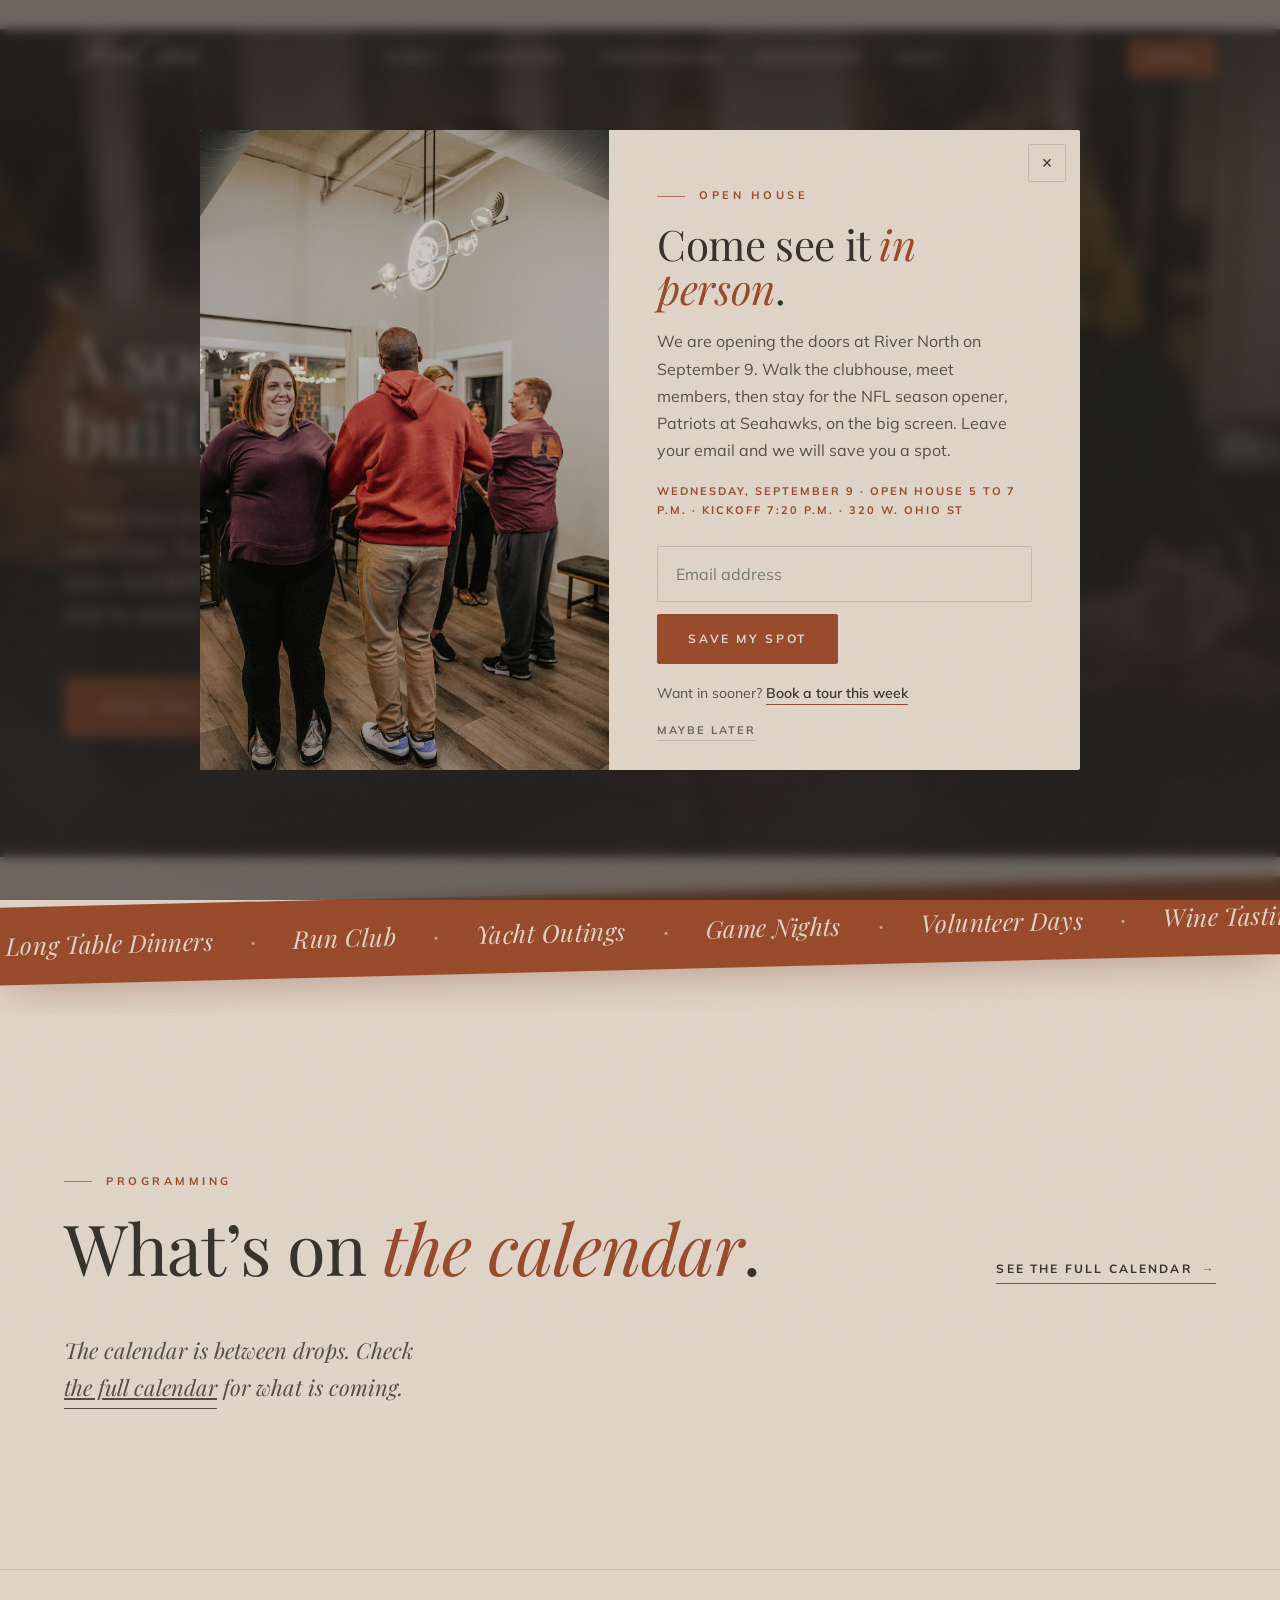
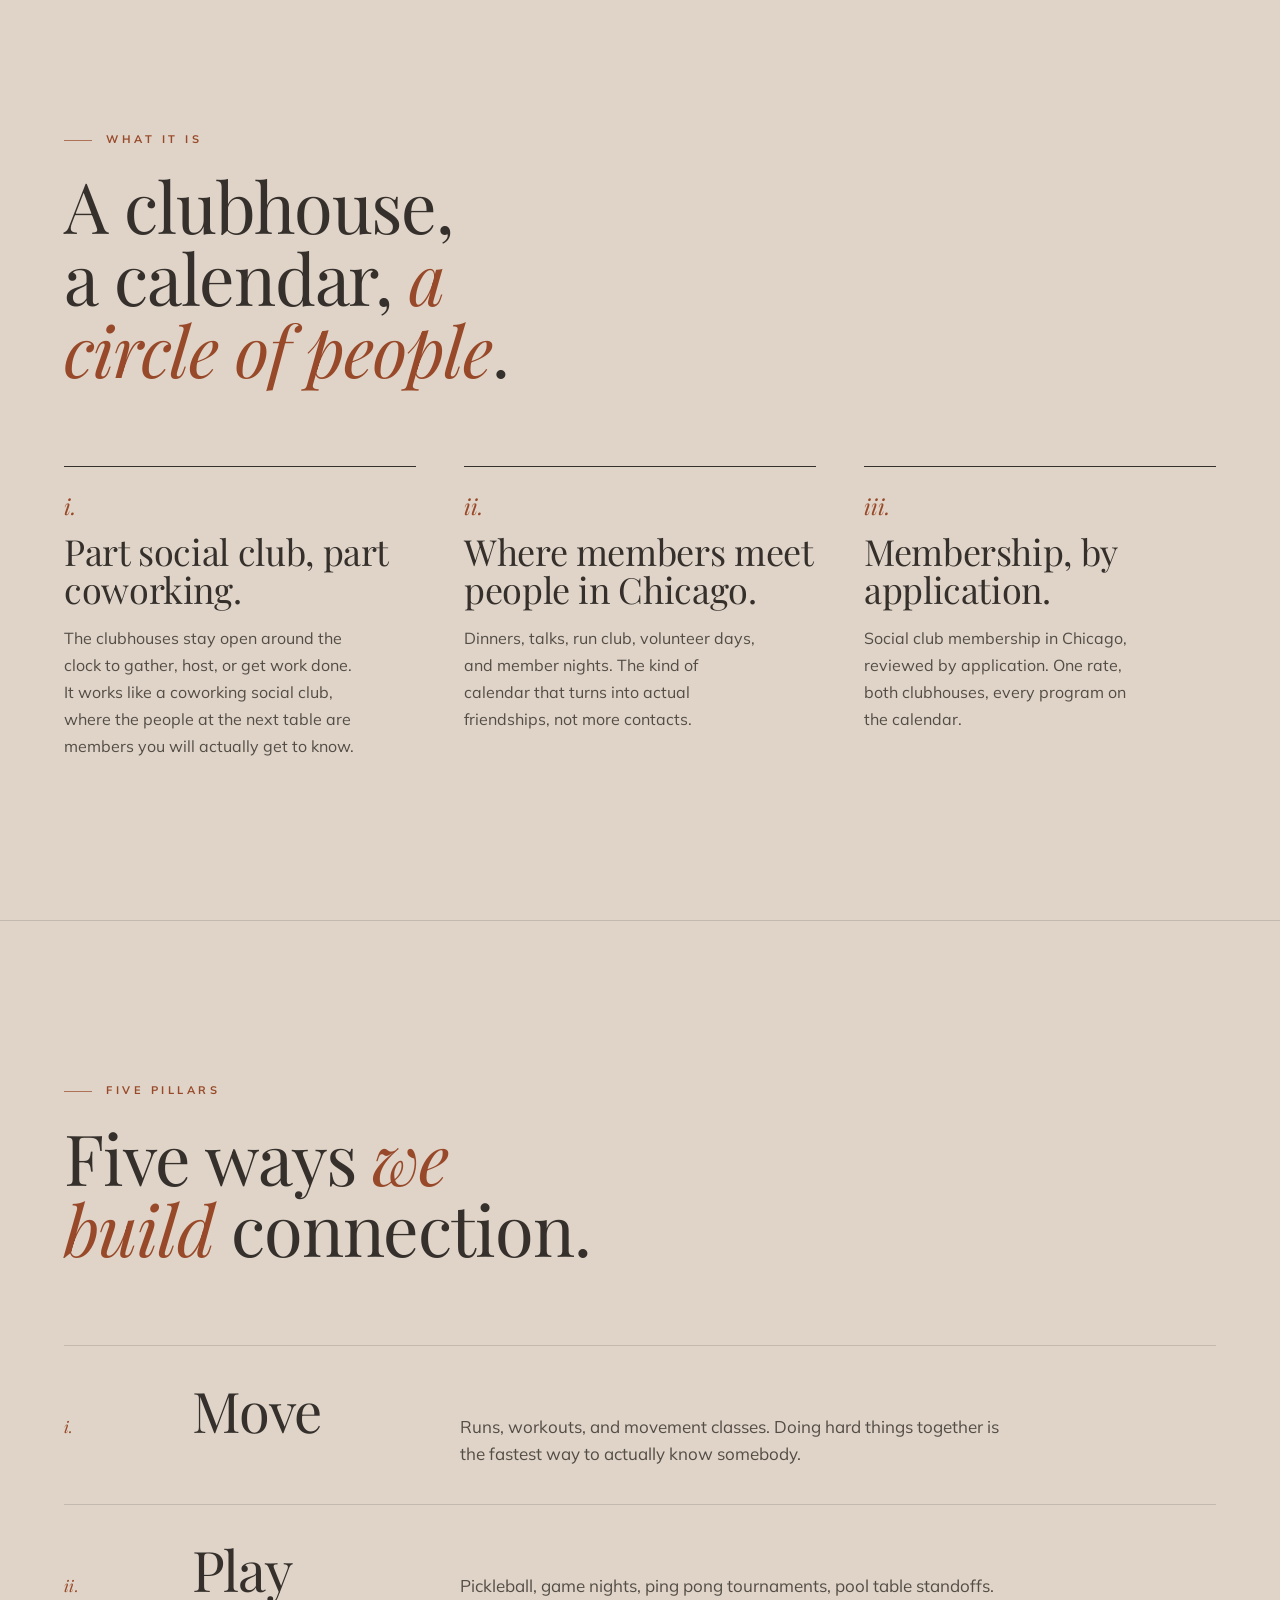
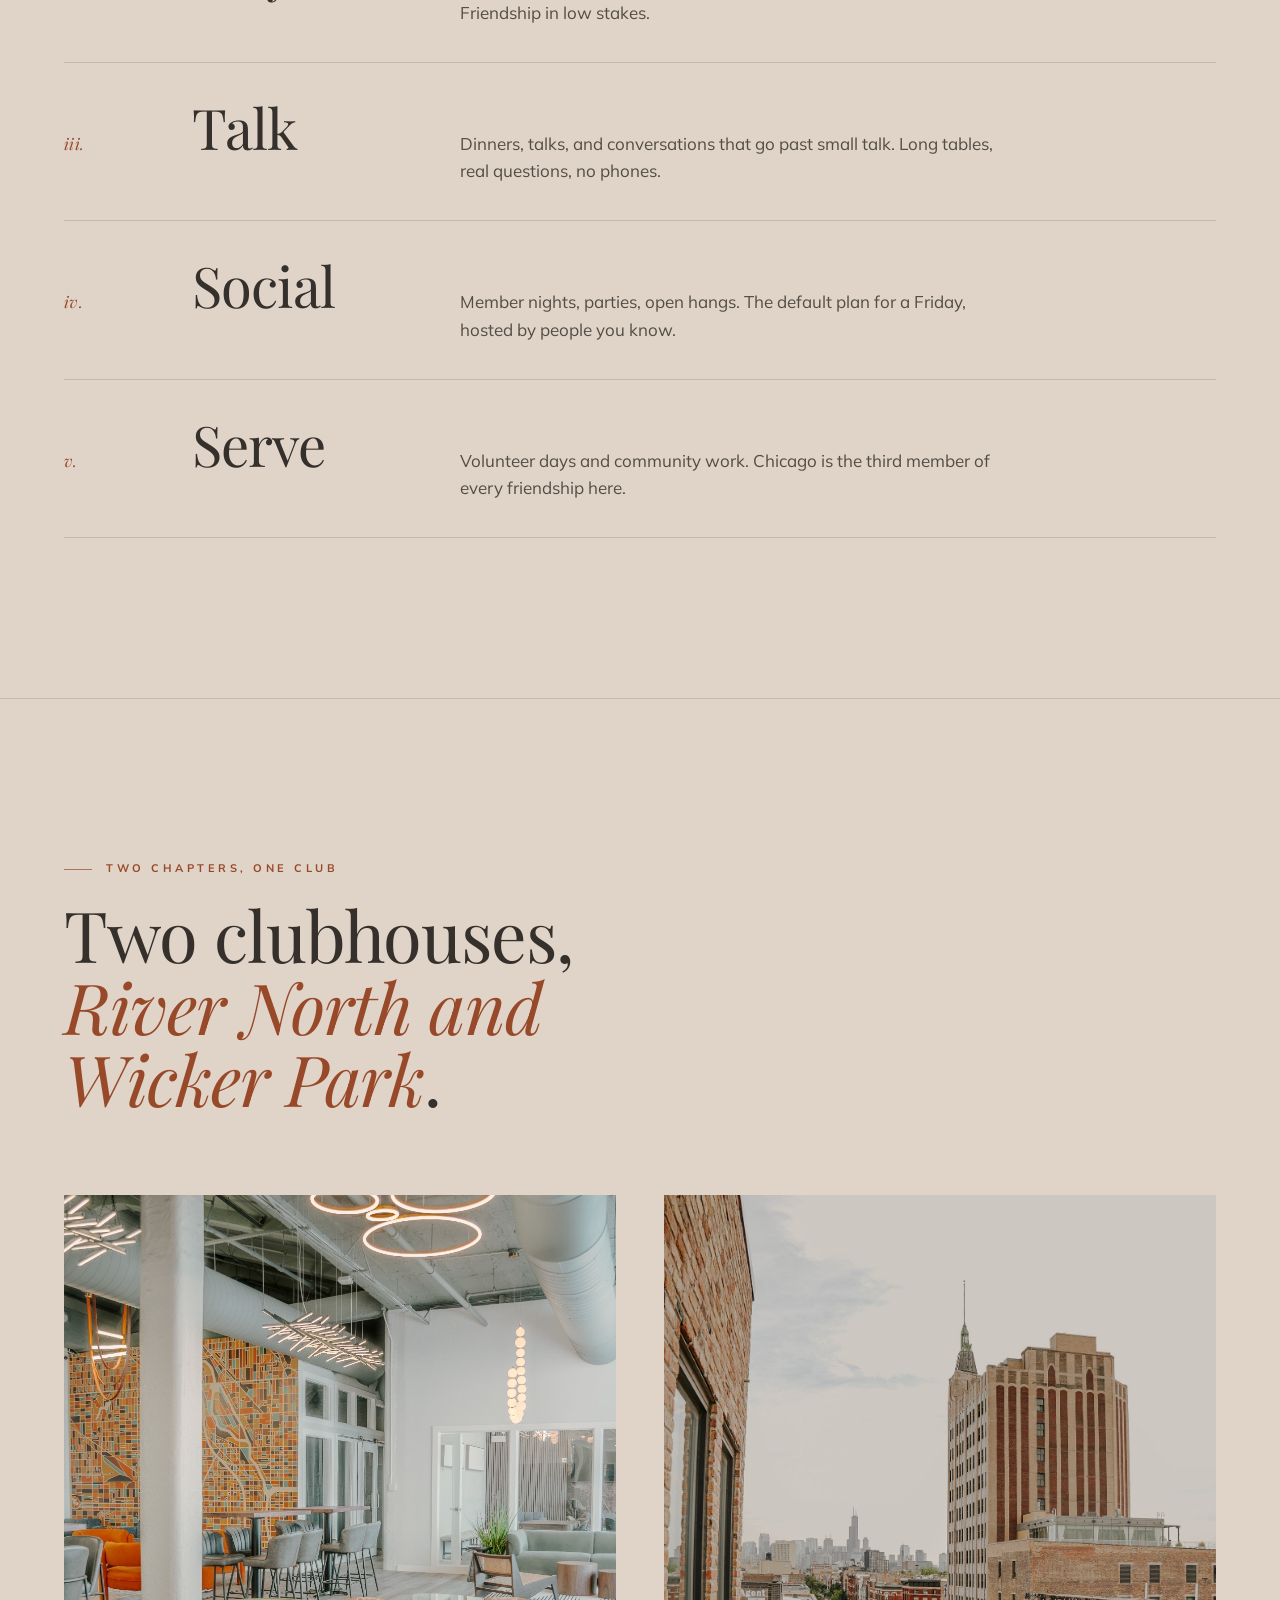
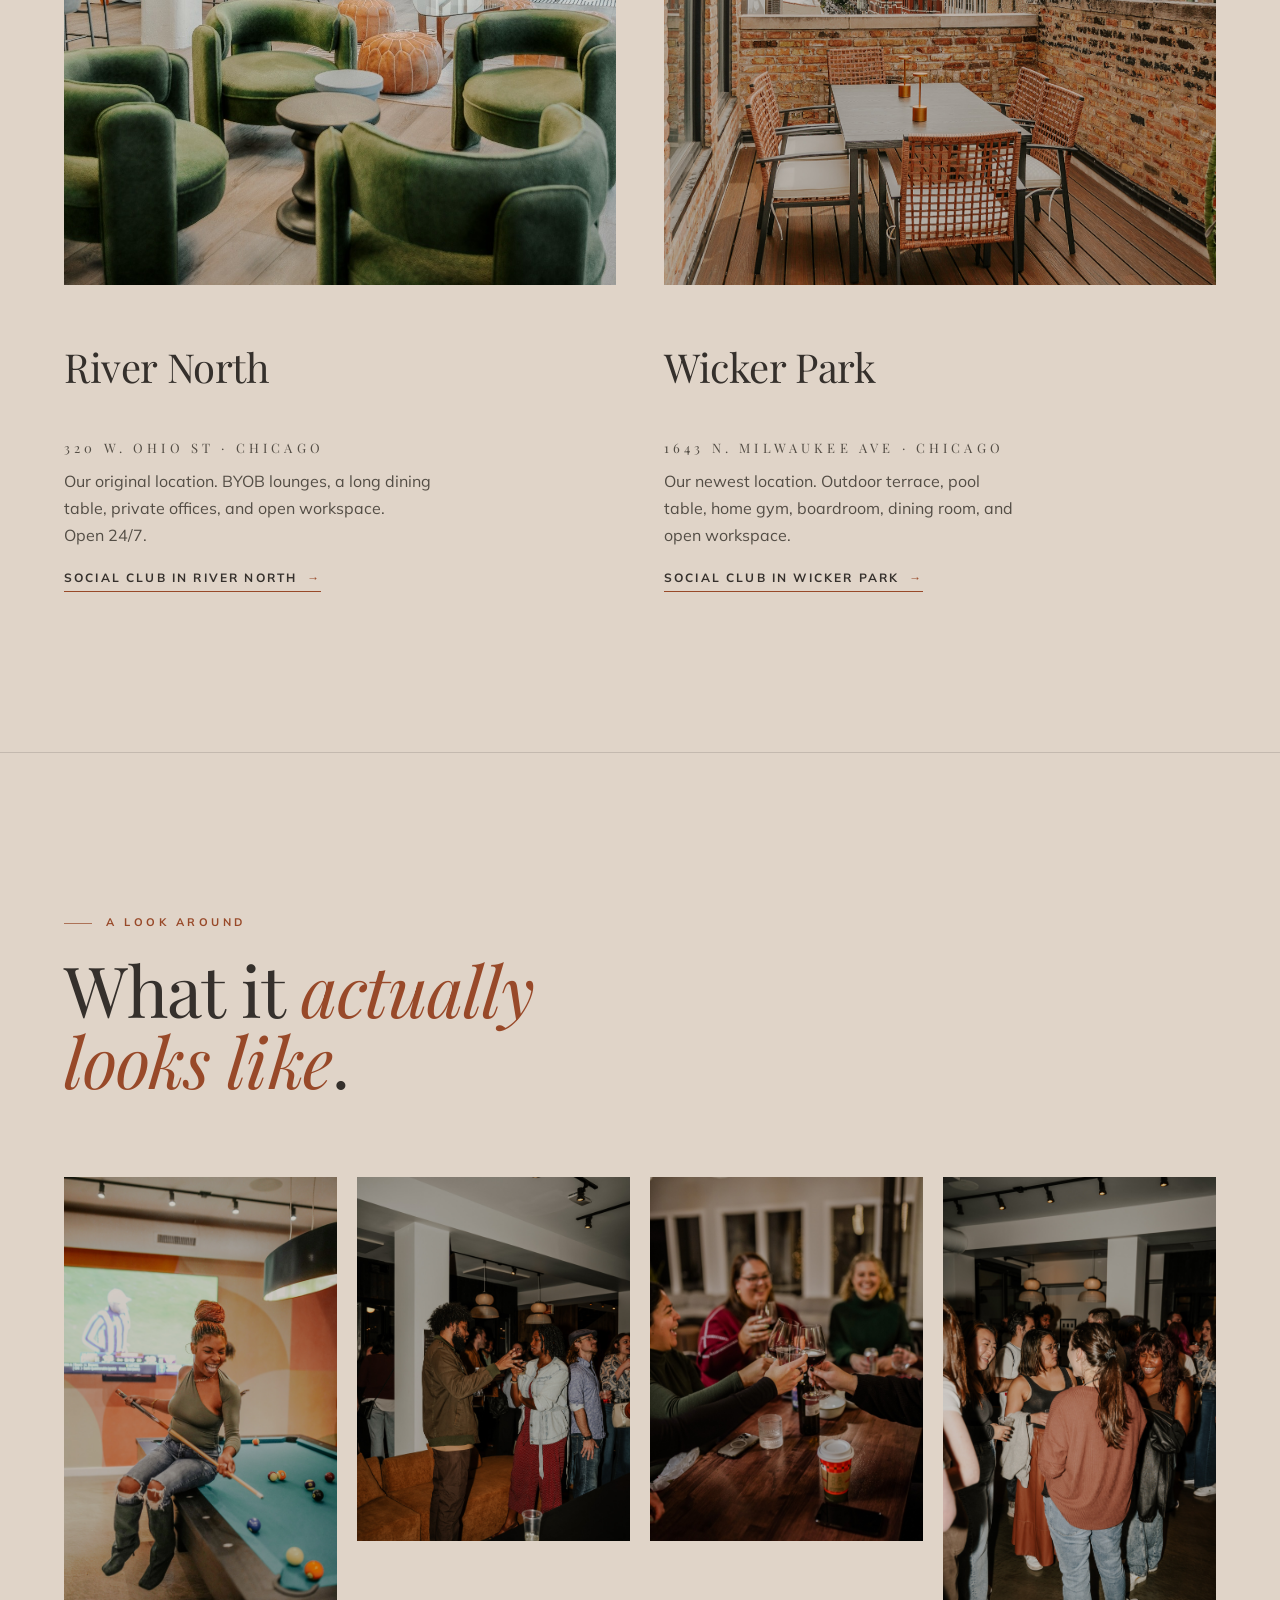
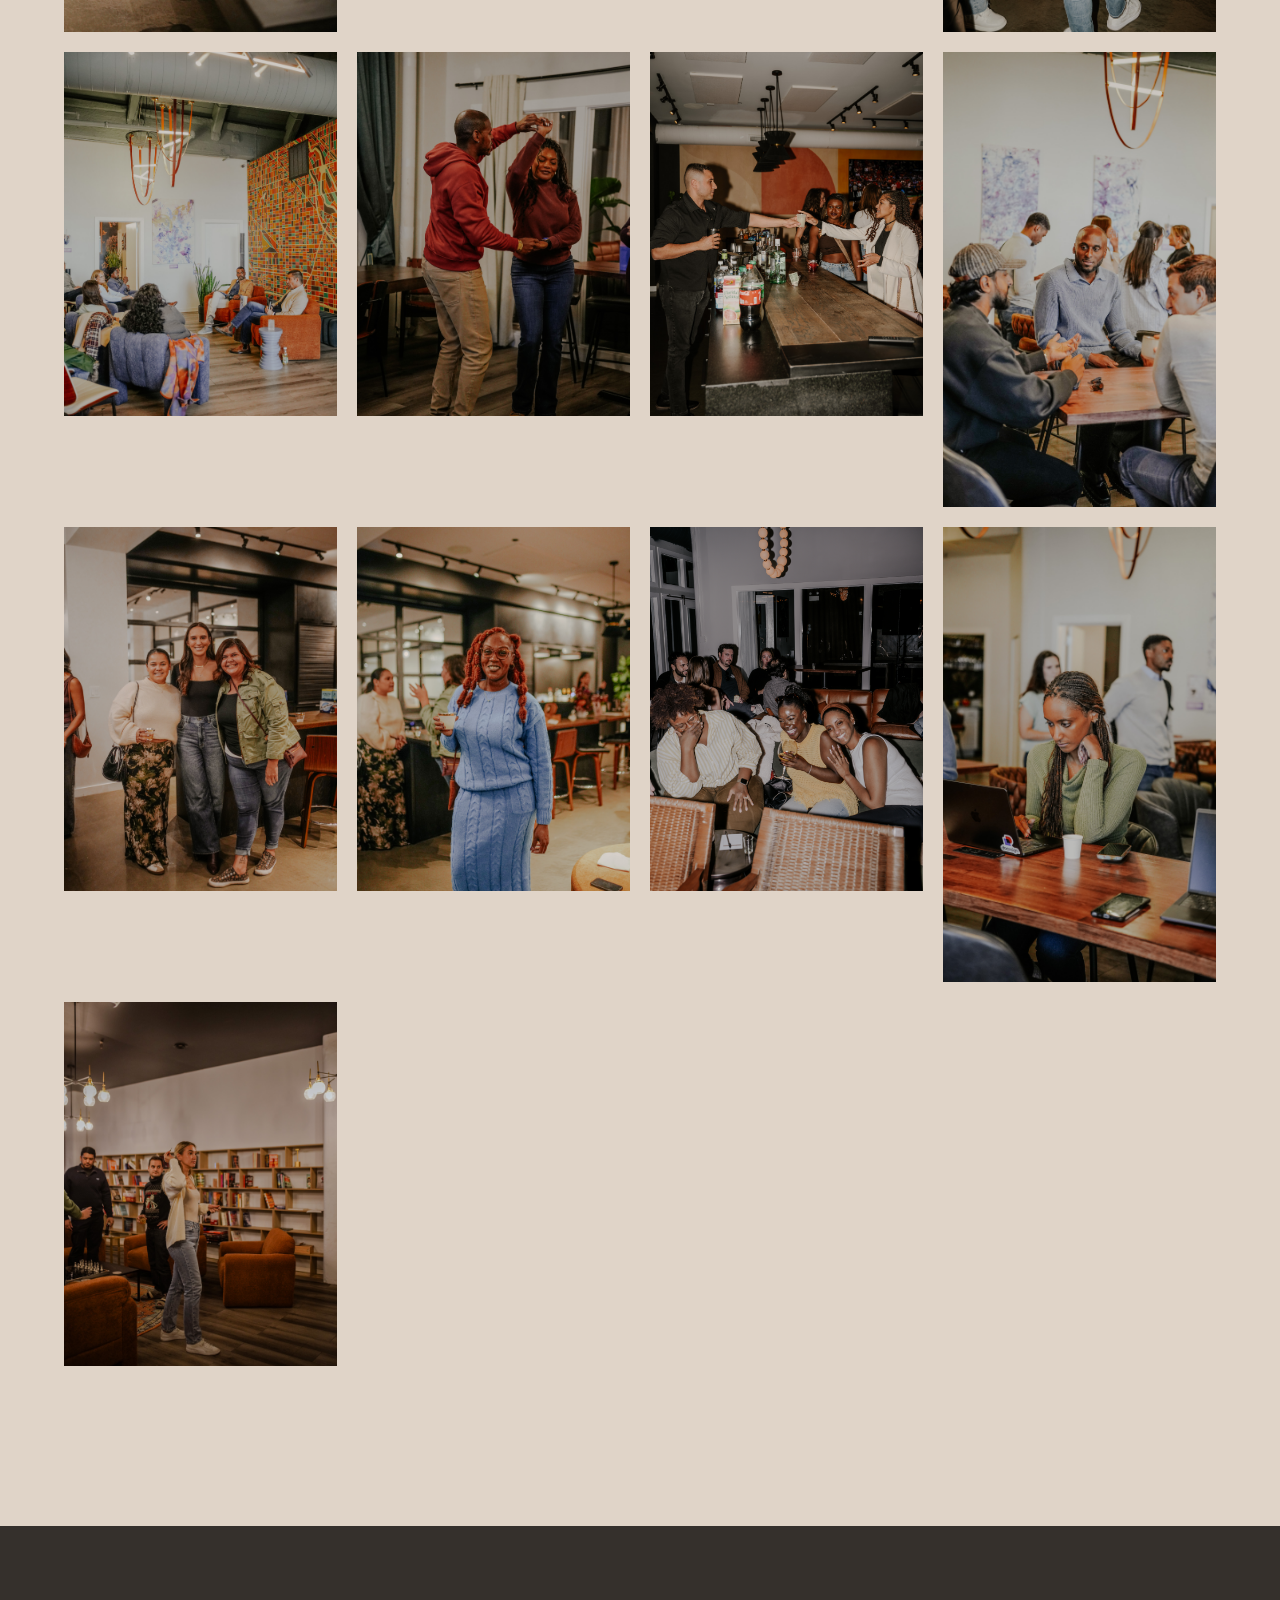
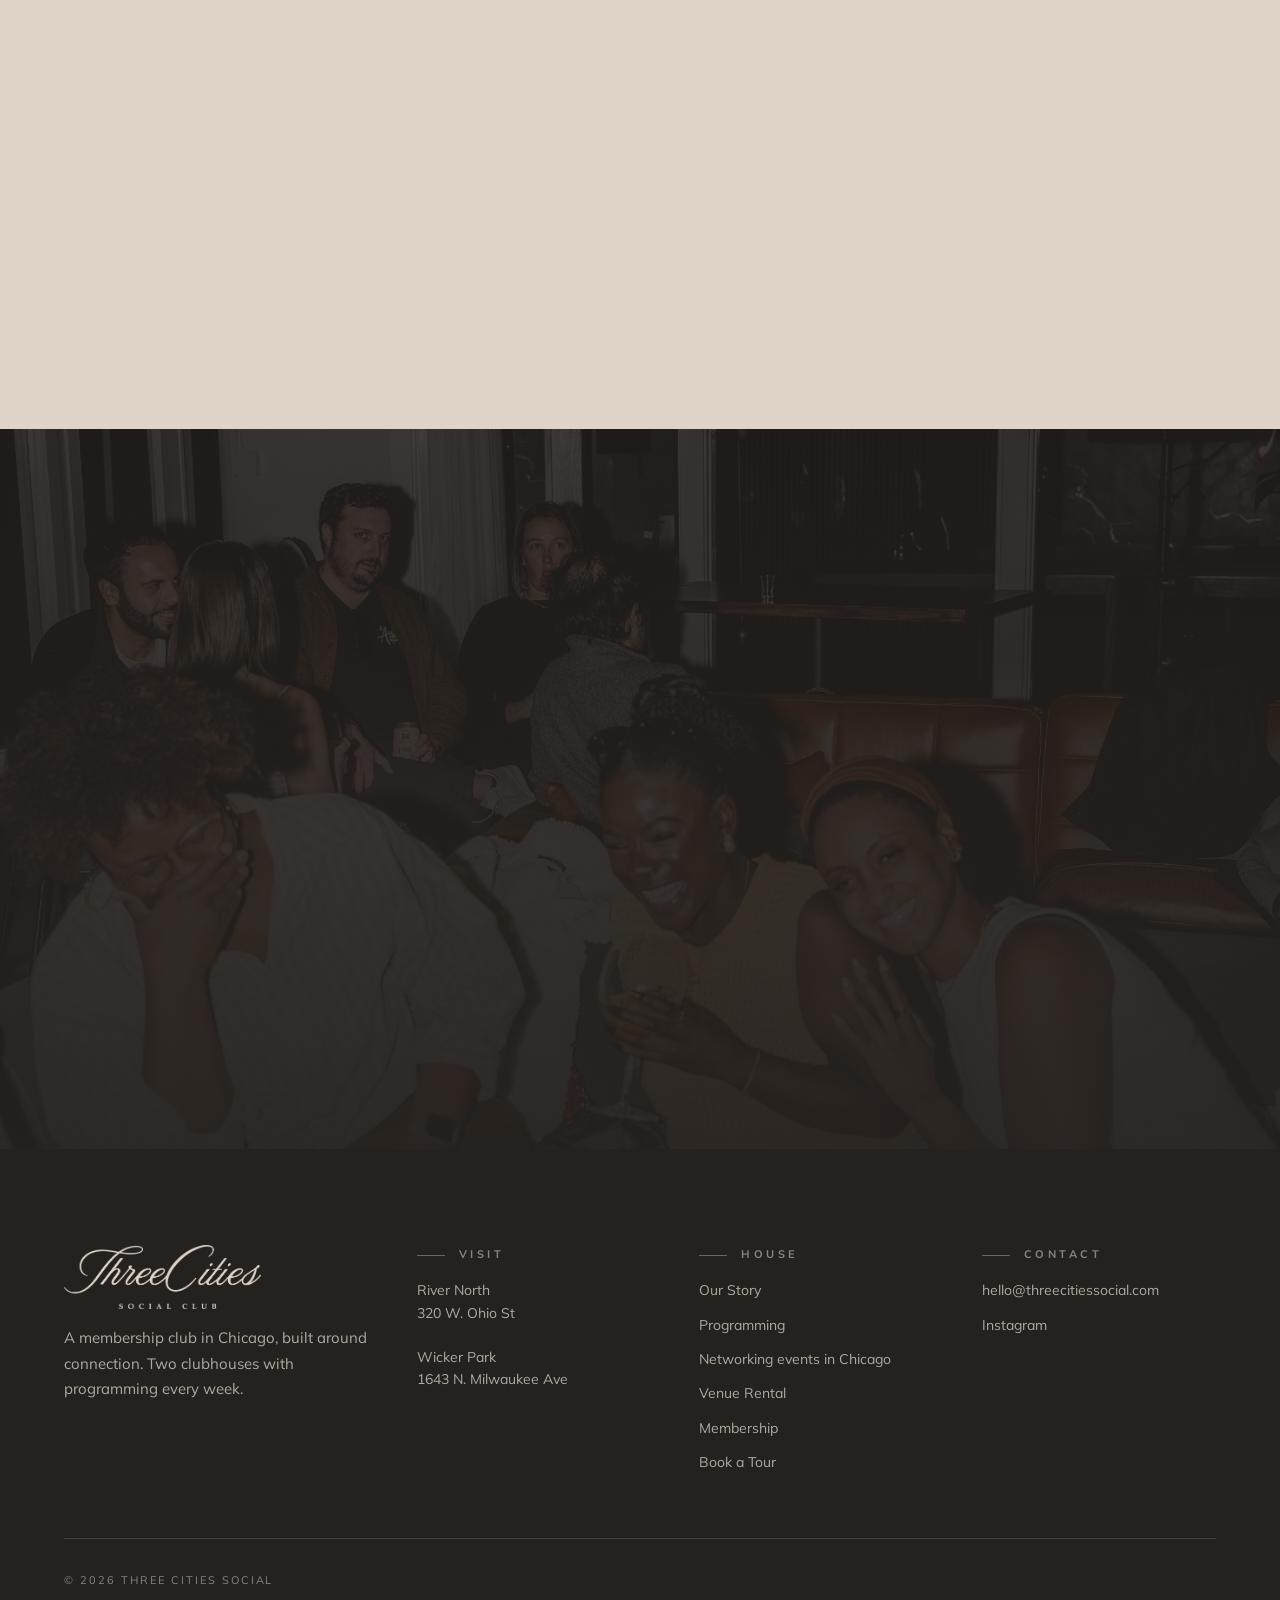
<file: site/index.html>
<!doctype html>
<html lang="en">
<head>
<meta charset="utf-8" />
<meta name="viewport" content="width=device-width, initial-scale=1, viewport-fit=cover" />
<title>Three Cities Social | A Social Club in Chicago for Real Friends</title>
<meta name="description" content="Three Cities Social is a social club in Chicago built around connection. Two clubhouses in River North and Wicker Park, programming every week. Apply to join." />
<!-- SEO -->
<link rel="canonical" href="https://threecitiessocial.com/" />
<meta property="og:type" content="website" />
<meta property="og:site_name" content="Three Cities Social" />
<meta property="og:url" content="https://threecitiessocial.com/" />
<meta property="og:title" content="Three Cities Social | A Social Club in Chicago for Real Friends" />
<meta property="og:description" content="Three Cities Social is a social club in Chicago built around connection. Two clubhouses in River North and Wicker Park, programming every week. Apply to join." />
<meta property="og:image" content="https://threecitiessocial.com/uploads/TC%20Nov%20Event-43.jpg" />
<meta name="twitter:card" content="summary_large_image" />
<meta name="twitter:title" content="Three Cities Social. A Membership Club in Chicago." />
<meta name="twitter:description" content="A community for adults who want real friends in Chicago. Two clubhouses, programming every week. Apply for membership." />
<meta name="twitter:image" content="https://threecitiessocial.com/uploads/TC%20Nov%20Event-43.jpg" />


<link rel="icon" type="image/png" href="../assets/icons/mark-black.png" />
<link rel="apple-touch-icon" href="../assets/icons/mark-black.png" />
<link rel="preconnect" href="https://fonts.googleapis.com" />
<link rel="preconnect" href="https://fonts.gstatic.com" crossorigin />
<link href="https://fonts.googleapis.com/css2?family=Playfair+Display:ital,wght@0,400;0,500;0,600;0,700;0,800;1,400;1,500&family=Mulish:wght@300;400;500;600;700;800&display=swap" rel="stylesheet" />
<link rel="stylesheet" href="styles.css" />

<style>
/* ====== Page-specific styles ====== */

/* Hero */
.hero {
  position: relative;
  min-height: 92svh;
  display: flex;
  isolation: isolate;
  overflow: hidden;
  background: var(--matte-black-deep);
  margin-top: -88px; /* slide hero up under the transparent nav */
}
.hero::before {
  content: "";
  position: absolute; top: 0; left: 0; right: 0;
  height: 140px;
  z-index: 3;
  pointer-events: none;
  background: linear-gradient(180deg, rgba(37,33,30,0.55) 0%, rgba(37,33,30,0) 100%);
}
.hero__media { position: absolute; inset: 0; z-index: 0; }
.hero__media img {
  position: absolute; inset: 0;
  width: 100%; height: 100%;
  object-fit: cover;
  object-position: center 35%;
  opacity: 0.85;
}
.hero__media::after {
  content: "";
  position: absolute; inset: 0;
  background:
    linear-gradient(180deg, rgba(37,33,30,0.30) 0%, rgba(37,33,30,0.20) 30%, rgba(37,33,30,0.78) 80%, rgba(37,33,30,0.96) 100%);
}
.hero__inner {
  position: relative;
  z-index: 2;
  width: 100%;
  display: flex; flex-direction: column; justify-content: flex-end;
  padding: 140px 22px 64px;
  max-width: var(--container);
  margin: 0 auto;
  color: var(--off-white);
}
@media (min-width: 720px)  { .hero__inner { padding: 180px 40px 96px; } }
@media (min-width: 1100px) { .hero__inner { padding: 200px 64px 120px; } }
.hero__eyebrow {
  font-family: var(--font-sans);
  font-weight: 700;
  font-size: 11px;
  letter-spacing: var(--tracking-widest);
  text-transform: uppercase;
  color: var(--off-white);
  display: inline-flex; align-items: center; gap: 14px;
  margin-bottom: 36px;
}
.hero__eyebrow::before {
  content: ""; width: 32px; height: 1px; background: var(--autumn-soft);
}
.hero__headline {
  color: var(--off-white);
  max-width: 22ch;
  font-size: clamp(40px, 5.5vw, 76px);
  line-height: 1.04;
}
.hero__headline em { color: var(--autumn-soft); font-style: italic; }
.hero__sub {
  margin-top: 36px;
  color: var(--fg-inverse-muted);
  max-width: 52ch;
  font-style: normal;
  font-family: var(--font-sans);
  font-weight: 400;
  font-size: clamp(17px, 1.7vw, 20px);
  line-height: 1.6;
}
.hero__actions {
  margin-top: 48px;
  display: flex; flex-wrap: wrap; gap: 14px;
  align-items: center;
}
.hero__caption {
  position: absolute;
  left: 22px; bottom: 24px;
  z-index: 3;
  font-size: 10px;
  letter-spacing: var(--tracking-wider);
  text-transform: uppercase;
  color: rgba(224,212,200,0.55);
  font-family: var(--font-sans);
  font-weight: 600;
  display: flex; align-items: center; gap: 12px;
}
@media (min-width: 720px) { .hero__caption { left: 40px; bottom: 32px; } }
.hero__caption::before {
  content: ""; width: 20px; height: 1px; background: rgba(224,212,200,0.4);
}

/* Story snippet */
.story-snippet {
  display: grid;
  grid-template-columns: 1fr;
  gap: 48px;
}
@media (min-width: 900px) {
  .story-snippet {
    grid-template-columns: 1fr 1.3fr;
    gap: 96px;
    align-items: start;
  }
}
.story-snippet__left { display: flex; flex-direction: column; gap: 24px; }
.story-snippet__right { display: flex; flex-direction: column; gap: 32px; }
.story-snippet__right p { font-size: 19px; line-height: 1.7; }
.story-snippet__right p + p { margin-top: 6px; }
.story-snippet .h-sub em { font-style: normal; color: var(--accent); font-weight: 400; }

/* What it is — three column */
.threecol {
  display: grid;
  gap: 32px;
  grid-template-columns: 1fr;
}
@media (min-width: 760px) { .threecol { grid-template-columns: repeat(3, 1fr); gap: 48px; } }
.facet {
  display: flex; flex-direction: column; gap: 16px;
  padding-top: 28px;
  border-top: 1px solid var(--line-strong);
}
.facet__num {
  font-family: var(--font-display);
  font-weight: 400;
  font-style: italic;
  font-size: 22px;
  color: var(--accent);
  line-height: 1;
}
.facet__title {
  font-family: var(--font-display);
  font-weight: 400;
  font-size: clamp(28px, 3vw, 36px);
  line-height: 1.05;
  letter-spacing: -0.01em;
  color: var(--fg);
  margin: 0;
}
.facet__copy { color: var(--fg-muted); font-size: 16px; max-width: 30ch; }

/* Five pillars */
.pillars { border-top: 1px solid var(--line); }
.pillar {
  display: grid;
  grid-template-columns: 1fr;
  gap: 10px;
  padding: 28px 0;
  border-bottom: 1px solid var(--line);
  align-items: start;
}
.pillar__index {
  font-family: var(--font-display);
  font-style: italic;
  font-weight: 400;
  font-size: 16px;
  color: var(--accent);
  letter-spacing: 0.02em;
}
.pillar__name {
  font-family: var(--font-display);
  font-weight: 400;
  font-size: clamp(34px, 7vw, 44px);
  line-height: 1;
  letter-spacing: -0.015em;
  color: var(--fg);
  margin: 0;
}
.pillar__copy {
  font-size: 16px;
  color: var(--fg-muted);
  max-width: 56ch;
  line-height: 1.6;
}
@media (min-width: 760px) {
  .pillar {
    grid-template-columns: 80px 220px 1fr;
    gap: 48px;
    align-items: baseline;
    padding: 36px 0;
  }
  .pillar__name { font-size: clamp(40px, 4.6vw, 56px); }
  .pillar__copy { font-size: 17px; }
}

/* Clubhouses preview */
.clubhouses {
  display: grid;
  grid-template-columns: 1fr;
  gap: 32px;
}
@media (min-width: 900px) {
  .clubhouses { grid-template-columns: 1fr 1fr; gap: 48px; }
}
.clubhouse { display: flex; flex-direction: column; gap: 22px; }
.clubhouse__photo {
  aspect-ratio: 4/5;
  position: relative;
  overflow: hidden;
  background: var(--ink-700);
  display: block;
  text-decoration: none;
  border: 0;
}
.clubhouse__photo img {
  position: absolute; inset: 0;
  width: 100%; height: 100%;
  object-fit: cover;
  transition: transform 720ms var(--ease-out);
}
.clubhouse:hover .clubhouse__photo img { transform: scale(1.025); }
.clubhouse__body { display: flex; flex-direction: column; gap: 10px; }
.clubhouse__name {
  font-family: var(--font-display);
  font-weight: 400;
  font-size: 40px;
  line-height: 1;
  letter-spacing: -0.01em;
  color: var(--fg);
}
.clubhouse__addr {
  font-family: var(--font-display);
  font-weight: 400;
  font-size: 13px;
  letter-spacing: var(--tracking-widest);
  text-transform: uppercase;
  color: var(--fg-muted);
}
.clubhouse__copy {
  font-size: 16px;
  color: var(--fg-muted);
  max-width: 38ch;
}

/* Testimonials */
.quotes {
  display: grid;
  grid-template-columns: 1fr;
  gap: 32px;
}
@media (min-width: 820px) { .quotes { grid-template-columns: repeat(3, 1fr); gap: 32px; } }
.quote {
  display: flex; flex-direction: column; gap: 28px;
  padding-top: 28px;
  border-top: 1px solid var(--line-inverse-strong);
}
.quote__text {
  font-family: var(--font-display);
  font-weight: 400;
  font-size: 24px;
  line-height: 1.35;
  color: var(--off-white);
  margin: 0;
  text-wrap: pretty;
  font-style: italic;
}
.quote__attr {
  display: flex; flex-direction: column; gap: 4px;
  font-size: 11px;
  letter-spacing: var(--tracking-wider);
  text-transform: uppercase;
  color: var(--fg-inverse-subtle);
  font-weight: 700;
  margin-top: auto;
}
.quote__name { color: var(--off-white); font-size: 12px; letter-spacing: var(--tracking-wider); }

/* This week ticker */
.ticker__head {
  display: flex; align-items: end; justify-content: space-between;
  gap: 24px; flex-wrap: wrap;
  margin-bottom: 48px;
}

/* Typographic event card (no photo, no meta line). Date + title only.
   Cards stretch to equal height so the three sit on a clean grid. */
.event-card--text {
  padding-top: 12px;
  min-height: 220px;
}
.event-card--text .event-card__body {
  padding: 40px 32px 44px;
  gap: 14px;
  justify-content: flex-start;
}
.event-card--text .event-card__day {
  font-size: 16px;
}
.event-card--text .event-card__title {
  font-size: clamp(30px, 3.2vw, 38px);
  line-height: 1.05;
}
.event-card__title a {
  color: inherit;
  text-decoration: none;
  border-bottom: 1px solid var(--accent);
  padding-bottom: 2px;
  transition: color 220ms;
}
.event-card__title a:hover { color: var(--accent); }
.event-card__rsvp {
  display: inline-flex;
  align-items: center;
  gap: 8px;
  font-family: var(--font-sans);
  font-weight: 700;
  font-size: 11px;
  letter-spacing: 0.18em;
  text-transform: uppercase;
  color: var(--accent);
  text-decoration: none;
  border: 0;
  margin-top: 14px;
  align-self: flex-start;
  transition: opacity 220ms;
}
.event-card__rsvp:hover { opacity: 0.7; }
.event-card__rsvp .arrow { transition: transform 280ms var(--ease-out); }
.event-card__rsvp:hover .arrow { transform: translateX(4px); }
@media (min-width: 760px) {
  .event-card--text { min-height: 260px; }
}

/* Programming cards — 3-column grid with photo at top.
   Mobile: 1 column. Tablet+: 3 columns. */
.event-grid {
  display: grid;
  grid-template-columns: 1fr;
  gap: 24px;
}
@media (min-width: 760px) {
  .event-grid { grid-template-columns: repeat(3, 1fr); gap: 32px; }
}
.event-card {
  display: flex; flex-direction: column;
  border: 1px solid var(--line);
  background: var(--bg-raised);
  transition: transform 320ms var(--ease-out), background 220ms;
}
.event-card:hover { transform: translateY(-2px); background: var(--paper-50); }
.event-card__photo {
  position: relative;
  aspect-ratio: 4/3;
  background: var(--ink-700);
  overflow: hidden;
}
.event-card__photo img {
  position: absolute; inset: 0;
  width: 100%; height: 100%;
  object-fit: cover;
  transition: transform 720ms var(--ease-out);
}
.event-card:hover .event-card__photo img { transform: scale(1.03); }
.event-card__photo--placeholder {
  display: flex; align-items: center; justify-content: center;
  background:
    radial-gradient(ellipse at 35% 35%, rgba(183,153,122,0.35) 0%, transparent 55%),
    linear-gradient(160deg, var(--matte-gold), var(--matte-black));
  color: var(--off-white);
  font-family: var(--font-display);
  font-style: italic;
  font-size: 14px;
  letter-spacing: 0.04em;
  text-align: center;
  padding: 16px;
  opacity: 0.85;
}
.event-card__body {
  padding: 24px 26px 28px;
  display: flex; flex-direction: column; gap: 12px;
  flex: 1;
}
.event-card__day {
  font-family: var(--font-display);
  font-style: italic;
  font-size: 18px;
  color: var(--accent);
}
.event-card__title {
  font-family: var(--font-display);
  font-weight: 400;
  font-size: 28px;
  line-height: 1.1;
  letter-spacing: -0.01em;
  color: var(--fg);
  margin: 0;
}
.event-card__copy {
  font-size: 14px;
  color: var(--fg-muted);
  line-height: 1.6;
}
.event-card__meta {
  display: flex; flex-wrap: wrap; gap: 6px 14px;
  font-family: var(--font-sans);
  font-weight: 700;
  font-size: 11px;
  letter-spacing: var(--tracking-wider);
  text-transform: uppercase;
  color: var(--fg-subtle);
  margin-top: auto;
  padding-top: 8px;
}
.event-card__meta span + span::before {
  content: "·"; margin-right: 12px; color: var(--fg-faint);
}

/* Gallery — vertical only. */
.gallery {
  display: grid;
  grid-template-columns: repeat(2, 1fr);
  gap: 12px;
  grid-auto-flow: dense;
}
@media (min-width: 760px)  { .gallery { grid-template-columns: repeat(4, 1fr); gap: 16px; } }
@media (min-width: 1100px) { .gallery { gap: 20px; } }
.gallery figure {
  margin: 0;
  overflow: hidden;
  position: relative;
  background: var(--ink-700);
  aspect-ratio: 3/4;
}
.gallery img {
  display: block;
  width: 100%; height: 100%;
  object-fit: cover;
  transition: transform 720ms var(--ease-out);
}
.gallery figure:hover img { transform: scale(1.03); }
/* Occasional taller portrait variant for rhythm. */
.gallery .g-tall { aspect-ratio: 3/5; }
@media (max-width: 759px) {
  .gallery .g-tall { aspect-ratio: 3/4; }
}

/* Membership */
.membership {
  display: grid;
  grid-template-columns: 1fr;
  gap: 56px;
  align-items: start;
}
@media (min-width: 880px) {
  .membership {
    grid-template-columns: 1.15fr 1fr;
    gap: 96px;
  }
}
.membership__left { display: flex; flex-direction: column; gap: 32px; }
.price {
  display: flex; align-items: baseline; gap: 8px;
  font-family: var(--font-display);
  font-weight: 300;
  color: var(--fg);
  letter-spacing: -0.02em;
}
.price__amount { font-size: clamp(80px, 12vw, 144px); line-height: 0.9; }
.price__unit {
  font-size: 18px; color: var(--fg-muted); letter-spacing: 0;
  font-family: var(--font-sans); font-weight: 400;
}
.price-couple {
  font-family: var(--font-sans);
  font-weight: 500;
  font-size: 12px;
  letter-spacing: var(--tracking-wider);
  text-transform: uppercase;
  color: var(--accent);
  margin-top: -8px;
}
.benefits {
  list-style: none;
  padding: 0; margin: 0;
  display: flex; flex-direction: column;
  border-top: 1px solid var(--line);
}
.benefits li {
  padding: 18px 0;
  border-bottom: 1px solid var(--line);
  font-size: 16px;
  color: var(--fg);
  display: flex; gap: 18px;
  align-items: baseline;
}
.benefits li .benefit-num {
  font-family: var(--font-display);
  font-style: italic;
  font-size: 14px;
  color: var(--accent);
  flex-shrink: 0;
  width: 22px;
}

/* Closing CTA */
.closer {
  position: relative;
  min-height: 80svh;
  display: flex;
  align-items: center; justify-content: center;
  isolation: isolate;
  overflow: hidden;
  background: var(--matte-black-deep);
  color: var(--off-white);
  text-align: center;
}
.closer__media { position: absolute; inset: 0; z-index: 0; }
.closer__media img {
  width: 100%; height: 100%; object-fit: cover; opacity: 0.45;
}
.closer__media::after {
  content: ""; position: absolute; inset: 0;
  background: linear-gradient(180deg, rgba(37,33,30,0.55), rgba(37,33,30,0.88));
}
.closer__inner {
  position: relative; z-index: 1;
  max-width: 760px;
  padding: 0 22px;
  display: flex; flex-direction: column; gap: 32px;
  align-items: center;
}
.closer .h-section { color: var(--off-white); }
.closer .h-section em { color: var(--autumn-soft); }
</style>
<script type="application/ld+json">{"@context":"https://schema.org","@type":"Organization","name":"Three Cities Social","alternateName":"Three Cities Social Club","url":"https://threecitiessocial.com","logo":"https://threecitiessocial.com/assets/logos/wordmark-wide-black.png","description":"A membership club in Chicago, built around real connection. Two clubhouses, programming every week.","sameAs":["https://instagram.com/threecitiessocial"],"location":[{"@type":"Place","name":"Three Cities Social - River North","address":{"@type":"PostalAddress","streetAddress":"320 W. Ohio St","addressLocality":"Chicago","addressRegion":"IL","postalCode":"60654","addressCountry":"US"}},{"@type":"Place","name":"Three Cities Social - Wicker Park","address":{"@type":"PostalAddress","streetAddress":"1643 N. Milwaukee Ave","addressLocality":"Chicago","addressRegion":"IL","postalCode":"60647","addressCountry":"US"}}],"contactPoint":{"@type":"ContactPoint","email":"hello@threecitiessocial.com","contactType":"Customer Service"}}</script>
<script type="application/ld+json">{"@context":"https://schema.org","@type":"Event","name":"Open House and NFL Kickoff Night","description":"Open house at the Three Cities Social River North clubhouse. Walk the space, meet members, then stay for the NFL season opener on the big screen. Open to the public.","startDate":"2026-09-09T17:00:00-05:00","endDate":"2026-09-09T22:00:00-05:00","eventAttendanceMode":"https://schema.org/OfflineEventAttendanceMode","eventStatus":"https://schema.org/EventScheduled","isAccessibleForFree":true,"image":"https://threecitiessocial.com/uploads/TC%20Nov%20Event-43.jpg","location":{"@type":"Place","name":"Three Cities Social - River North","address":{"@type":"PostalAddress","streetAddress":"320 W. Ohio St","addressLocality":"Chicago","addressRegion":"IL","postalCode":"60654","addressCountry":"US"}},"organizer":{"@type":"Organization","name":"Three Cities Social","url":"https://threecitiessocial.com"}}</script>
</head>
<body>

<!-- ============================== NAV ============================== -->
<header class="nav nav--over-hero" id="site-nav" data-screen-label="01 Nav">
  <div class="nav__inner">
    <a class="nav__brand wordmark wordmark--nav" href="index.html" aria-label="Three Cities Social home">
      <img class="nav__logo--dark"  src="../assets/logos/wordmark-wide-black.png" alt="Three Cities Social" />
      <img class="nav__logo--cream" src="../assets/logos/wordmark-wide-cream.png" alt="" aria-hidden="true" />
    </a>
    <nav class="nav__menu" aria-label="Primary">
      <a href="story.html">Story</a>
      <span class="nav__has-dropdown">
        <a href="locations.html">Locations</a>
        <span class="nav__dropdown">
          <a href="river-north.html">River North</a>
          <a href="wicker-park.html">Wicker Park</a>
        </span>
      </span>
      <span class="nav__has-dropdown">
        <a href="events.html">Programming</a>
        <span class="nav__dropdown">
          <a href="events.html">Calendar</a>
          <a href="networking-events-chicago.html">Networking Events</a>
        </span>
      </span>
      <a href="membership.html">Membership</a>
      <span class="nav__has-dropdown">
        <a href="host.html">Host</a>
        <span class="nav__dropdown">
          <a href="host.html">Venue Rental</a>
          <a href="host-a-dinner.html">Host a Dinner</a>
        </span>
      </span>
    </nav>
    <div class="nav__right">
      <a href="membership.html#apply" class="btn btn--accent nav__cta">Apply</a>
      <button class="nav__toggle" aria-label="Open menu" aria-expanded="false" data-toggle-drawer>
        <span></span>
      </button>
    </div>
  </div>
</header>

<!-- Mobile drawer -->
<aside class="nav__drawer" id="nav-drawer" aria-hidden="true">
  <button class="nav__drawer-close" aria-label="Close menu" data-close-drawer>&times;</button>
  <a href="story.html">Story</a>
  <a href="locations.html">Locations</a>
  <a href="river-north.html" class="nav__drawer-sub">River North</a>
  <a href="wicker-park.html" class="nav__drawer-sub">Wicker Park</a>
  <a href="events.html">Programming</a>
  <a href="networking-events-chicago.html" class="nav__drawer-sub">Networking Events</a>
  <a href="membership.html">Membership</a>
  <a href="host.html">Venue Rental</a>
  <a href="host-a-dinner.html" class="nav__drawer-sub">Host a Dinner</a>
  <a href="membership.html#apply" class="btn btn--accent">Apply for Membership</a>
</aside>

<!-- ============================== HERO ============================== -->
<section class="hero" id="top" data-screen-label="02 Hero">
  <div class="hero__media" aria-hidden="true">
    <img class="kenburns" src="../uploads/TC%20Nov%20Event-43.jpg" alt="Members raising glasses around a long table" />
  </div>

  <div class="hero__inner">
    <h1 class="h-display hero__headline js-split">
      A social club in Chicago, built for <em>real friendship</em>.
    </h1>
    <p class="hero__sub reveal" style="--delay: 160ms">
      Three Cities Social is a social club in Chicago built around connection. Two clubhouses, in River North and Wicker Park, open every day, with programming every week. It runs as an adult social club for people who want real friends, not more contacts.
    </p>
    <div class="hero__actions reveal" style="--delay: 240ms">
      <a href="membership.html#apply" class="btn btn--accent btn--lg">Apply for Membership <span class="arrow">→</span></a>
      <a href="story.html" class="btn btn--ghost-inverse btn--lg">Read Our Story</a>
    </div>
  </div>

  <!-- Hero caption removed per content cleanup. -->
</section>

<!-- ============================== RIBBON ============================== -->
<div class="ribbon-wrap" data-screen-label="02b Ribbon" aria-hidden="true">
  <div class="ribbon">
    <div class="ribbon__track">
      <div class="ribbon__set">
        <span>Long Table Dinners</span><span>Run Club</span><span>Yacht Outings</span><span>Game Nights</span><span>Volunteer Days</span><span>Wine Tastings</span><span>Poker Nights</span><span>Happy Hours</span><span>Mahjong Mornings</span><span>Member Parties</span>
      </div>
      <div class="ribbon__set">
        <span>Long Table Dinners</span><span>Run Club</span><span>Yacht Outings</span><span>Game Nights</span><span>Volunteer Days</span><span>Wine Tastings</span><span>Poker Nights</span><span>Happy Hours</span><span>Mahjong Mornings</span><span>Member Parties</span>
      </div>
    </div>
  </div>
</div>

<!-- ============================== STORY SNIPPET ============================== -->
<!-- Removed: the story now lives on /story.html so the homepage can earn its way to the CTA faster. -->

<!-- ============================== PROGRAMMING (dynamic) ============================== -->
<section class="section" id="programming" data-screen-label="08 Programming">
  <div class="shell">
    <div class="ticker__head reveal">
      <div class="lockup">
        <span class="eyebrow eyebrow--accent">Programming</span>
        <h2 class="h-section" style="margin-top: 14px;">What&rsquo;s on <em>the calendar</em>.</h2>
      </div>
      <a href="events.html" class="link-arrow">See the full calendar <span class="arrow">→</span></a>
    </div>

    <!-- Populated from events.js. Three upcoming events, one per pillar where possible. -->
    <div class="event-grid" id="home-programming"></div>
  </div>
</section>


<!-- ============================== WHAT IT IS ============================== -->
<section class="section section--rule" data-screen-label="04 What it is">
  <div class="shell">
    <div class="section__head reveal">
      <span class="eyebrow eyebrow--accent">What it is</span>
      <h2 class="h-section">A clubhouse, a calendar, <em>a circle of people</em>.</h2>
    </div>

    <div class="threecol">
      <article class="facet reveal">
        <span class="facet__num">i.</span>
        <h3 class="facet__title">Part social club, part coworking.</h3>
        <p class="facet__copy">The clubhouses stay open around the clock to gather, host, or get work done. It works like a coworking social club, where the people at the next table are members you will actually get to know.</p>
      </article>
      <article class="facet reveal" style="--delay: 100ms">
        <span class="facet__num">ii.</span>
        <h3 class="facet__title">Where members meet people in Chicago.</h3>
        <p class="facet__copy">Dinners, talks, run club, volunteer days, and member nights. The kind of calendar that turns into actual friendships, not more contacts.</p>
      </article>
      <article class="facet reveal" style="--delay: 200ms">
        <span class="facet__num">iii.</span>
        <h3 class="facet__title">Membership, by application.</h3>
        <p class="facet__copy">Social club membership in Chicago, reviewed by application. One rate, both clubhouses, every program on the calendar.</p>
      </article>
    </div>
  </div>
</section>

<!-- ============================== FIVE PILLARS ============================== -->
<section class="section section--rule" data-screen-label="05 Pillars">
  <div class="shell">
    <div class="section__head reveal">
      <span class="eyebrow eyebrow--accent">Five Pillars</span>
      <h2 class="h-section">Five ways <em>we build</em> connection.</h2>
    </div>

    <div class="pillars">
      <article class="pillar reveal">
        <div class="pillar__index">i.</div>
        <div class="pillar__name">Move</div>
        <p class="pillar__copy">Runs, workouts, and movement classes. Doing hard things together is the fastest way to actually know somebody.</p>
      </article>
      <article class="pillar reveal" style="--delay: 80ms">
        <div class="pillar__index">ii.</div>
        <div class="pillar__name">Play</div>
        <p class="pillar__copy">Pickleball, game nights, ping pong tournaments, pool table standoffs. Friendship in low stakes.</p>
      </article>
      <article class="pillar reveal" style="--delay: 160ms">
        <div class="pillar__index">iii.</div>
        <div class="pillar__name">Talk</div>
        <p class="pillar__copy">Dinners, talks, and conversations that go past small talk. Long tables, real questions, no phones.</p>
      </article>
      <article class="pillar reveal" style="--delay: 240ms">
        <div class="pillar__index">iv.</div>
        <div class="pillar__name">Social</div>
        <p class="pillar__copy">Member nights, parties, open hangs. The default plan for a Friday, hosted by people you know.</p>
      </article>
      <article class="pillar reveal" style="--delay: 320ms">
        <div class="pillar__index">v.</div>
        <div class="pillar__name">Serve</div>
        <p class="pillar__copy">Volunteer days and community work. Chicago is the third member of every friendship here.</p>
      </article>
    </div>
  </div>
</section>

<!-- ============================== CLUBHOUSES ============================== -->
<section class="section section--rule" id="clubhouses" data-screen-label="06 Clubhouses">
  <div class="shell">
    <div class="section__head reveal">
      <span class="eyebrow eyebrow--accent">Two Chapters, One Club</span>
      <h2 class="h-section">Two clubhouses, <em>River North and Wicker Park</em>.</h2>
    </div>

    <div class="clubhouses">
      <article class="clubhouse reveal">
        <a href="river-north.html" class="clubhouse__photo" aria-label="River North">
          <img src="../uploads/compressed_A7400003-HDR.jpg" alt="Inside the River North clubhouse, with the lounge and Chicago map mural" loading="lazy" />
        </a>
        <div class="clubhouse__body">
          <h3 class="clubhouse__name">River North</h3>
          <span class="clubhouse__addr">320 W. Ohio St &middot; Chicago</span>
          <p class="clubhouse__copy">Our original location. BYOB lounges, a long dining table, private offices, and open workspace. Open 24/7.</p>
          <a href="river-north.html" class="link-arrow" style="align-self:flex-start; margin-top:8px;">Social club in River North <span class="arrow">→</span></a>
        </div>
      </article>

      <article class="clubhouse reveal" style="--delay: 100ms">
        <a href="wicker-park.html" class="clubhouse__photo" aria-label="Wicker Park">
          <img src="../uploads/3%20Cities-077.jpg" alt="The outdoor terrace at the Wicker Park clubhouse with the Chicago skyline behind" loading="lazy" />
        </a>
        <div class="clubhouse__body">
          <h3 class="clubhouse__name">Wicker Park</h3>
          <span class="clubhouse__addr">1643 N. Milwaukee Ave &middot; Chicago</span>
          <p class="clubhouse__copy">Our newest location. Outdoor terrace, pool table, home gym, boardroom, dining room, and open workspace.</p>
          <a href="wicker-park.html" class="link-arrow" style="align-self:flex-start; margin-top:8px;">Social club in Wicker Park <span class="arrow">→</span></a>
        </div>
      </article>
    </div>
  </div>
</section>

<!-- ============================== GALLERY ============================== -->
<section class="section section--rule" data-screen-label="08b Gallery">
  <div class="shell">
    <div class="section__head reveal">
      <span class="eyebrow eyebrow--accent">A Look Around</span>
      <h2 class="h-section">What it <em>actually looks like</em>.</h2>
    </div>

    <!-- Curated, people-only. Vertical orientation only. No duplicates. -->
    <div class="gallery reveal">
      <figure class="g-tall"><img src="../uploads/3Cities%20Grand%20Opening-33.jpg" alt="Member laughing at the pool table" loading="lazy" /></figure>
      <figure><img src="../uploads/TC%20Happy%20Hour-17%20%281%29.jpg" alt="Two members in conversation" loading="lazy" /></figure>
      <figure><img src="../uploads/TC%20Nov%20Event-43.jpg" alt="Members raising glasses at a dinner" loading="lazy" /></figure>
      <figure class="g-tall"><img src="../uploads/TC%20Happy%20Hour-28%20%281%29.jpg" alt="Members mid-laugh at happy hour" loading="lazy" /></figure>

      <figure><img src="../uploads/TC-052.jpg" alt="A panel conversation with the Chicago mural behind" loading="lazy" /></figure>
      <figure><img src="../uploads/3Cities%202-11-85.jpg" alt="Two members dancing" loading="lazy" /></figure>
      <figure><img src="../uploads/TC%20Happy%20Hour-07.jpg" alt="A member ordering a drink at the bar" loading="lazy" /></figure>
      <figure class="g-tall"><img src="../uploads/TC-086.jpg" alt="Three members talking around a table" loading="lazy" /></figure>

      <figure><img src="../uploads/3Cities%20Grand%20Opening-45.jpg" alt="Three members together at the bar" loading="lazy" /></figure>
      <figure><img src="../uploads/3Cities%20Grand%20Opening-50.jpg" alt="A member in conversation" loading="lazy" /></figure>
      <figure><img src="../uploads/3cities_trivia-32.jpg" alt="Members laughing on the couch" loading="lazy" /></figure>
      <figure class="g-tall"><img src="../uploads/TC-095.jpg" alt="A member working on a laptop in the lounge" loading="lazy" /></figure>

      <figure><img src="../uploads/TC%20Nov%20Event-61%20%281%29.jpg" alt="A member throwing darts in the library" loading="lazy" /></figure>
    </div>
  </div>
</section>

<!-- ============================== TESTIMONIALS ============================== -->
<section class="section section--dark" data-screen-label="07 Testimonials">
  <div class="shell">
    <div class="section__head reveal">
      <span class="eyebrow eyebrow--inverse">Members</span>
      <h2 class="h-section" style="color: var(--off-white);">From people who <em>actually use it</em>.</h2>
    </div>

    <div class="quotes">
      <figure class="quote reveal">
        <blockquote class="quote__text">This is the only social club in Chicago that understands what it takes to build meaningful friendships. Perfect entry point for anyone curious. Perfect reset button for anyone needing a new second or third place.</blockquote>
        <figcaption class="quote__attr">
          <span class="quote__name">Umama K.</span>
          <span>Member &middot; December 2024</span>
        </figcaption>
      </figure>
      <figure class="quote reveal" style="--delay: 120ms">
        <blockquote class="quote__text">Joining Three Cities Social has been one of the best decisions I&rsquo;ve made. It&rsquo;s expanded my social circle, introduced me to new interests, and brought so much joy into my life. The events are fun, welcoming, and full of amazing people.</blockquote>
        <figcaption class="quote__attr">
          <span class="quote__name">Jacqui P.</span>
          <span>Member &middot; June 2025</span>
        </figcaption>
      </figure>
      <figure class="quote reveal" style="--delay: 240ms">
        <blockquote class="quote__text">I&rsquo;m in my 30s and recently moved from Atlanta. I tried a few other social clubs. This is the only one that delivers on the people, the experiences, and the spaces. The members share the same values, wanting to connect on a deeper level and enjoy everything Chicago has to offer.</blockquote>
        <figcaption class="quote__attr">
          <span class="quote__name">A recent member</span>
          <span>Atlanta to Chicago</span>
        </figcaption>
      </figure>
    </div>
  </div>
</section>


<!-- ============================== MEMBERSHIP ============================== -->
<section class="section section--rule" id="membership" data-screen-label="09 Membership">
  <div class="shell">
    <div class="section__head reveal">
      <span class="eyebrow eyebrow--accent">Membership</span>
      <h2 class="h-section">One membership. <em>Full access.</em></h2>
    </div>

    <div class="membership">
      <div class="membership__left reveal">
        <div class="price">
          <span class="price__amount">$249</span>
          <span class="price__unit">/ month</span>
        </div>
        <span class="price-couple">Couples &middot; $299 / month</span>
        <p class="p-large p-muted" style="max-width: 38ch;">
          One rate. Both clubhouses. Most programs on the calendar. No initiation fee. Month to month.
        </p>
        <div style="display:flex; gap:14px; flex-wrap:wrap; margin-top: 8px;">
          <a href="membership.html#apply" class="btn btn--accent btn--lg">Apply for Membership <span class="arrow">→</span></a>
          <a href="membership.html" class="btn btn--ghost btn--lg">See What is Included</a>
        </div>
      </div>

      <ul class="benefits reveal" style="--delay: 100ms">
        <li><span class="benefit-num">i.</span> Daily access to both clubhouses.</li>
        <li><span class="benefit-num">ii.</span> Most weekly programming included.</li>
        <li><span class="benefit-num">iii.</span> Bring two guests at any time, at no extra cost.</li>
        <li><span class="benefit-num">iv.</span> Member directory and intros.</li>
        <li><span class="benefit-num">v.</span> Host your own gatherings at the clubhouses.</li>
        <li><span class="benefit-num">vi.</span> Reciprocal access as we open in more cities.</li>
      </ul>
    </div>
  </div>
</section>

<!-- ============================== CLOSER ============================== -->
<section class="closer" data-screen-label="10 Closer">
  <div class="closer__media" aria-hidden="true">
    <img src="../uploads/3cities_trivia-32.jpg" alt="" data-parallax="0.35" />
  </div>
  <div class="closer__inner reveal">
    <span class="eyebrow eyebrow--inverse" style="color: rgba(246,240,226,0.8);">Come See It</span>
    <h2 class="h-section">Words can only do <em>so much</em>.</h2>
    <p class="lede lede--inverse" style="text-align: center; margin: 0 auto;">Apply for membership, or book a tour and meet the team in person.</p>
    <div style="display:flex; flex-wrap:wrap; gap:14px; justify-content:center; margin-top: 8px;">
      <a href="membership.html#apply" class="btn btn--accent btn--lg">Apply for Membership <span class="arrow">→</span></a>
      <a href="../join.html" class="btn btn--ghost-inverse btn--lg">Book a Tour</a>
    </div>
  </div>
</section>

<!-- ============================== FOOTER ============================== -->
<footer class="footer" data-screen-label="11 Footer">
  <div class="shell">
    <div class="footer__top">
      <div class="footer__brand">
        <a class="wordmark wordmark--footer" href="index.html" aria-label="Three Cities Social home">
          <img src="../assets/logos/wordmark-wide-cream.png" alt="Three Cities Social" />
        </a>
        <p>A membership club in Chicago, built around connection. Two clubhouses with programming every week.</p>
      </div>
      <div class="footer__col">
        <span class="eyebrow">Visit</span>
        <a href="locations.html#river-north">River North<br/>320 W. Ohio St</a>
        <a href="locations.html#wicker-park" style="margin-top: 10px;">Wicker Park<br/>1643 N. Milwaukee Ave</a>
      </div>
      <div class="footer__col">
        <span class="eyebrow">House</span>
        <a href="story.html">Our Story</a>
        <a href="events.html">Programming</a>
        <a href="networking-events-chicago.html">Networking events in Chicago</a>
        <a href="host.html">Venue Rental</a>
        <a href="membership.html">Membership</a>
        <a href="../join.html">Book a Tour</a>
      </div>
      <div class="footer__col">
        <span class="eyebrow">Contact</span>
        <a href="mailto:hello@threecitiessocial.com">hello@threecitiessocial.com</a>
        <a href="https://instagram.com/threecities.social" target="_blank" rel="noopener">Instagram</a>
      </div>
    </div>
    <div class="footer__bot">
      <span>&copy; 2026 Three Cities Social</span>
    </div>
  </div>
</footer>

<!-- ============================== CAPTURE MODAL ============================== -->
<div class="capture" id="capture-modal" role="dialog" aria-modal="true" aria-labelledby="capture-title" aria-hidden="true">
  <div class="capture__overlay" data-capture-close></div>
  <div class="capture__panel">
    <button class="capture__close" aria-label="Close" data-capture-close>&times;</button>
    <div class="capture__photo" aria-hidden="true">
      <img src="../uploads/3Cities%202-11-76.jpg" alt="" loading="lazy" />
    </div>
    <div class="capture__body">
      <span class="eyebrow eyebrow--accent">Open House</span>
      <h3 class="capture__title" id="capture-title">Come see it <em>in person</em>.</h3>
      <p class="capture__copy">We are opening the doors at River North on September 9. Walk the clubhouse, meet members, then stay for the NFL season opener, Patriots at Seahawks, on the big screen. Leave your email and we will save you a spot.</p>
      <p class="capture__detail">Wednesday, September 9 &middot; Open house 5 to 7 p.m. &middot; Kickoff 7:20 p.m. &middot; 320 W. Ohio St</p>
      <form class="signup" data-signup data-signup-name="Open House RSVP" data-signup-page="Homepage popup" novalidate>
        <div class="signup__row">
          <input type="email" name="email" placeholder="Email address" autocomplete="email" required aria-label="Email address" />
          <button class="btn btn--accent" type="submit">Save My Spot</button>
        </div>
        <p class="signup__done">You are on the list. See you September 9.</p>
      </form>
      <p class="capture__alt">Want in sooner? <a href="../join.html">Book a tour this week</a></p>
      <button class="capture__dismiss" data-capture-close>Maybe later</button>
    </div>
  </div>
</div>

<script>
(function () {
  'use strict';
  // Toggle the transparent-over-hero header state based on scroll position.
  // Solidifies once the user scrolls past ~80% of the hero height so the
  // transition completes before the nav lands on lighter content.
  var nav = document.getElementById('site-nav');
  var hero = document.querySelector('.hero');
  if (!nav || !hero) return;
  function update() {
    var threshold = hero.offsetHeight - 80;
    if (window.scrollY < threshold) nav.classList.add('nav--over-hero');
    else nav.classList.remove('nav--over-hero');
  }
  update();
  window.addEventListener('scroll', update, { passive: true });
  window.addEventListener('resize', update);
})();
</script>

<script src="events.js"></script>
<script>
(function () {
  'use strict';
  var root = document.getElementById('home-programming');
  var H = window.TCS_EVENT_HELPERS;
  if (!root || !H || !window.TCS_EVENTS) return;
  var picked = H.pickHomepage(new Date(), 3);

  function esc(s) {
    return String(s).replace(/[&<>"']/g, function (c) {
      return { '&':'&amp;','<':'&lt;','>':'&gt;','"':'&quot;',"'":'&#39;' }[c];
    });
  }
  var html = '';
  picked.forEach(function (e) {
    var d = H.parseDate(e);
    html += '<article class="event-card event-card--text">';
    html +=   '<div class="event-card__body">';
    html +=     '<span class="event-card__day">' + esc(H.dayName(d)) + ', ' + esc(H.monthName(d)) + ' ' + d.getDate() + '</span>';
    var titleHtml = e.rsvp
      ? '<a href="' + esc(e.rsvp) + '" target="_blank" rel="noopener">' + esc(e.title) + '.</a>'
      : esc(e.title) + '.';
    html +=     '<h3 class="event-card__title">' + titleHtml + '</h3>';
    if (e.rsvp) {
      html +=   '<a class="event-card__rsvp" href="' + esc(e.rsvp) + '" target="_blank" rel="noopener">RSVP via Luma <span class="arrow">→</span></a>';
    }
    html +=   '</div>';
    html += '</article>';
  });
  if (!html) html = '<p style="font-family: var(--font-display); font-style: italic; font-size: 22px; color: var(--fg-muted);">The calendar is between drops. Check <a href="events.html" class="link">the full calendar</a> for what is coming.</p>';
  root.innerHTML = html;
})();
</script>

<script>
(function () {
  'use strict';
  // Mobile drawer
  var drawer = document.getElementById('nav-drawer');
  var toggleBtn = document.querySelector('[data-toggle-drawer]');
  var closeBtn  = document.querySelector('[data-close-drawer]');
  function openDrawer()  { drawer.classList.add('is-open'); drawer.setAttribute('aria-hidden','false'); toggleBtn.setAttribute('aria-expanded','true'); document.body.style.overflow='hidden'; }
  function closeDrawer() { drawer.classList.remove('is-open'); drawer.setAttribute('aria-hidden','true'); toggleBtn.setAttribute('aria-expanded','false'); document.body.style.overflow=''; }
  if (toggleBtn) toggleBtn.addEventListener('click', openDrawer);
  if (closeBtn)  closeBtn.addEventListener('click', closeDrawer);
  drawer.querySelectorAll('a').forEach(function (a) { a.addEventListener('click', closeDrawer); });
  document.addEventListener('keydown', function (e) {
    if (e.key === 'Escape' && drawer.classList.contains('is-open')) closeDrawer();
  });

  // Reveal on scroll
  if ('IntersectionObserver' in window) {
    var io = new IntersectionObserver(function (entries) {
      entries.forEach(function (entry) {
        if (entry.isIntersecting) {
          entry.target.classList.add('is-in');
          io.unobserve(entry.target);
        }
      });
    }, { threshold: 0.12, rootMargin: '0px 0px -40px 0px' });
    document.querySelectorAll('.reveal').forEach(function (el) { io.observe(el); });
  } else {
    document.querySelectorAll('.reveal').forEach(function (el) { el.classList.add('is-in'); });
  }
})();
</script>
<script src="site.js"></script>

</body>
</html>
</file>
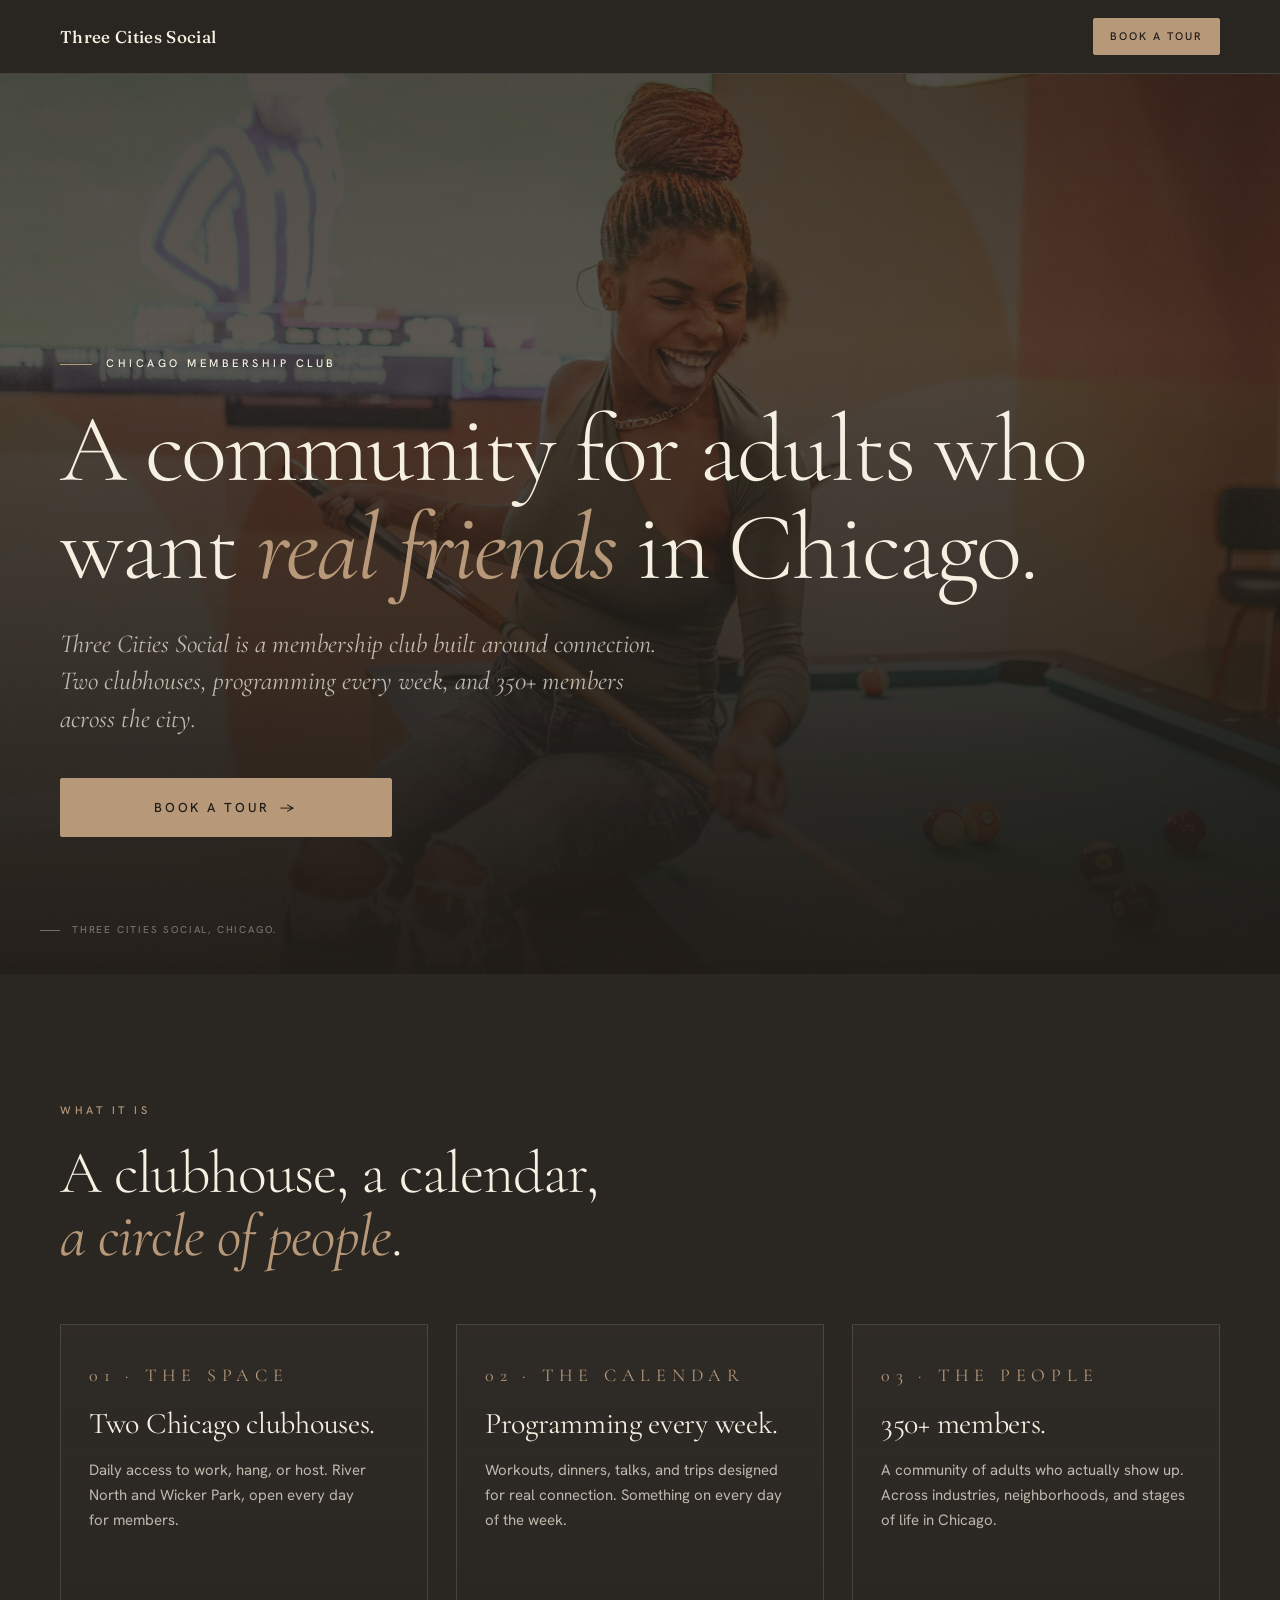
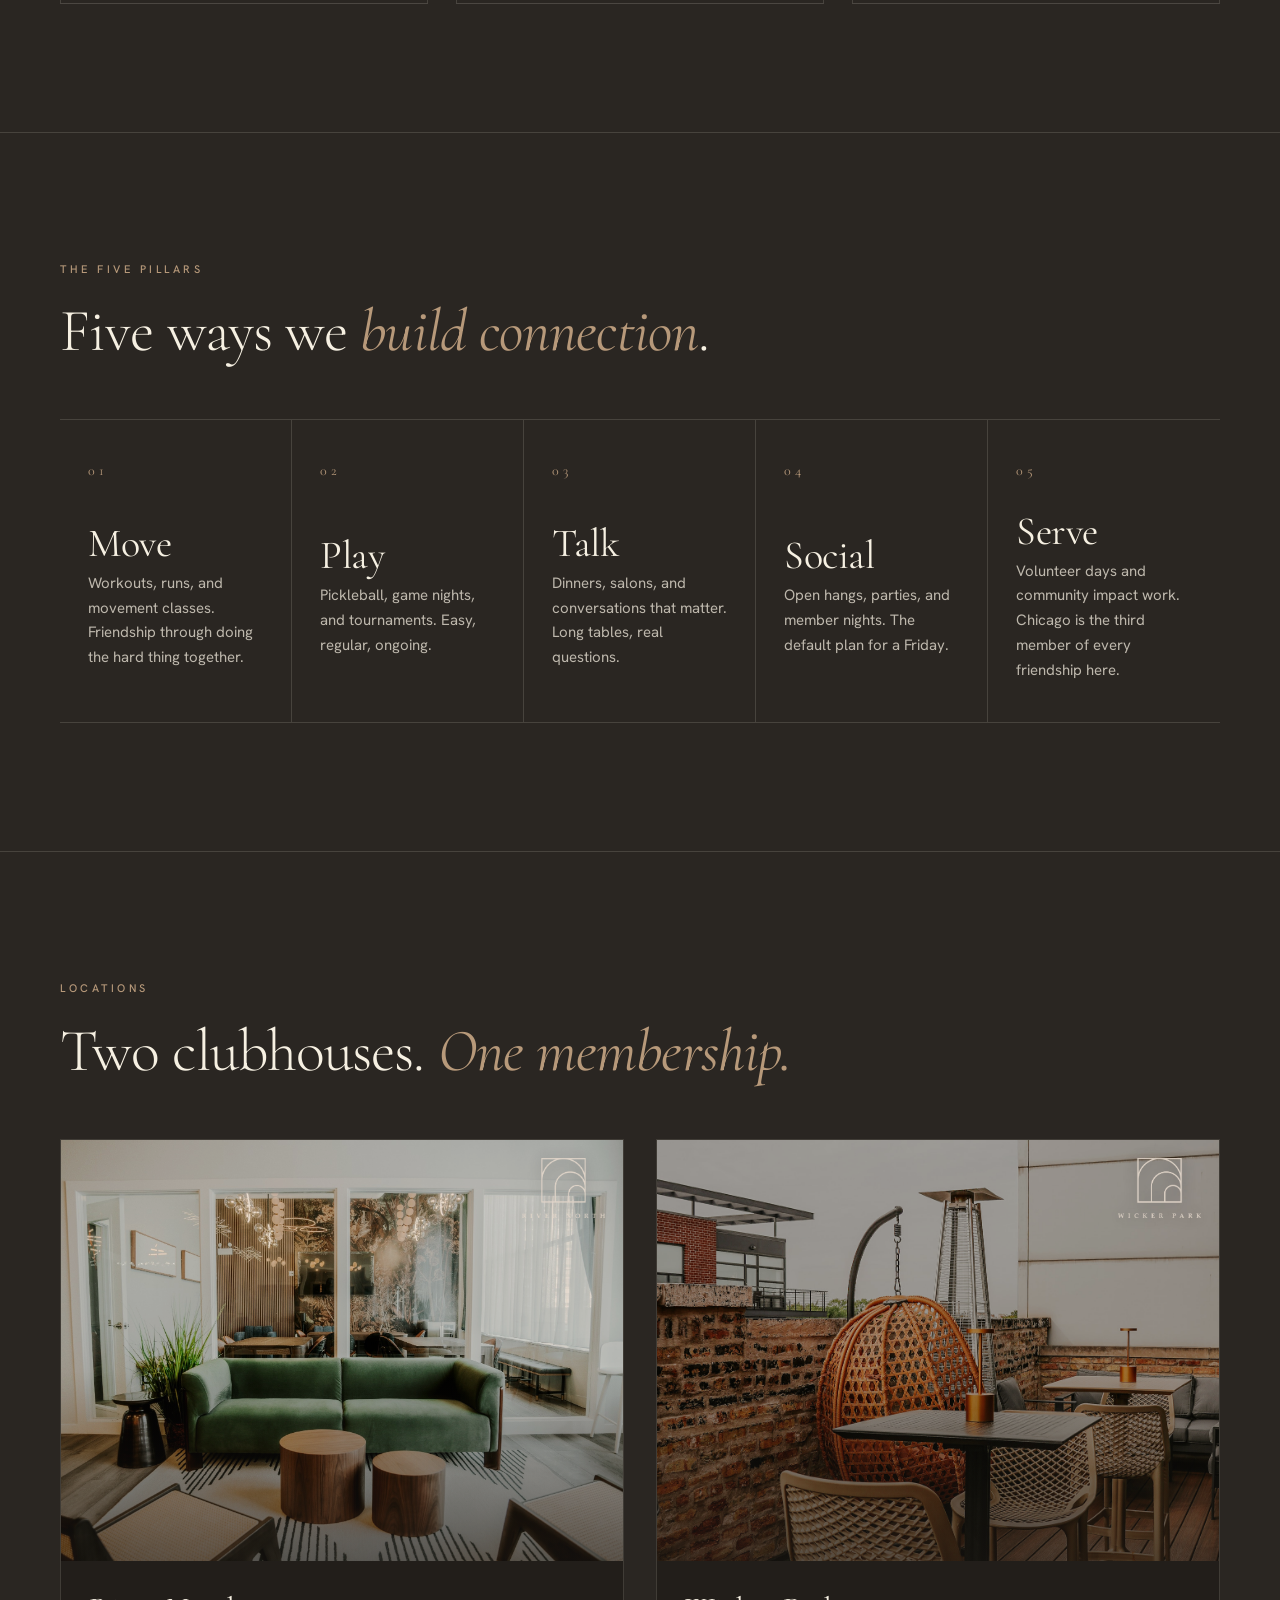
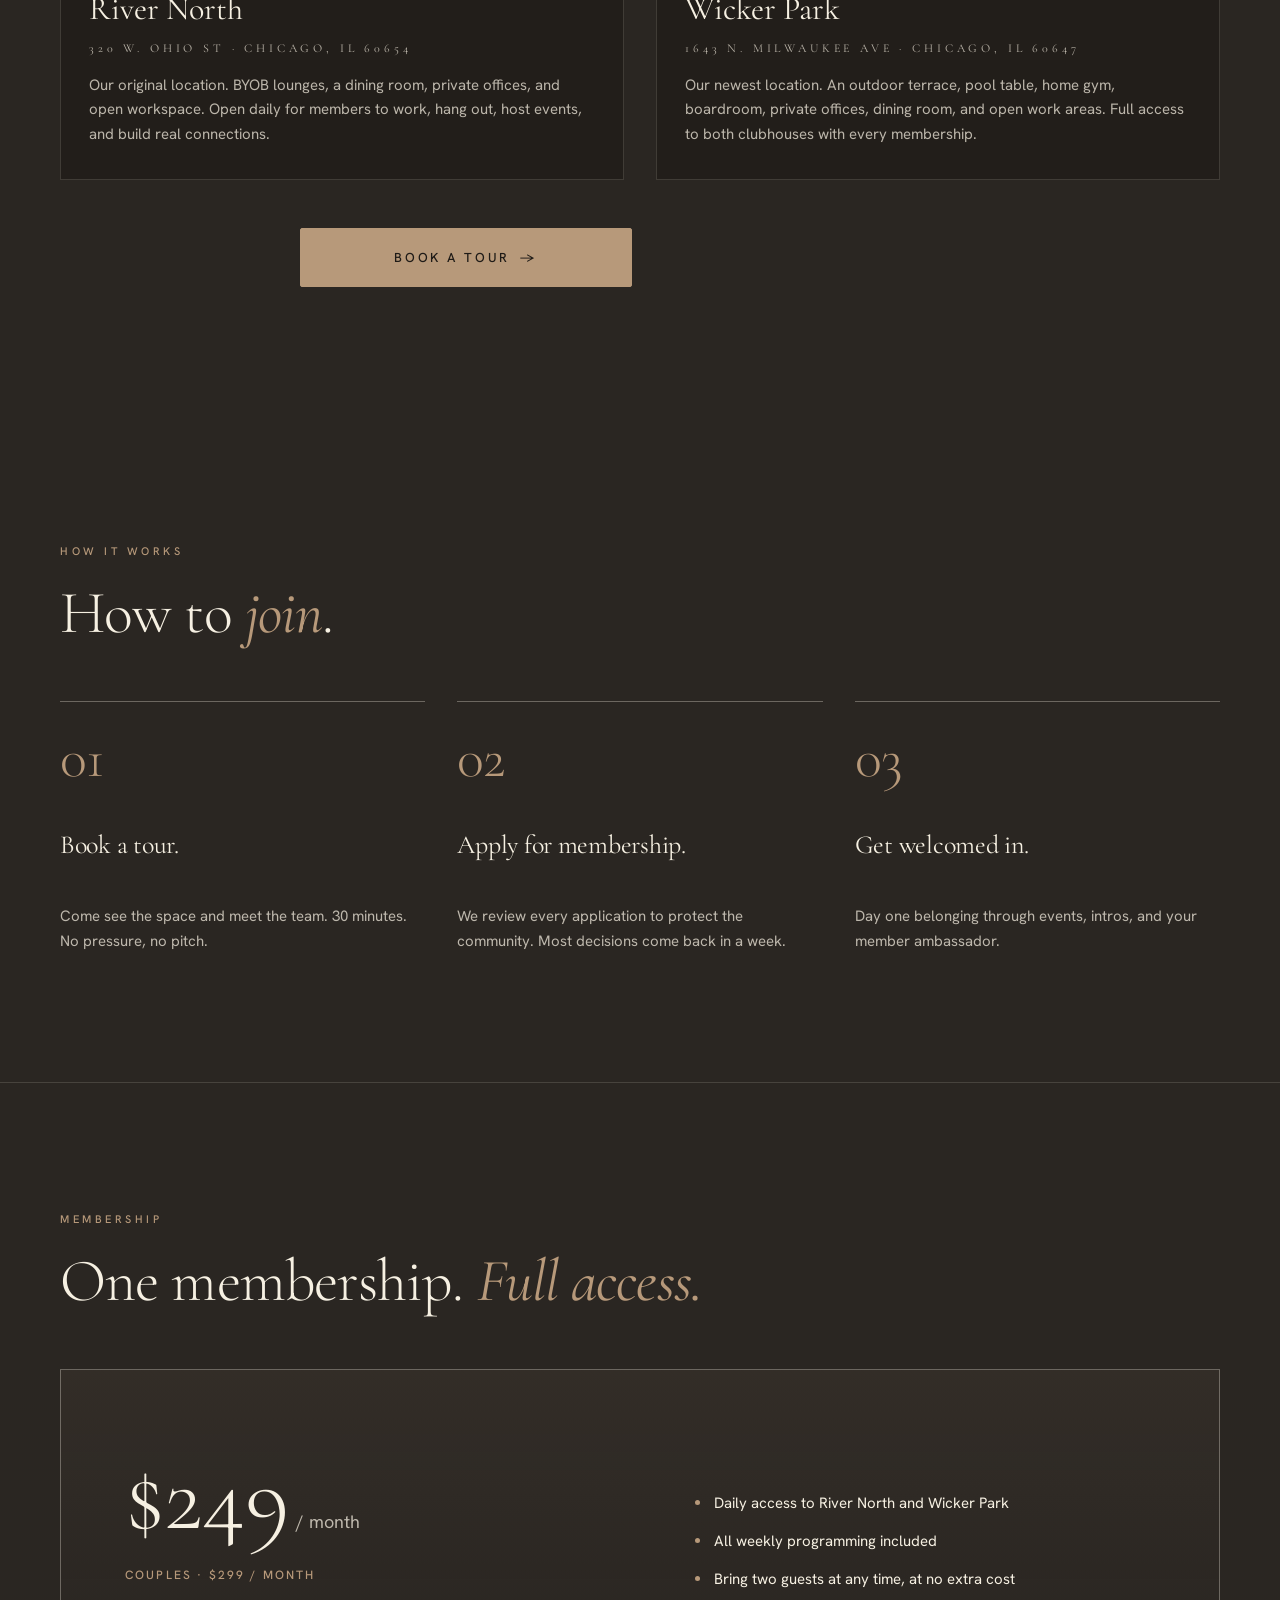
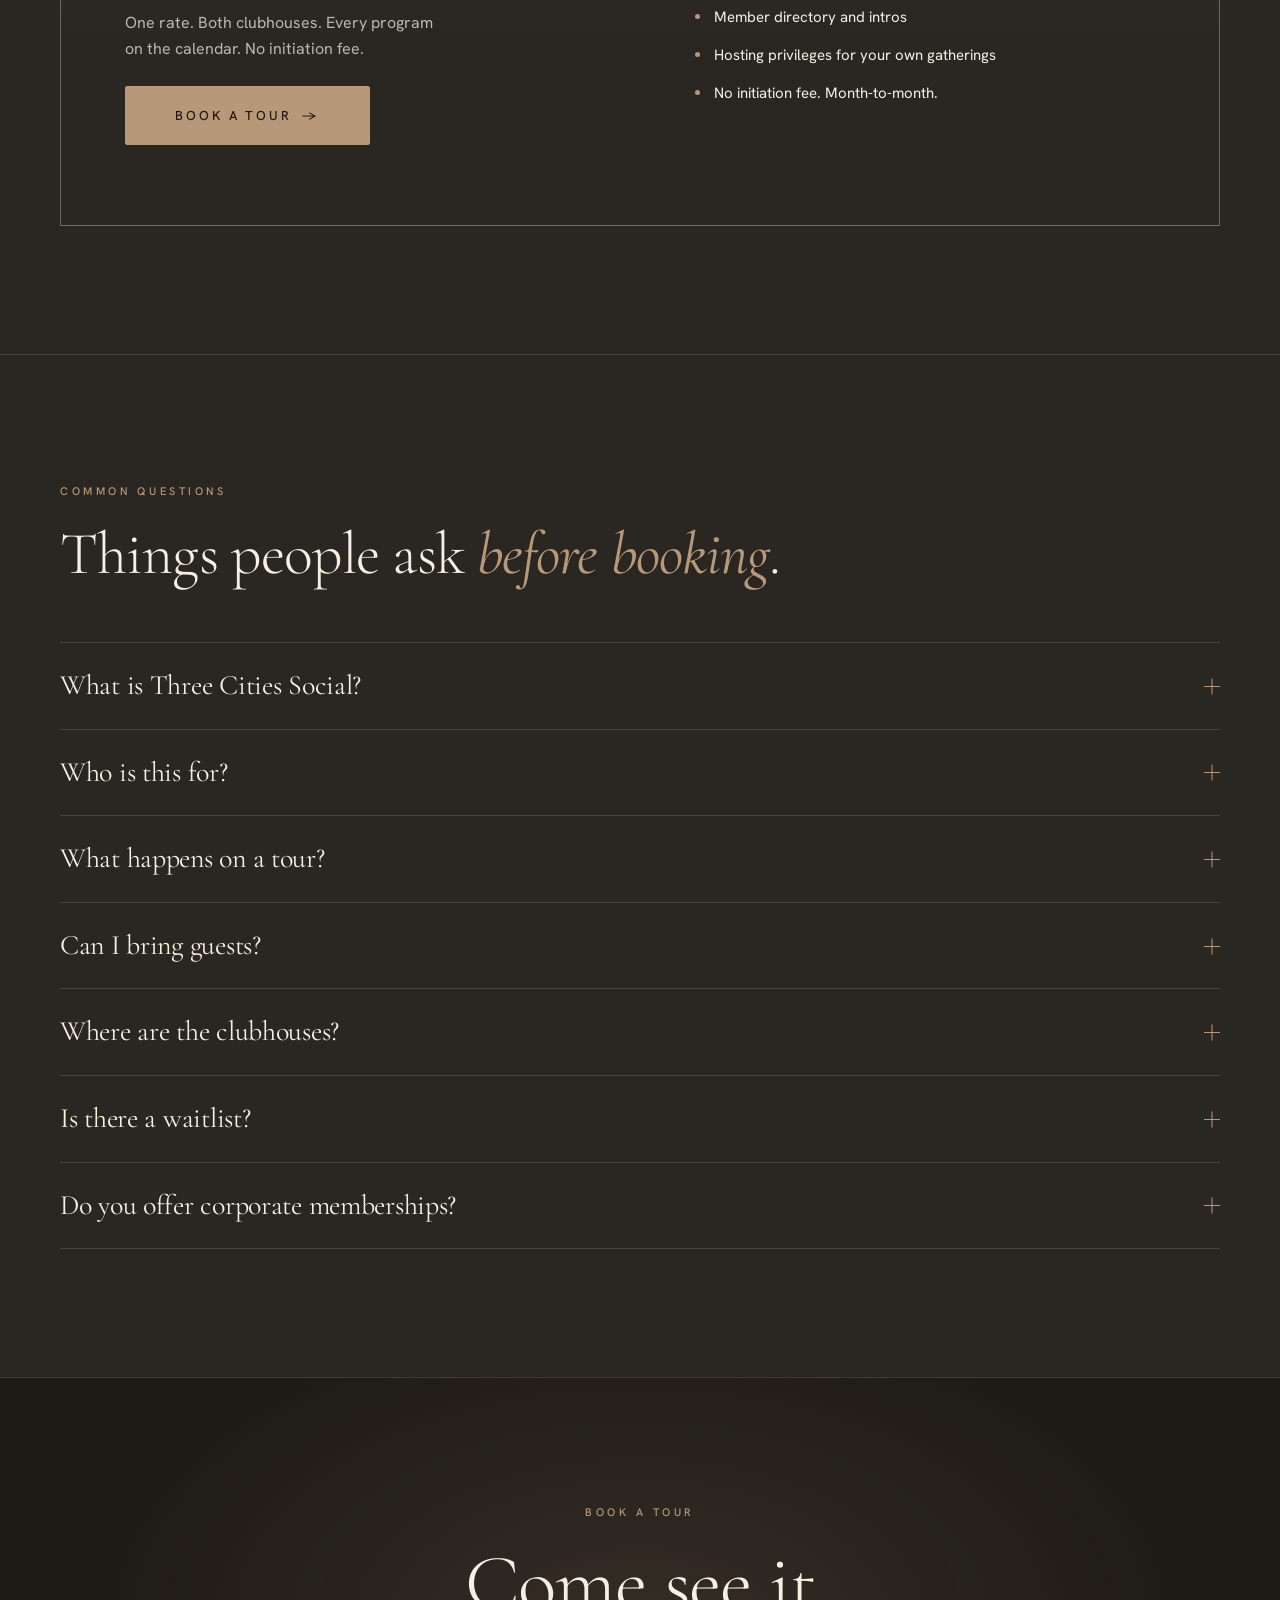
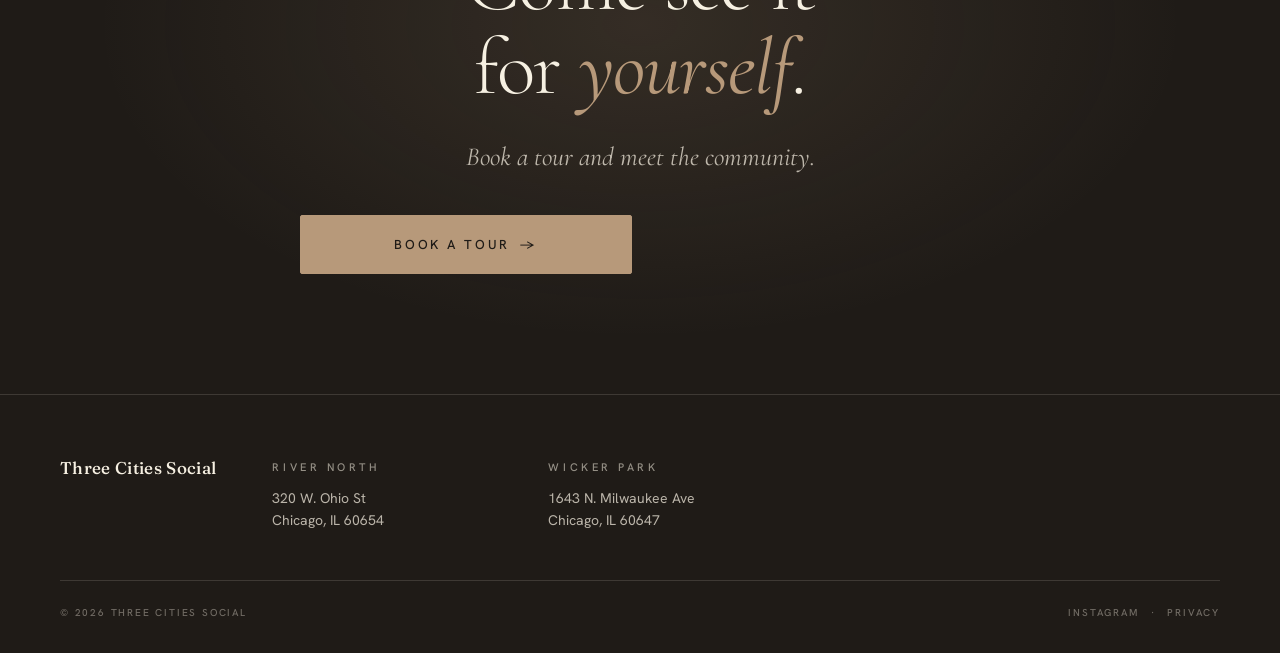
<file: join.html>
<!doctype html>
<html lang="en">
<head>
<meta charset="utf-8" />
<meta name="viewport" content="width=device-width, initial-scale=1, viewport-fit=cover" />
<title>Book a Tour. Three Cities Social, Chicago.</title>
<meta name="description" content="A membership club in Chicago built around real connection. Two clubhouses, weekly programming, 350+ members. Book a tour." />
<meta name="robots" content="noindex, nofollow" />

<!-- Open Graph -->
<meta property="og:title" content="Three Cities Social. Book a Tour." />
<meta property="og:description" content="A community for adults who want real friends in Chicago." />
<meta property="og:type" content="website" />

<!-- =========================================================
     ANALYTICS. This page is the ad-conversion landing page.
     Tracking is installed inline so it runs before any user
     interaction. Replace the IDs marked REPLACE_ME and the
     code will start firing.
     ========================================================= -->

<!-- Meta Pixel -->
<script>
  !function(f,b,e,v,n,t,s)
  {if(f.fbq)return;n=f.fbq=function(){n.callMethod?
  n.callMethod.apply(n,arguments):n.queue.push(arguments)};
  if(!f._fbq)f._fbq=n;n.push=n;n.loaded=!0;n.version='2.0';
  n.queue=[];t=b.createElement(e);t.async=!0;
  t.src=v;s=b.getElementsByTagName(e)[0];
  s.parentNode.insertBefore(t,s)}(window,document,'script',
  'https://connect.facebook.net/en_US/fbevents.js');
  // REPLACE_ME with your Meta Pixel ID.
  window.__META_PIXEL_ID = 'REPLACE_ME';
  if (window.__META_PIXEL_ID && window.__META_PIXEL_ID !== 'REPLACE_ME') {
    fbq('init', window.__META_PIXEL_ID);
    fbq('track', 'PageView');
  }
</script>
<noscript>
  <img height="1" width="1" style="display:none"
       src="https://www.facebook.com/tr?id=REPLACE_ME&ev=PageView&noscript=1" alt="" />
</noscript>

<!-- GA4 -->
<script>
  // REPLACE_ME with your GA4 measurement ID, e.g. G-XXXXXXX.
  window.__GA4_ID = 'REPLACE_ME';
</script>
<script>
  (function () {
    var id = window.__GA4_ID;
    if (!id || id === 'REPLACE_ME') return;
    var s = document.createElement('script');
    s.async = true;
    s.src = 'https://www.googletagmanager.com/gtag/js?id=' + id;
    document.head.appendChild(s);
    window.dataLayer = window.dataLayer || [];
    window.gtag = function () { window.dataLayer.push(arguments); };
    window.gtag('js', new Date());
    window.gtag('config', id, { send_page_view: true });
  })();
</script>

<link rel="icon" type="image/png" href="assets/icons/mark-black.png" />
<link rel="apple-touch-icon" href="assets/icons/mark-black.png" />
<link rel="preconnect" href="https://fonts.googleapis.com">
<link rel="preconnect" href="https://fonts.gstatic.com" crossorigin>
<link rel="stylesheet" href="https://fonts.googleapis.com/css2?family=Cormorant+Garamond:ital,wght@0,300;0,400;0,500;0,600;1,400&family=Fraunces:opsz,wght@9..144,300;9..144,400;9..144,500;9..144,600&family=Hanken+Grotesk:wght@300;400;500;600;700&display=swap">

<style>
/* =========================================================
   Three Cities Social. Landing page.
   Tokens lifted from the TCS design system.
   ========================================================= */
:root {
  /* Brand palette */
  --ink-900: #1F1B17;
  --ink-800: #2A2622;
  --ink-700: #3A342E;
  --ink-600: #5C544B;
  --ink-500: #7A7268;
  --ink-400: #9A9085;
  --ink-300: #BBB1A4;
  --ink-200: #D6CDC0;
  --cream-100: #F6F0E2;
  --cream-50:  #FBF7EE;

  /* Accents */
  --clay: #B7997A;     /* warm tan, the "gold" of the brand */
  --clay-bright: #C9A982;
  --oxblood: #6B2E2A;

  /* Semantic for this dark page */
  --bg: var(--ink-800);
  --bg-deep: var(--ink-900);
  --bg-raised: var(--ink-700);
  --fg: var(--cream-100);
  --fg-muted: rgba(246,240,226,0.72);
  --fg-subtle: rgba(246,240,226,0.55);
  --fg-faint: rgba(246,240,226,0.38);
  --line: rgba(246,240,226,0.14);
  --line-strong: rgba(246,240,226,0.32);
  --accent: var(--clay);

  /* Type */
  --font-display: 'Cormorant Garamond', 'EB Garamond', Garamond, serif;
  --font-sans: 'Hanken Grotesk', 'Söhne', 'Helvetica Neue', Helvetica, Arial, sans-serif;

  /* Tracking */
  --tracking-wider: 0.18em;
  --tracking-widest: 0.32em;

  /* Motion */
  --ease-out: cubic-bezier(0.16, 1, 0.3, 1);
  --ease-standard: cubic-bezier(0.4, 0, 0.2, 1);
}

* { box-sizing: border-box; }
html { scroll-behavior: smooth; -webkit-text-size-adjust: 100%; }
body {
  margin: 0;
  background: var(--bg);
  color: var(--fg);
  font-family: var(--font-sans);
  font-size: 16px;
  line-height: 1.6;
  -webkit-font-smoothing: antialiased;
  -moz-osx-font-smoothing: grayscale;
  text-rendering: optimizeLegibility;
  overflow-x: hidden;
}

img { display: block; max-width: 100%; }

/* =========================================================
   Reusable bits
   ========================================================= */
.shell { width: 100%; max-width: 1240px; margin: 0 auto; padding: 0 22px; }
@media (min-width: 720px) { .shell { padding: 0 40px; } }

.eyebrow {
  display: inline-block;
  font-family: var(--font-sans);
  font-weight: 500;
  font-size: 11px;
  letter-spacing: var(--tracking-widest);
  text-transform: uppercase;
  color: var(--accent);
  margin: 0;
}
.eyebrow--muted { color: var(--fg-subtle); }

.tracked {
  font-family: var(--font-display);
  font-weight: 400;
  text-transform: uppercase;
  letter-spacing: var(--tracking-widest);
}

.h-display {
  font-family: var(--font-display);
  font-weight: 300;
  letter-spacing: -0.02em;
  line-height: 1.02;
  margin: 0;
  color: var(--fg);
}
.h-display em { font-style: italic; font-weight: 400; color: var(--accent); }

.h-section {
  font-family: var(--font-display);
  font-weight: 300;
  font-size: clamp(36px, 6vw, 60px);
  line-height: 1.05;
  letter-spacing: -0.015em;
  margin: 0;
  color: var(--fg);
  text-wrap: balance;
}
.h-section em { font-style: italic; color: var(--accent); font-weight: 400; }

.lede {
  font-family: var(--font-display);
  font-style: italic;
  font-weight: 400;
  font-size: clamp(20px, 2.4vw, 26px);
  line-height: 1.45;
  color: var(--fg-muted);
  margin: 0;
  text-wrap: pretty;
}

p { margin: 0; color: var(--fg-muted); line-height: 1.65; text-wrap: pretty; }

a { color: inherit; text-decoration: none; }

/* Buttons */
.btn {
  display: inline-flex; align-items: center; justify-content: center; gap: 10px;
  font-family: var(--font-sans);
  font-weight: 500;
  font-size: 12px;
  letter-spacing: 0.22em;
  text-transform: uppercase;
  padding: 18px 28px;
  border-radius: 2px;
  cursor: pointer;
  border: 1px solid transparent;
  background: transparent;
  color: var(--fg);
  transition: background 220ms var(--ease-standard), color 220ms var(--ease-standard), opacity 220ms var(--ease-standard), transform 120ms var(--ease-standard);
  text-align: center;
  white-space: nowrap;
  line-height: 1;
}
.btn:active { transform: translateY(1px); }
.btn:focus-visible { outline: 2px solid var(--accent); outline-offset: 3px; }

.btn--primary {
  background: var(--cream-100);
  color: var(--ink-800);
  border-color: var(--cream-100);
}
.btn--primary:hover { opacity: 0.85; }

.btn--accent {
  background: var(--clay);
  color: var(--ink-900);
  border-color: var(--clay);
}
.btn--accent:hover { background: var(--clay-bright); border-color: var(--clay-bright); }

.btn--ghost {
  border-color: var(--line-strong);
  color: var(--fg);
}
.btn--ghost:hover { border-color: var(--cream-100); }

.btn--lg { padding: 22px 36px; font-size: 13px; }

.btn .arrow { display: inline-block; transition: transform 220ms var(--ease-standard); }
.btn:hover .arrow { transform: translateX(3px); }

/* Hairline */
.hairline { border: 0; border-top: 1px solid var(--line); margin: 0; }

/* =========================================================
   Top nav
   ========================================================= */
.nav {
  position: sticky; top: 0; z-index: 50;
  background: rgba(42,38,34,0.92);
  backdrop-filter: saturate(1.2) blur(8px);
  -webkit-backdrop-filter: saturate(1.2) blur(8px);
  border-bottom: 1px solid var(--line);
}
.nav__inner {
  max-width: 1240px; margin: 0 auto;
  display: flex; align-items: center; justify-content: space-between;
  padding: 14px 22px;
}
@media (min-width: 720px) { .nav__inner { padding: 18px 40px; } }
.nav__brand img { height: 26px; }
@media (min-width: 720px) { .nav__brand img { height: 30px; } }

.wordmark {
  font-family: 'Fraunces', 'Cormorant Garamond', Garamond, serif;
  font-weight: 500;
  font-size: 17px;
  letter-spacing: 0.02em;
  color: var(--cream-100);
  line-height: 1;
  white-space: nowrap;
  text-decoration: none;
  border: 0;
  display: inline-flex;
  align-items: center;
  transition: opacity 220ms var(--ease-standard);
}
.wordmark:hover { opacity: 0.7; }
.footer__wordmark {
  /* The footer wordmark inherits all .wordmark styles. Kept as a hook for spacing tweaks. */
  align-self: flex-start;
}
.nav__mid { display: none; gap: 32px; }
@media (min-width: 980px) { .nav__mid { display: flex; } }
.nav__mid a {
  font-family: var(--font-sans); font-weight: 500;
  font-size: 12px; letter-spacing: 0.22em; text-transform: uppercase;
  color: var(--fg);
  transition: opacity 220ms;
}
.nav__mid a:hover { opacity: 0.6; }
.nav__cta { padding: 12px 18px; font-size: 11px; letter-spacing: 0.20em; }

/* =========================================================
   Hero
   ========================================================= */
.hero {
  position: relative;
  min-height: 100svh;
  display: flex; flex-direction: column;
  isolation: isolate;
  overflow: hidden;
}
.hero__media {
  position: absolute; inset: 0; z-index: -1;
}
.hero__media .photo {
  width: 100%; height: 100%;
  object-fit: cover;
  object-position: center;
  display: block;
  opacity: 0.55;
  background:
    radial-gradient(ellipse at 25% 30%, rgba(201,170,130,0.55) 0%, transparent 55%),
    radial-gradient(ellipse at 75% 70%, rgba(107,46,42,0.40) 0%, transparent 60%),
    linear-gradient(180deg, #4a3a2a 0%, #2a2622 60%, #1f1b17 100%);
}
.hero__media::after {
  content: "";
  position: absolute; inset: 0;
  background:
    linear-gradient(180deg, rgba(31,27,23,0.55) 0%, rgba(31,27,23,0.45) 30%, rgba(31,27,23,0.80) 75%, rgba(31,27,23,0.96) 100%);
}
.hero__grain {
  position: absolute; inset: 0; z-index: -1;
  opacity: 0.18; mix-blend-mode: overlay; pointer-events: none;
  background-image: url("data:image/svg+xml;utf8,<svg xmlns='http://www.w3.org/2000/svg' width='160' height='160'><filter id='n'><feTurbulence type='fractalNoise' baseFrequency='0.9' numOctaves='2' stitchTiles='stitch'/><feColorMatrix values='0 0 0 0 0.5 0 0 0 0 0.45 0 0 0 0 0.4 0 0 0 0.6 0'/></filter><rect width='100%' height='100%' filter='url(%23n)'/></svg>");
}

.hero__body {
  flex: 1;
  display: flex; flex-direction: column; justify-content: flex-end;
  padding: 120px 22px 56px;
  max-width: 1240px;
  margin: 0 auto;
  width: 100%;
}
@media (min-width: 720px) { .hero__body { padding: 160px 40px 96px; } }

.hero__eyebrow {
  display: inline-flex; align-items: center; gap: 14px;
  color: var(--cream-100);
  font-size: 11px; letter-spacing: var(--tracking-widest); text-transform: uppercase;
  font-weight: 500;
  margin-bottom: 28px;
}
.hero__eyebrow::before {
  content: ""; width: 32px; height: 1px; background: var(--accent);
}

.hero__headline {
  font-size: clamp(40px, 7.5vw, 96px);
}
.hero__sub {
  margin-top: 28px;
  max-width: 56ch;
}
.hero__actions {
  display: flex; flex-wrap: wrap; gap: 14px;
  margin-top: 40px;
  align-items: center;
}
.hero__trust {
  margin-top: 22px;
  display: flex; align-items: center; gap: 10px;
  font-size: 12px; letter-spacing: 0.14em; text-transform: uppercase;
  color: var(--fg-subtle);
  font-weight: 500;
}
.hero__trust .dot {
  width: 6px; height: 6px; border-radius: 50%; background: var(--accent);
}

.hero__caption {
  position: absolute; left: 22px; bottom: 28px;
  font-size: 10px; letter-spacing: var(--tracking-wider); text-transform: uppercase;
  color: var(--fg-faint);
  font-family: var(--font-sans); font-weight: 500;
  display: flex; align-items: center; gap: 12px;
}
@media (min-width: 720px) {
  .hero__caption { left: 40px; bottom: 36px; }
}
.hero__caption::before {
  content: ""; width: 20px; height: 1px; background: var(--fg-faint);
}

/* =========================================================
   Sections
   ========================================================= */
.section {
  padding: 88px 0;
  position: relative;
}
@media (min-width: 720px) { .section { padding: 128px 0; } }

.section--rule { border-top: 1px solid var(--line); }
.section--deep { background: var(--bg-deep); }
.section--raised { background: #211d19; }

.section__head {
  display: flex; flex-direction: column; gap: 18px;
  margin-bottom: 56px;
  max-width: 880px;
}
.section__head .eyebrow { margin-bottom: 4px; }

/* What it is. Three columns. */
.threecol {
  display: grid; gap: 20px;
  grid-template-columns: 1fr;
}
@media (min-width: 760px) {
  .threecol { grid-template-columns: repeat(3, 1fr); gap: 28px; }
}
.tile {
  border: 1px solid var(--line);
  padding: 36px 28px;
  display: flex; flex-direction: column; gap: 18px;
  background: linear-gradient(180deg, rgba(246,240,226,0.025), transparent);
  min-height: 280px;
}
.tile__index {
  font-family: var(--font-display);
  font-size: 18px; letter-spacing: var(--tracking-widest);
  color: var(--accent);
  text-transform: uppercase;
  font-weight: 400;
}
.tile__title {
  font-family: var(--font-display);
  font-size: 30px; line-height: 1.1; letter-spacing: -0.01em;
  font-weight: 400;
  margin: 0;
  color: var(--fg);
}
.tile__copy { font-size: 15px; line-height: 1.65; color: var(--fg-muted); margin: 0; }

/* Pillars. Five columns. */
.pillars {
  display: grid;
  grid-template-columns: 1fr;
  gap: 0;
  border-top: 1px solid var(--line);
}
.pillar {
  padding: 32px 0;
  display: grid;
  grid-template-columns: 64px 1fr;
  gap: 24px;
  align-items: start;
  border-bottom: 1px solid var(--line);
}
.pillar__num {
  font-family: var(--font-display);
  font-size: 14px; letter-spacing: var(--tracking-widest);
  text-transform: uppercase;
  color: var(--accent);
  padding-top: 4px;
}
.pillar__body { display: flex; flex-direction: column; gap: 8px; }
.pillar__name {
  font-family: var(--font-display); font-weight: 400;
  font-size: 36px; line-height: 1; letter-spacing: -0.01em;
  color: var(--fg);
}
.pillar__copy { font-size: 15px; color: var(--fg-muted); }

@media (min-width: 900px) {
  .pillars {
    grid-template-columns: repeat(5, 1fr);
    border-top: 1px solid var(--line);
    border-bottom: 1px solid var(--line);
  }
  .pillar {
    grid-template-columns: 1fr;
    padding: 40px 28px;
    border-bottom: 0;
    border-right: 1px solid var(--line);
    gap: 28px;
    min-height: 280px;
  }
  .pillar:last-child { border-right: 0; }
  .pillar__num { padding-top: 0; }
  .pillar__name { font-size: 40px; }
}

/* Testimonials */
.quotes {
  display: grid; gap: 20px;
  grid-template-columns: 1fr;
}
@media (min-width: 760px) {
  .quotes { grid-template-columns: repeat(3, 1fr); gap: 28px; }
}
.quote {
  border: 1px solid var(--line);
  padding: 36px 32px;
  display: flex; flex-direction: column; gap: 28px;
  background: linear-gradient(180deg, rgba(246,240,226,0.025), transparent);
}
.quote__mark {
  font-family: var(--font-display);
  font-size: 56px; line-height: 0.5; color: var(--accent);
  height: 28px;
}
.quote__text {
  font-family: var(--font-display);
  font-style: italic; font-weight: 400;
  font-size: 22px; line-height: 1.4;
  color: var(--fg);
  text-wrap: pretty;
}
.quote__attr {
  display: flex; flex-direction: column; gap: 4px;
  font-size: 11px; letter-spacing: var(--tracking-wider); text-transform: uppercase;
  color: var(--fg-subtle); font-weight: 500;
  margin-top: auto;
}
.quote__name { color: var(--fg); font-size: 12px; letter-spacing: var(--tracking-wider); }

/* Locations */
.locations {
  display: grid; gap: 24px;
  grid-template-columns: 1fr;
}
@media (min-width: 820px) {
  .locations { grid-template-columns: 1fr 1fr; gap: 32px; }
}
.loc {
  display: flex; flex-direction: column;
  border: 1px solid var(--line);
  background: #221e1a;
  overflow: hidden;
}
.loc__photo {
  aspect-ratio: 4/3;
  position: relative;
  overflow: hidden;
  background:
    radial-gradient(ellipse at 30% 30%, rgba(201,170,130,0.20) 0%, transparent 55%),
    linear-gradient(160deg, #4a3a2a 0%, #2a2622 70%, #1f1b17 100%);
}
.loc__bg {
  position: absolute; inset: 0;
  width: 100%; height: 100%;
  object-fit: cover;
  object-position: center;
  display: block;
  filter: saturate(0.95) brightness(0.92);
  transition: transform 720ms var(--ease-out), filter 720ms var(--ease-out);
}
.loc:hover .loc__bg { transform: scale(1.02); filter: saturate(1) brightness(0.98); }
.loc__photo::after {
  /* Subtle ink scrim at the bottom so the chapter mark stays readable on any photo. */
  content: "";
  position: absolute; inset: 0;
  background: linear-gradient(180deg, rgba(31,27,23,0) 55%, rgba(31,27,23,0.55) 100%);
  pointer-events: none;
}
.loc__chapter-icon {
  position: absolute; top: 18px; right: 18px;
  height: 60px; width: auto;
  opacity: 0.95;
  z-index: 2;
  filter: drop-shadow(0 1px 8px rgba(0,0,0,0.45));
}
.loc__body { padding: 32px 28px; display: flex; flex-direction: column; gap: 14px; }
.loc__name {
  font-family: var(--font-display); font-weight: 400;
  font-size: 32px; line-height: 1; margin: 0;
  color: var(--fg);
}
.loc__addr {
  font-family: var(--font-display); font-weight: 400;
  font-size: 12px; letter-spacing: var(--tracking-widest); text-transform: uppercase;
  color: var(--fg-muted);
}
.loc__copy { font-size: 15px; color: var(--fg-muted); }

/* Steps */
.steps {
  display: grid; gap: 28px;
  grid-template-columns: 1fr;
  counter-reset: step;
}
@media (min-width: 820px) {
  .steps { grid-template-columns: repeat(3, 1fr); gap: 32px; }
}
.step {
  display: flex; flex-direction: column; gap: 18px;
  border-top: 1px solid var(--line-strong);
  padding-top: 28px;
}
.step__num {
  font-family: var(--font-display);
  font-size: 56px; line-height: 1; font-weight: 300;
  color: var(--accent);
  letter-spacing: -0.02em;
}
.step__title {
  font-family: var(--font-display);
  font-size: 26px; line-height: 1.15; font-weight: 400; letter-spacing: -0.01em;
  color: var(--fg);
}
.step__copy { font-size: 15px; color: var(--fg-muted); }

/* Membership */
.membership {
  display: grid;
  grid-template-columns: 1fr;
  gap: 40px;
  align-items: center;
  padding: 64px 28px;
  border: 1px solid var(--line-strong);
  background: linear-gradient(180deg, rgba(183,153,122,0.06), transparent 60%);
}
@media (min-width: 820px) {
  .membership {
    grid-template-columns: 1.1fr 1fr;
    padding: 80px 64px;
    gap: 64px;
  }
}
.membership__left { display: flex; flex-direction: column; gap: 24px; }
.membership__right {
  display: flex; flex-direction: column; gap: 14px;
  padding-left: 0;
}
@media (min-width: 820px) {
  .membership__right { padding-left: 56px; border-left: 1px solid var(--line); }
}
.membership__price {
  display: flex; align-items: baseline; gap: 6px;
  font-family: var(--font-display); font-weight: 300;
  color: var(--fg);
  letter-spacing: -0.02em;
}
.membership__price .amount { font-size: clamp(64px, 9vw, 96px); line-height: 1; }
.membership__price .unit { font-size: 18px; color: var(--fg-muted); letter-spacing: 0; font-family: var(--font-sans); font-weight: 400; }
.membership__tier-note {
  display: inline-block;
  font-family: var(--font-sans);
  font-weight: 500;
  font-size: 12px;
  letter-spacing: var(--tracking-wider);
  text-transform: uppercase;
  color: var(--accent);
  margin-top: -4px;
}
.membership__list {
  list-style: none; padding: 0; margin: 0;
  display: flex; flex-direction: column; gap: 14px;
}
.membership__list li {
  display: flex; gap: 14px; align-items: baseline;
  font-size: 15px; color: var(--fg);
}
.membership__list li::before {
  content: ""; width: 5px; height: 5px; border-radius: 50%; background: var(--accent);
  flex-shrink: 0; transform: translateY(-3px);
}

/* FAQ */
.faq { display: flex; flex-direction: column; }
.faq__item {
  border-top: 1px solid var(--line);
}
.faq__item:last-child { border-bottom: 1px solid var(--line); }
.faq__btn {
  appearance: none; -webkit-appearance: none;
  background: transparent; border: 0; color: var(--fg);
  width: 100%; text-align: left;
  padding: 26px 0;
  display: flex; align-items: center; justify-content: space-between; gap: 24px;
  cursor: pointer;
  font-family: var(--font-display);
  font-weight: 400;
  font-size: clamp(20px, 2.4vw, 28px);
  line-height: 1.2;
  letter-spacing: -0.01em;
}
.faq__btn:hover { opacity: 0.7; }
.faq__btn .icon {
  width: 16px; height: 16px;
  position: relative; flex-shrink: 0;
  transition: transform 280ms var(--ease-out);
}
.faq__btn .icon::before, .faq__btn .icon::after {
  content: ""; position: absolute; background: var(--accent);
  left: 0; right: 0; top: 50%; height: 1px;
}
.faq__btn .icon::after { transform: rotate(90deg); transition: transform 280ms var(--ease-out); }
.faq__item.is-open .faq__btn .icon::after { transform: rotate(0); }

.faq__panel {
  display: grid;
  grid-template-rows: 0fr;
  transition: grid-template-rows 280ms var(--ease-out);
}
.faq__item.is-open .faq__panel { grid-template-rows: 1fr; }
.faq__panel-inner {
  overflow: hidden;
  min-height: 0;
}
.faq__copy {
  padding: 0 0 28px;
  font-size: 16px;
  color: var(--fg-muted);
  max-width: 64ch;
  line-height: 1.7;
}

/* Final CTA */
.final {
  padding: 120px 0;
  text-align: center;
  background:
    radial-gradient(ellipse at 50% 40%, rgba(183,153,122,0.14) 0%, transparent 60%),
    var(--bg-deep);
  border-top: 1px solid var(--line);
}
.final .h-section {
  font-size: clamp(44px, 7vw, 80px);
  margin: 0 auto;
  max-width: 16ch;
}
.final .lede {
  margin: 28px auto 40px;
  max-width: 48ch;
}

/* Footer */
.footer {
  padding: 64px 0 32px;
  border-top: 1px solid var(--line);
  background: var(--bg-deep);
}
.footer__top {
  display: grid; gap: 40px;
  grid-template-columns: 1fr;
  padding-bottom: 48px;
  border-bottom: 1px solid var(--line);
}
@media (min-width: 820px) {
  .footer__top {
    grid-template-columns: auto 1fr;
    gap: 56px;
  }
}
.footer__mark { width: 64px; height: 64px; opacity: 0.9; }
.footer__cols {
  display: grid; gap: 32px;
  grid-template-columns: 1fr 1fr;
}
@media (min-width: 720px) {
  .footer__cols { grid-template-columns: repeat(4, 1fr); }
}
.footer__cols--minimal { grid-template-columns: 1fr 1fr; }
@media (min-width: 720px) {
  .footer__cols--minimal { grid-template-columns: 1fr 1fr; max-width: 520px; }
}
.footer__col { display: flex; flex-direction: column; gap: 10px; }
.footer__col p {
  font-size: 14px; line-height: 1.6; color: var(--fg-muted);
  margin: 0;
}
.footer__bot {
  padding-top: 24px;
  display: flex; flex-wrap: wrap; gap: 14px;
  justify-content: space-between;
  font-size: 10px; letter-spacing: var(--tracking-wider); text-transform: uppercase;
  color: var(--fg-faint); font-weight: 500;
}
.footer__bot-links { display: inline-flex; align-items: center; gap: 12px; }
.footer__link {
  color: var(--fg-faint);
  font-size: 10px; letter-spacing: var(--tracking-wider); text-transform: uppercase; font-weight: 500;
  transition: color 220ms var(--ease-standard);
}
.footer__link:hover { color: var(--cream-100); }
.footer__dot { color: var(--fg-faint); }

/* =========================================================
   Tour CTA pairs (Book a River North / Wicker Park Tour)
   ========================================================= */
.tour-cta-pair {
  display: grid;
  grid-template-columns: 1fr;
  gap: 12px;
  width: 100%;
}
@media (min-width: 640px) {
  .tour-cta-pair {
    grid-template-columns: 1fr 1fr;
    gap: 16px;
    max-width: 680px;
  }
}
.tour-cta-pair--centered {
  margin-left: auto;
  margin-right: auto;
}
.tour-cta-pair .btn,
.tour-cta-pair .tour-cta {
  width: 100%;
}
.tour-cta {
  /* <a> defaults to inline; flatten any border-bottom from generic link styles. */
  border: 1px solid transparent;
  text-decoration: none;
}
.tour-cta.btn--accent {
  border-color: var(--clay);
}

/* Cream-dim helper line above each CTA pair. */
.cta-note,
.hero__cta-note {
  display: block;
  font-family: var(--font-sans);
  font-size: 12px;
  letter-spacing: var(--tracking-wider);
  text-transform: uppercase;
  color: var(--fg-subtle);
  margin-bottom: 14px;
  font-weight: 500;
}
.cta-note--centered { text-align: center; }

/* Hero actions wrapper holds the note + pair stacked. */
.hero__actions {
  flex-direction: column;
  align-items: flex-start;
  gap: 14px;
}

/* Compact tour CTAs in the top nav. Hidden on mobile to defer to sticky bar. */
.nav__cta-pair {
  display: none;
  gap: 10px;
  align-items: center;
}
@media (min-width: 720px) {
  .nav__cta-pair { display: flex; }
}
.nav__cta-pair .btn { padding: 12px 16px; font-size: 11px; letter-spacing: 0.18em; }

/* =========================================================
   Sticky mobile CTA. Two stacked tour links on phone.
   ========================================================= */
.sticky-cta {
  position: fixed;
  bottom: 0; left: 0; right: 0;
  padding: 10px 14px calc(10px + env(safe-area-inset-bottom));
  background: rgba(31,27,23,0.96);
  backdrop-filter: blur(10px);
  -webkit-backdrop-filter: blur(10px);
  border-top: 1px solid var(--line);
  z-index: 40;
  display: none;
  flex-direction: column;
  gap: 8px;
}
.sticky-cta .btn,
.sticky-cta .tour-cta {
  width: 100%;
  padding: 14px 18px;
  font-size: 12px;
  letter-spacing: 0.18em;
}
@media (max-width: 819px) {
  .sticky-cta { display: flex; }
  /* Reserve room for the stacked sticky bar so it never covers content. */
  body { padding-bottom: 144px; }
}

/* =========================================================
   Modal
   ========================================================= */
.modal {
  position: fixed; inset: 0;
  z-index: 100;
  display: none;
  align-items: stretch; justify-content: center;
  padding: 0;
  background: rgba(15,12,10,0.78);
  backdrop-filter: blur(6px);
  -webkit-backdrop-filter: blur(6px);
}
.modal.is-open { display: flex; }
.modal__card {
  position: relative;
  width: 100%;
  max-width: 560px;
  margin: auto;
  background: var(--ink-800);
  border: 1px solid var(--line-strong);
  display: flex;
  flex-direction: column;
  max-height: 90vh;
  overflow: hidden;
  color-scheme: dark;
}
@media (min-width: 720px) {
  .modal__card { margin: 40px auto; }
}

/* Each view (form or success) fills the card and lays out body + footer. */
.modal__view {
  display: flex;
  flex-direction: column;
  min-height: 0;
  flex: 1;
  margin: 0;
}

/* Scrollable body. Holds title + fields, or success content + embed. */
.modal__body {
  flex: 1;
  min-height: 0;
  overflow-y: auto;
  -webkit-overflow-scrolling: touch;
  padding: 56px 24px 24px;
  display: flex; flex-direction: column; gap: 24px;
}
@media (min-width: 720px) {
  .modal__body { padding: 56px 56px 28px; }
}
.form__fields { display: flex; flex-direction: column; gap: 20px; }

/* Sticky footer holds the submit + legal. Stays visible while body scrolls. */
.modal__footer {
  flex-shrink: 0;
  padding: 18px 24px 22px;
  background: var(--ink-800);
  border-top: 1px solid rgba(201,169,130,0.28);
  display: flex; flex-direction: column; gap: 10px;
}
@media (min-width: 720px) {
  .modal__footer { padding: 20px 56px 28px; }
}
.modal__footer .form__submit { margin: 0; }
.modal__footer .form__legal  { margin: 0; }

/* Full-screen on mobile (< 720px). Submit button flush to bottom. */
@media (max-width: 719px) {
  .modal { padding: 0; }
  .modal__card {
    margin: 0;
    width: 100vw;
    max-width: none;
    height: 100vh; height: 100svh;
    max-height: 100vh; max-height: 100svh;
    border: 0;
    border-radius: 0;
  }
  .modal__body { padding: 56px 20px 20px; }
  .modal__footer {
    padding: 14px 20px calc(16px + env(safe-area-inset-bottom));
  }
}
.modal__close {
  position: absolute; top: 14px; right: 14px;
  width: 36px; height: 36px;
  border: 1px solid var(--line);
  background: transparent;
  color: var(--fg);
  cursor: pointer;
  font-size: 18px;
  border-radius: 999px;
  transition: opacity 220ms;
}
.modal__close:hover { opacity: 0.6; }
.modal__eyebrow { margin-bottom: 10px; }
.modal__title {
  font-family: var(--font-display); font-weight: 400;
  font-size: clamp(28px, 4vw, 36px); line-height: 1.05;
  letter-spacing: -0.015em; margin: 0 0 12px;
  color: var(--fg);
}
.modal__sub { font-size: 14px; color: var(--fg-muted); margin: 0 0 28px; max-width: 44ch; }

.form { display: flex; flex-direction: column; gap: 20px; margin-top: 8px; }
.form__row { display: grid; gap: 20px; grid-template-columns: 1fr 1fr; }
@media (max-width: 480px) { .form__row { grid-template-columns: 1fr; gap: 20px; } }
.field { display: flex; flex-direction: column; gap: 8px; }
.field label {
  font-family: var(--font-sans); font-weight: 500;
  font-size: 10px; letter-spacing: 0.22em; text-transform: uppercase;
  color: var(--fg-subtle);
}
.field input, .field textarea, .field select {
  font-family: var(--font-sans);
  font-size: 15px; color: var(--fg);
  background: rgba(0,0,0,0.18);
  background-color: rgba(0,0,0,0.18);
  border: 1px solid var(--line);
  border-radius: 2px;
  padding: 14px 14px;
  outline: none;
  width: 100%;
  color-scheme: dark;
}
.field textarea { resize: vertical; min-height: 96px; }
.field input::placeholder, .field textarea::placeholder { color: var(--fg-faint); }
.field input:focus, .field textarea:focus, .field select:focus {
  border-color: var(--accent);
  background: rgba(0,0,0,0.30);
}
.field select {
  appearance: none; -webkit-appearance: none;
  background-color: rgba(0,0,0,0.18);
  background-image: url("data:image/svg+xml;utf8,<svg xmlns='http://www.w3.org/2000/svg' width='12' height='8' fill='none'><path d='M1 1l5 5 5-5' stroke='%23B7997A' stroke-width='1.5' stroke-linecap='round'/></svg>");
  background-repeat: no-repeat;
  background-position: right 14px center;
  padding-right: 38px;
}
.field select option {
  background: var(--ink-800);
  color: var(--fg);
}

.segments {
  display: grid; grid-template-columns: 1fr 1fr 1fr;
  gap: 0;
  border: 1px solid var(--line);
  border-radius: 2px;
  overflow: hidden;
}
.segment {
  appearance: none; -webkit-appearance: none;
  background: transparent; border: 0;
  color: var(--fg-muted);
  padding: 12px 8px;
  font-family: var(--font-sans); font-weight: 500;
  font-size: 11px; letter-spacing: 0.16em; text-transform: uppercase;
  cursor: pointer;
  border-right: 1px solid var(--line);
  transition: background 220ms, color 220ms;
}
.segment:last-child { border-right: 0; }
.segment.is-on { background: var(--cream-100); color: var(--ink-800); }

.form__submit { margin-top: 12px; }
.label-opt { color: var(--fg-faint); font-weight: 400; text-transform: none; letter-spacing: 0.04em; }

/* Subtle gold glow + lift on hover for the submit + Instagram CTAs. */
.btn--glow {
  position: relative;
  transition: background 220ms var(--ease-standard),
              color 220ms var(--ease-standard),
              transform 220ms var(--ease-standard),
              box-shadow 320ms var(--ease-standard),
              border-color 220ms var(--ease-standard);
}
.btn--glow:hover {
  transform: translateY(-1px);
  box-shadow: 0 0 0 1px rgba(201,169,130,0.45),
              0 10px 28px -8px rgba(201,169,130,0.45),
              0 0 32px -4px rgba(201,169,130,0.35);
}
.btn--glow:focus-visible {
  box-shadow: 0 0 0 2px var(--clay-bright),
              0 0 0 4px rgba(201,169,130,0.25);
  outline: none;
}
.form__legal {
  margin-top: 12px;
  font-size: 11px; color: var(--fg-faint); line-height: 1.5;
}

.success__handle {
  color: var(--accent);
  border-bottom: 1px solid currentColor;
  padding-bottom: 1px;
  transition: opacity 220ms;
}
.success__handle:hover { opacity: 0.7; }

/* Success view defaults to hidden; activated by JS adding .is-on. */
.modal__view--success { display: none; }
.modal__view--success.is-on { display: flex; }
.modal__view--success h3 {
  font-family: var(--font-display); font-weight: 400;
  font-size: clamp(26px, 3.6vw, 34px); line-height: 1.1; letter-spacing: -0.01em;
  color: var(--fg); margin: 0;
}
.modal__view--success p { font-size: 15px; color: var(--fg-muted); margin: 0; }

/* Scheduler note + embed + fallback */
.scheduler__note {
  display: block;
  font-size: 13px;
  color: var(--accent);
  letter-spacing: 0.04em;
  padding: 10px 14px;
  border: 1px solid rgba(201,169,130,0.35);
  background: rgba(201,169,130,0.06);
  border-radius: 2px;
}
.scheduler__note[hidden] { display: none; }
.scheduler__note a {
  color: var(--accent);
  border-bottom: 1px solid currentColor;
  padding-bottom: 1px;
  font-weight: 500;
  transition: opacity 220ms;
}
.scheduler__note a:hover { opacity: 0.7; }

.meetings-iframe-container {
  width: 100%;
  min-height: 640px;
  background: rgba(0,0,0,0.20);
  border: 1px solid var(--line);
  border-radius: 2px;
  overflow: hidden;
  position: relative;
}
.meetings-iframe-container::before {
  content: "Loading scheduler...";
  position: absolute; inset: 0;
  display: flex; align-items: center; justify-content: center;
  font-size: 12px; letter-spacing: var(--tracking-wider); text-transform: uppercase;
  color: var(--fg-faint); font-weight: 500;
  pointer-events: none;
}
.meetings-iframe-container iframe {
  position: relative; z-index: 1;
  width: 100% !important; height: 100% !important;
  min-height: 640px;
  border: 0;
  background: var(--cream-100);
}

.scheduler__fallback {
  font-size: 12px;
  color: var(--fg-faint);
  margin: 0;
}
.scheduler__fallback a {
  color: var(--fg-muted);
  border-bottom: 1px solid currentColor;
  padding-bottom: 1px;
  transition: color 220ms, opacity 220ms;
}
.scheduler__fallback a:hover { color: var(--accent); }

/* Widen modal when the scheduler is showing so the embed has room. */
.modal--wide .modal__card { max-width: 920px; }
@media (min-width: 720px) {
  .modal--wide .modal__card { padding: 48px 48px 56px; }
}

/* Reveal on scroll */
.reveal {
  opacity: 0; transform: translateY(14px);
  transition: opacity 600ms var(--ease-out), transform 600ms var(--ease-out);
  transition-delay: var(--delay, 0ms);
}
.reveal.is-in { opacity: 1; transform: none; }

@media (prefers-reduced-motion: reduce) {
  .reveal { opacity: 1; transform: none; transition: none; }
  html { scroll-behavior: auto; }
}

/* Small utility */
.text-accent { color: var(--accent); }
.mono { font-family: var(--font-sans); }

</style>
</head>
<body>

<!-- ============================== NAV. LOGO ONLY. ============================== -->
<header class="nav" data-screen-label="01 Nav">
  <div class="nav__inner">
    <a class="nav__brand wordmark" href="https://threecitiessocial.com" target="_blank" rel="noopener" aria-label="Three Cities Social">
      Three Cities Social
    </a>
    <div class="nav__cta-pair">
      <a href="https://meetings-na2.hubspot.com/draymond?uuid=0f6ed97e-5852-459c-9c39-32b3e2f93b04" target="_blank" rel="noopener" class="btn btn--accent btn--sm tour-cta" data-tour-location="River North" data-tour-source="nav" aria-label="Book a tour at the River North clubhouse">Book a Tour</a>
    </div>
  </div>
</header>

<!-- ============================== HERO ============================== -->
<section class="hero" id="top" data-screen-label="02 Hero">
  <div class="hero__media" aria-hidden="true">
    <img class="photo" src="uploads/3Cities%20Grand%20Opening-33.jpg" alt="Members mingling at the Three Cities Social clubhouse" />
  </div>
  <div class="hero__grain" aria-hidden="true"></div>

  <div class="hero__body">
    <span class="hero__eyebrow reveal">Chicago Membership Club</span>
    <h1 class="h-display hero__headline reveal" style="--delay: 80ms">
      A community for adults who want <em>real friends</em> in Chicago.
    </h1>
    <p class="lede hero__sub reveal" style="--delay: 160ms">
      Three Cities Social is a membership club built around connection. Two clubhouses, programming every week, and 350+ members across the city.
    </p>
    <div class="hero__actions reveal" style="--delay: 240ms">
      <div class="tour-cta-pair">
        <a href="https://meetings-na2.hubspot.com/draymond?uuid=0f6ed97e-5852-459c-9c39-32b3e2f93b04" target="_blank" rel="noopener" class="btn btn--accent btn--lg btn--glow tour-cta" data-tour-location="River North" data-tour-source="hero" aria-label="Book a tour at the River North clubhouse">
          Book a Tour <span class="arrow">→</span>
        </a>
      </div>
    </div>
    <div class="hero__trust reveal" style="--delay: 320ms">
      <span class="dot" aria-hidden="true"></span>
      River North &amp; Wicker Park. Two clubhouses in Chicago.
    </div>
  </div>

  <div class="hero__caption" aria-hidden="true">
    <span>Three Cities Social, Chicago.</span>
  </div>
</section>

<!-- ============================== WHAT IT IS ============================== -->
<section class="section" id="what" data-screen-label="03 What it is">
  <div class="shell">
    <div class="section__head reveal">
      <span class="eyebrow">What it is</span>
      <h2 class="h-section">A clubhouse, a calendar, <em>a circle of people</em>.</h2>
    </div>

    <div class="threecol">
      <article class="tile reveal">
        <span class="tile__index">01 &middot; The Space</span>
        <h3 class="tile__title">Two Chicago clubhouses.</h3>
        <p class="tile__copy">Daily access to work, hang, or host. River North and Wicker Park, open every day for members.</p>
      </article>

      <article class="tile reveal" style="--delay: 100ms">
        <span class="tile__index">02 &middot; The Calendar</span>
        <h3 class="tile__title">Programming every week.</h3>
        <p class="tile__copy">Workouts, dinners, talks, and trips designed for real connection. Something on every day of the week.</p>
      </article>

      <article class="tile reveal" style="--delay: 200ms">
        <span class="tile__index">03 &middot; The People</span>
        <h3 class="tile__title">350+ members.</h3>
        <p class="tile__copy">A community of adults who actually show up. Across industries, neighborhoods, and stages of life in Chicago.</p>
      </article>
    </div>
  </div>
</section>

<!-- ============================== PILLARS ============================== -->
<section class="section section--rule" id="pillars" data-screen-label="04 Pillars">
  <div class="shell">
    <div class="section__head reveal">
      <span class="eyebrow">The Five Pillars</span>
      <h2 class="h-section">Five ways we <em>build connection</em>.</h2>
    </div>

    <div class="pillars">
      <article class="pillar reveal">
        <div class="pillar__num">01</div>
        <div class="pillar__body">
          <div class="pillar__name">Move</div>
          <p class="pillar__copy">Workouts, runs, and movement classes. Friendship through doing the hard thing together.</p>
        </div>
      </article>

      <article class="pillar reveal" style="--delay: 80ms">
        <div class="pillar__num">02</div>
        <div class="pillar__body">
          <div class="pillar__name">Play</div>
          <p class="pillar__copy">Pickleball, game nights, and tournaments. Easy, regular, ongoing.</p>
        </div>
      </article>

      <article class="pillar reveal" style="--delay: 160ms">
        <div class="pillar__num">03</div>
        <div class="pillar__body">
          <div class="pillar__name">Talk</div>
          <p class="pillar__copy">Dinners, salons, and conversations that matter. Long tables, real questions.</p>
        </div>
      </article>

      <article class="pillar reveal" style="--delay: 240ms">
        <div class="pillar__num">04</div>
        <div class="pillar__body">
          <div class="pillar__name">Social</div>
          <p class="pillar__copy">Open hangs, parties, and member nights. The default plan for a Friday.</p>
        </div>
      </article>

      <article class="pillar reveal" style="--delay: 320ms">
        <div class="pillar__num">05</div>
        <div class="pillar__body">
          <div class="pillar__name">Serve</div>
          <p class="pillar__copy">Volunteer days and community impact work. Chicago is the third member of every friendship here.</p>
        </div>
      </article>
    </div>
  </div>
</section>

<!-- ============================== LOCATIONS ============================== -->
<section class="section section--rule" id="locations" data-screen-label="06 Locations">
  <div class="shell">
    <div class="section__head reveal">
      <span class="eyebrow">Locations</span>
      <h2 class="h-section">Two clubhouses. <em>One membership.</em></h2>
    </div>

    <div class="locations">
      <article class="loc reveal">
        <div class="loc__photo">
          <img class="loc__bg" src="uploads/compressed_A7400018-HDR.jpg" alt="Inside the River North clubhouse" loading="lazy" />
          <img class="loc__chapter-icon" src="assets/icons/chapter-river-north-cream.png" alt="" />
        </div>
        <div class="loc__body">
          <h3 class="loc__name">River North</h3>
          <span class="loc__addr">320 W. Ohio St &middot; Chicago, IL 60654</span>
          <p class="loc__copy">Our original location. BYOB lounges, a dining room, private offices, and open workspace. Open daily for members to work, hang out, host events, and build real connections.</p>
        </div>
      </article>

      <article class="loc reveal" style="--delay: 120ms">
        <div class="loc__photo">
          <img class="loc__bg" src="uploads/3%20Cities-081.jpg" alt="The outdoor terrace at Wicker Park with the Chicago skyline" loading="lazy" />
          <img class="loc__chapter-icon" src="assets/icons/chapter-wicker-park-cream.png" alt="" />
        </div>
        <div class="loc__body">
          <h3 class="loc__name">Wicker Park</h3>
          <span class="loc__addr">1643 N. Milwaukee Ave &middot; Chicago, IL 60647</span>
          <p class="loc__copy">Our newest location. An outdoor terrace, pool table, home gym, boardroom, private offices, dining room, and open work areas. Full access to both clubhouses with every membership.</p>
        </div>
      </article>
    </div>

    <div class="reveal" style="--delay: 240ms; margin-top: 48px;">
      <div class="tour-cta-pair tour-cta-pair--centered">
        <a href="https://meetings-na2.hubspot.com/draymond?uuid=0f6ed97e-5852-459c-9c39-32b3e2f93b04" target="_blank" rel="noopener" class="btn btn--accent btn--lg btn--glow tour-cta" data-tour-location="River North" data-tour-source="locations" aria-label="Book a tour at the River North clubhouse">Book a Tour <span class="arrow">→</span></a>
      </div>
    </div>
  </div>
</section>

<!-- ============================== HOW IT WORKS ============================== -->
<section class="section" id="how" data-screen-label="07 How it works">
  <div class="shell">
    <div class="section__head reveal">
      <span class="eyebrow">How it works</span>
      <h2 class="h-section">How to <em>join</em>.</h2>
    </div>

    <div class="steps">
      <article class="step reveal">
        <div class="step__num">01</div>
        <h3 class="step__title">Book a tour.</h3>
        <p class="step__copy">Come see the space and meet the team. 30 minutes. No pressure, no pitch.</p>
      </article>

      <article class="step reveal" style="--delay: 120ms">
        <div class="step__num">02</div>
        <h3 class="step__title">Apply for membership.</h3>
        <p class="step__copy">We review every application to protect the community. Most decisions come back in a week.</p>
      </article>

      <article class="step reveal" style="--delay: 240ms">
        <div class="step__num">03</div>
        <h3 class="step__title">Get welcomed in.</h3>
        <p class="step__copy">Day one belonging through events, intros, and your member ambassador.</p>
      </article>
    </div>
  </div>
</section>

<!-- ============================== MEMBERSHIP ============================== -->
<section class="section section--rule" id="membership" data-screen-label="08 Membership">
  <div class="shell">
    <div class="section__head reveal">
      <span class="eyebrow">Membership</span>
      <h2 class="h-section">One membership. <em>Full access.</em></h2>
    </div>

    <div class="membership reveal">
      <div class="membership__left">
        <div class="membership__price">
          <span class="amount">$249</span>
          <span class="unit">/ month</span>
        </div>
        <span class="membership__tier-note">Couples &middot; $299 / month</span>
        <p style="color: var(--fg-muted); font-size:16px; max-width: 36ch;">
          One rate. Both clubhouses. Every program on the calendar. No initiation fee.
        </p>
        <div>
          <div class="tour-cta-pair">
            <a href="https://meetings-na2.hubspot.com/draymond?uuid=0f6ed97e-5852-459c-9c39-32b3e2f93b04" target="_blank" rel="noopener" class="btn btn--accent btn--lg btn--glow tour-cta" data-tour-location="River North" data-tour-source="membership" aria-label="Book a tour at the River North clubhouse">Book a Tour <span class="arrow">→</span></a>
          </div>
        </div>
      </div>

      <ul class="membership__list">
        <li>Daily access to River North and Wicker Park</li>
        <li>All weekly programming included</li>
        <li>Bring two guests at any time, at no extra cost</li>
        <li>Member directory and intros</li>
        <li>Hosting privileges for your own gatherings</li>
        <li>No initiation fee. Month-to-month.</li>
      </ul>
    </div>
  </div>
</section>

<!-- ============================== FAQ ============================== -->
<section class="section section--rule" id="faq" data-screen-label="09 FAQ">
  <div class="shell">
    <div class="section__head reveal">
      <span class="eyebrow">Common Questions</span>
      <h2 class="h-section">Things people ask <em>before booking</em>.</h2>
    </div>

    <div class="faq reveal">
      <div class="faq__item">
        <button class="faq__btn" aria-expanded="false">
          <span>What is Three Cities Social?</span>
          <span class="icon" aria-hidden="true"></span>
        </button>
        <div class="faq__panel"><div class="faq__panel-inner">
          <p class="faq__copy">A membership club in Chicago built for adults who want real friendship and community. We run two clubhouses (River North and Wicker Park) and a weekly calendar across five pillars: Move, Play, Talk, Social, and Serve.</p>
        </div></div>
      </div>

      <div class="faq__item">
        <button class="faq__btn" aria-expanded="false">
          <span>Who is this for?</span>
          <span class="icon" aria-hidden="true"></span>
        </button>
        <div class="faq__panel"><div class="faq__panel-inner">
          <p class="faq__copy">Adults, mostly 30 to 45, living in or close to Chicago. People who want a calendar of real things to do and a group of people to do them with. We are intentionally varied across industries, neighborhoods, and life stages.</p>
        </div></div>
      </div>

      <div class="faq__item">
        <button class="faq__btn" aria-expanded="false">
          <span>What happens on a tour?</span>
          <span class="icon" aria-hidden="true"></span>
        </button>
        <div class="faq__panel"><div class="faq__panel-inner">
          <p class="faq__copy">About 30 minutes. You walk the space, meet a member of the team, ask anything you want, and leave with a clear picture of whether it is for you. We do not run hard sells.</p>
        </div></div>
      </div>

      <div class="faq__item">
        <button class="faq__btn" aria-expanded="false">
          <span>Can I bring guests?</span>
          <span class="icon" aria-hidden="true"></span>
        </button>
        <div class="faq__panel"><div class="faq__panel-inner">
          <p class="faq__copy">Yes. Members can bring two guests at any time, at no extra cost. Valid at either clubhouse and across most programming.</p>
        </div></div>
      </div>

      <div class="faq__item">
        <button class="faq__btn" aria-expanded="false">
          <span>Where are the clubhouses?</span>
          <span class="icon" aria-hidden="true"></span>
        </button>
        <div class="faq__panel"><div class="faq__panel-inner">
          <p class="faq__copy">River North at 320 W. Ohio St, Chicago, IL 60654. Wicker Park at 1643 N. Milwaukee Ave, Chicago, IL 60647. Every membership includes full access to both.</p>
        </div></div>
      </div>

      <div class="faq__item">
        <button class="faq__btn" aria-expanded="false">
          <span>Is there a waitlist?</span>
          <span class="icon" aria-hidden="true"></span>
        </button>
        <div class="faq__panel"><div class="faq__panel-inner">
          <p class="faq__copy">Right now, no. We review every application to protect the community, so timing depends on capacity. We will tell you where you stand on your tour.</p>
        </div></div>
      </div>

      <div class="faq__item">
        <button class="faq__btn" aria-expanded="false">
          <span>Do you offer corporate memberships?</span>
          <span class="icon" aria-hidden="true"></span>
        </button>
        <div class="faq__panel"><div class="faq__panel-inner">
          <p class="faq__copy">Yes. We work with small teams that want shared access to both clubhouses and programming. Mention it on your tour and we will walk you through options.</p>
        </div></div>
      </div>
    </div>
  </div>
</section>

<!-- ============================== FINAL CTA ============================== -->
<section class="final" data-screen-label="10 Final CTA">
  <div class="shell">
    <span class="eyebrow reveal">Book a Tour</span>
    <h2 class="h-section reveal" style="--delay: 80ms; margin-top: 18px;">Come see it for <em>yourself</em>.</h2>
    <p class="lede reveal" style="--delay: 160ms">Book a tour and meet the community.</p>
    <div class="reveal" style="--delay: 240ms">
      <div class="tour-cta-pair tour-cta-pair--centered">
        <a href="https://meetings-na2.hubspot.com/draymond?uuid=0f6ed97e-5852-459c-9c39-32b3e2f93b04" target="_blank" rel="noopener" class="btn btn--accent btn--lg btn--glow tour-cta" data-tour-location="River North" data-tour-source="final" aria-label="Book a tour at the River North clubhouse">Book a Tour <span class="arrow">→</span></a>
      </div>
    </div>
  </div>
</section>

<!-- ============================== FOOTER. MINIMAL. ============================== -->
<footer class="footer" data-screen-label="11 Footer">
  <div class="shell">
    <div class="footer__top footer__top--minimal">
      <a class="wordmark footer__wordmark" href="https://threecitiessocial.com" target="_blank" rel="noopener" aria-label="Three Cities Social">Three Cities Social</a>
      <div class="footer__cols footer__cols--minimal">
        <div class="footer__col">
          <span class="eyebrow eyebrow--muted">River North</span>
          <p>320 W. Ohio St<br/>Chicago, IL 60654</p>
        </div>
        <div class="footer__col">
          <span class="eyebrow eyebrow--muted">Wicker Park</span>
          <p>1643 N. Milwaukee Ave<br/>Chicago, IL 60647</p>
        </div>
      </div>
    </div>
    <div class="footer__bot">
      <span>&copy; 2026 Three Cities Social</span>
      <span class="footer__bot-links">
        <a href="https://instagram.com/threecitiessocial" target="_blank" rel="noopener" class="footer__link">Instagram</a>
        <span class="footer__dot" aria-hidden="true">&middot;</span>
        <a href="/privacy" class="footer__link">Privacy</a>
      </span>
    </div>
  </div>
</footer>

<!-- ============================== STICKY MOBILE CTA ============================== -->
<div class="sticky-cta" aria-hidden="false">
  <a href="https://meetings-na2.hubspot.com/draymond?uuid=0f6ed97e-5852-459c-9c39-32b3e2f93b04" target="_blank" rel="noopener" class="btn btn--accent tour-cta" data-tour-location="River North" data-tour-source="sticky" aria-label="Book a tour at the River North clubhouse">Book a Tour</a>
</div>

<!-- ============================== SCRIPTS ============================== -->
<script>
(function () {
  'use strict';

  // ---------- Tracking helpers ----------
  function track(eventName, params) {
    params = params || {};
    try {
      if (typeof window.fbq === 'function') {
        var standard = { Lead: 1, Schedule: 1, CompleteRegistration: 1, Contact: 1, ViewContent: 1, PageView: 1 };
        if (standard[eventName]) window.fbq('track', eventName, params);
        else window.fbq('trackCustom', eventName, params);
      }
    } catch (e) { /* noop */ }
    try {
      if (typeof window.gtag === 'function') {
        window.gtag('event', eventName, params);
      }
    } catch (e) { /* noop */ }
    try { console.info('[track]', eventName, params); } catch (e) {}
  }

  // ---------- Tour CTA click tracking ----------
  // Every Book a Tour link carries data-tour-location and data-tour-source.
  // On click we fire a Meta Pixel Lead event with content_category set to the
  // location so you can compare River North vs Wicker Park conversion in ads.
  document.querySelectorAll('a.tour-cta').forEach(function (link) {
    link.addEventListener('click', function () {
      var location = link.getAttribute('data-tour-location') || 'Unknown';
      var source   = link.getAttribute('data-tour-source')   || 'unknown';
      track('Lead', {
        content_name: 'Book a Tour',
        content_category: location,
        source: source
      });
      // Also fire a GA4-flavored event with the same payload.
      track('book_tour_click', {
        content_name: 'Book a Tour',
        content_category: location,
        location: location,
        source: source
      });
    });
  });

  // ---------- FAQ accordion ----------
  document.querySelectorAll('.faq__item').forEach(function (item) {
    var btn = item.querySelector('.faq__btn');
    if (!btn) return;
    btn.addEventListener('click', function () {
      var open = item.classList.toggle('is-open');
      btn.setAttribute('aria-expanded', String(open));
    });
  });

  // ---------- Reveal on scroll ----------
  if ('IntersectionObserver' in window) {
    var io = new IntersectionObserver(function (entries) {
      entries.forEach(function (entry) {
        if (entry.isIntersecting) {
          entry.target.classList.add('is-in');
          io.unobserve(entry.target);
        }
      });
    }, { threshold: 0.12, rootMargin: '0px 0px -40px 0px' });
    document.querySelectorAll('.reveal').forEach(function (el) { io.observe(el); });
  } else {
    document.querySelectorAll('.reveal').forEach(function (el) { el.classList.add('is-in'); });
  }

  // ---------- Smooth scroll (offset for sticky nav) ----------
  document.querySelectorAll('a[href^="#"]').forEach(function (a) {
    a.addEventListener('click', function (e) {
      var id = a.getAttribute('href');
      if (id.length < 2) return;
      var target = document.querySelector(id);
      if (!target) return;
      e.preventDefault();
      var navH = document.querySelector('.nav') ? document.querySelector('.nav').offsetHeight : 0;
      var y = target.getBoundingClientRect().top + window.pageYOffset - navH + 1;
      window.scrollTo({ top: y, behavior: 'smooth' });
    });
  });
})();
</script>

</body>
</html>
</file>
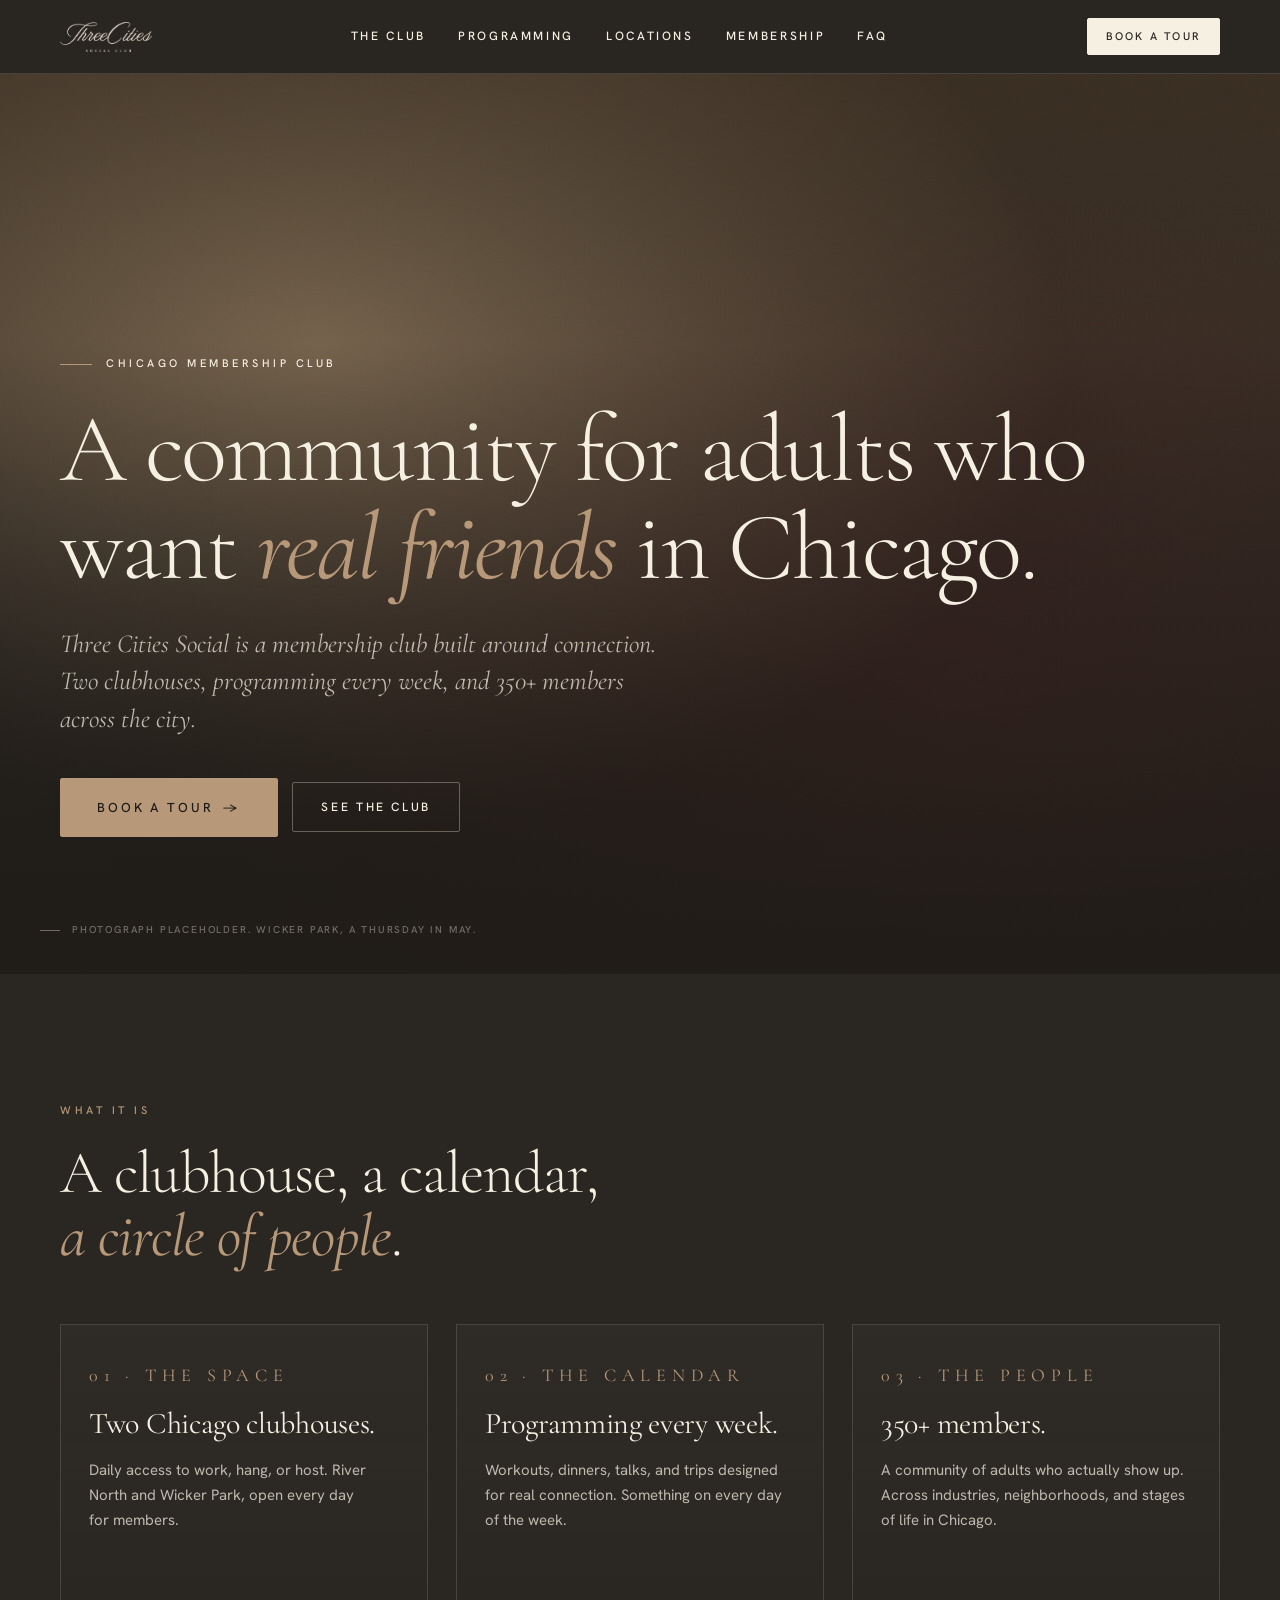
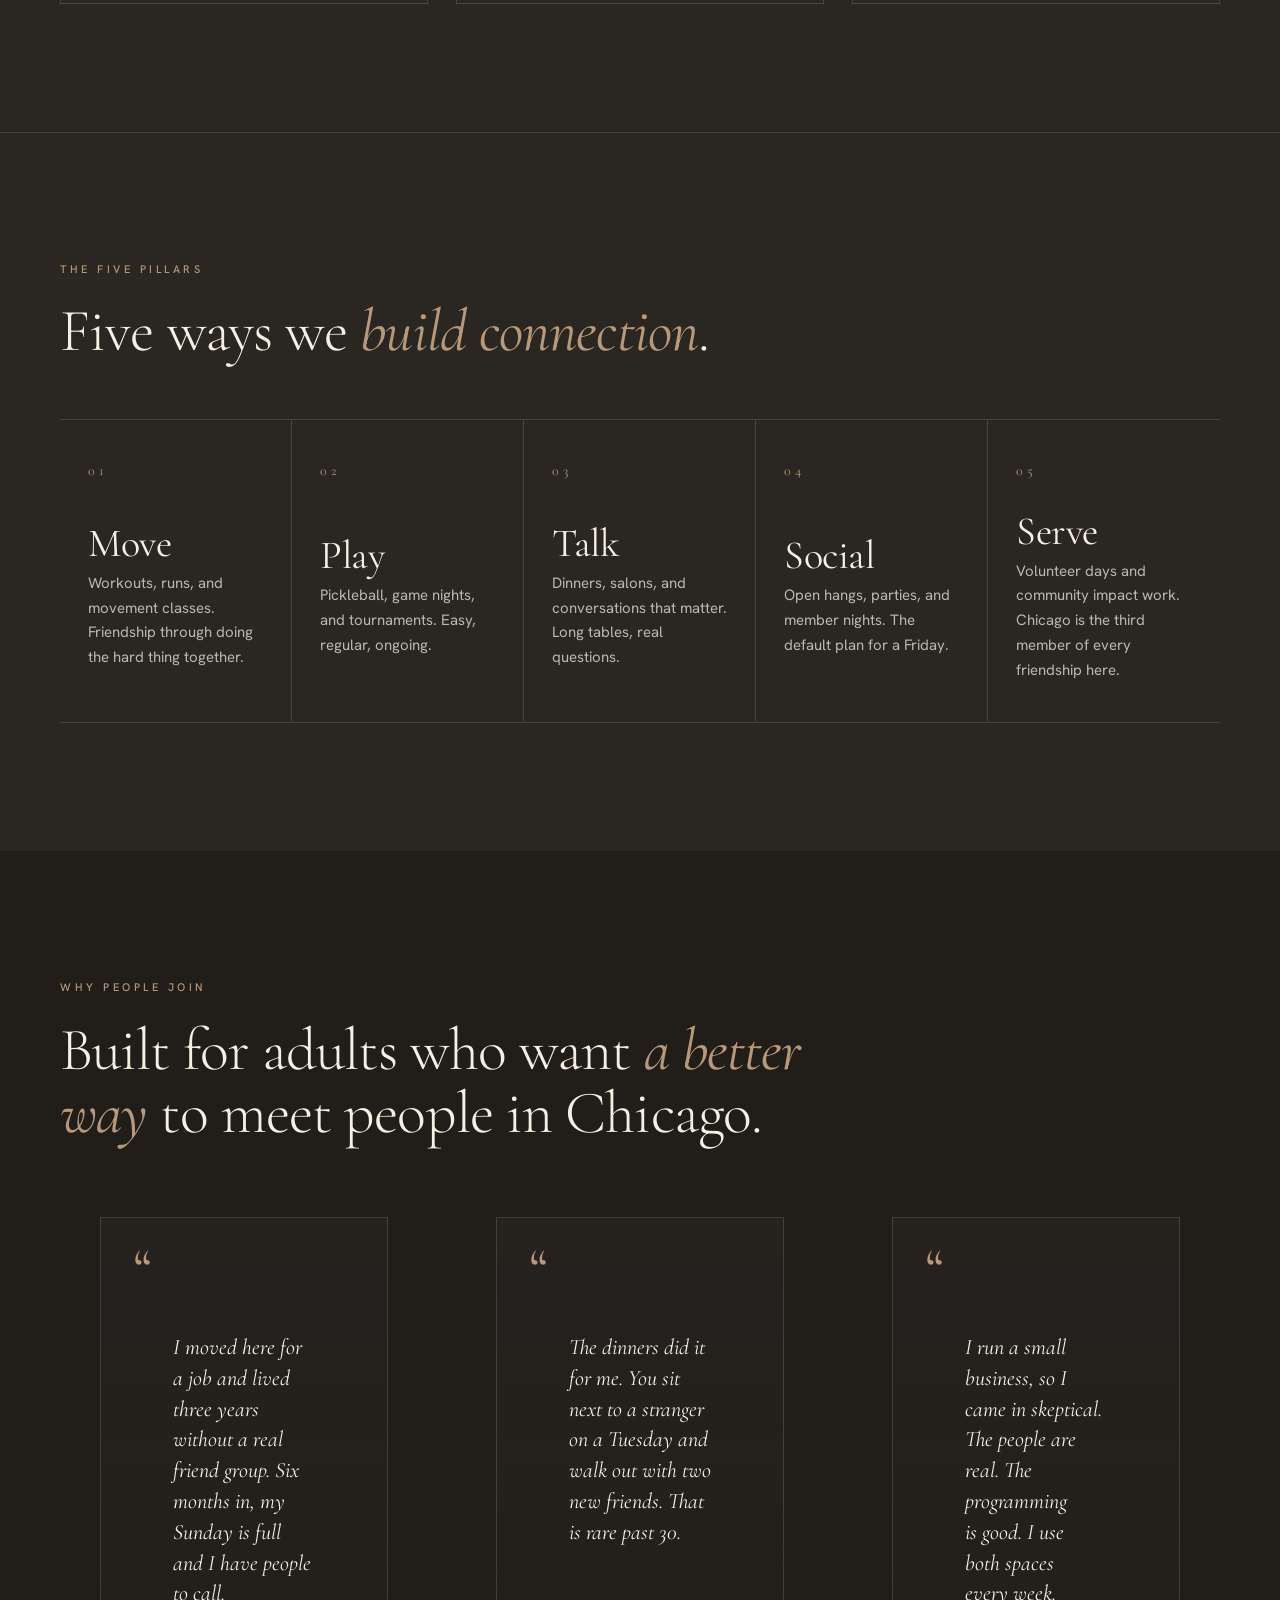
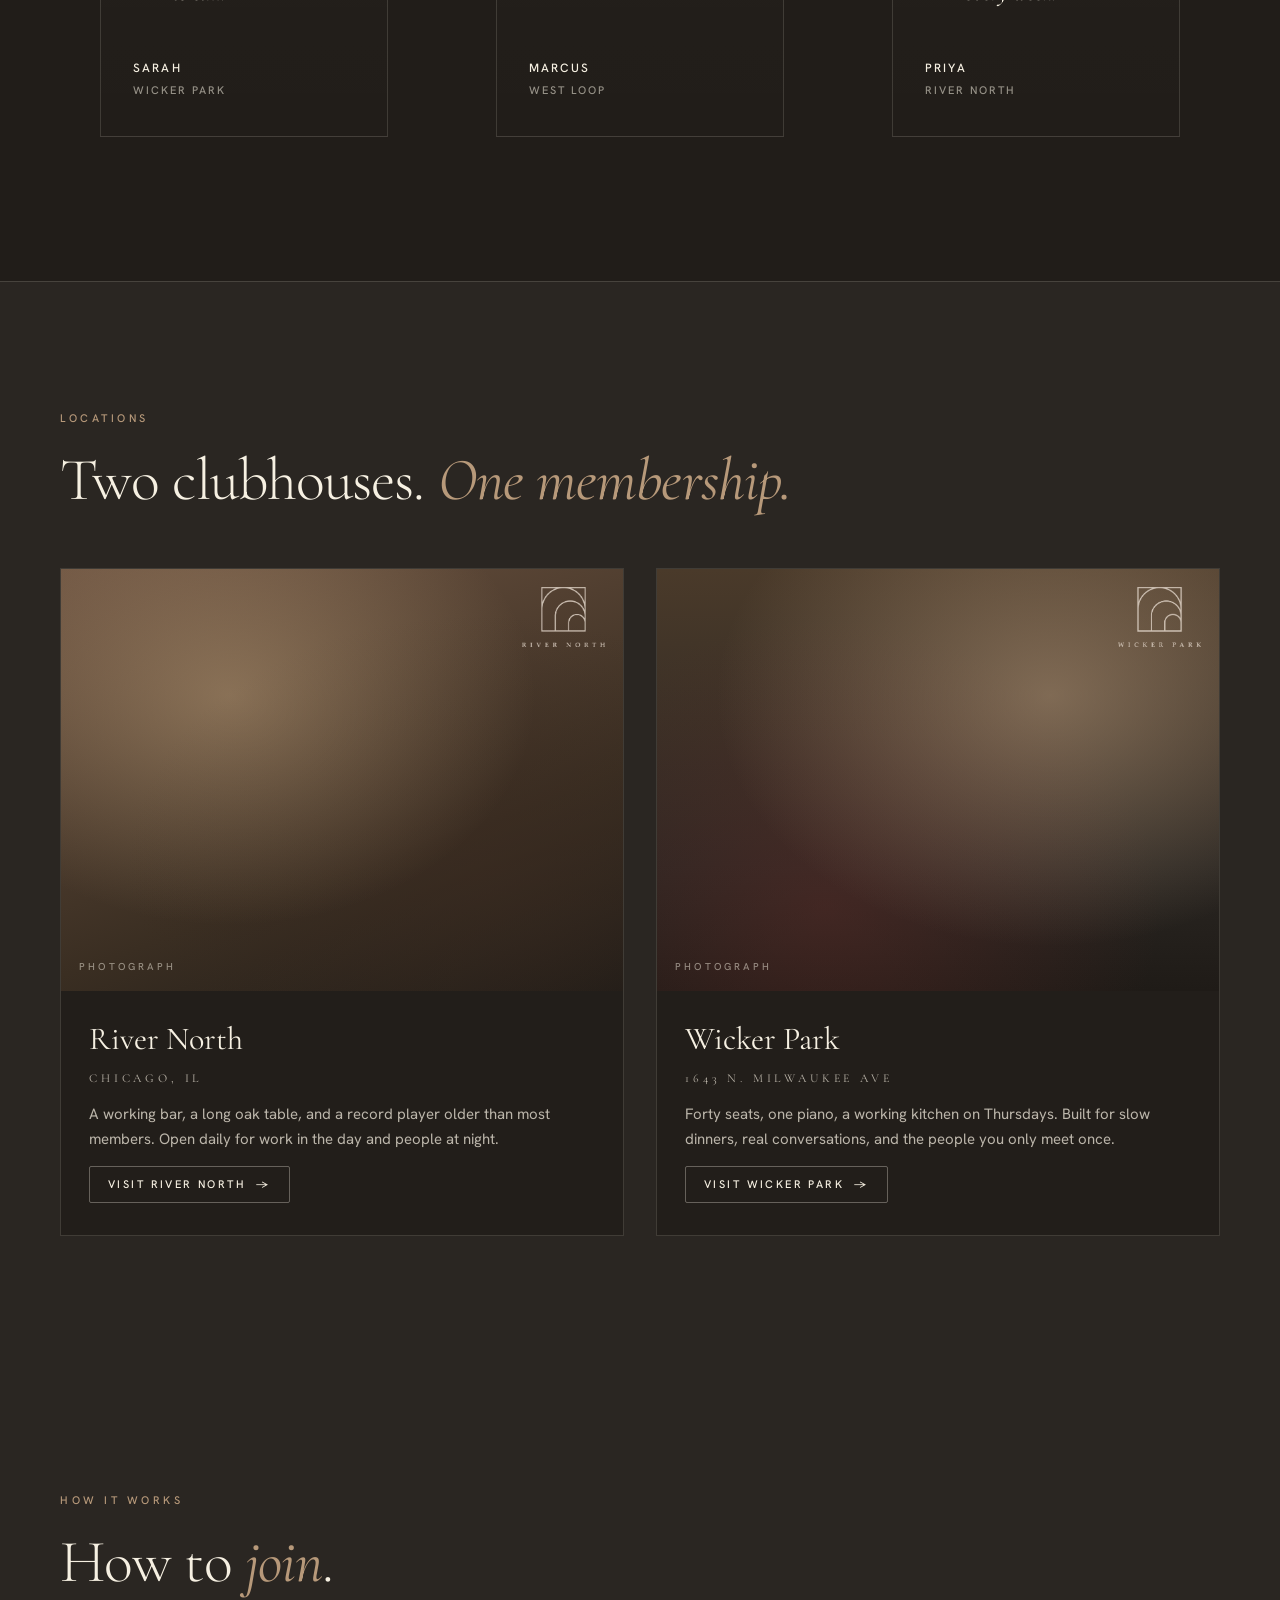
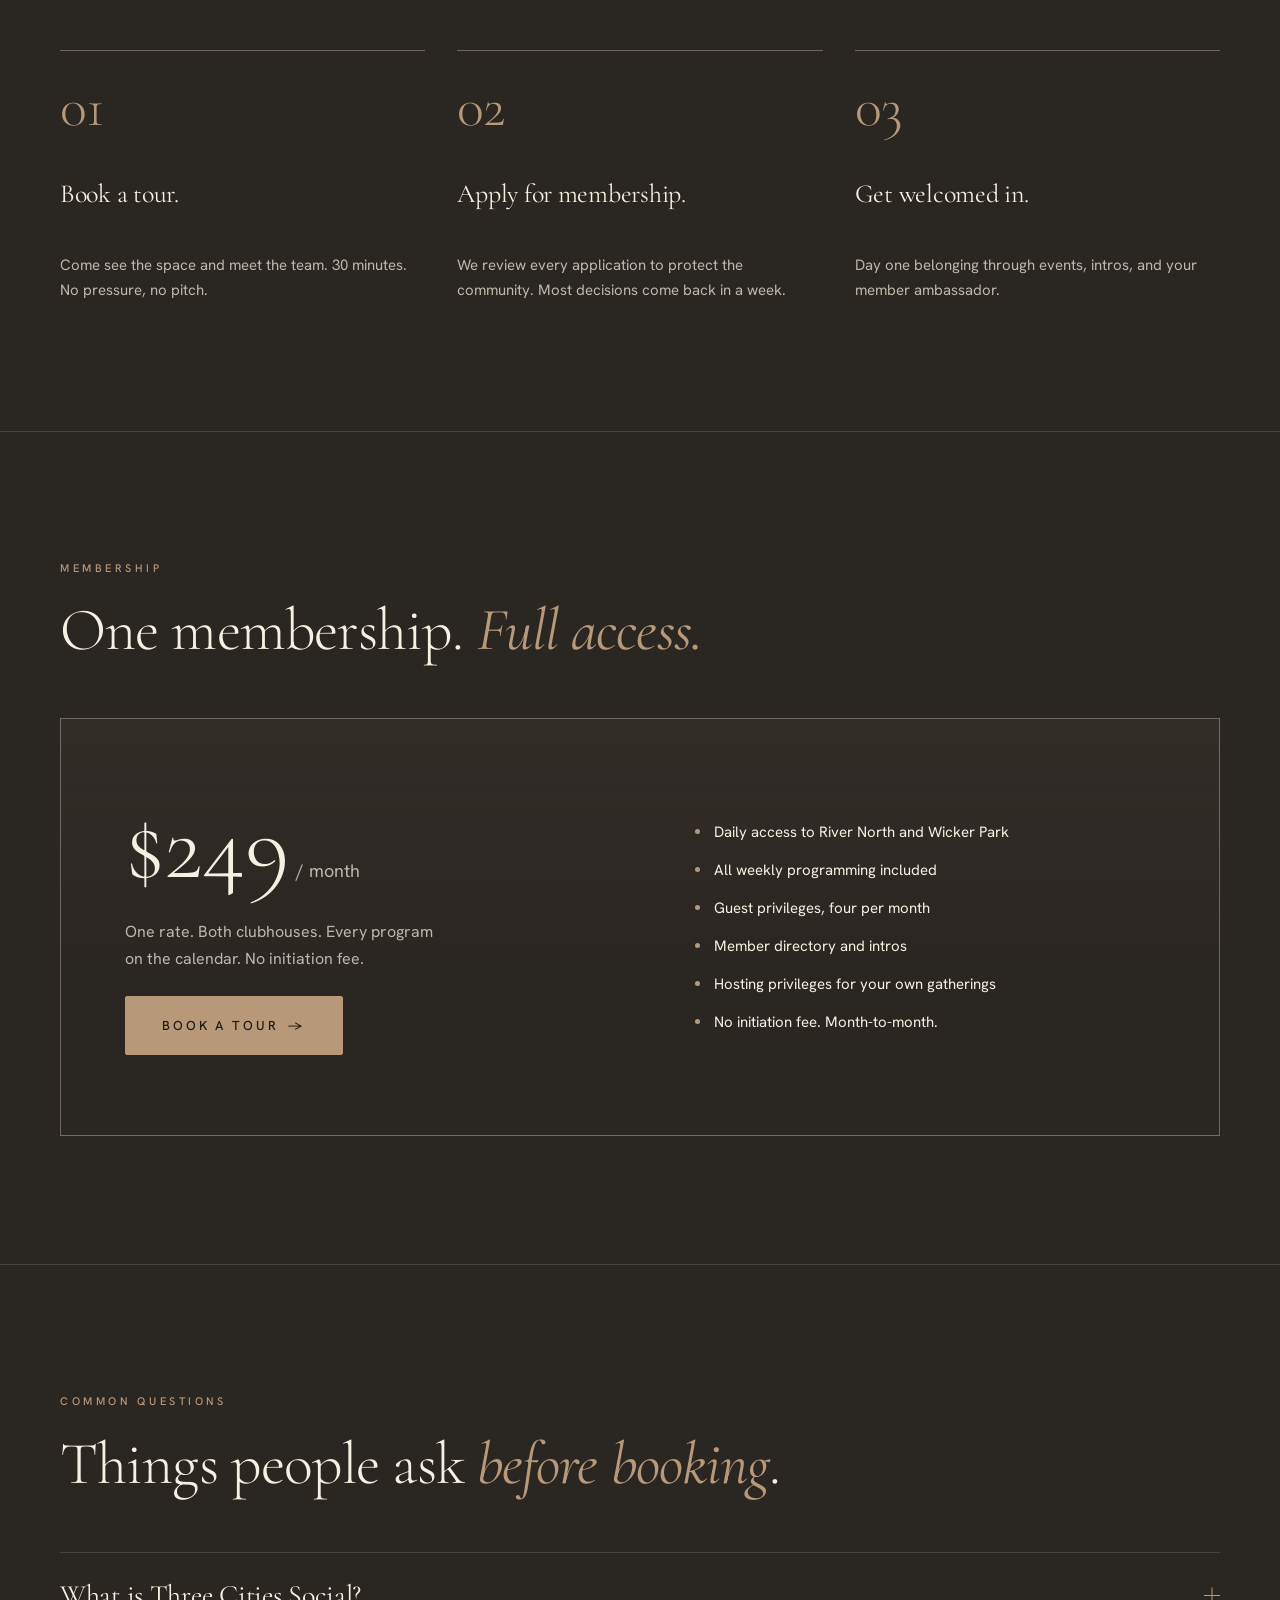
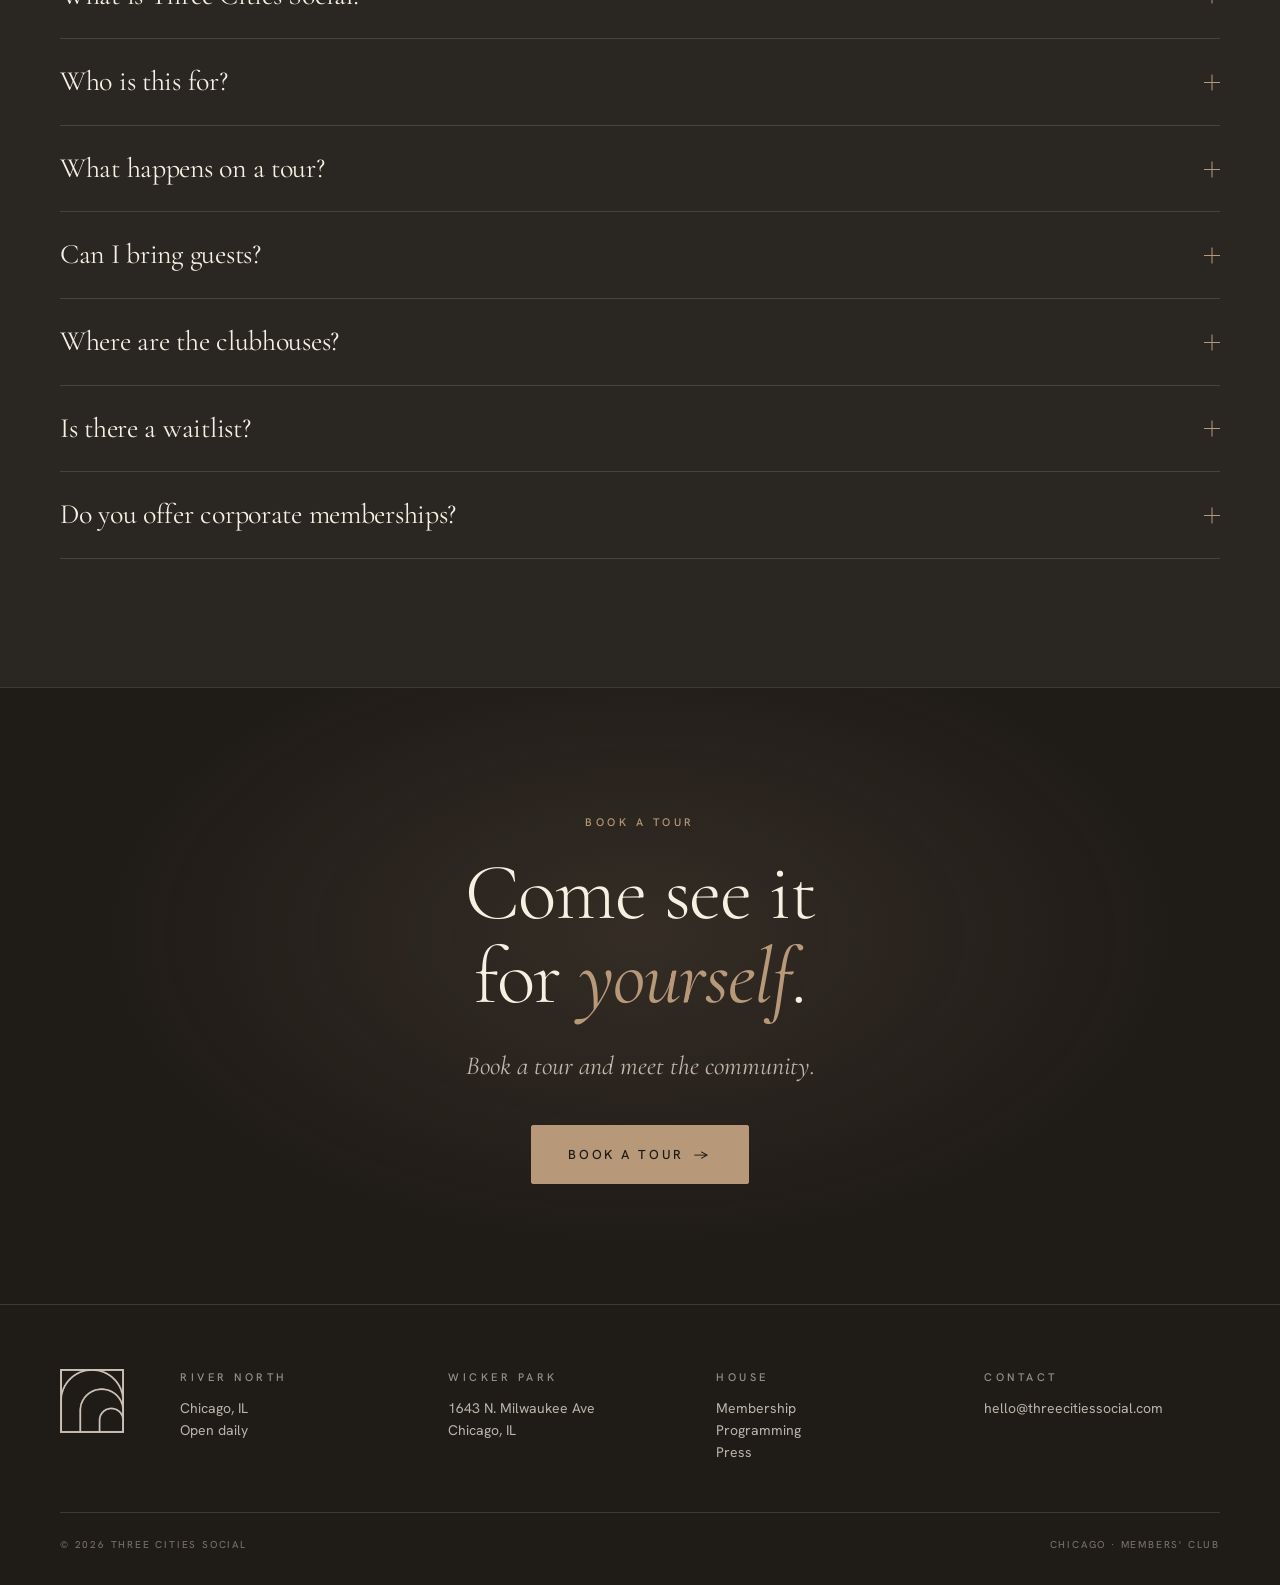
<file: Three Cities Social.html>
<!doctype html>
<html lang="en">
<head>
<meta charset="utf-8" />
<meta name="viewport" content="width=device-width, initial-scale=1, viewport-fit=cover" />
<title>Three Cities Social. A community for adults who want real friends in Chicago.</title>
<meta name="description" content="A membership club in Chicago built around connection. Two clubhouses, programming every week, 350+ members. Book a tour." />

<!-- Open Graph -->
<meta property="og:title" content="Three Cities Social" />
<meta property="og:description" content="A community for adults who want real friends in Chicago. Book a tour." />
<meta property="og:type" content="website" />

<!-- ANALYTICS PLACEHOLDERS -->
<!-- Meta Pixel: paste your snippet here -->
<!--
<script>
!function(f,b,e,v,n,t,s)
{if(f.fbq)return;n=f.fbq=function(){n.callMethod?
n.callMethod.apply(n,arguments):n.queue.push(arguments)};
if(!f._fbq)f._fbq=n;n.push=n;n.loaded=!0;n.version='2.0';
n.queue=[];t=b.createElement(e);t.async=!0;
t.src=v;s=b.getElementsByTagName(e)[0];
s.parentNode.insertBefore(t,s)}(window,document,'script',
'https://connect.facebook.net/en_US/fbevents.js');
fbq('init', 'YOUR_PIXEL_ID');
fbq('track', 'PageView');
</script>
-->

<!-- GA4: paste your snippet here -->
<!--
<script async src="https://www.googletagmanager.com/gtag/js?id=G-XXXXXXX"></script>
<script>
  window.dataLayer = window.dataLayer || [];
  function gtag(){dataLayer.push(arguments);}
  gtag('js', new Date());
  gtag('config', 'G-XXXXXXX');
</script>
-->

<link rel="preconnect" href="https://fonts.googleapis.com">
<link rel="preconnect" href="https://fonts.gstatic.com" crossorigin>
<link rel="stylesheet" href="https://fonts.googleapis.com/css2?family=Cormorant+Garamond:ital,wght@0,300;0,400;0,500;0,600;1,400&family=Hanken+Grotesk:wght@300;400;500;600;700&display=swap">

<style>
/* =========================================================
   Three Cities Social. Landing page.
   Tokens lifted from the TCS design system.
   ========================================================= */
:root {
  /* Brand palette */
  --ink-900: #1F1B17;
  --ink-800: #2A2622;
  --ink-700: #3A342E;
  --ink-600: #5C544B;
  --ink-500: #7A7268;
  --ink-400: #9A9085;
  --ink-300: #BBB1A4;
  --ink-200: #D6CDC0;
  --cream-100: #F6F0E2;
  --cream-50:  #FBF7EE;

  /* Accents */
  --clay: #B7997A;     /* warm tan, the "gold" of the brand */
  --clay-bright: #C9A982;
  --oxblood: #6B2E2A;

  /* Semantic for this dark page */
  --bg: var(--ink-800);
  --bg-deep: var(--ink-900);
  --bg-raised: var(--ink-700);
  --fg: var(--cream-100);
  --fg-muted: rgba(246,240,226,0.72);
  --fg-subtle: rgba(246,240,226,0.55);
  --fg-faint: rgba(246,240,226,0.38);
  --line: rgba(246,240,226,0.14);
  --line-strong: rgba(246,240,226,0.32);
  --accent: var(--clay);

  /* Type */
  --font-display: 'Cormorant Garamond', 'EB Garamond', Garamond, serif;
  --font-sans: 'Hanken Grotesk', 'Söhne', 'Helvetica Neue', Helvetica, Arial, sans-serif;

  /* Tracking */
  --tracking-wider: 0.18em;
  --tracking-widest: 0.32em;

  /* Motion */
  --ease-out: cubic-bezier(0.16, 1, 0.3, 1);
  --ease-standard: cubic-bezier(0.4, 0, 0.2, 1);
}

* { box-sizing: border-box; }
html { scroll-behavior: smooth; -webkit-text-size-adjust: 100%; }
body {
  margin: 0;
  background: var(--bg);
  color: var(--fg);
  font-family: var(--font-sans);
  font-size: 16px;
  line-height: 1.6;
  -webkit-font-smoothing: antialiased;
  -moz-osx-font-smoothing: grayscale;
  text-rendering: optimizeLegibility;
  overflow-x: hidden;
}

img { display: block; max-width: 100%; }

/* =========================================================
   Reusable bits
   ========================================================= */
.shell { width: 100%; max-width: 1240px; margin: 0 auto; padding: 0 22px; }
@media (min-width: 720px) { .shell { padding: 0 40px; } }

.eyebrow {
  display: inline-block;
  font-family: var(--font-sans);
  font-weight: 500;
  font-size: 11px;
  letter-spacing: var(--tracking-widest);
  text-transform: uppercase;
  color: var(--accent);
  margin: 0;
}
.eyebrow--muted { color: var(--fg-subtle); }

.tracked {
  font-family: var(--font-display);
  font-weight: 400;
  text-transform: uppercase;
  letter-spacing: var(--tracking-widest);
}

.h-display {
  font-family: var(--font-display);
  font-weight: 300;
  letter-spacing: -0.02em;
  line-height: 1.02;
  margin: 0;
  color: var(--fg);
}
.h-display em { font-style: italic; font-weight: 400; color: var(--accent); }

.h-section {
  font-family: var(--font-display);
  font-weight: 300;
  font-size: clamp(36px, 6vw, 60px);
  line-height: 1.05;
  letter-spacing: -0.015em;
  margin: 0;
  color: var(--fg);
  text-wrap: balance;
}
.h-section em { font-style: italic; color: var(--accent); font-weight: 400; }

.lede {
  font-family: var(--font-display);
  font-style: italic;
  font-weight: 400;
  font-size: clamp(20px, 2.4vw, 26px);
  line-height: 1.45;
  color: var(--fg-muted);
  margin: 0;
  text-wrap: pretty;
}

p { margin: 0; color: var(--fg-muted); line-height: 1.65; text-wrap: pretty; }

a { color: inherit; text-decoration: none; }

/* Buttons */
.btn {
  display: inline-flex; align-items: center; justify-content: center; gap: 10px;
  font-family: var(--font-sans);
  font-weight: 500;
  font-size: 12px;
  letter-spacing: 0.22em;
  text-transform: uppercase;
  padding: 18px 28px;
  border-radius: 2px;
  cursor: pointer;
  border: 1px solid transparent;
  background: transparent;
  color: var(--fg);
  transition: background 220ms var(--ease-standard), color 220ms var(--ease-standard), opacity 220ms var(--ease-standard), transform 120ms var(--ease-standard);
  text-align: center;
  white-space: nowrap;
  line-height: 1;
}
.btn:active { transform: translateY(1px); }
.btn:focus-visible { outline: 2px solid var(--accent); outline-offset: 3px; }

.btn--primary {
  background: var(--cream-100);
  color: var(--ink-800);
  border-color: var(--cream-100);
}
.btn--primary:hover { opacity: 0.85; }

.btn--accent {
  background: var(--clay);
  color: var(--ink-900);
  border-color: var(--clay);
}
.btn--accent:hover { background: var(--clay-bright); border-color: var(--clay-bright); }

.btn--ghost {
  border-color: var(--line-strong);
  color: var(--fg);
}
.btn--ghost:hover { border-color: var(--cream-100); }

.btn--lg { padding: 22px 36px; font-size: 13px; }

.btn .arrow { display: inline-block; transition: transform 220ms var(--ease-standard); }
.btn:hover .arrow { transform: translateX(3px); }

/* Hairline */
.hairline { border: 0; border-top: 1px solid var(--line); margin: 0; }

/* =========================================================
   Top nav
   ========================================================= */
.nav {
  position: sticky; top: 0; z-index: 50;
  background: rgba(42,38,34,0.92);
  backdrop-filter: saturate(1.2) blur(8px);
  -webkit-backdrop-filter: saturate(1.2) blur(8px);
  border-bottom: 1px solid var(--line);
}
.nav__inner {
  max-width: 1240px; margin: 0 auto;
  display: flex; align-items: center; justify-content: space-between;
  padding: 14px 22px;
}
@media (min-width: 720px) { .nav__inner { padding: 18px 40px; } }
.nav__brand img { height: 26px; }
@media (min-width: 720px) { .nav__brand img { height: 30px; } }
.nav__mid { display: none; gap: 32px; }
@media (min-width: 980px) { .nav__mid { display: flex; } }
.nav__mid a {
  font-family: var(--font-sans); font-weight: 500;
  font-size: 12px; letter-spacing: 0.22em; text-transform: uppercase;
  color: var(--fg);
  transition: opacity 220ms;
}
.nav__mid a:hover { opacity: 0.6; }
.nav__cta { padding: 12px 18px; font-size: 11px; letter-spacing: 0.20em; }

/* =========================================================
   Hero
   ========================================================= */
.hero {
  position: relative;
  min-height: 100svh;
  display: flex; flex-direction: column;
  isolation: isolate;
  overflow: hidden;
}
.hero__media {
  position: absolute; inset: 0; z-index: -1;
}
.hero__media .photo {
  width: 100%; height: 100%;
  background:
    radial-gradient(ellipse at 25% 30%, rgba(201,170,130,0.55) 0%, transparent 55%),
    radial-gradient(ellipse at 75% 70%, rgba(107,46,42,0.40) 0%, transparent 60%),
    radial-gradient(ellipse at 50% 100%, rgba(31,27,23,0.95) 0%, transparent 70%),
    linear-gradient(180deg, #4a3a2a 0%, #2a2622 60%, #1f1b17 100%);
}
.hero__media::after {
  content: "";
  position: absolute; inset: 0;
  background:
    linear-gradient(180deg, rgba(31,27,23,0.40) 0%, rgba(31,27,23,0.20) 30%, rgba(31,27,23,0.65) 75%, rgba(31,27,23,0.95) 100%);
}
.hero__grain {
  position: absolute; inset: 0; z-index: -1;
  opacity: 0.18; mix-blend-mode: overlay; pointer-events: none;
  background-image: url("data:image/svg+xml;utf8,<svg xmlns='http://www.w3.org/2000/svg' width='160' height='160'><filter id='n'><feTurbulence type='fractalNoise' baseFrequency='0.9' numOctaves='2' stitchTiles='stitch'/><feColorMatrix values='0 0 0 0 0.5 0 0 0 0 0.45 0 0 0 0 0.4 0 0 0 0.6 0'/></filter><rect width='100%' height='100%' filter='url(%23n)'/></svg>");
}

.hero__body {
  flex: 1;
  display: flex; flex-direction: column; justify-content: flex-end;
  padding: 120px 22px 56px;
  max-width: 1240px;
  margin: 0 auto;
  width: 100%;
}
@media (min-width: 720px) { .hero__body { padding: 160px 40px 96px; } }

.hero__eyebrow {
  display: inline-flex; align-items: center; gap: 14px;
  color: var(--cream-100);
  font-size: 11px; letter-spacing: var(--tracking-widest); text-transform: uppercase;
  font-weight: 500;
  margin-bottom: 28px;
}
.hero__eyebrow::before {
  content: ""; width: 32px; height: 1px; background: var(--accent);
}

.hero__headline {
  font-size: clamp(40px, 7.5vw, 96px);
}
.hero__sub {
  margin-top: 28px;
  max-width: 56ch;
}
.hero__actions {
  display: flex; flex-wrap: wrap; gap: 14px;
  margin-top: 40px;
  align-items: center;
}
.hero__trust {
  margin-top: 22px;
  display: flex; align-items: center; gap: 10px;
  font-size: 12px; letter-spacing: 0.14em; text-transform: uppercase;
  color: var(--fg-subtle);
  font-weight: 500;
}
.hero__trust .dot {
  width: 6px; height: 6px; border-radius: 50%; background: var(--accent);
}

.hero__caption {
  position: absolute; left: 22px; bottom: 28px;
  font-size: 10px; letter-spacing: var(--tracking-wider); text-transform: uppercase;
  color: var(--fg-faint);
  font-family: var(--font-sans); font-weight: 500;
  display: flex; align-items: center; gap: 12px;
}
@media (min-width: 720px) {
  .hero__caption { left: 40px; bottom: 36px; }
}
.hero__caption::before {
  content: ""; width: 20px; height: 1px; background: var(--fg-faint);
}

/* =========================================================
   Sections
   ========================================================= */
.section {
  padding: 88px 0;
  position: relative;
}
@media (min-width: 720px) { .section { padding: 128px 0; } }

.section--rule { border-top: 1px solid var(--line); }
.section--deep { background: var(--bg-deep); }
.section--raised { background: #211d19; }

.section__head {
  display: flex; flex-direction: column; gap: 18px;
  margin-bottom: 56px;
  max-width: 880px;
}
.section__head .eyebrow { margin-bottom: 4px; }

/* What it is. Three columns. */
.threecol {
  display: grid; gap: 20px;
  grid-template-columns: 1fr;
}
@media (min-width: 760px) {
  .threecol { grid-template-columns: repeat(3, 1fr); gap: 28px; }
}
.tile {
  border: 1px solid var(--line);
  padding: 36px 28px;
  display: flex; flex-direction: column; gap: 18px;
  background: linear-gradient(180deg, rgba(246,240,226,0.025), transparent);
  min-height: 280px;
}
.tile__index {
  font-family: var(--font-display);
  font-size: 18px; letter-spacing: var(--tracking-widest);
  color: var(--accent);
  text-transform: uppercase;
  font-weight: 400;
}
.tile__title {
  font-family: var(--font-display);
  font-size: 30px; line-height: 1.1; letter-spacing: -0.01em;
  font-weight: 400;
  margin: 0;
  color: var(--fg);
}
.tile__copy { font-size: 15px; line-height: 1.65; color: var(--fg-muted); margin: 0; }

/* Pillars. Five columns. */
.pillars {
  display: grid;
  grid-template-columns: 1fr;
  gap: 0;
  border-top: 1px solid var(--line);
}
.pillar {
  padding: 32px 0;
  display: grid;
  grid-template-columns: 64px 1fr;
  gap: 24px;
  align-items: start;
  border-bottom: 1px solid var(--line);
}
.pillar__num {
  font-family: var(--font-display);
  font-size: 14px; letter-spacing: var(--tracking-widest);
  text-transform: uppercase;
  color: var(--accent);
  padding-top: 4px;
}
.pillar__body { display: flex; flex-direction: column; gap: 8px; }
.pillar__name {
  font-family: var(--font-display); font-weight: 400;
  font-size: 36px; line-height: 1; letter-spacing: -0.01em;
  color: var(--fg);
}
.pillar__copy { font-size: 15px; color: var(--fg-muted); }

@media (min-width: 900px) {
  .pillars {
    grid-template-columns: repeat(5, 1fr);
    border-top: 1px solid var(--line);
    border-bottom: 1px solid var(--line);
  }
  .pillar {
    grid-template-columns: 1fr;
    padding: 40px 28px;
    border-bottom: 0;
    border-right: 1px solid var(--line);
    gap: 28px;
    min-height: 280px;
  }
  .pillar:last-child { border-right: 0; }
  .pillar__num { padding-top: 0; }
  .pillar__name { font-size: 40px; }
}

/* Testimonials */
.quotes {
  display: grid; gap: 20px;
  grid-template-columns: 1fr;
}
@media (min-width: 760px) {
  .quotes { grid-template-columns: repeat(3, 1fr); gap: 28px; }
}
.quote {
  border: 1px solid var(--line);
  padding: 36px 32px;
  display: flex; flex-direction: column; gap: 28px;
  background: linear-gradient(180deg, rgba(246,240,226,0.025), transparent);
}
.quote__mark {
  font-family: var(--font-display);
  font-size: 56px; line-height: 0.5; color: var(--accent);
  height: 28px;
}
.quote__text {
  font-family: var(--font-display);
  font-style: italic; font-weight: 400;
  font-size: 22px; line-height: 1.4;
  color: var(--fg);
  text-wrap: pretty;
}
.quote__attr {
  display: flex; flex-direction: column; gap: 4px;
  font-size: 11px; letter-spacing: var(--tracking-wider); text-transform: uppercase;
  color: var(--fg-subtle); font-weight: 500;
  margin-top: auto;
}
.quote__name { color: var(--fg); font-size: 12px; letter-spacing: var(--tracking-wider); }

/* Locations */
.locations {
  display: grid; gap: 24px;
  grid-template-columns: 1fr;
}
@media (min-width: 820px) {
  .locations { grid-template-columns: 1fr 1fr; gap: 32px; }
}
.loc {
  display: flex; flex-direction: column;
  border: 1px solid var(--line);
  background: #221e1a;
  overflow: hidden;
}
.loc__photo {
  aspect-ratio: 4/3;
  position: relative;
  background:
    radial-gradient(ellipse at 30% 30%, rgba(201,170,130,0.45) 0%, transparent 55%),
    radial-gradient(ellipse at 75% 70%, rgba(58,42,32,0.6) 0%, transparent 60%),
    linear-gradient(160deg, #6b5240 0%, #3a2e22 65%, #1f1b17 100%);
}
.loc__photo.is-wp {
  background:
    radial-gradient(ellipse at 70% 30%, rgba(183,153,122,0.55) 0%, transparent 60%),
    radial-gradient(ellipse at 30% 80%, rgba(107,46,42,0.40) 0%, transparent 60%),
    linear-gradient(180deg, #4a3a2a 0%, #2a2622 70%, #1f1b17 100%);
}
.loc__photo::after {
  content: "Photograph";
  position: absolute; bottom: 16px; left: 18px;
  font-size: 10px; letter-spacing: var(--tracking-widest); text-transform: uppercase;
  color: rgba(246,240,226,0.5); font-weight: 500;
}
.loc__chapter-icon {
  position: absolute; top: 18px; right: 18px;
  height: 60px; width: auto;
  opacity: 0.85;
}
.loc__body { padding: 32px 28px; display: flex; flex-direction: column; gap: 14px; }
.loc__name {
  font-family: var(--font-display); font-weight: 400;
  font-size: 32px; line-height: 1; margin: 0;
  color: var(--fg);
}
.loc__addr {
  font-family: var(--font-display); font-weight: 400;
  font-size: 12px; letter-spacing: var(--tracking-widest); text-transform: uppercase;
  color: var(--fg-muted);
}
.loc__copy { font-size: 15px; color: var(--fg-muted); }

/* Steps */
.steps {
  display: grid; gap: 28px;
  grid-template-columns: 1fr;
  counter-reset: step;
}
@media (min-width: 820px) {
  .steps { grid-template-columns: repeat(3, 1fr); gap: 32px; }
}
.step {
  display: flex; flex-direction: column; gap: 18px;
  border-top: 1px solid var(--line-strong);
  padding-top: 28px;
}
.step__num {
  font-family: var(--font-display);
  font-size: 56px; line-height: 1; font-weight: 300;
  color: var(--accent);
  letter-spacing: -0.02em;
}
.step__title {
  font-family: var(--font-display);
  font-size: 26px; line-height: 1.15; font-weight: 400; letter-spacing: -0.01em;
  color: var(--fg);
}
.step__copy { font-size: 15px; color: var(--fg-muted); }

/* Membership */
.membership {
  display: grid;
  grid-template-columns: 1fr;
  gap: 40px;
  align-items: center;
  padding: 64px 28px;
  border: 1px solid var(--line-strong);
  background: linear-gradient(180deg, rgba(183,153,122,0.06), transparent 60%);
}
@media (min-width: 820px) {
  .membership {
    grid-template-columns: 1.1fr 1fr;
    padding: 80px 64px;
    gap: 64px;
  }
}
.membership__left { display: flex; flex-direction: column; gap: 24px; }
.membership__right {
  display: flex; flex-direction: column; gap: 14px;
  padding-left: 0;
}
@media (min-width: 820px) {
  .membership__right { padding-left: 56px; border-left: 1px solid var(--line); }
}
.membership__price {
  display: flex; align-items: baseline; gap: 6px;
  font-family: var(--font-display); font-weight: 300;
  color: var(--fg);
  letter-spacing: -0.02em;
}
.membership__price .amount { font-size: clamp(64px, 9vw, 96px); line-height: 1; }
.membership__price .unit { font-size: 18px; color: var(--fg-muted); letter-spacing: 0; font-family: var(--font-sans); font-weight: 400; }
.membership__list {
  list-style: none; padding: 0; margin: 0;
  display: flex; flex-direction: column; gap: 14px;
}
.membership__list li {
  display: flex; gap: 14px; align-items: baseline;
  font-size: 15px; color: var(--fg);
}
.membership__list li::before {
  content: ""; width: 5px; height: 5px; border-radius: 50%; background: var(--accent);
  flex-shrink: 0; transform: translateY(-3px);
}

/* FAQ */
.faq { display: flex; flex-direction: column; }
.faq__item {
  border-top: 1px solid var(--line);
}
.faq__item:last-child { border-bottom: 1px solid var(--line); }
.faq__btn {
  appearance: none; -webkit-appearance: none;
  background: transparent; border: 0; color: var(--fg);
  width: 100%; text-align: left;
  padding: 26px 0;
  display: flex; align-items: center; justify-content: space-between; gap: 24px;
  cursor: pointer;
  font-family: var(--font-display);
  font-weight: 400;
  font-size: clamp(20px, 2.4vw, 28px);
  line-height: 1.2;
  letter-spacing: -0.01em;
}
.faq__btn:hover { opacity: 0.7; }
.faq__btn .icon {
  width: 16px; height: 16px;
  position: relative; flex-shrink: 0;
  transition: transform 280ms var(--ease-out);
}
.faq__btn .icon::before, .faq__btn .icon::after {
  content: ""; position: absolute; background: var(--accent);
  left: 0; right: 0; top: 50%; height: 1px;
}
.faq__btn .icon::after { transform: rotate(90deg); transition: transform 280ms var(--ease-out); }
.faq__item.is-open .faq__btn .icon::after { transform: rotate(0); }

.faq__panel {
  display: grid;
  grid-template-rows: 0fr;
  transition: grid-template-rows 280ms var(--ease-out);
}
.faq__item.is-open .faq__panel { grid-template-rows: 1fr; }
.faq__panel-inner {
  overflow: hidden;
  min-height: 0;
}
.faq__copy {
  padding: 0 0 28px;
  font-size: 16px;
  color: var(--fg-muted);
  max-width: 64ch;
  line-height: 1.7;
}

/* Final CTA */
.final {
  padding: 120px 0;
  text-align: center;
  background:
    radial-gradient(ellipse at 50% 40%, rgba(183,153,122,0.14) 0%, transparent 60%),
    var(--bg-deep);
  border-top: 1px solid var(--line);
}
.final .h-section {
  font-size: clamp(44px, 7vw, 80px);
  margin: 0 auto;
  max-width: 16ch;
}
.final .lede {
  margin: 28px auto 40px;
  max-width: 48ch;
}

/* Footer */
.footer {
  padding: 64px 0 32px;
  border-top: 1px solid var(--line);
  background: var(--bg-deep);
}
.footer__top {
  display: grid; gap: 40px;
  grid-template-columns: 1fr;
  padding-bottom: 48px;
  border-bottom: 1px solid var(--line);
}
@media (min-width: 820px) {
  .footer__top {
    grid-template-columns: auto 1fr;
    gap: 56px;
  }
}
.footer__mark { width: 64px; height: 64px; opacity: 0.9; }
.footer__cols {
  display: grid; gap: 32px;
  grid-template-columns: 1fr 1fr;
}
@media (min-width: 720px) {
  .footer__cols { grid-template-columns: repeat(4, 1fr); }
}
.footer__col { display: flex; flex-direction: column; gap: 10px; }
.footer__col p {
  font-size: 14px; line-height: 1.6; color: var(--fg-muted);
  margin: 0;
}
.footer__bot {
  padding-top: 24px;
  display: flex; flex-wrap: wrap; gap: 14px;
  justify-content: space-between;
  font-size: 10px; letter-spacing: var(--tracking-wider); text-transform: uppercase;
  color: var(--fg-faint); font-weight: 500;
}

/* =========================================================
   Sticky mobile CTA
   ========================================================= */
.sticky-cta {
  position: fixed;
  bottom: 0; left: 0; right: 0;
  padding: 12px 16px calc(12px + env(safe-area-inset-bottom));
  background: rgba(31,27,23,0.94);
  backdrop-filter: blur(10px);
  -webkit-backdrop-filter: blur(10px);
  border-top: 1px solid var(--line);
  z-index: 40;
  display: none;
}
.sticky-cta .btn { width: 100%; padding: 18px 22px; }
@media (max-width: 819px) {
  .sticky-cta { display: block; }
  body { padding-bottom: 80px; }
  body.modal-open { padding-bottom: 0; }
}

/* =========================================================
   Modal
   ========================================================= */
.modal {
  position: fixed; inset: 0;
  z-index: 100;
  display: none;
  align-items: stretch; justify-content: center;
  padding: 0;
  background: rgba(15,12,10,0.78);
  backdrop-filter: blur(6px);
  -webkit-backdrop-filter: blur(6px);
  overflow-y: auto;
}
.modal.is-open { display: flex; }
.modal__card {
  position: relative;
  width: 100%;
  max-width: 560px;
  margin: auto;
  background: var(--ink-800);
  border: 1px solid var(--line-strong);
  padding: 32px 24px 40px;
}
@media (min-width: 720px) {
  .modal__card { padding: 48px 56px 56px; margin: 40px auto; }
}
.modal__close {
  position: absolute; top: 14px; right: 14px;
  width: 36px; height: 36px;
  border: 1px solid var(--line);
  background: transparent;
  color: var(--fg);
  cursor: pointer;
  font-size: 18px;
  border-radius: 999px;
  transition: opacity 220ms;
}
.modal__close:hover { opacity: 0.6; }
.modal__eyebrow { margin-bottom: 10px; }
.modal__title {
  font-family: var(--font-display); font-weight: 400;
  font-size: clamp(28px, 4vw, 36px); line-height: 1.05;
  letter-spacing: -0.015em; margin: 0 0 12px;
  color: var(--fg);
}
.modal__sub { font-size: 14px; color: var(--fg-muted); margin: 0 0 28px; max-width: 44ch; }

.form { display: flex; flex-direction: column; gap: 20px; margin-top: 8px; }
.form__row { display: grid; gap: 20px; grid-template-columns: 1fr 1fr; }
@media (max-width: 480px) { .form__row { grid-template-columns: 1fr; gap: 20px; } }
.field { display: flex; flex-direction: column; gap: 8px; }
.field label {
  font-family: var(--font-sans); font-weight: 500;
  font-size: 10px; letter-spacing: 0.22em; text-transform: uppercase;
  color: var(--fg-subtle);
}
.field input, .field textarea, .field select {
  font-family: var(--font-sans);
  font-size: 15px; color: var(--fg);
  background: rgba(0,0,0,0.18);
  border: 1px solid var(--line);
  border-radius: 2px;
  padding: 14px 14px;
  outline: none;
  width: 100%;
}
.field textarea { resize: vertical; min-height: 96px; }
.field input::placeholder, .field textarea::placeholder { color: var(--fg-faint); }
.field input:focus, .field textarea:focus, .field select:focus {
  border-color: var(--accent);
  background: rgba(0,0,0,0.30);
}
.field select {
  appearance: none; -webkit-appearance: none;
  background-image: url("data:image/svg+xml;utf8,<svg xmlns='http://www.w3.org/2000/svg' width='12' height='8' fill='none'><path d='M1 1l5 5 5-5' stroke='%23B7997A' stroke-width='1.5' stroke-linecap='round'/></svg>");
  background-repeat: no-repeat;
  background-position: right 14px center;
  padding-right: 38px;
}

.segments {
  display: grid; grid-template-columns: 1fr 1fr 1fr;
  gap: 0;
  border: 1px solid var(--line);
  border-radius: 2px;
  overflow: hidden;
}
.segment {
  appearance: none; -webkit-appearance: none;
  background: transparent; border: 0;
  color: var(--fg-muted);
  padding: 12px 8px;
  font-family: var(--font-sans); font-weight: 500;
  font-size: 11px; letter-spacing: 0.16em; text-transform: uppercase;
  cursor: pointer;
  border-right: 1px solid var(--line);
  transition: background 220ms, color 220ms;
}
.segment:last-child { border-right: 0; }
.segment.is-on { background: var(--cream-100); color: var(--ink-800); }

.form__submit { margin-top: 12px; }
.form__legal {
  margin-top: 12px;
  font-size: 11px; color: var(--fg-faint); line-height: 1.5;
}

.form__success { display: none; padding: 12px 0; }
.form__success.is-on { display: flex; flex-direction: column; gap: 18px; }
.form__success h3 {
  font-family: var(--font-display); font-weight: 400;
  font-size: clamp(26px, 3.6vw, 34px); line-height: 1.1; letter-spacing: -0.01em;
  color: var(--fg); margin: 0;
}
.form__success p { font-size: 15px; color: var(--fg-muted); margin: 0; }
.form__success .check {
  width: 54px; height: 54px;
  border-radius: 999px;
  border: 1px solid var(--accent);
  display: flex; align-items: center; justify-content: center;
  color: var(--accent);
  font-size: 22px;
  margin-bottom: 4px;
}

/* Reveal on scroll */
.reveal {
  opacity: 0; transform: translateY(14px);
  transition: opacity 600ms var(--ease-out), transform 600ms var(--ease-out);
  transition-delay: var(--delay, 0ms);
}
.reveal.is-in { opacity: 1; transform: none; }

@media (prefers-reduced-motion: reduce) {
  .reveal { opacity: 1; transform: none; transition: none; }
  html { scroll-behavior: auto; }
}

/* Small utility */
.text-accent { color: var(--accent); }
.mono { font-family: var(--font-sans); }

</style>
</head>
<body>

<!-- ============================== NAV ============================== -->
<header class="nav" data-screen-label="01 Nav">
  <div class="nav__inner">
    <a class="nav__brand" href="#top" aria-label="Three Cities Social home">
      <img src="assets/logos/wordmark-wide-cream.png" alt="Three Cities Social" />
    </a>
    <nav class="nav__mid" aria-label="Primary">
      <a href="#what">The Club</a>
      <a href="#pillars">Programming</a>
      <a href="#locations">Locations</a>
      <a href="#membership">Membership</a>
      <a href="#faq">FAQ</a>
    </nav>
    <button class="btn btn--primary nav__cta" data-open-modal>Book a Tour</button>
  </div>
</header>

<!-- ============================== HERO ============================== -->
<section class="hero" id="top" data-screen-label="02 Hero">
  <div class="hero__media" aria-hidden="true">
    <!-- PLACEHOLDER: replace with full-bleed candid event photo or short looping video -->
    <div class="photo"></div>
  </div>
  <div class="hero__grain" aria-hidden="true"></div>

  <div class="hero__body">
    <span class="hero__eyebrow reveal">Chicago Membership Club</span>
    <h1 class="h-display hero__headline reveal" style="--delay: 80ms">
      A community for adults who want <em>real friends</em> in Chicago.
    </h1>
    <p class="lede hero__sub reveal" style="--delay: 160ms">
      Three Cities Social is a membership club built around connection. Two clubhouses, programming every week, and 350+ members across the city.
    </p>
    <div class="hero__actions reveal" style="--delay: 240ms">
      <button class="btn btn--accent btn--lg" data-open-modal>
        Book a Tour <span class="arrow">→</span>
      </button>
      <a href="#what" class="btn btn--ghost">See the Club</a>
    </div>
    <div class="hero__trust reveal" style="--delay: 320ms">
      <span class="dot" aria-hidden="true"></span>
      River North &amp; Wicker Park. Founding member spots open.
    </div>
  </div>

  <div class="hero__caption" aria-hidden="true">
    <span>Photograph placeholder. Wicker Park, a Thursday in May.</span>
  </div>
</section>

<!-- ============================== WHAT IT IS ============================== -->
<section class="section" id="what" data-screen-label="03 What it is">
  <div class="shell">
    <div class="section__head reveal">
      <span class="eyebrow">What it is</span>
      <h2 class="h-section">A clubhouse, a calendar, <em>a circle of people</em>.</h2>
    </div>

    <div class="threecol">
      <article class="tile reveal">
        <span class="tile__index">01 &middot; The Space</span>
        <h3 class="tile__title">Two Chicago clubhouses.</h3>
        <p class="tile__copy">Daily access to work, hang, or host. River North and Wicker Park, open every day for members.</p>
      </article>

      <article class="tile reveal" style="--delay: 100ms">
        <span class="tile__index">02 &middot; The Calendar</span>
        <h3 class="tile__title">Programming every week.</h3>
        <p class="tile__copy">Workouts, dinners, talks, and trips designed for real connection. Something on every day of the week.</p>
      </article>

      <article class="tile reveal" style="--delay: 200ms">
        <span class="tile__index">03 &middot; The People</span>
        <h3 class="tile__title">350+ members.</h3>
        <p class="tile__copy">A community of adults who actually show up. Across industries, neighborhoods, and stages of life in Chicago.</p>
      </article>
    </div>
  </div>
</section>

<!-- ============================== PILLARS ============================== -->
<section class="section section--rule" id="pillars" data-screen-label="04 Pillars">
  <div class="shell">
    <div class="section__head reveal">
      <span class="eyebrow">The Five Pillars</span>
      <h2 class="h-section">Five ways we <em>build connection</em>.</h2>
    </div>

    <div class="pillars">
      <article class="pillar reveal">
        <div class="pillar__num">01</div>
        <div class="pillar__body">
          <div class="pillar__name">Move</div>
          <p class="pillar__copy">Workouts, runs, and movement classes. Friendship through doing the hard thing together.</p>
        </div>
      </article>

      <article class="pillar reveal" style="--delay: 80ms">
        <div class="pillar__num">02</div>
        <div class="pillar__body">
          <div class="pillar__name">Play</div>
          <p class="pillar__copy">Pickleball, game nights, and tournaments. Easy, regular, ongoing.</p>
        </div>
      </article>

      <article class="pillar reveal" style="--delay: 160ms">
        <div class="pillar__num">03</div>
        <div class="pillar__body">
          <div class="pillar__name">Talk</div>
          <p class="pillar__copy">Dinners, salons, and conversations that matter. Long tables, real questions.</p>
        </div>
      </article>

      <article class="pillar reveal" style="--delay: 240ms">
        <div class="pillar__num">04</div>
        <div class="pillar__body">
          <div class="pillar__name">Social</div>
          <p class="pillar__copy">Open hangs, parties, and member nights. The default plan for a Friday.</p>
        </div>
      </article>

      <article class="pillar reveal" style="--delay: 320ms">
        <div class="pillar__num">05</div>
        <div class="pillar__body">
          <div class="pillar__name">Serve</div>
          <p class="pillar__copy">Volunteer days and community impact work. Chicago is the third member of every friendship here.</p>
        </div>
      </article>
    </div>
  </div>
</section>

<!-- ============================== TESTIMONIALS ============================== -->
<section class="section section--raised" id="testimonials" data-screen-label="05 Why people join">
  <div class="shell">
    <div class="section__head reveal">
      <span class="eyebrow">Why people join</span>
      <h2 class="h-section">Built for adults who want <em>a better way</em> to meet people in Chicago.</h2>
    </div>

    <div class="quotes">
      <figure class="quote reveal">
        <div class="quote__mark" aria-hidden="true">&ldquo;</div>
        <blockquote class="quote__text">
          I moved here for a job and lived three years without a real friend group. Six months in, my Sunday is full and I have people to call.
        </blockquote>
        <figcaption class="quote__attr">
          <span class="quote__name">Sarah</span>
          <span>Wicker Park</span>
        </figcaption>
      </figure>

      <figure class="quote reveal" style="--delay: 120ms">
        <div class="quote__mark" aria-hidden="true">&ldquo;</div>
        <blockquote class="quote__text">
          The dinners did it for me. You sit next to a stranger on a Tuesday and walk out with two new friends. That is rare past 30.
        </blockquote>
        <figcaption class="quote__attr">
          <span class="quote__name">Marcus</span>
          <span>West Loop</span>
        </figcaption>
      </figure>

      <figure class="quote reveal" style="--delay: 240ms">
        <div class="quote__mark" aria-hidden="true">&ldquo;</div>
        <blockquote class="quote__text">
          I run a small business, so I came in skeptical. The people are real. The programming is good. I use both spaces every week.
        </blockquote>
        <figcaption class="quote__attr">
          <span class="quote__name">Priya</span>
          <span>River North</span>
        </figcaption>
      </figure>
    </div>
  </div>
</section>

<!-- ============================== LOCATIONS ============================== -->
<section class="section section--rule" id="locations" data-screen-label="06 Locations">
  <div class="shell">
    <div class="section__head reveal">
      <span class="eyebrow">Locations</span>
      <h2 class="h-section">Two clubhouses. <em>One membership.</em></h2>
    </div>

    <div class="locations">
      <article class="loc reveal">
        <div class="loc__photo">
          <img class="loc__chapter-icon" src="assets/icons/chapter-river-north-cream.png" alt="River North chapter mark" />
        </div>
        <div class="loc__body">
          <h3 class="loc__name">River North</h3>
          <span class="loc__addr">Chicago, IL</span>
          <p class="loc__copy">A working bar, a long oak table, and a record player older than most members. Open daily for work in the day and people at night.</p>
          <a href="#" class="btn btn--ghost btn--sm" style="align-self:flex-start; padding: 12px 18px; font-size:11px;">Visit River North <span class="arrow">→</span></a>
        </div>
      </article>

      <article class="loc reveal" style="--delay: 120ms">
        <div class="loc__photo is-wp">
          <img class="loc__chapter-icon" src="assets/icons/chapter-wicker-park-cream.png" alt="Wicker Park chapter mark" />
        </div>
        <div class="loc__body">
          <h3 class="loc__name">Wicker Park</h3>
          <span class="loc__addr">1643 N. Milwaukee Ave</span>
          <p class="loc__copy">Forty seats, one piano, a working kitchen on Thursdays. Built for slow dinners, real conversations, and the people you only meet once.</p>
          <a href="#" class="btn btn--ghost btn--sm" style="align-self:flex-start; padding: 12px 18px; font-size:11px;">Visit Wicker Park <span class="arrow">→</span></a>
        </div>
      </article>
    </div>
  </div>
</section>

<!-- ============================== HOW IT WORKS ============================== -->
<section class="section" id="how" data-screen-label="07 How it works">
  <div class="shell">
    <div class="section__head reveal">
      <span class="eyebrow">How it works</span>
      <h2 class="h-section">How to <em>join</em>.</h2>
    </div>

    <div class="steps">
      <article class="step reveal">
        <div class="step__num">01</div>
        <h3 class="step__title">Book a tour.</h3>
        <p class="step__copy">Come see the space and meet the team. 30 minutes. No pressure, no pitch.</p>
      </article>

      <article class="step reveal" style="--delay: 120ms">
        <div class="step__num">02</div>
        <h3 class="step__title">Apply for membership.</h3>
        <p class="step__copy">We review every application to protect the community. Most decisions come back in a week.</p>
      </article>

      <article class="step reveal" style="--delay: 240ms">
        <div class="step__num">03</div>
        <h3 class="step__title">Get welcomed in.</h3>
        <p class="step__copy">Day one belonging through events, intros, and your member ambassador.</p>
      </article>
    </div>
  </div>
</section>

<!-- ============================== MEMBERSHIP ============================== -->
<section class="section section--rule" id="membership" data-screen-label="08 Membership">
  <div class="shell">
    <div class="section__head reveal">
      <span class="eyebrow">Membership</span>
      <h2 class="h-section">One membership. <em>Full access.</em></h2>
    </div>

    <div class="membership reveal">
      <div class="membership__left">
        <div class="membership__price">
          <span class="amount">$249</span>
          <span class="unit">/ month</span>
        </div>
        <p style="color: var(--fg-muted); font-size:16px; max-width: 36ch;">
          One rate. Both clubhouses. Every program on the calendar. No initiation fee.
        </p>
        <div style="display:flex; gap:14px; flex-wrap:wrap;">
          <button class="btn btn--accent btn--lg" data-open-modal>Book a Tour <span class="arrow">→</span></button>
        </div>
      </div>

      <ul class="membership__list">
        <li>Daily access to River North and Wicker Park</li>
        <li>All weekly programming included</li>
        <li>Guest privileges, four per month</li>
        <li>Member directory and intros</li>
        <li>Hosting privileges for your own gatherings</li>
        <li>No initiation fee. Month-to-month.</li>
      </ul>
    </div>
  </div>
</section>

<!-- ============================== FAQ ============================== -->
<section class="section section--rule" id="faq" data-screen-label="09 FAQ">
  <div class="shell">
    <div class="section__head reveal">
      <span class="eyebrow">Common Questions</span>
      <h2 class="h-section">Things people ask <em>before booking</em>.</h2>
    </div>

    <div class="faq reveal">
      <div class="faq__item">
        <button class="faq__btn" aria-expanded="false">
          <span>What is Three Cities Social?</span>
          <span class="icon" aria-hidden="true"></span>
        </button>
        <div class="faq__panel"><div class="faq__panel-inner">
          <p class="faq__copy">A membership club in Chicago built for adults who want real friendship and community. We run two clubhouses (River North and Wicker Park) and a weekly calendar across five pillars: Move, Play, Talk, Social, and Serve.</p>
        </div></div>
      </div>

      <div class="faq__item">
        <button class="faq__btn" aria-expanded="false">
          <span>Who is this for?</span>
          <span class="icon" aria-hidden="true"></span>
        </button>
        <div class="faq__panel"><div class="faq__panel-inner">
          <p class="faq__copy">Adults, mostly 30 to 45, living in or close to Chicago. People who want a calendar of real things to do and a group of people to do them with. We are intentionally varied across industries, neighborhoods, and life stages.</p>
        </div></div>
      </div>

      <div class="faq__item">
        <button class="faq__btn" aria-expanded="false">
          <span>What happens on a tour?</span>
          <span class="icon" aria-hidden="true"></span>
        </button>
        <div class="faq__panel"><div class="faq__panel-inner">
          <p class="faq__copy">About 30 minutes. You walk the space, meet a member of the team, ask anything you want, and leave with a clear picture of whether it is for you. We do not run hard sells.</p>
        </div></div>
      </div>

      <div class="faq__item">
        <button class="faq__btn" aria-expanded="false">
          <span>Can I bring guests?</span>
          <span class="icon" aria-hidden="true"></span>
        </button>
        <div class="faq__panel"><div class="faq__panel-inner">
          <p class="faq__copy">Yes. Members get four guest passes per month, valid at either clubhouse and across most programming.</p>
        </div></div>
      </div>

      <div class="faq__item">
        <button class="faq__btn" aria-expanded="false">
          <span>Where are the clubhouses?</span>
          <span class="icon" aria-hidden="true"></span>
        </button>
        <div class="faq__panel"><div class="faq__panel-inner">
          <p class="faq__copy">River North and Wicker Park. The Wicker Park address is 1643 N. Milwaukee Ave. River North details are shared on your tour confirmation.</p>
        </div></div>
      </div>

      <div class="faq__item">
        <button class="faq__btn" aria-expanded="false">
          <span>Is there a waitlist?</span>
          <span class="icon" aria-hidden="true"></span>
        </button>
        <div class="faq__panel"><div class="faq__panel-inner">
          <p class="faq__copy">Right now, no. Founding member spots are still open. We review every application to protect the community, so timing depends on the round.</p>
        </div></div>
      </div>

      <div class="faq__item">
        <button class="faq__btn" aria-expanded="false">
          <span>Do you offer corporate memberships?</span>
          <span class="icon" aria-hidden="true"></span>
        </button>
        <div class="faq__panel"><div class="faq__panel-inner">
          <p class="faq__copy">Yes. We work with small teams that want shared access to both clubhouses and programming. Mention it on your tour and we will walk you through options.</p>
        </div></div>
      </div>
    </div>
  </div>
</section>

<!-- ============================== FINAL CTA ============================== -->
<section class="final" data-screen-label="10 Final CTA">
  <div class="shell">
    <span class="eyebrow reveal">Book a Tour</span>
    <h2 class="h-section reveal" style="--delay: 80ms; margin-top: 18px;">Come see it for <em>yourself</em>.</h2>
    <p class="lede reveal" style="--delay: 160ms">Book a tour and meet the community.</p>
    <div class="reveal" style="--delay: 240ms; display:flex; justify-content:center;">
      <button class="btn btn--accent btn--lg" data-open-modal>Book a Tour <span class="arrow">→</span></button>
    </div>
  </div>
</section>

<!-- ============================== FOOTER ============================== -->
<footer class="footer" data-screen-label="11 Footer">
  <div class="shell">
    <div class="footer__top">
      <img class="footer__mark" src="assets/icons/mark-cream.png" alt="Three Cities Social" />
      <div class="footer__cols">
        <div class="footer__col">
          <span class="eyebrow eyebrow--muted">River North</span>
          <p>Chicago, IL<br/>Open daily</p>
        </div>
        <div class="footer__col">
          <span class="eyebrow eyebrow--muted">Wicker Park</span>
          <p>1643 N. Milwaukee Ave<br/>Chicago, IL</p>
        </div>
        <div class="footer__col">
          <span class="eyebrow eyebrow--muted">House</span>
          <p>Membership<br/>Programming<br/>Press</p>
        </div>
        <div class="footer__col">
          <span class="eyebrow eyebrow--muted">Contact</span>
          <p>hello@threecitiessocial.com</p>
        </div>
      </div>
    </div>
    <div class="footer__bot">
      <span>&copy; 2026 Three Cities Social</span>
      <span>Chicago &middot; Members&apos; club</span>
    </div>
  </div>
</footer>

<!-- ============================== STICKY MOBILE CTA ============================== -->
<div class="sticky-cta" aria-hidden="false">
  <button class="btn btn--accent" data-open-modal>Book a Tour <span class="arrow">→</span></button>
</div>

<!-- ============================== MODAL ============================== -->
<div class="modal" id="tour-modal" role="dialog" aria-modal="true" aria-labelledby="modal-title" aria-hidden="true">
  <div class="modal__card">
    <button class="modal__close" aria-label="Close" data-close-modal>&times;</button>

    <div id="form-view">
      <span class="eyebrow modal__eyebrow">Book a Tour</span>
      <h2 class="modal__title" id="modal-title">Come see the club.</h2>
      <p class="modal__sub">30 minutes. Walk the space, meet a member of the team, ask anything.</p>

      <form class="form" id="tour-form" novalidate>
        <div class="form__row">
          <div class="field">
            <label for="f-first">First name</label>
            <input id="f-first" name="first_name" type="text" autocomplete="given-name" required />
          </div>
          <div class="field">
            <label for="f-last">Last name</label>
            <input id="f-last" name="last_name" type="text" autocomplete="family-name" required />
          </div>
        </div>

        <div class="field">
          <label for="f-email">Email</label>
          <input id="f-email" name="email" type="email" autocomplete="email" required />
        </div>

        <div class="field">
          <label for="f-phone">Phone</label>
          <input id="f-phone" name="phone" type="tel" autocomplete="tel" required />
        </div>

        <div class="field">
          <label>Preferred location</label>
          <div class="segments" role="radiogroup" aria-label="Preferred location">
            <button type="button" class="segment is-on" data-segment="location" data-value="River North">River North</button>
            <button type="button" class="segment" data-segment="location" data-value="Wicker Park">Wicker Park</button>
            <button type="button" class="segment" data-segment="location" data-value="Either">Either</button>
          </div>
          <input type="hidden" name="preferred_location" value="River North" />
        </div>

        <div class="field">
          <label>Preferred time</label>
          <div class="segments" role="radiogroup" aria-label="Preferred time">
            <button type="button" class="segment is-on" data-segment="time" data-value="Weekday morning">Weekday AM</button>
            <button type="button" class="segment" data-segment="time" data-value="Weekday evening">Weekday PM</button>
            <button type="button" class="segment" data-segment="time" data-value="Weekend">Weekend</button>
          </div>
          <input type="hidden" name="preferred_time" value="Weekday morning" />
        </div>

        <div class="field">
          <label for="f-note">What made you curious about Three Cities? (optional)</label>
          <textarea id="f-note" name="note" rows="3" placeholder="Anything you want us to know."></textarea>
        </div>

        <button type="submit" class="btn btn--accent btn--lg form__submit">
          Request my tour <span class="arrow">→</span>
        </button>

        <p class="form__legal">We will text you within one business day. We do not share your info, ever.</p>
      </form>
    </div>

    <div class="form__success" id="form-success">
      <div class="check" aria-hidden="true">&#10003;</div>
      <h3>Thanks. We have your request.</h3>
      <p>We will text you within one business day to confirm your tour time.</p>
      <button type="button" class="btn btn--ghost" data-close-modal style="align-self:flex-start; margin-top: 8px;">Close</button>
    </div>
  </div>
</div>

<!-- ============================== SCRIPTS ============================== -->
<script>
(function () {
  'use strict';

  // ---------- Modal ----------
  var modal = document.getElementById('tour-modal');
  var formView = document.getElementById('form-view');
  var successView = document.getElementById('form-success');

  function openModal() {
    modal.classList.add('is-open');
    modal.setAttribute('aria-hidden', 'false');
    document.body.classList.add('modal-open');
    document.body.style.overflow = 'hidden';
    // analytics hook
    if (window.fbq) window.fbq('track', 'Lead', { source: 'open_tour_modal' });
    if (window.gtag) window.gtag('event', 'open_tour_modal');
    // focus first input
    setTimeout(function () {
      var first = modal.querySelector('input');
      if (first) first.focus();
    }, 60);
  }
  function closeModal() {
    modal.classList.remove('is-open');
    modal.setAttribute('aria-hidden', 'true');
    document.body.classList.remove('modal-open');
    document.body.style.overflow = '';
  }
  document.querySelectorAll('[data-open-modal]').forEach(function (el) {
    el.addEventListener('click', function (e) { e.preventDefault(); openModal(); });
  });
  document.querySelectorAll('[data-close-modal]').forEach(function (el) {
    el.addEventListener('click', function (e) { e.preventDefault(); closeModal(); });
  });
  modal.addEventListener('click', function (e) {
    if (e.target === modal) closeModal();
  });
  document.addEventListener('keydown', function (e) {
    if (e.key === 'Escape' && modal.classList.contains('is-open')) closeModal();
  });

  // ---------- Segmented controls ----------
  document.querySelectorAll('.segments').forEach(function (group) {
    group.addEventListener('click', function (e) {
      var btn = e.target.closest('.segment');
      if (!btn) return;
      var name = btn.getAttribute('data-segment');
      group.querySelectorAll('.segment').forEach(function (b) { b.classList.remove('is-on'); });
      btn.classList.add('is-on');
      var hidden = group.parentElement.querySelector('input[type="hidden"]');
      if (hidden) hidden.value = btn.getAttribute('data-value');
    });
  });

  // ---------- Form submit ----------
  var form = document.getElementById('tour-form');
  // PLACEHOLDER: replace with your Zapier webhook URL
  var WEBHOOK_URL = 'https://hooks.zapier.com/hooks/catch/REPLACE_ME/REPLACE_ME/';

  form.addEventListener('submit', function (e) {
    e.preventDefault();
    var data = {};
    new FormData(form).forEach(function (v, k) { data[k] = v; });
    data.submitted_at = new Date().toISOString();
    data.page = location.href;
    data.referrer = document.referrer;

    // Optimistic success. UX wins over delivery confirmation here.
    formView.style.display = 'none';
    successView.classList.add('is-on');

    if (window.fbq) window.fbq('track', 'Schedule');
    if (window.gtag) window.gtag('event', 'book_tour_submit', { event_category: 'lead' });

    // Fire the webhook (no-cors so we do not block on response).
    // Skips automatically if the URL is still the placeholder.
    if (WEBHOOK_URL.indexOf('REPLACE_ME') === -1) {
      try {
        fetch(WEBHOOK_URL, {
          method: 'POST',
          mode: 'no-cors',
          headers: { 'Content-Type': 'application/json' },
          body: JSON.stringify(data)
        }).catch(function () { /* ignore */ });
      } catch (err) { /* ignore */ }
    } else {
      // eslint-disable-next-line no-console
      console.info('[tour] Replace WEBHOOK_URL in <script> with your Zapier endpoint.', data);
    }
  });

  // ---------- FAQ accordion ----------
  document.querySelectorAll('.faq__item').forEach(function (item) {
    var btn = item.querySelector('.faq__btn');
    btn.addEventListener('click', function () {
      var open = item.classList.toggle('is-open');
      btn.setAttribute('aria-expanded', String(open));
    });
  });

  // ---------- Reveal on scroll ----------
  if ('IntersectionObserver' in window) {
    var io = new IntersectionObserver(function (entries) {
      entries.forEach(function (entry) {
        if (entry.isIntersecting) {
          entry.target.classList.add('is-in');
          io.unobserve(entry.target);
        }
      });
    }, { threshold: 0.12, rootMargin: '0px 0px -40px 0px' });
    document.querySelectorAll('.reveal').forEach(function (el) { io.observe(el); });
  } else {
    document.querySelectorAll('.reveal').forEach(function (el) { el.classList.add('is-in'); });
  }

  // ---------- Smooth scroll for inline anchors (already via CSS, but offset for sticky nav) ----------
  document.querySelectorAll('a[href^="#"]').forEach(function (a) {
    a.addEventListener('click', function (e) {
      var id = a.getAttribute('href');
      if (id.length < 2) return;
      var target = document.querySelector(id);
      if (!target) return;
      e.preventDefault();
      var navH = document.querySelector('.nav').offsetHeight || 0;
      var y = target.getBoundingClientRect().top + window.pageYOffset - navH + 1;
      window.scrollTo({ top: y, behavior: 'smooth' });
    });
  });
})();
</script>

</body>
</html>
</file>
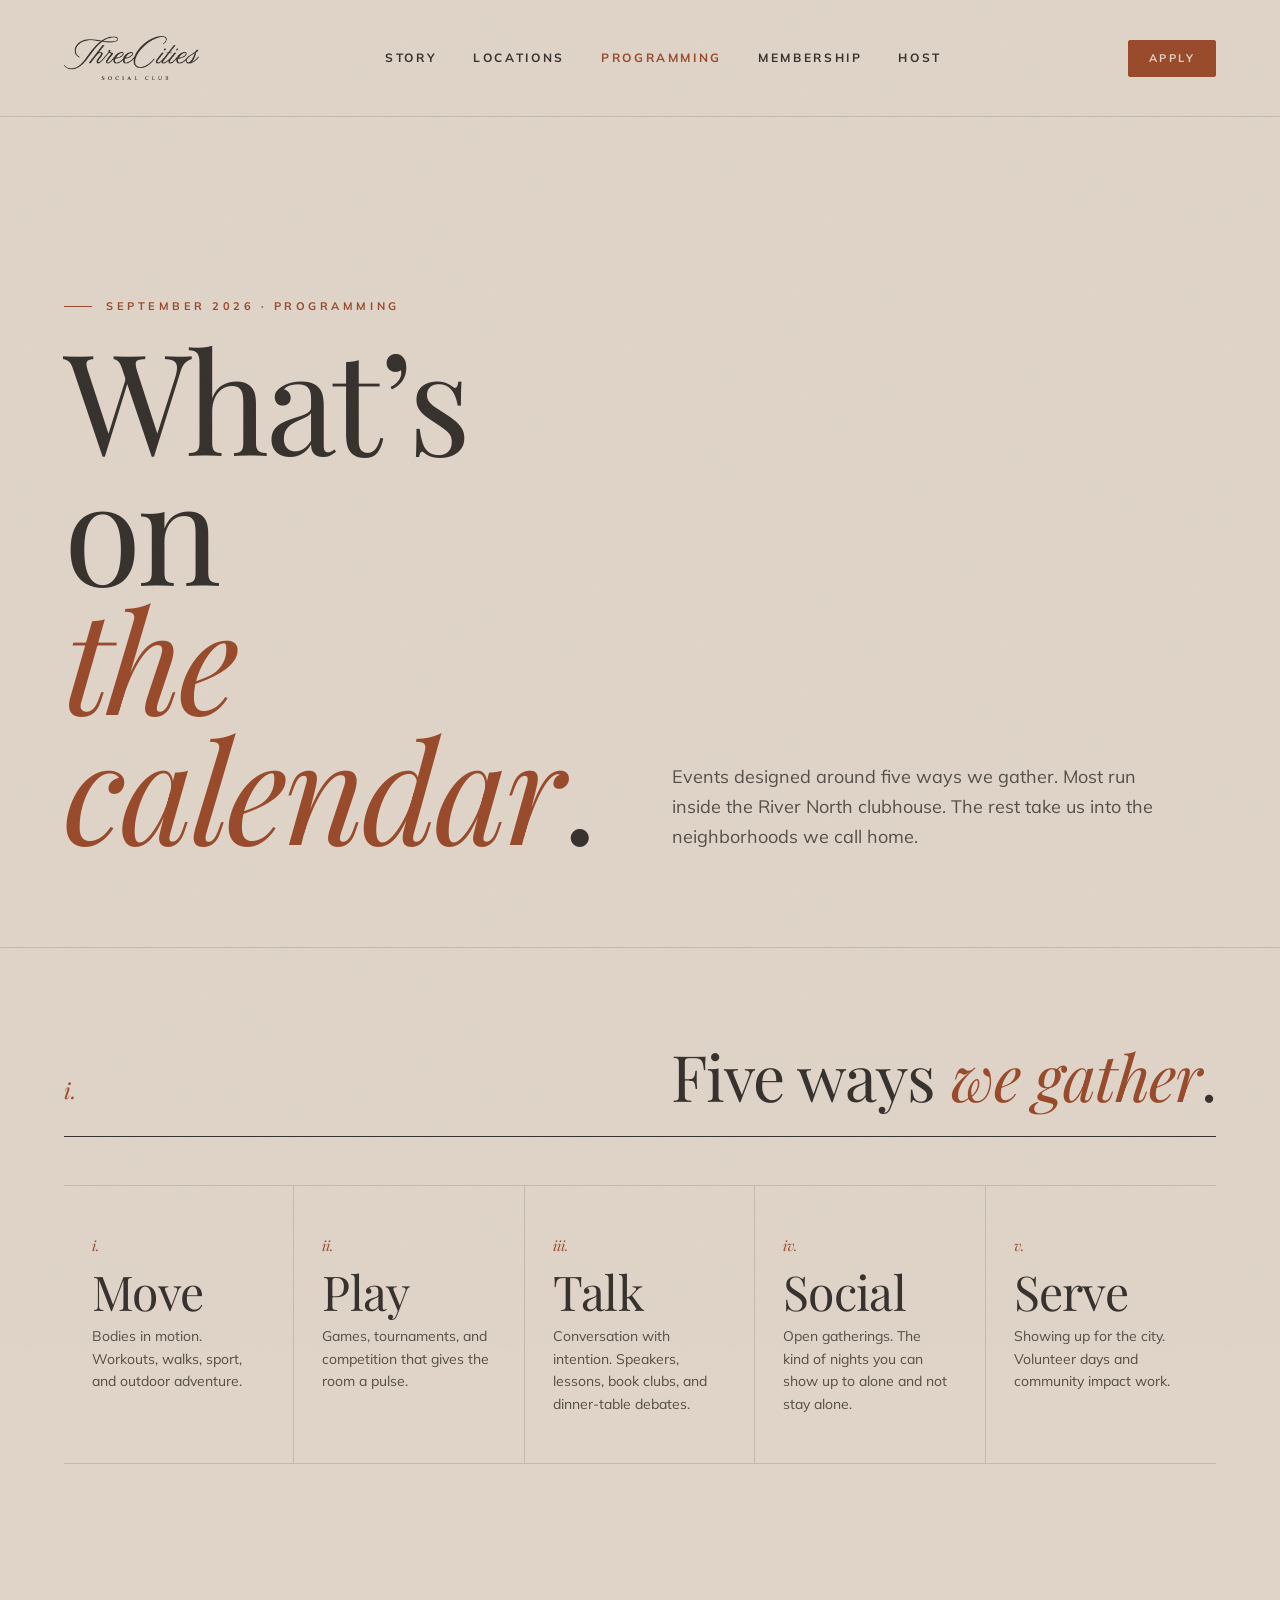
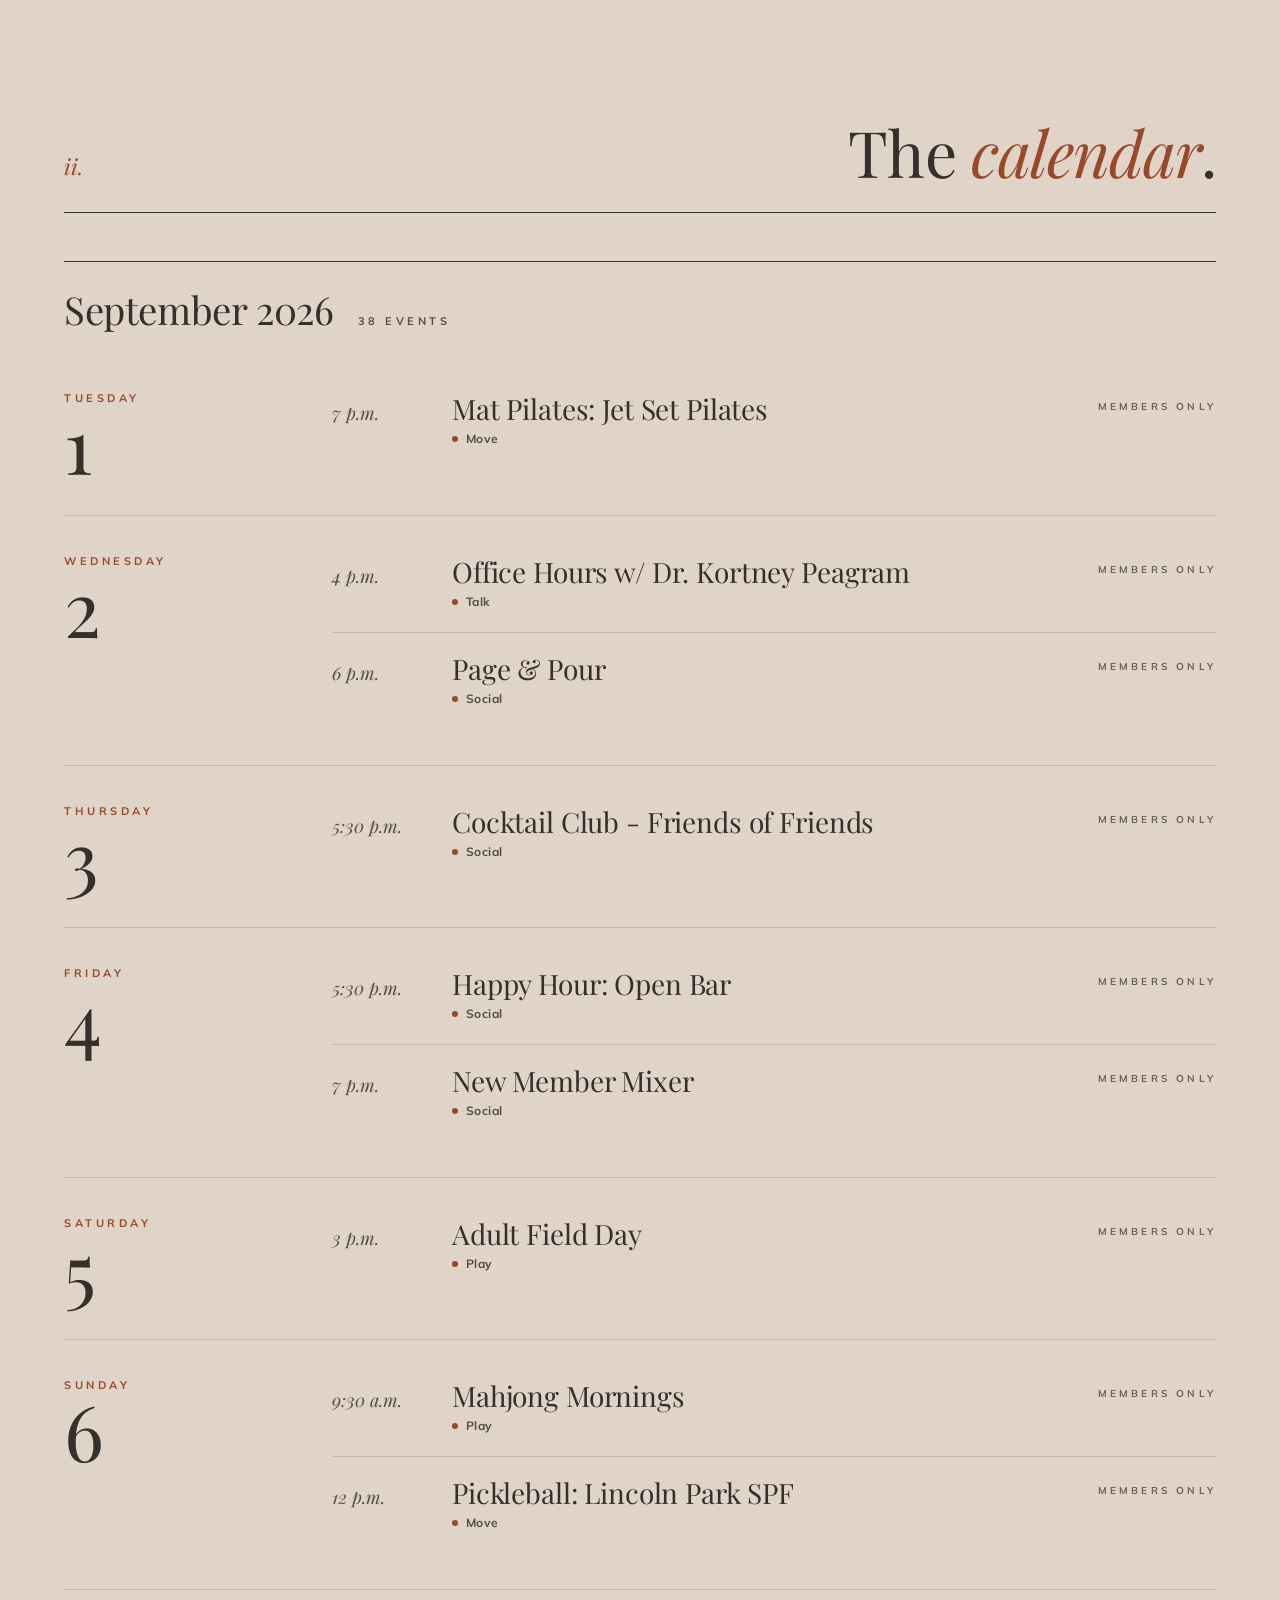
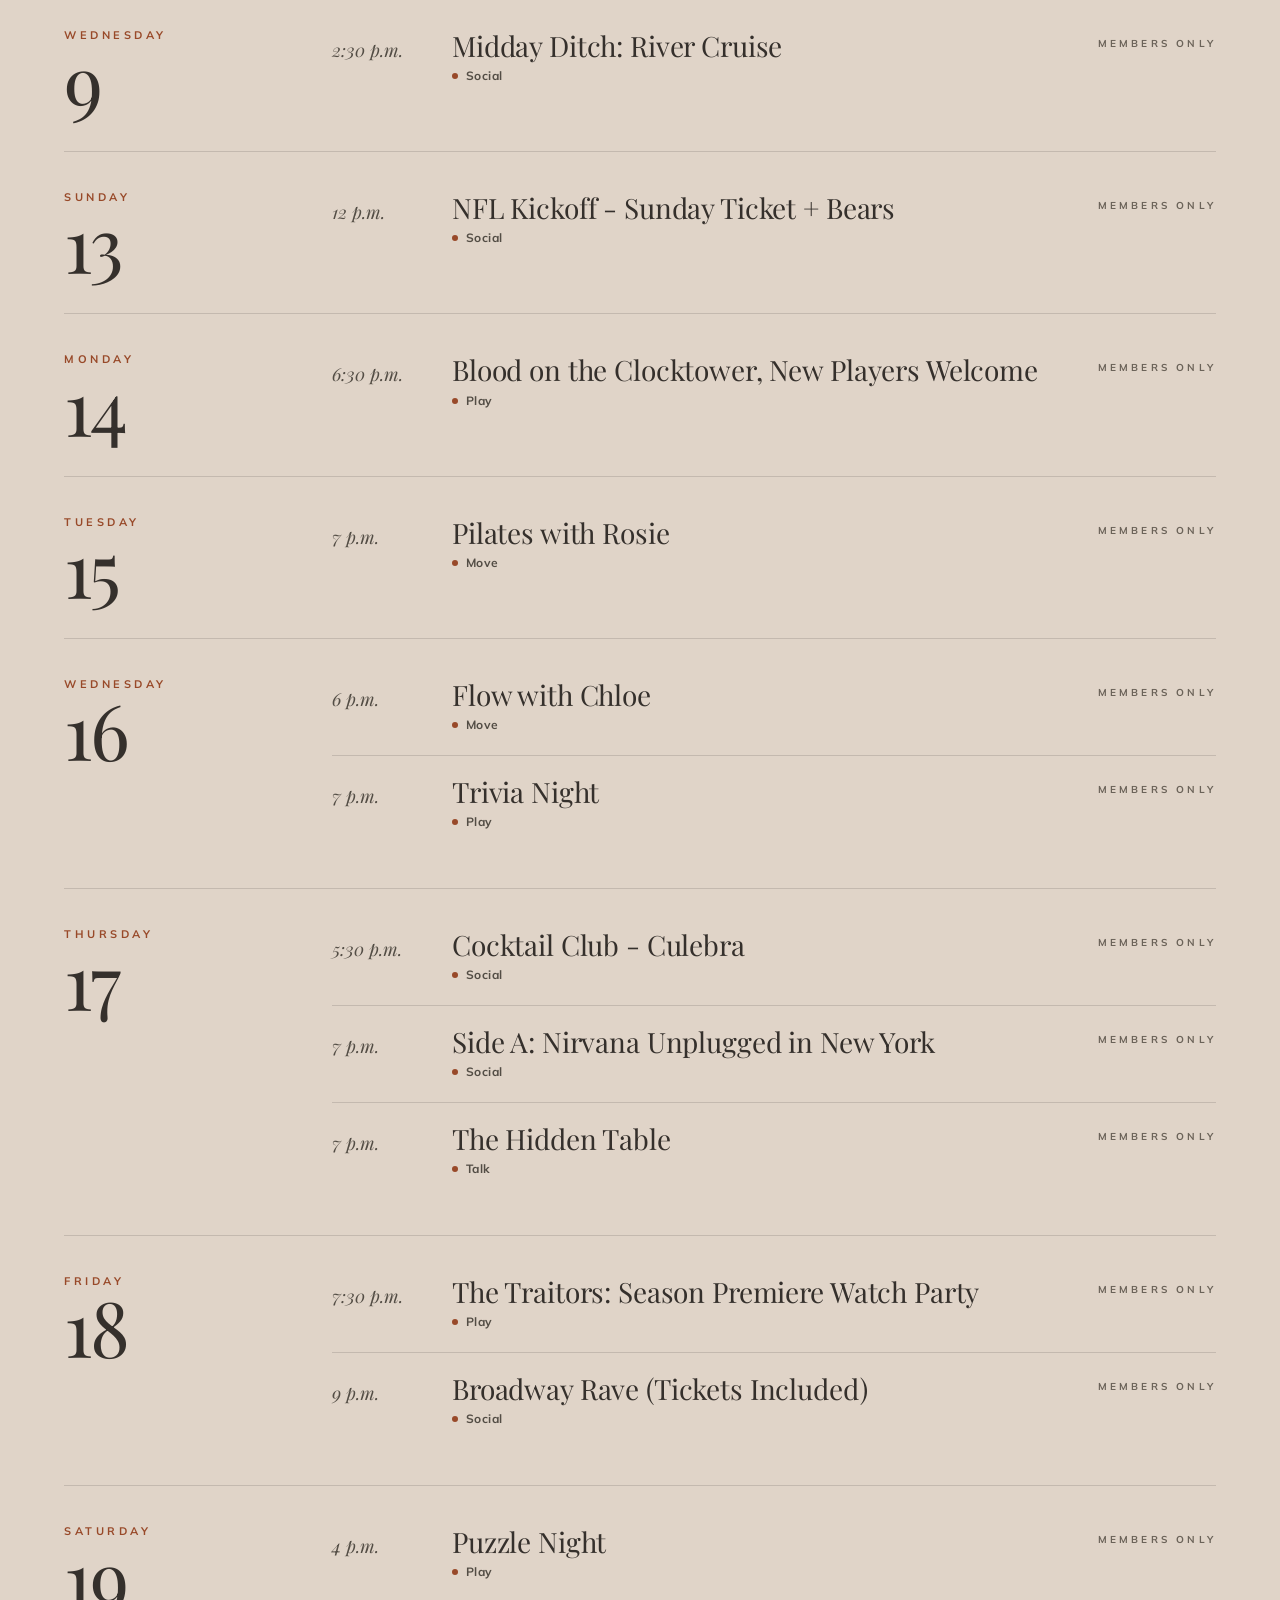
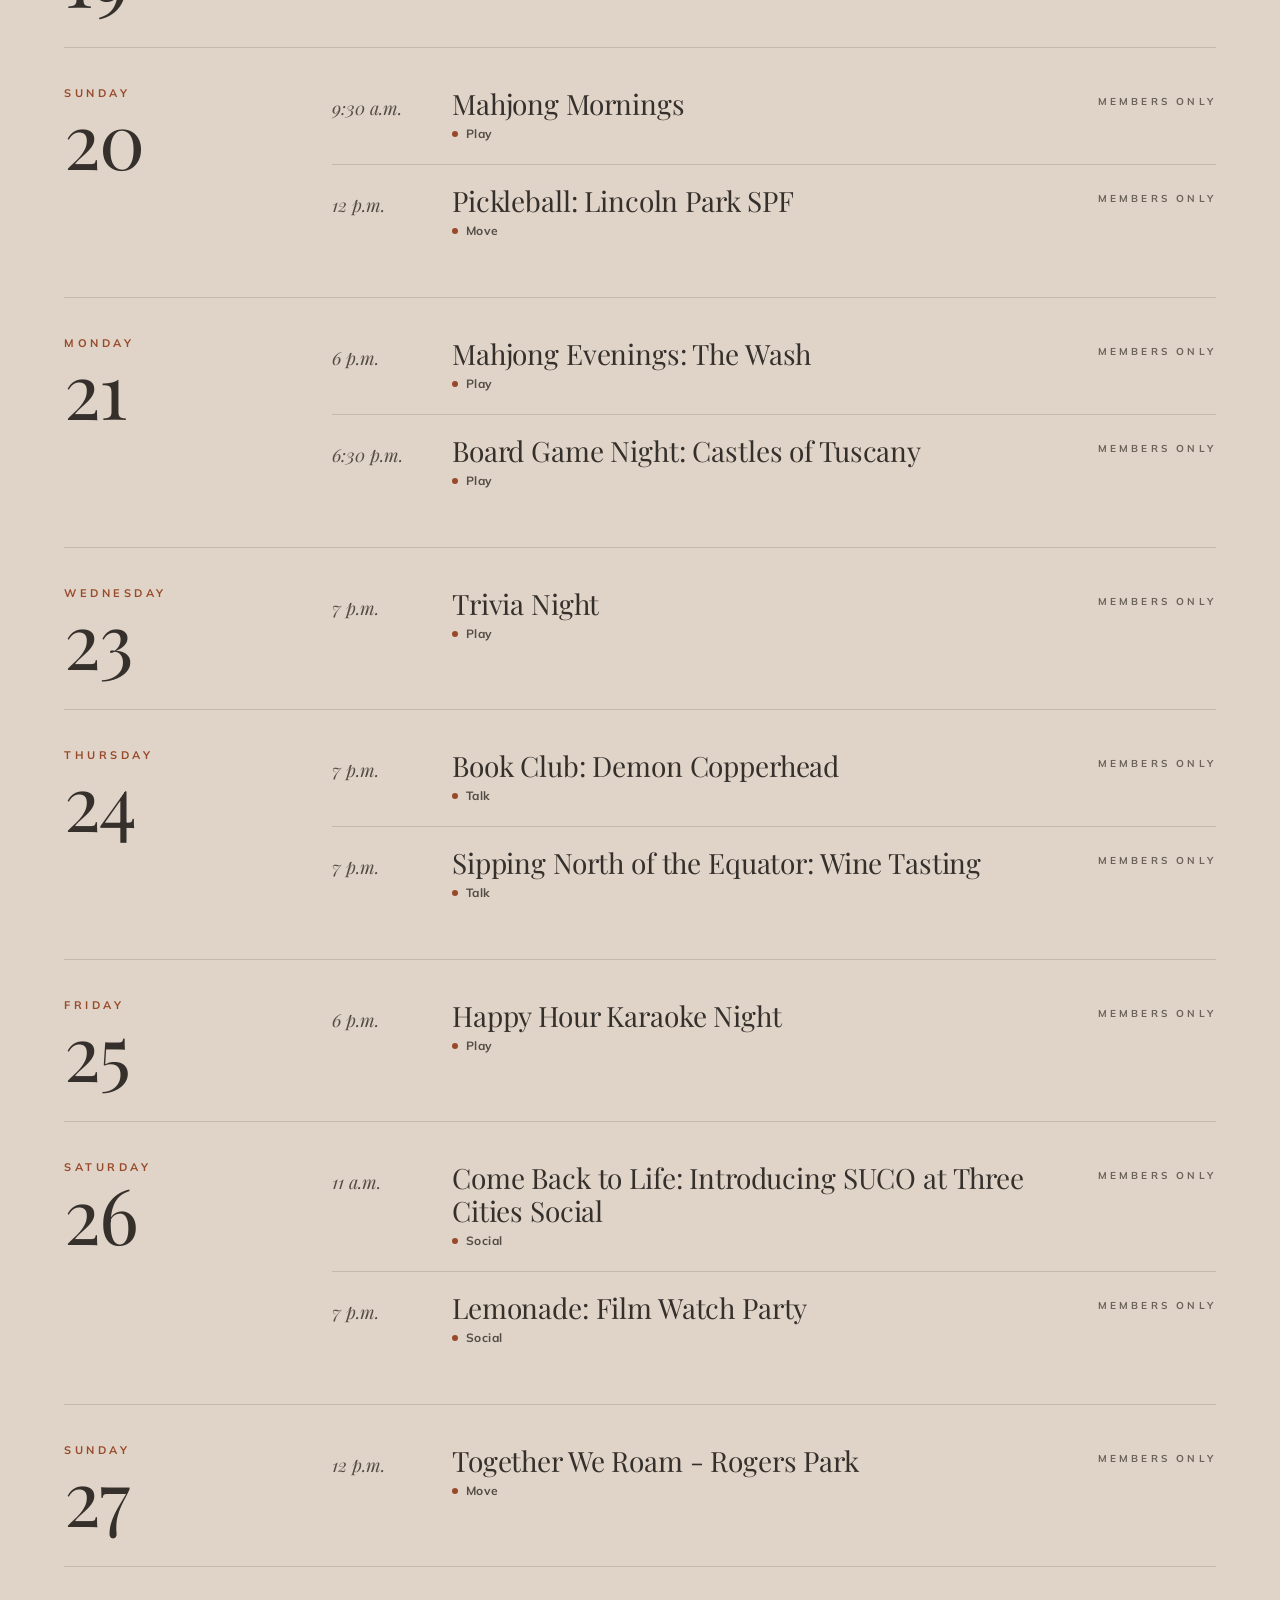
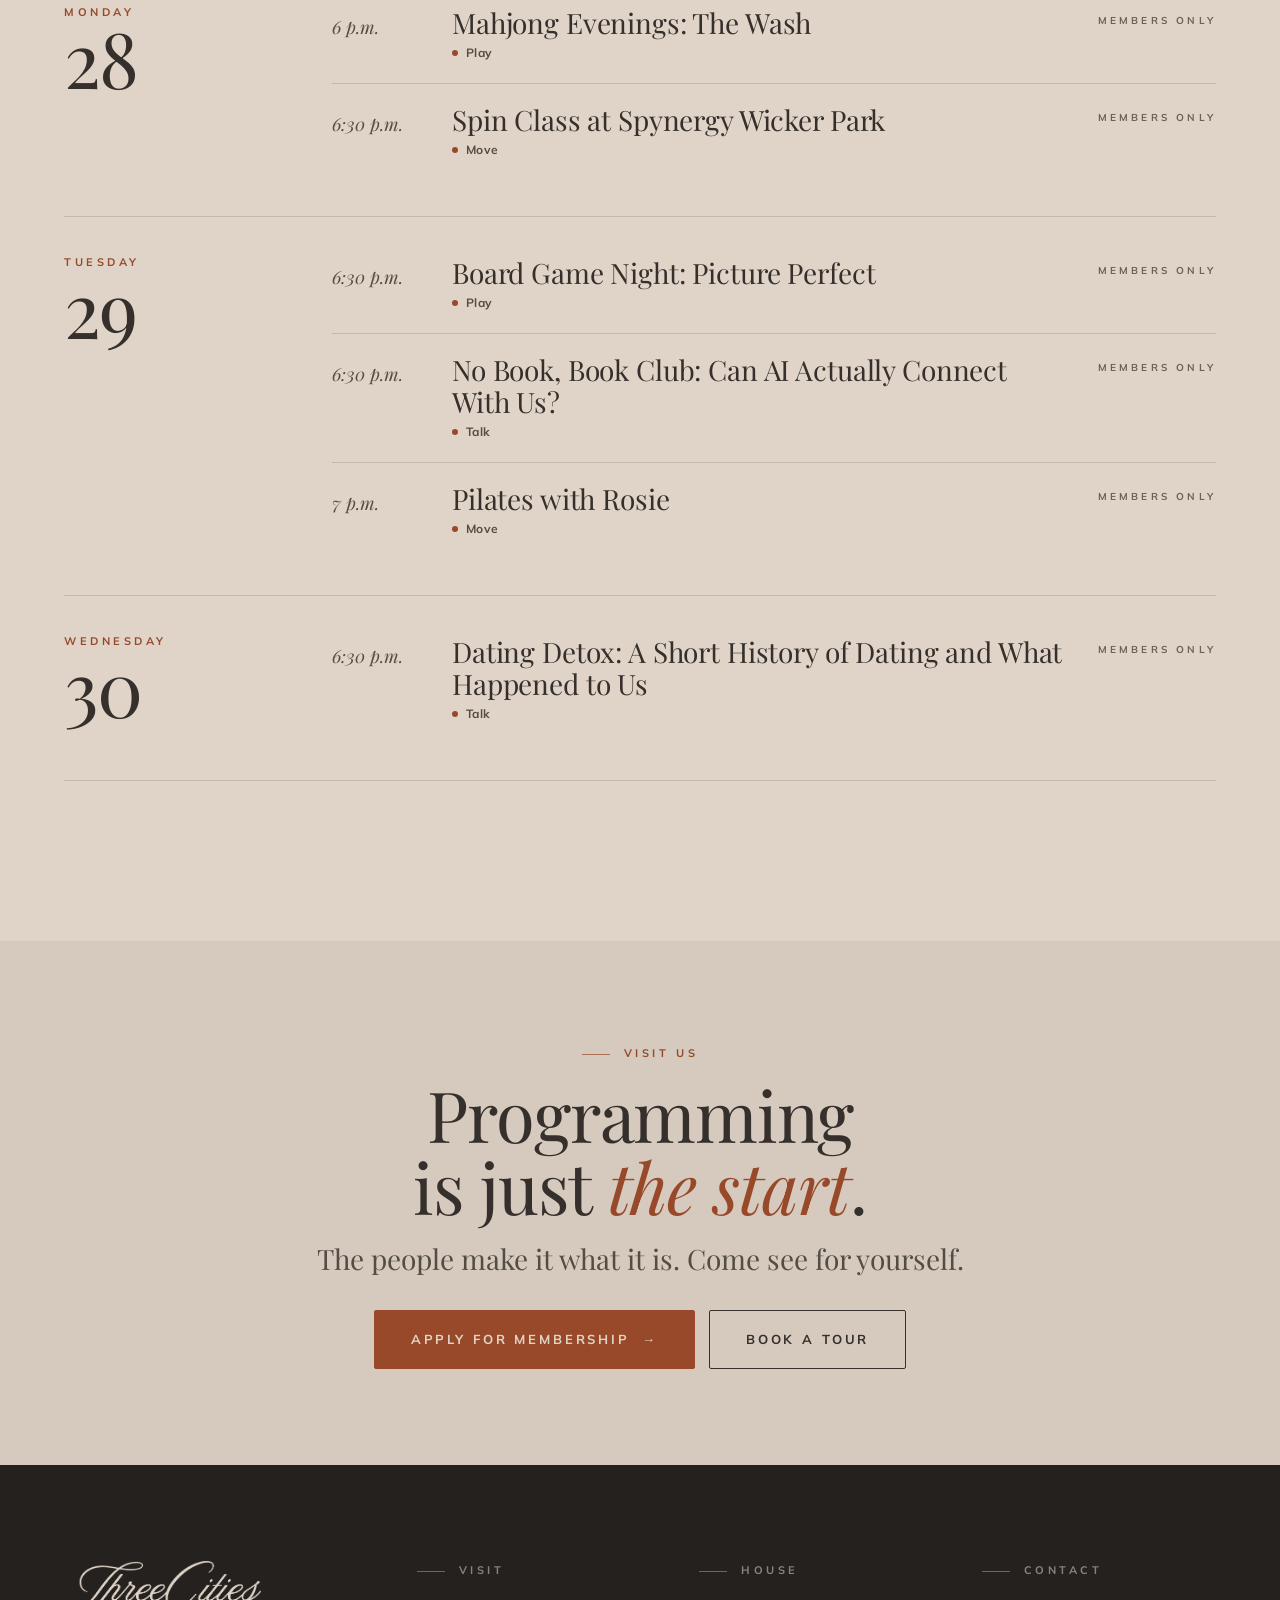
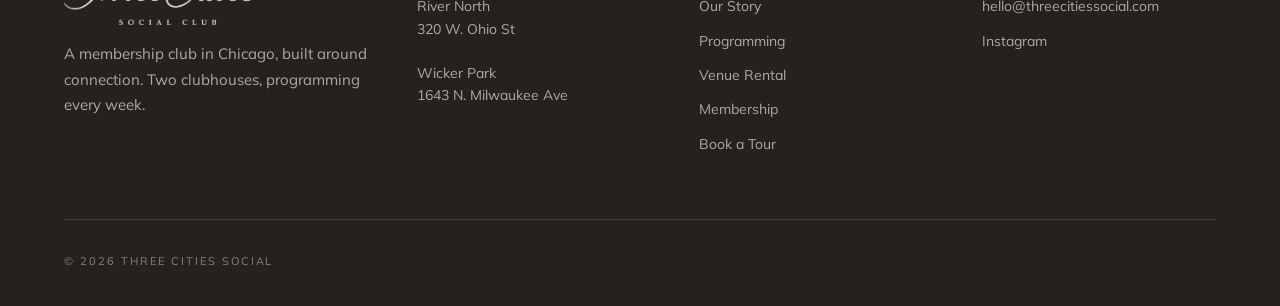
<file: site/events.html>
<!doctype html>
<html lang="en">
<head>
<meta charset="utf-8" />
<meta name="viewport" content="width=device-width, initial-scale=1, viewport-fit=cover" />
<title>Programming | Three Cities Social</title>
<meta name="description" content="Dinners, runs, talks, watch parties, and weekly programming at Three Cities Social in Chicago. River North and Wicker Park." />
<!-- SEO -->
<link rel="canonical" href="https://threecitiessocial.com/programming" />
<meta property="og:type" content="website" />
<meta property="og:site_name" content="Three Cities Social" />
<meta property="og:url" content="https://threecitiessocial.com/programming" />
<meta property="og:title" content="Programming. The Three Cities Social Calendar." />
<meta property="og:description" content="Dinners, runs, talks, watch parties, and weekly programming at Three Cities Social in Chicago. River North and Wicker Park." />
<meta property="og:image" content="https://threecitiessocial.com/uploads/TC%20Nov%20Event-43.jpg" />
<meta name="twitter:card" content="summary_large_image" />
<meta name="twitter:title" content="Programming. The Three Cities Social Calendar." />
<meta name="twitter:description" content="Dinners, runs, talks, watch parties, and weekly programming at Three Cities Social in Chicago. River North and Wicker Park." />
<meta name="twitter:image" content="https://threecitiessocial.com/uploads/TC%20Nov%20Event-43.jpg" />

<link rel="icon" type="image/png" href="../assets/icons/mark-black.png" />
<link rel="apple-touch-icon" href="../assets/icons/mark-black.png" />
<link rel="preconnect" href="https://fonts.googleapis.com" />
<link rel="preconnect" href="https://fonts.gstatic.com" crossorigin />
<link href="https://fonts.googleapis.com/css2?family=Playfair+Display:ital,wght@0,400;0,500;0,600;0,700;0,800;1,400;1,500&family=Mulish:wght@300;400;500;600;700;800&display=swap" rel="stylesheet" />
<link rel="stylesheet" href="styles.css" />
<style>
/* Page hero */
.page-hero {
  padding: 140px 0 64px;
  border-bottom: 1px solid var(--line);
}
@media (min-width: 720px) { .page-hero { padding: 180px 0 96px; } }
.page-hero__inner {
  display: grid;
  grid-template-columns: 1fr;
  gap: 32px;
  align-items: end;
}
@media (min-width: 900px) {
  .page-hero__inner { grid-template-columns: 1fr 1fr; gap: 64px; }
}
.page-hero h1 {
  font-family: var(--font-display);
  font-weight: 400;
  font-size: clamp(64px, 11vw, 168px);
  line-height: 0.92;
  letter-spacing: -0.025em;
  margin: 0;
}
.page-hero h1 em { font-style: italic; color: var(--accent); }
.page-hero__meta {
  font-family: var(--font-sans);
  font-weight: 700;
  font-size: 11px;
  letter-spacing: var(--tracking-widest);
  text-transform: uppercase;
  color: var(--accent);
  margin-bottom: 18px;
  display: flex; align-items: center; gap: 14px;
}
.page-hero__meta::before {
  content: ""; width: 28px; height: 1px; background: currentColor;
}
.page-hero__intro p {
  font-size: 18px;
  line-height: 1.65;
  color: var(--fg-muted);
  max-width: 44ch;
}

/* Pillars grid */
.gather {
  display: grid;
  grid-template-columns: 1fr;
  gap: 8px;
}
@media (min-width: 760px)  { .gather { grid-template-columns: repeat(5, 1fr); gap: 0; border-top: 1px solid var(--line); border-bottom: 1px solid var(--line); } }
.gather__card {
  padding: 36px 0;
  border-top: 1px solid var(--line);
  display: flex; flex-direction: column; gap: 10px;
}
@media (min-width: 760px) {
  .gather__card {
    padding: 48px 28px;
    border-top: 0;
    border-right: 1px solid var(--line);
  }
  .gather__card:last-child { border-right: 0; }
}
.gather__num {
  font-family: var(--font-display);
  font-style: italic;
  font-size: 14px;
  color: var(--accent);
}
.gather__name {
  font-family: var(--font-display);
  font-weight: 400;
  font-size: clamp(36px, 4.6vw, 48px);
  line-height: 1;
  letter-spacing: -0.015em;
  color: var(--fg);
  margin: 0;
}
.gather__copy {
  font-size: 14px;
  color: var(--fg-muted);
  line-height: 1.6;
  max-width: 28ch;
}

/* Section heads */
.section-banner {
  display: flex; align-items: end; justify-content: space-between;
  gap: 24px; flex-wrap: wrap;
  padding-bottom: 28px;
  margin-bottom: 48px;
  border-bottom: 1px solid var(--line-strong);
}
.section-banner__num {
  font-family: var(--font-display);
  font-style: italic;
  font-weight: 400;
  font-size: 22px;
  color: var(--accent);
}
.section-banner__title {
  font-family: var(--font-display);
  font-weight: 400;
  font-size: clamp(40px, 5vw, 64px);
  line-height: 1;
  letter-spacing: -0.015em;
  margin: 0;
}
.section-banner__title em { font-style: italic; color: var(--accent); }

/* Date headings + event rows */
.day-block {
  display: grid;
  grid-template-columns: 1fr;
  gap: 14px;
  padding: 28px 0;
  border-bottom: 1px solid var(--line);
}
@media (min-width: 760px) {
  .day-block {
    grid-template-columns: 220px 1fr;
    gap: 48px;
    align-items: start;
    padding: 36px 0;
  }
}
.day-block__date {
  display: flex; flex-direction: column; gap: 2px;
}
.day-block__day-num {
  font-family: var(--font-display);
  font-weight: 400;
  font-size: clamp(56px, 6vw, 84px);
  line-height: 0.9;
  letter-spacing: -0.02em;
  color: var(--fg);
}
.day-block__day-name {
  font-family: var(--font-sans);
  font-weight: 700;
  font-size: 11px;
  letter-spacing: var(--tracking-widest);
  text-transform: uppercase;
  color: var(--accent);
}
.day-block__events {
  display: flex; flex-direction: column; gap: 0;
}
.event-row {
  display: grid;
  grid-template-columns: 1fr;
  gap: 4px;
  padding: 20px 0;
  border-top: 1px solid var(--line);
}
@media (min-width: 760px) {
  .event-row {
    grid-template-columns: 92px 1fr auto;
    gap: 28px;
    align-items: baseline;
  }
}
.event-row:first-child { border-top: 0; padding-top: 4px; }
.event-row__time {
  font-family: var(--font-display);
  font-style: italic;
  font-size: 18px;
  color: var(--fg-muted);
  white-space: nowrap;
}
.event-row__title a {
  color: inherit;
  text-decoration: none;
  border-bottom: 1px solid var(--accent);
  padding-bottom: 2px;
  transition: color 220ms;
}
.event-row__title a:hover { color: var(--accent); }
.rsvp-tag {
  display: inline-block;
  font-family: var(--font-sans);
  font-weight: 700;
  font-size: 10px;
  letter-spacing: 0.18em;
  text-transform: uppercase;
  color: var(--accent);
  border: 1px solid var(--accent);
  padding: 4px 8px;
  border-radius: 2px;
  margin-left: 10px;
  vertical-align: middle;
  white-space: nowrap;
}

.event-row__body { display: flex; flex-direction: column; gap: 4px; }
.event-row__title {
  font-family: var(--font-display);
  font-weight: 400;
  font-size: clamp(22px, 2.4vw, 28px);
  line-height: 1.15;
  letter-spacing: -0.005em;
  color: var(--fg);
  margin: 0;
}
.event-row__meta {
  display: flex; flex-wrap: wrap; gap: 4px 14px;
  font-family: var(--font-sans);
  font-weight: 500;
  font-size: 12px;
  letter-spacing: 0.04em;
  color: var(--fg-muted);
}
.event-row__meta span + span::before {
  content: "·"; margin-right: 12px; color: var(--fg-faint);
}
.event-row__access {
  font-family: var(--font-sans);
  font-weight: 700;
  font-size: 10px;
  letter-spacing: var(--tracking-widest);
  text-transform: uppercase;
  color: var(--fg-subtle);
  white-space: nowrap;
  align-self: start;
  margin-top: 8px;
}
@media (min-width: 760px) { .event-row__access { margin-top: 6px; } }
.event-row__access--open { color: var(--accent); }
.event-row__pillar {
  display: inline-flex; align-items: center; gap: 8px;
  font-weight: 700;
}
.event-row__pillar::before {
  content: "";
  width: 6px; height: 6px;
  border-radius: 50%;
  background: var(--accent);
}

/* Month banner */
.month-banner {
  padding-top: 16px;
  margin-top: 24px;
  margin-bottom: 12px;
  display: flex; align-items: baseline; gap: 24px;
  border-top: 1px solid var(--line-strong);
}
.month-banner__name {
  font-family: var(--font-display);
  font-weight: 400;
  font-size: clamp(28px, 3vw, 40px);
  margin: 0;
  letter-spacing: -0.01em;
}
.month-banner__count {
  font-family: var(--font-sans);
  font-weight: 700;
  font-size: 11px;
  letter-spacing: var(--tracking-widest);
  text-transform: uppercase;
  color: var(--fg-muted);
}

/* Empty state */
.empty {
  padding: 64px 0;
  text-align: center;
  color: var(--fg-muted);
  font-style: italic;
  font-family: var(--font-display);
  font-size: 20px;
}

/* Footer closer */
.visit {
  padding: 96px 0;
  text-align: center;
  background: var(--bg-sunken);
}
.visit h2 { margin: 0 auto; max-width: 18ch; }
.visit p { margin: 16px auto 28px; max-width: 40ch; }
</style>
</head>
<body>

<!-- NAV -->
<header class="nav" data-screen-label="01 Nav">
  <div class="nav__inner">
    <a class="nav__brand wordmark wordmark--nav" href="index.html" aria-label="Three Cities Social home">
      <img src="../assets/logos/wordmark-wide-black.png" alt="Three Cities Social" />
    </a>
    <nav class="nav__menu" aria-label="Primary">
      <a href="story.html">Story</a>
      <span class="nav__has-dropdown">
        <a href="locations.html">Locations</a>
        <span class="nav__dropdown">
          <a href="river-north.html">River North</a>
          <a href="wicker-park.html">Wicker Park</a>
        </span>
      </span>
      <span class="nav__has-dropdown">
        <a href="events.html" class="is-active">Programming</a>
        <span class="nav__dropdown">
          <a href="events.html">Calendar</a>
          <a href="networking-events-chicago.html">Networking Events</a>
        </span>
      </span>
      <a href="membership.html">Membership</a>
      <span class="nav__has-dropdown">
        <a href="host.html">Host</a>
        <span class="nav__dropdown">
          <a href="host.html">Venue Rental</a>
          <a href="host-a-dinner.html">Host a Dinner</a>
        </span>
      </span>
    </nav>
    <div class="nav__right">
      <a href="membership.html#apply" class="btn btn--accent nav__cta">Apply</a>
      <button class="nav__toggle" aria-label="Open menu" aria-expanded="false" data-toggle-drawer><span></span></button>
    </div>
  </div>
</header>

<aside class="nav__drawer" id="nav-drawer" aria-hidden="true">
  <button class="nav__drawer-close" aria-label="Close menu" data-close-drawer>&times;</button>
  <a href="story.html">Story</a>
  <a href="locations.html">Locations</a>
  <a href="river-north.html" class="nav__drawer-sub">River North</a>
  <a href="wicker-park.html" class="nav__drawer-sub">Wicker Park</a>
  <a href="events.html">Programming</a>
  <a href="networking-events-chicago.html" class="nav__drawer-sub">Networking Events</a>
  <a href="membership.html">Membership</a>
  <a href="host.html">Venue Rental</a>
  <a href="host-a-dinner.html" class="nav__drawer-sub">Host a Dinner</a>
  <a href="membership.html#apply" class="btn btn--accent">Apply for Membership</a>
</aside>

<!-- HERO -->
<section class="page-hero" data-screen-label="02 Hero">
  <div class="shell">
    <div class="page-hero__inner">
      <div>
        <div class="page-hero__meta reveal" id="month-range">September 2026 &middot; Programming</div>
        <h1 class="reveal" style="--delay: 80ms">What&rsquo;s on<br /><em>the calendar</em>.</h1>
      </div>
      <div class="page-hero__intro reveal" style="--delay: 160ms">
        <p>Events designed around five ways we gather. Most run inside the River North clubhouse. The rest take us into the neighborhoods we call home.</p>
      </div>
    </div>
  </div>
</section>

<!-- FIVE WAYS -->
<section class="section section--tight" data-screen-label="03 Five Ways">
  <div class="shell">
    <div class="section-banner reveal">
      <span class="section-banner__num">i.</span>
      <h2 class="section-banner__title">Five ways <em>we gather</em>.</h2>
    </div>
    <div class="gather reveal">
      <article class="gather__card">
        <span class="gather__num">i.</span>
        <h3 class="gather__name">Move</h3>
        <p class="gather__copy">Bodies in motion. Workouts, walks, sport, and outdoor adventure.</p>
      </article>
      <article class="gather__card">
        <span class="gather__num">ii.</span>
        <h3 class="gather__name">Play</h3>
        <p class="gather__copy">Games, tournaments, and competition that gives the room a pulse.</p>
      </article>
      <article class="gather__card">
        <span class="gather__num">iii.</span>
        <h3 class="gather__name">Talk</h3>
        <p class="gather__copy">Conversation with intention. Speakers, lessons, book clubs, and dinner-table debates.</p>
      </article>
      <article class="gather__card">
        <span class="gather__num">iv.</span>
        <h3 class="gather__name">Social</h3>
        <p class="gather__copy">Open gatherings. The kind of nights you can show up to alone and not stay alone.</p>
      </article>
      <article class="gather__card">
        <span class="gather__num">v.</span>
        <h3 class="gather__name">Serve</h3>
        <p class="gather__copy">Showing up for the city. Volunteer days and community impact work.</p>
      </article>
    </div>
  </div>
</section>

<!-- CALENDAR -->
<section class="section" data-screen-label="04 Calendar">
  <div class="shell">
    <div class="section-banner reveal">
      <span class="section-banner__num">ii.</span>
      <h2 class="section-banner__title">The <em>calendar</em>.</h2>
    </div>

    <div id="calendar-root">
      <p class="empty">Loading the calendar.</p>
    </div>
  </div>
</section>

<!-- VISIT -->
<section class="visit" data-screen-label="05 Visit">
  <div class="shell shell--narrow">
    <span class="eyebrow eyebrow--accent reveal">Visit Us</span>
    <h2 class="h-section reveal" style="--delay: 80ms; margin-top: 14px;">Programming is just <em>the start</em>.</h2>
    <p class="lede reveal" style="--delay: 160ms; text-align: center; margin: 16px auto 0;">The people make it what it is. Come see for yourself.</p>
    <div class="reveal" style="--delay: 240ms; display:flex; flex-wrap:wrap; gap:14px; justify-content:center; margin-top: 32px;">
      <a href="membership.html#apply" class="btn btn--accent btn--lg">Apply for Membership <span class="arrow">→</span></a>
      <a href="../join.html" class="btn btn--ghost btn--lg">Book a Tour</a>
    </div>
  </div>
</section>

<!-- FOOTER -->
<footer class="footer">
  <div class="shell">
    <div class="footer__top">
      <div class="footer__brand">
        <a class="wordmark wordmark--footer" href="index.html" aria-label="Three Cities Social home">
          <img src="../assets/logos/wordmark-wide-cream.png" alt="Three Cities Social" />
        </a>
        <p>A membership club in Chicago, built around connection. Two clubhouses, programming every week.</p>
      </div>
      <div class="footer__col">
        <span class="eyebrow">Visit</span>
        <a href="locations.html#river-north">River North<br/>320 W. Ohio St</a>
        <a href="locations.html#wicker-park" style="margin-top: 10px;">Wicker Park<br/>1643 N. Milwaukee Ave</a>
      </div>
      <div class="footer__col">
        <span class="eyebrow">House</span>
        <a href="story.html">Our Story</a>
        <a href="events.html">Programming</a>
        <a href="host.html">Venue Rental</a>
      <a href="membership.html">Membership</a>
        <a href="../join.html">Book a Tour</a>
      </div>
      <div class="footer__col">
        <span class="eyebrow">Contact</span>
        <a href="mailto:hello@threecitiessocial.com">hello@threecitiessocial.com</a>
        <a href="https://instagram.com/threecities.social" target="_blank" rel="noopener">Instagram</a>
      </div>
    </div>
    <div class="footer__bot">
      <span>&copy; 2026 Three Cities Social</span>
    </div>
  </div>
</footer>

<script src="events.js"></script>
<script>
(function () {
  'use strict';
  var drawer = document.getElementById('nav-drawer');
  var toggleBtn = document.querySelector('[data-toggle-drawer]');
  var closeBtn  = document.querySelector('[data-close-drawer]');
  function open()  { drawer.classList.add('is-open');    drawer.setAttribute('aria-hidden','false'); toggleBtn.setAttribute('aria-expanded','true');  document.body.style.overflow='hidden'; }
  function close() { drawer.classList.remove('is-open'); drawer.setAttribute('aria-hidden','true');  toggleBtn.setAttribute('aria-expanded','false'); document.body.style.overflow=''; }
  if (toggleBtn) toggleBtn.addEventListener('click', open);
  if (closeBtn)  closeBtn.addEventListener('click', close);
  drawer.querySelectorAll('a').forEach(function (a) { a.addEventListener('click', close); });
  document.addEventListener('keydown', function (e) { if (e.key === 'Escape' && drawer.classList.contains('is-open')) close(); });

  // ---- Render calendar ----
  var H = window.TCS_EVENT_HELPERS;
  var events = (window.TCS_EVENTS || []).slice().sort(function (a, b) {
    return H.parseDate(a) - H.parseDate(b);
  });

  // Group by date.
  var byDate = {};
  events.forEach(function (e) {
    if (!byDate[e.date]) byDate[e.date] = [];
    byDate[e.date].push(e);
  });

  // Group dates by year+month for month banners.
  var groupedByMonth = {};
  Object.keys(byDate).sort().forEach(function (date) {
    var d = H.parseDate(byDate[date][0]);
    var key = d.getFullYear() + '-' + String(d.getMonth() + 1).padStart(2, '0');
    if (!groupedByMonth[key]) groupedByMonth[key] = { date: d, dates: [] };
    groupedByMonth[key].dates.push(date);
  });

  function esc(s) {
    return String(s).replace(/[&<>"']/g, function (c) {
      return { '&':'&amp;','<':'&lt;','>':'&gt;','"':'&quot;',"'":'&#39;' }[c];
    });
  }

  var html = '';
  var monthKeys = Object.keys(groupedByMonth).sort();
  monthKeys.forEach(function (mk) {
    var m = groupedByMonth[mk];
    html += '<div class="month-banner">';
    html += '<h3 class="month-banner__name">' + esc(H.monthName(m.date)) + ' ' + m.date.getFullYear() + '</h3>';
    html += '<span class="month-banner__count">' + m.dates.reduce(function (acc, d) { return acc + byDate[d].length; }, 0) + ' events</span>';
    html += '</div>';
    m.dates.forEach(function (date) {
      var d = H.parseDate(byDate[date][0]);
      html += '<div class="day-block">';
      html += '<div class="day-block__date">';
      html += '<span class="day-block__day-name">' + esc(H.dayName(d)) + '</span>';
      html += '<span class="day-block__day-num">' + d.getDate() + '</span>';
      html += '</div>';
      html += '<div class="day-block__events">';
      byDate[date].forEach(function (e) {
        var isOpen = e.access === 'Open to Public';
        html += '<article class="event-row">';
        html += '<div class="event-row__time">' + esc(H.formatTime(e.time)) + '</div>';
        html += '<div class="event-row__body">';
        var titleHtml = e.rsvp
          ? '<a href="' + esc(e.rsvp) + '" target="_blank" rel="noopener">' + esc(e.title) + ' <span class="rsvp-tag">RSVP →</span></a>'
          : esc(e.title);
        html += '<h4 class="event-row__title">' + titleHtml + '</h4>';
        html += '<div class="event-row__meta">';
        html += '<span class="event-row__pillar">' + esc(e.pillar) + '</span>';
        html += '</div>';
        html += '</div>';
        html += '<span class="event-row__access' + (isOpen ? ' event-row__access--open' : '') + '">' + esc(e.access) + '</span>';
        html += '</article>';
      });
      html += '</div></div>';
    });
  });

  document.getElementById('calendar-root').innerHTML = html || '<p class="empty">No events on the calendar right now. Check back soon.</p>';

  // Keep the hero month label in sync with what's on the calendar.
  var rangeEl = document.getElementById('month-range');
  if (rangeEl && monthKeys.length) {
    var names = monthKeys.map(function (mk) {
      return H.monthName(groupedByMonth[mk].date);
    });
    var year = groupedByMonth[monthKeys[0]].date.getFullYear();
    var label = names.length === 1
      ? (names[0] + ' ' + year)
      : (names.join(' · ') + ' ' + year);
    rangeEl.textContent = label + ' · Programming';
  }

  // ---- Reveal on scroll ----
  if ('IntersectionObserver' in window) {
    var io = new IntersectionObserver(function (entries) {
      entries.forEach(function (entry) { if (entry.isIntersecting) { entry.target.classList.add('is-in'); io.unobserve(entry.target); } });
    }, { threshold: 0.12, rootMargin: '0px 0px -40px 0px' });
    document.querySelectorAll('.reveal').forEach(function (el) { io.observe(el); });
  } else {
    document.querySelectorAll('.reveal').forEach(function (el) { el.classList.add('is-in'); });
  }
})();
</script>

</body>
</html>
</file>
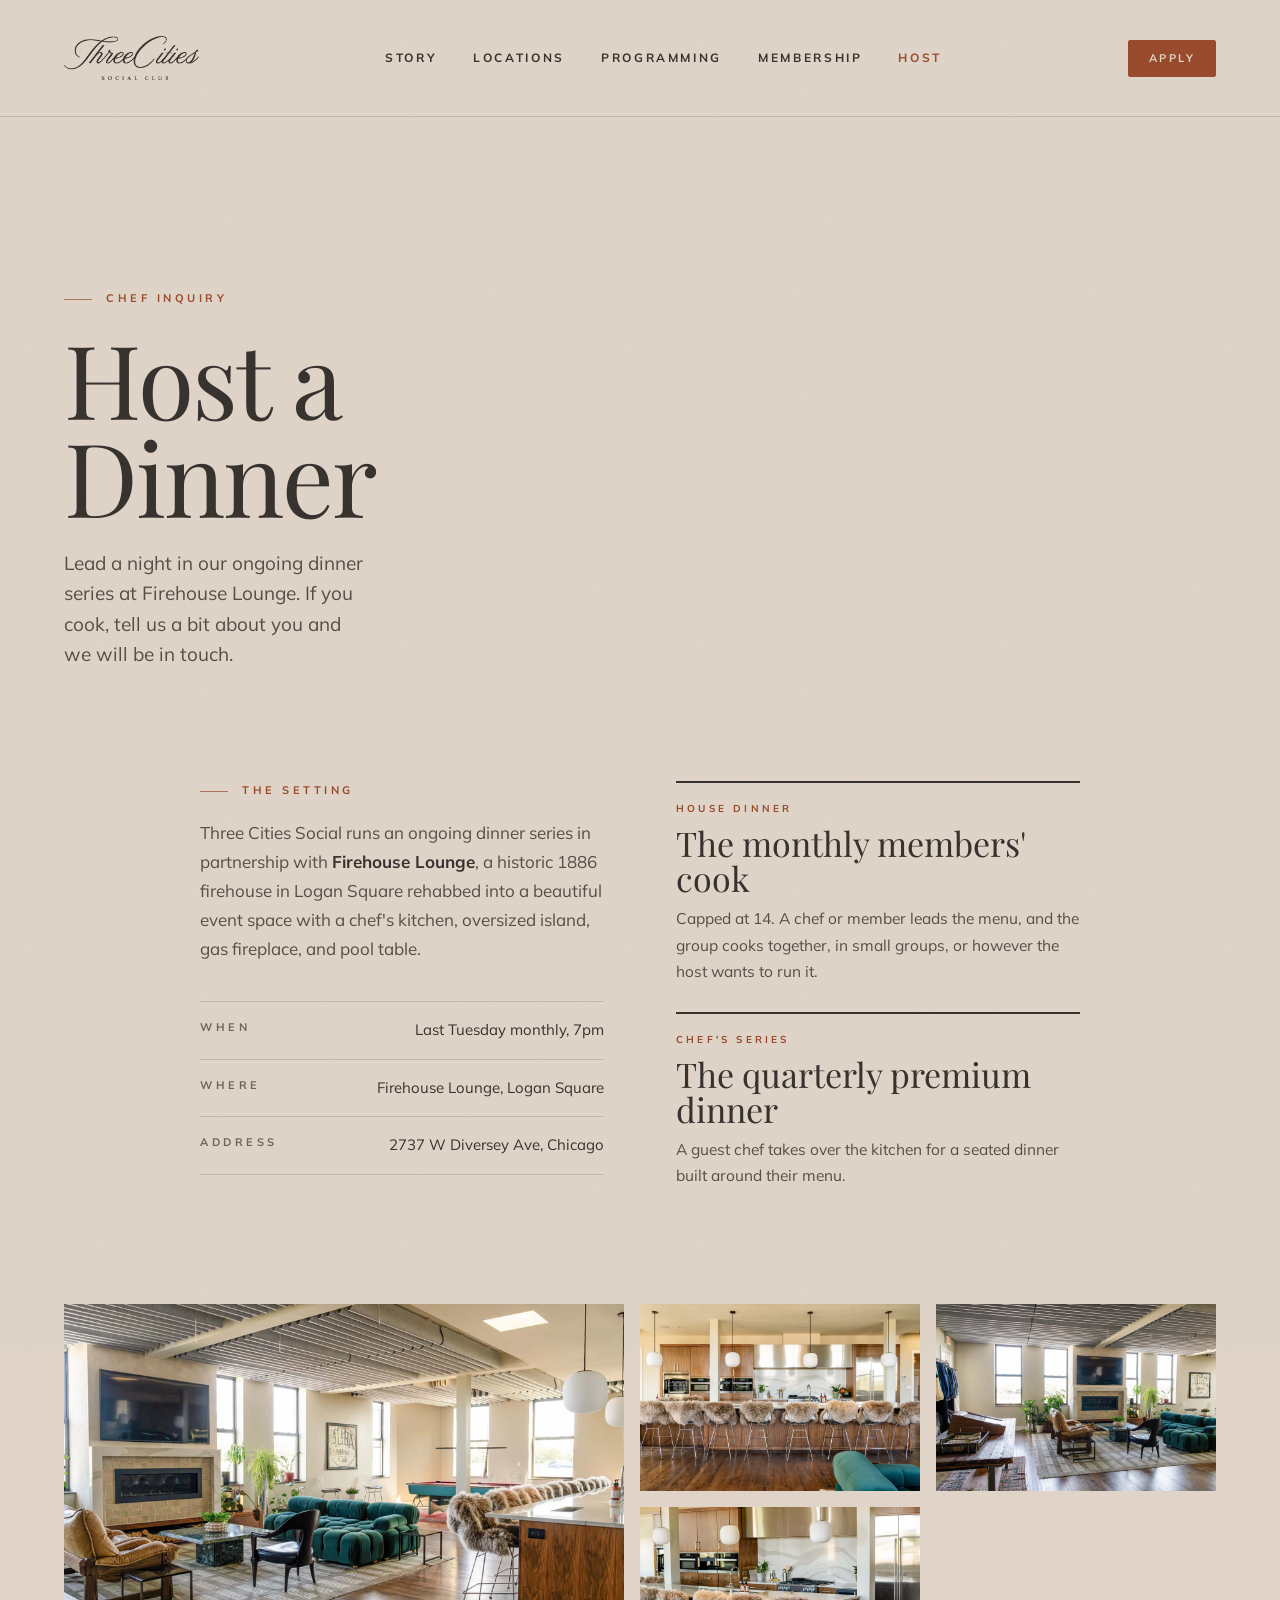
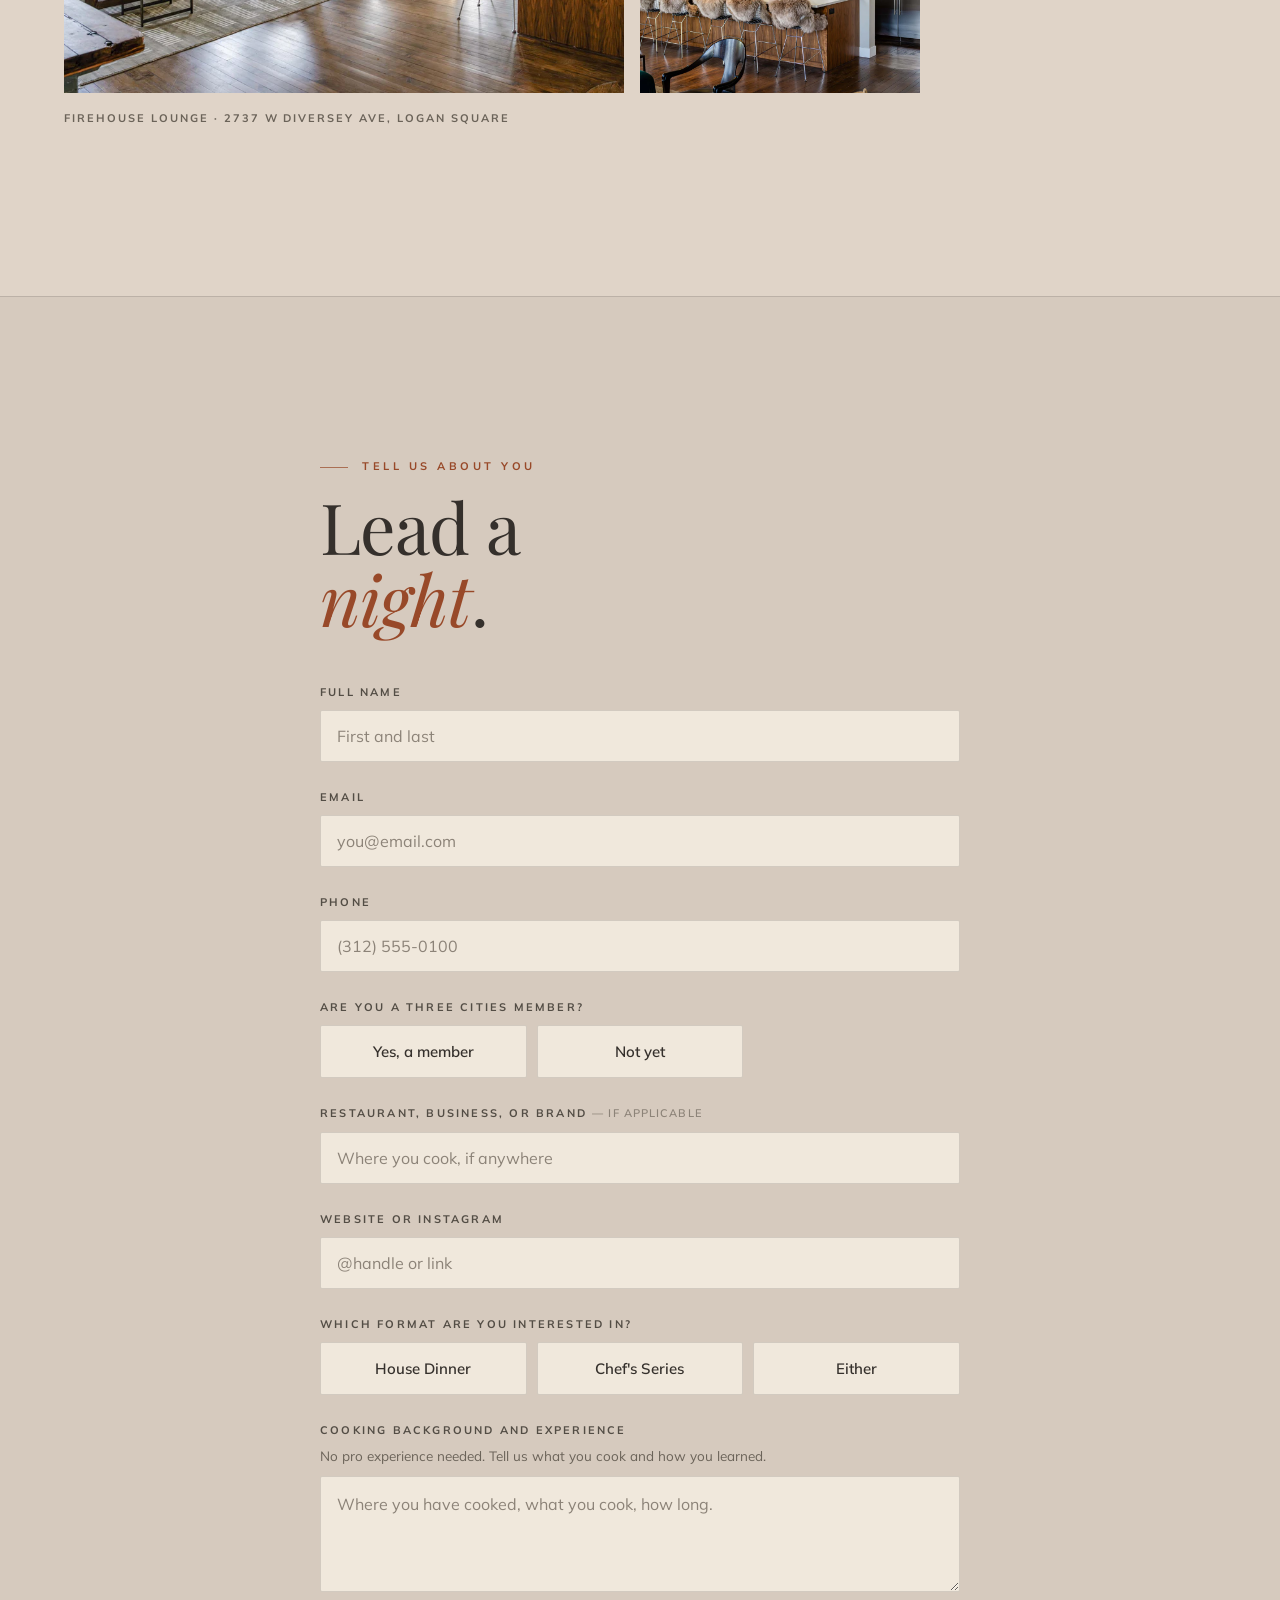
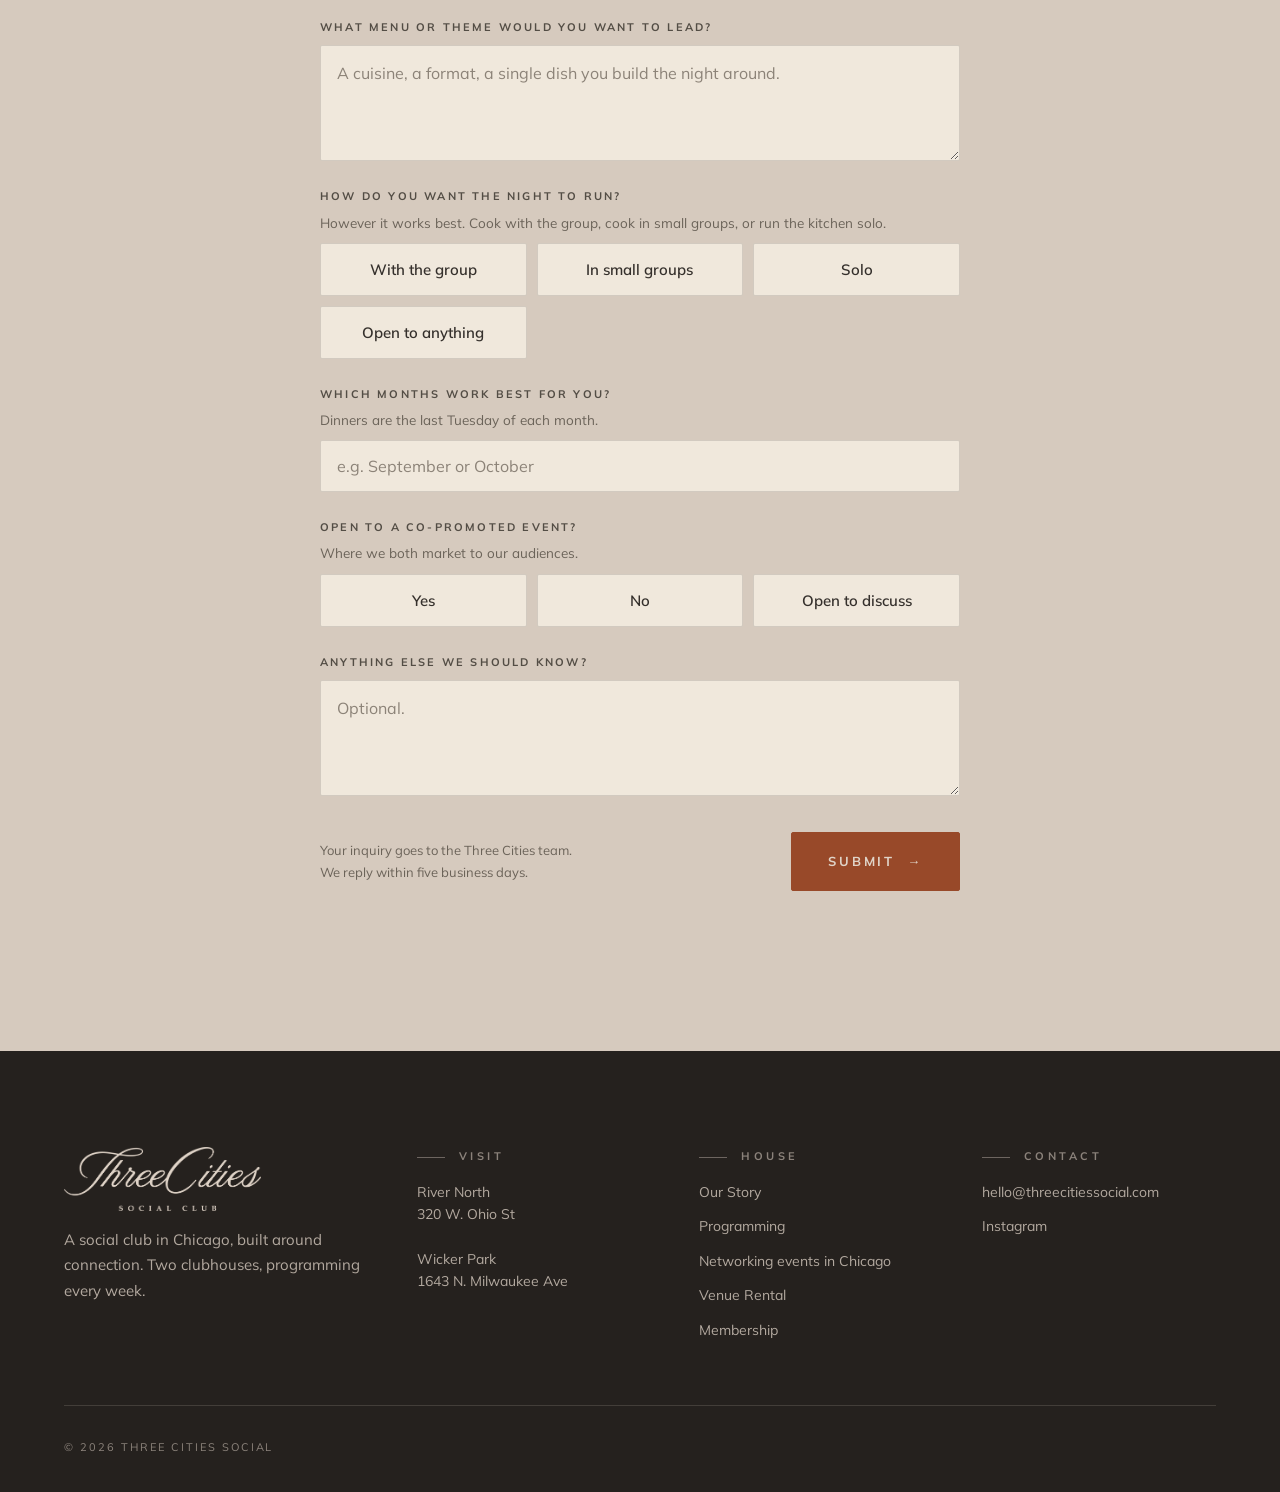
<file: site/host-a-dinner.html>
<!doctype html>
<html lang="en">
<head>
<meta charset="utf-8" />
<meta name="viewport" content="width=device-width, initial-scale=1, viewport-fit=cover" />
<title>Host a Dinner | Three Cities Social</title>
<meta name="description" content="Chefs, restaurant operators, and culinary professionals: lead a night in our dinner series at Firehouse Lounge. Tell us about you and we will be in touch." />
<meta name="robots" content="noindex, nofollow" />
<link rel="preconnect" href="https://fonts.googleapis.com" />
<link rel="preconnect" href="https://fonts.gstatic.com" crossorigin />
<link href="https://fonts.googleapis.com/css2?family=Playfair+Display:ital,wght@0,400;0,500;0,600;0,700;0,800;1,400;1,500&family=Mulish:wght@300;400;500;600;700;800&display=swap" rel="stylesheet" />
<link rel="stylesheet" href="styles.css" />
<style>
/* ---- Partnership page scaffolding ---- */
.ph { padding: 132px 0 0; }
@media (min-width: 720px) { .ph { padding: 172px 0 0; } }
.ph__inner { display: flex; flex-direction: column; gap: 22px; max-width: 30ch; }
.ph h1 {
  font-family: var(--font-display); font-weight: 400;
  font-size: clamp(52px, 8vw, 104px); line-height: 0.96; letter-spacing: -0.02em; margin: 0;
}
.ph__lede { font-size: 19px; line-height: 1.6; color: var(--fg-muted); max-width: 46ch; }

.media-band { margin-top: 56px; }
@media (min-width: 720px) { .media-band { margin-top: 72px; } }
.media-band img {
  width: 100%; height: clamp(280px, 46vw, 560px); object-fit: cover;
  border-top: 1px solid var(--line-strong); border-bottom: 1px solid var(--line-strong);
}

/* ---- Context ---- */
.ctx { padding: 80px 0; }
@media (min-width: 720px) { .ctx { padding: 112px 0; } }
.ctx__grid { display: grid; grid-template-columns: 1fr; gap: 48px; max-width: var(--container-narrow); margin: 0 auto; }
@media (min-width: 860px) { .ctx__grid { grid-template-columns: 1fr 1fr; gap: 72px; } }
.ctx__lead { display: flex; flex-direction: column; gap: 20px; }
.ctx__lead p { color: var(--fg-muted); font-size: 17px; }
.ctx__lead p strong { color: var(--fg); font-weight: 700; }

.meta { display: flex; flex-direction: column; gap: 0; border-top: 1px solid var(--line); }
.meta__row { display: flex; justify-content: space-between; gap: 24px; padding: 16px 0; border-bottom: 1px solid var(--line); }
.meta__row dt { font-family: var(--font-sans); font-weight: 700; font-size: 11px; letter-spacing: var(--tracking-widest); text-transform: uppercase; color: var(--fg-subtle); margin: 0; }
.meta__row dd { margin: 0; font-size: 15px; color: var(--fg); text-align: right; }

.formats { display: flex; flex-direction: column; gap: 28px; }
.fmt { border-top: 2px solid var(--line-strong); padding-top: 18px; display: flex; flex-direction: column; gap: 8px; }
.fmt h3 { font-family: var(--font-display); font-weight: 400; font-size: clamp(26px, 3vw, 34px); line-height: 1.05; margin: 0; }
.fmt p { color: var(--fg-muted); font-size: 15.5px; }
.fmt span.tag { font-family: var(--font-sans); font-weight: 700; font-size: 10px; letter-spacing: var(--tracking-widest); text-transform: uppercase; color: var(--accent); }

/* ---- Form ---- */
.signup { background: var(--bg-sunken); border-top: 1px solid var(--line); }
.signup__inner { max-width: 640px; margin: 0 auto; }
.signup__head { display: flex; flex-direction: column; gap: 16px; margin-bottom: 48px; max-width: 38ch; }

.form { display: flex; flex-direction: column; gap: 26px; }
.field { display: flex; flex-direction: column; gap: 9px; }
.field label { font-family: var(--font-sans); font-weight: 700; font-size: 11px; letter-spacing: 0.2em; text-transform: uppercase; color: var(--fg-muted); }
.field label .opt { color: var(--fg-faint); letter-spacing: 0.1em; font-weight: 600; }
.field__hint { font-family: var(--font-sans); font-size: 13.5px; color: var(--fg-subtle); margin-top: -3px; }
.field input, .field textarea, .field select {
  font-family: var(--font-sans); font-size: 16px; color: var(--fg);
  background: var(--bg-raised); border: 1px solid var(--line); border-radius: 2px;
  padding: 15px 16px; outline: none; width: 100%;
}
.field textarea { resize: vertical; min-height: 116px; line-height: 1.55; }
.field input::placeholder, .field textarea::placeholder { color: var(--fg-faint); }
.field input:focus, .field textarea:focus, .field select:focus { border-color: var(--accent); }
.field select {
  appearance: none; -webkit-appearance: none;
  background-image: url("data:image/svg+xml;utf8,<svg xmlns='http://www.w3.org/2000/svg' width='12' height='8' fill='none'><path d='M1 1l5 5 5-5' stroke='%23984929' stroke-width='1.5' stroke-linecap='round'/></svg>");
  background-repeat: no-repeat; background-position: right 16px center; padding-right: 40px;
}
.seg-grid { display: grid; grid-template-columns: repeat(3, 1fr); gap: 10px; }
.seg-grid--2 { grid-template-columns: 1fr 1fr; }
@media (max-width: 519px) { .seg-grid, .seg-grid--2 { grid-template-columns: 1fr; } }
.seg {
  font-family: var(--font-sans); font-weight: 600; font-size: 15px; color: var(--fg);
  text-align: center; cursor: pointer; background: var(--bg-raised);
  border: 1px solid var(--line); border-radius: 2px; padding: 16px 14px;
  transition: border-color 180ms, background 180ms, color 180ms;
}
.seg:hover { border-color: var(--accent); }
.seg.is-on { border-color: var(--accent); background: rgba(152,73,41,0.08); color: var(--accent); }
.form__foot { display: flex; align-items: center; justify-content: space-between; gap: 24px; flex-wrap: wrap; margin-top: 10px; }
.form__legal { margin: 0; font-size: 13px; color: var(--fg-subtle); max-width: 34ch; }
.venue-gallery { display: grid; grid-template-columns: 1fr 1fr; gap: 12px; }
@media (min-width: 760px) { .venue-gallery { grid-template-columns: 2fr 1fr 1fr; gap: 16px; } }
.venue-gallery figure { margin: 0; overflow: hidden; background: var(--ink-700); aspect-ratio: 3/2; }
.venue-gallery .vg-wide { grid-column: 1 / -1; aspect-ratio: 16/9; }
@media (min-width: 760px) { .venue-gallery .vg-wide { grid-column: span 1; grid-row: span 2; aspect-ratio: auto; } }
.venue-gallery img { width: 100%; height: 100%; object-fit: cover; display: block; }
.venue-caption { margin-top: 16px; font-family: var(--font-sans); font-weight: 700; font-size: 11px; letter-spacing: var(--tracking-wider); text-transform: uppercase; color: var(--fg-subtle); }

.form__success { display: none; padding: 44px 40px; background: var(--bg-raised); border: 1px solid var(--accent); border-radius: 2px; position: relative; }
.form__success::before { content: ""; position: absolute; left: -1px; top: -1px; bottom: -1px; width: 4px; background: var(--accent); }
.form__success.is-on { display: flex; flex-direction: column; gap: 14px; }
.form__success h3 { font-family: var(--font-display); font-weight: 400; font-size: clamp(32px, 4vw, 46px); line-height: 1.04; letter-spacing: -0.01em; margin: 0; }
.form__success p { color: var(--fg); line-height: 1.7; }
</style>
</head>
<body>

<header class="nav" data-screen-label="01 Nav">
  <div class="nav__inner">
    <a class="nav__brand wordmark wordmark--nav" href="index.html" aria-label="Three Cities Social home">
      <img src="../assets/logos/wordmark-wide-black.png" alt="Three Cities Social" />
    </a>
    <nav class="nav__menu" aria-label="Primary">
      <a href="story.html">Story</a>
      <a href="locations.html">Locations</a>
      <a href="events.html">Programming</a>
      <a href="membership.html">Membership</a>
      <span class="nav__has-dropdown">
        <a href="host.html" class="is-active">Host</a>
        <span class="nav__dropdown">
          <a href="host.html">Venue Rental</a>
          <a href="host-a-dinner.html">Host a Dinner</a>
        </span>
      </span>
    </nav>
    <div class="nav__right">
      <a href="membership.html#apply" class="btn btn--accent nav__cta">Apply</a>
      <button class="nav__toggle" aria-label="Open menu" aria-expanded="false" data-toggle-drawer><span></span></button>
    </div>
  </div>
</header>

<aside class="nav__drawer" id="nav-drawer" aria-hidden="true">
  <button class="nav__drawer-close" aria-label="Close menu" data-close-drawer>&times;</button>
  <a href="story.html">Story</a>
  <a href="locations.html">Locations</a>
  <a href="events.html">Programming</a>
  <a href="membership.html">Membership</a>
  <a href="host.html">Venue Rental</a>
  <a href="host-a-dinner.html" class="nav__drawer-sub">Host a Dinner</a>
  <a href="membership.html#apply" class="btn btn--accent" style="margin-top: 24px; align-self: flex-start;">Apply for Membership</a>
</aside>

<section class="ph" data-screen-label="02 Hero">
  <div class="shell">
    <div class="ph__inner">
      <span class="eyebrow eyebrow--accent">Chef Inquiry</span>
      <h1>Host a Dinner</h1>
      <p class="ph__lede">Lead a night in our ongoing dinner series at Firehouse Lounge. If you cook, tell us a bit about you and we will be in touch.</p>
    </div>
  </div>
</section>

<section class="ctx" data-screen-label="03 Context">
  <div class="shell">
    <div class="ctx__grid">
      <div class="ctx__lead">
        <span class="eyebrow eyebrow--accent">The Setting</span>
        <p>Three Cities Social runs an ongoing dinner series in partnership with <strong>Firehouse Lounge</strong>, a historic 1886 firehouse in Logan Square rehabbed into a beautiful event space with a chef's kitchen, oversized island, gas fireplace, and pool table.</p>
        <dl class="meta">
          <div class="meta__row"><dt>When</dt><dd>Last Tuesday monthly, 7pm</dd></div>
          <div class="meta__row"><dt>Where</dt><dd>Firehouse Lounge, Logan Square</dd></div>
          <div class="meta__row"><dt>Address</dt><dd>2737 W Diversey Ave, Chicago</dd></div>
        </dl>
      </div>
      <div class="formats">
        <div class="fmt">
          <span class="tag">House Dinner</span>
          <h3>The monthly members' cook</h3>
          <p>Capped at 14. A chef or member leads the menu, and the group cooks together, in small groups, or however the host wants to run it.</p>
        </div>
        <div class="fmt">
          <span class="tag">Chef's Series</span>
          <h3>The quarterly premium dinner</h3>
          <p>A guest chef takes over the kitchen for a seated dinner built around their menu.</p>
        </div>
      </div>
    </div>
  </div>
</section>

<section class="section" data-screen-label="03b Venue" style="padding-top: 0;">
  <div class="shell">
    <div class="venue-gallery reveal">
      <figure class="vg-wide"><img src="../uploads/stockloft-1_b01a0c1c-8176-4df9-8252-75910c6cccb3.webp" alt="The Firehouse Lounge main room with fireplace, lounge seating, and pool table" loading="lazy" /></figure>
      <figure><img src="../uploads/stockloft-7.webp" alt="The chef's kitchen and island at Firehouse Lounge" loading="lazy" /></figure>
      <figure><img src="../uploads/stockloft-3.webp" alt="The lounge and long table at Firehouse Lounge" loading="lazy" /></figure>
      <figure><img src="../uploads/stockloft-44.webp" alt="The kitchen island and bar seating at Firehouse Lounge" loading="lazy" /></figure>
    </div>
    <p class="venue-caption reveal">Firehouse Lounge &middot; 2737 W Diversey Ave, Logan Square</p>
  </div>
</section>

<section class="section signup" data-screen-label="04 Form">
  <div class="shell">
    <div class="signup__inner">
      <div class="signup__head">
        <span class="eyebrow eyebrow--accent">Tell Us About You</span>
        <h2 class="h-section">Lead a <em>night</em>.</h2>
      </div>

      <form class="form" id="chef-form" novalidate>
        <input type="hidden" name="form_name" value="Chef Inquiry — Host a Dinner" />
        <input type="text" name="_honey" style="display:none" tabindex="-1" autocomplete="off" />

        <div class="field">
          <label for="c-name">Full name</label>
          <input id="c-name" name="full_name" type="text" autocomplete="name" placeholder="First and last" required />
        </div>

        <div class="field">
          <label for="c-email">Email</label>
          <input id="c-email" name="email" type="email" autocomplete="email" placeholder="you@email.com" required />
        </div>

        <div class="field">
          <label for="c-phone">Phone</label>
          <input id="c-phone" name="phone" type="tel" autocomplete="tel" placeholder="(312) 555-0100" required />
        </div>

        <div class="field">
          <label>Are you a Three Cities member?</label>
          <div class="seg-grid" role="radiogroup" aria-label="Are you a Three Cities member">
            <button type="button" class="seg" data-value="Yes, a member">Yes, a member</button>
            <button type="button" class="seg" data-value="Not yet">Not yet</button>
          </div>
          <input type="hidden" name="member_status" id="c-member" required />
        </div>

        <div class="field">
          <label for="c-biz">Restaurant, business, or brand <span class="opt">— if applicable</span></label>
          <input id="c-biz" name="business" type="text" placeholder="Where you cook, if anywhere" />
        </div>

        <div class="field">
          <label for="c-web">Website or Instagram</label>
          <input id="c-web" name="website" type="text" placeholder="@handle or link" />
        </div>

        <div class="field">
          <label>Which format are you interested in?</label>
          <div class="seg-grid" role="radiogroup" aria-label="Which format are you interested in">
            <button type="button" class="seg" data-value="House Dinner">House Dinner</button>
            <button type="button" class="seg" data-value="Chef's Series">Chef's Series</button>
            <button type="button" class="seg" data-value="Either">Either</button>
          </div>
          <input type="hidden" name="format" id="c-format" required />
        </div>

        <div class="field">
          <label for="c-bg">Cooking background and experience</label>
          <span class="field__hint">No pro experience needed. Tell us what you cook and how you learned.</span>
          <textarea id="c-bg" name="background" placeholder="Where you have cooked, what you cook, how long." required></textarea>
        </div>

        <div class="field">
          <label for="c-menu">What menu or theme would you want to lead?</label>
          <textarea id="c-menu" name="menu" placeholder="A cuisine, a format, a single dish you build the night around."></textarea>
        </div>

        <div class="field">
          <label>How do you want the night to run?</label>
          <span class="field__hint">However it works best. Cook with the group, cook in small groups, or run the kitchen solo.</span>
          <div class="seg-grid" role="radiogroup" aria-label="How do you want the night to run">
            <button type="button" class="seg" data-value="Cook together with the group">With the group</button>
            <button type="button" class="seg" data-value="Cook in small groups">In small groups</button>
            <button type="button" class="seg" data-value="Lead the kitchen solo">Solo</button>
            <button type="button" class="seg" data-value="Open to anything">Open to anything</button>
          </div>
          <input type="hidden" name="hands_on" id="c-handson" />
        </div>

        <div class="field">
          <label for="c-months">Which months work best for you?</label>
          <span class="field__hint">Dinners are the last Tuesday of each month.</span>
          <input id="c-months" name="months" type="text" placeholder="e.g. September or October" />
        </div>

        <div class="field">
          <label>Open to a co-promoted event?</label>
          <span class="field__hint">Where we both market to our audiences.</span>
          <div class="seg-grid" role="radiogroup" aria-label="Open to a co-promoted event">
            <button type="button" class="seg" data-value="Yes">Yes</button>
            <button type="button" class="seg" data-value="No">No</button>
            <button type="button" class="seg" data-value="Open to discuss">Open to discuss</button>
          </div>
          <input type="hidden" name="copromo" id="c-copromo" />
        </div>

        <div class="field">
          <label for="c-notes">Anything else we should know?</label>
          <textarea id="c-notes" name="notes" placeholder="Optional."></textarea>
        </div>

        <div class="form__foot">
          <p class="form__legal">Your inquiry goes to the Three Cities team. We reply within five business days.</p>
          <button type="submit" class="btn btn--accent btn--lg">Submit <span class="arrow">&rarr;</span></button>
        </div>
      </form>

      <div class="form__success" id="chef-success">
        <span class="eyebrow eyebrow--accent" style="margin-bottom: 4px;">Received</span>
        <h3>Thanks.</h3>
        <p>We've got your info and we'll be in touch within five business days.</p>
      </div>
    </div>
  </div>
</section>

<footer class="footer">
  <div class="shell">
    <div class="footer__top">
      <div class="footer__brand">
        <a class="wordmark wordmark--footer" href="index.html" aria-label="Three Cities Social home">
          <img src="../assets/logos/wordmark-wide-cream.png" alt="Three Cities Social" />
        </a>
        <p>A social club in Chicago, built around connection. Two clubhouses, programming every week.</p>
      </div>
      <div class="footer__col">
        <span class="eyebrow">Visit</span>
        <a href="river-north.html">River North<br/>320 W. Ohio St</a>
        <a href="wicker-park.html" style="margin-top: 10px;">Wicker Park<br/>1643 N. Milwaukee Ave</a>
      </div>
      <div class="footer__col">
        <span class="eyebrow">House</span>
        <a href="story.html">Our Story</a>
        <a href="events.html">Programming</a>
        <a href="networking-events-chicago.html">Networking events in Chicago</a>
        <a href="host.html">Venue Rental</a>
        <a href="membership.html">Membership</a>
      </div>
      <div class="footer__col">
        <span class="eyebrow">Contact</span>
        <a href="mailto:hello@threecitiessocial.com">hello@threecitiessocial.com</a>
        <a href="https://instagram.com/threecities.social" target="_blank" rel="noopener">Instagram</a>
      </div>
    </div>
    <div class="footer__bot">
      <span>&copy; 2026 Three Cities Social</span>
    </div>
  </div>
</footer>

<script>
(function () {
  'use strict';
  var drawer = document.getElementById('nav-drawer');
  var toggleBtn = document.querySelector('[data-toggle-drawer]');
  var closeBtn  = document.querySelector('[data-close-drawer]');
  function open()  { drawer.classList.add('is-open');    drawer.setAttribute('aria-hidden','false'); toggleBtn.setAttribute('aria-expanded','true');  document.body.style.overflow='hidden'; }
  function close() { drawer.classList.remove('is-open'); drawer.setAttribute('aria-hidden','true');  toggleBtn.setAttribute('aria-expanded','false'); document.body.style.overflow=''; }
  if (toggleBtn) toggleBtn.addEventListener('click', open);
  if (closeBtn)  closeBtn.addEventListener('click', close);
  drawer.querySelectorAll('a').forEach(function (a) { a.addEventListener('click', close); });
  document.addEventListener('keydown', function (e) { if (e.key === 'Escape' && drawer.classList.contains('is-open')) close(); });

  // Segmented selectors write the chosen value into the adjacent hidden input.
  document.querySelectorAll('.seg-grid').forEach(function (grid) {
    var hidden = grid.parentElement.querySelector('input[type="hidden"]');
    grid.querySelectorAll('.seg').forEach(function (btn) {
      btn.addEventListener('click', function () {
        grid.querySelectorAll('.seg').forEach(function (b) { b.classList.remove('is-on'); });
        btn.classList.add('is-on');
        if (hidden) hidden.value = btn.getAttribute('data-value');
      });
    });
  });

  // Submissions post to a Google Apps Script web app that writes to a sheet and
  // emails the team (Danielle, Cici, Dray, Alicia). Paste the /exec URL below.
  var GSCRIPT_URL = 'https://script.google.com/macros/s/AKfycbzzvVDtag-8DyHdkXw7vhNoAC2T_bp5RUFOV0dpRpB8_oqMgr0IuAhaHg5BVB8n_kIs/exec';
  var form = document.getElementById('chef-form');
  var success = document.getElementById('chef-success');
  if (form) form.addEventListener('submit', function (e) {
    e.preventDefault();
    if (!form.checkValidity()) { form.reportValidity(); return; }
    var btn = form.querySelector('button[type="submit"]');
    if (btn) { btn.disabled = true; btn.innerHTML = 'Sending...'; }
    var data = new FormData(form);
    data.append('submitted_at', new Date().toISOString());
    data.append('page', location.href);
    if (!GSCRIPT_URL || GSCRIPT_URL === 'CHEF_INQUIRY_SCRIPT_URL_HERE') {
      var obj = {}; data.forEach(function (v, k) { obj[k] = v; });
      console.info('[chef-inquiry] No endpoint set yet. Submission:', obj);
      form.style.display = 'none'; success.classList.add('is-on');
      return;
    }
    fetch(GSCRIPT_URL, { method: 'POST', body: data })
      .then(function () { form.style.display = 'none'; success.classList.add('is-on'); })
      .catch(function () {
        if (btn) { btn.disabled = false; btn.innerHTML = 'Submit <span class="arrow">&rarr;</span>'; }
        alert('We hit a snag sending your inquiry. Please try again, or email us at hello@threecitiessocial.com.');
      });
  });

  if ('IntersectionObserver' in window) {
    var io = new IntersectionObserver(function (entries) {
      entries.forEach(function (en) { if (en.isIntersecting) { en.target.classList.add('is-in'); io.unobserve(en.target); } });
    }, { threshold: 0.12, rootMargin: '0px 0px -40px 0px' });
    document.querySelectorAll('.reveal').forEach(function (el) { io.observe(el); });
  } else {
    document.querySelectorAll('.reveal').forEach(function (el) { el.classList.add('is-in'); });
  }
})();
</script>

</body>
</html>
</file>
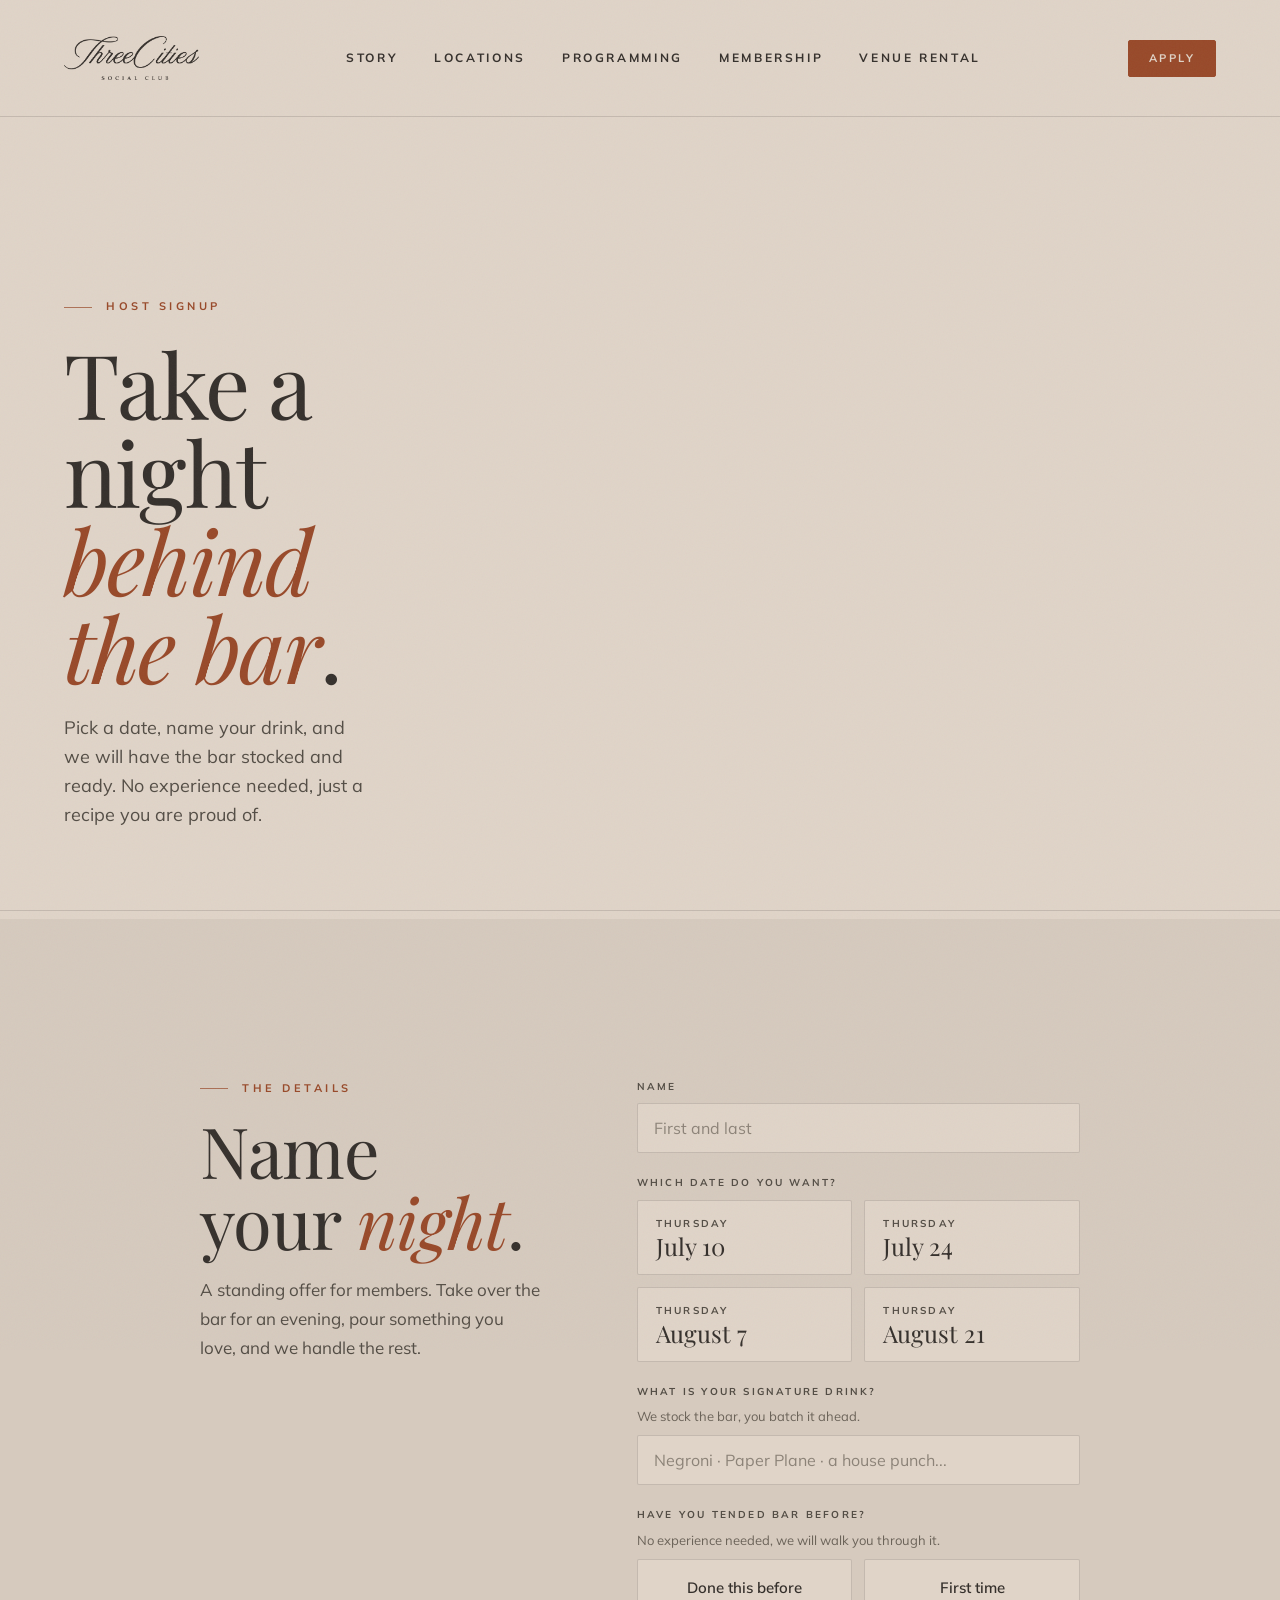
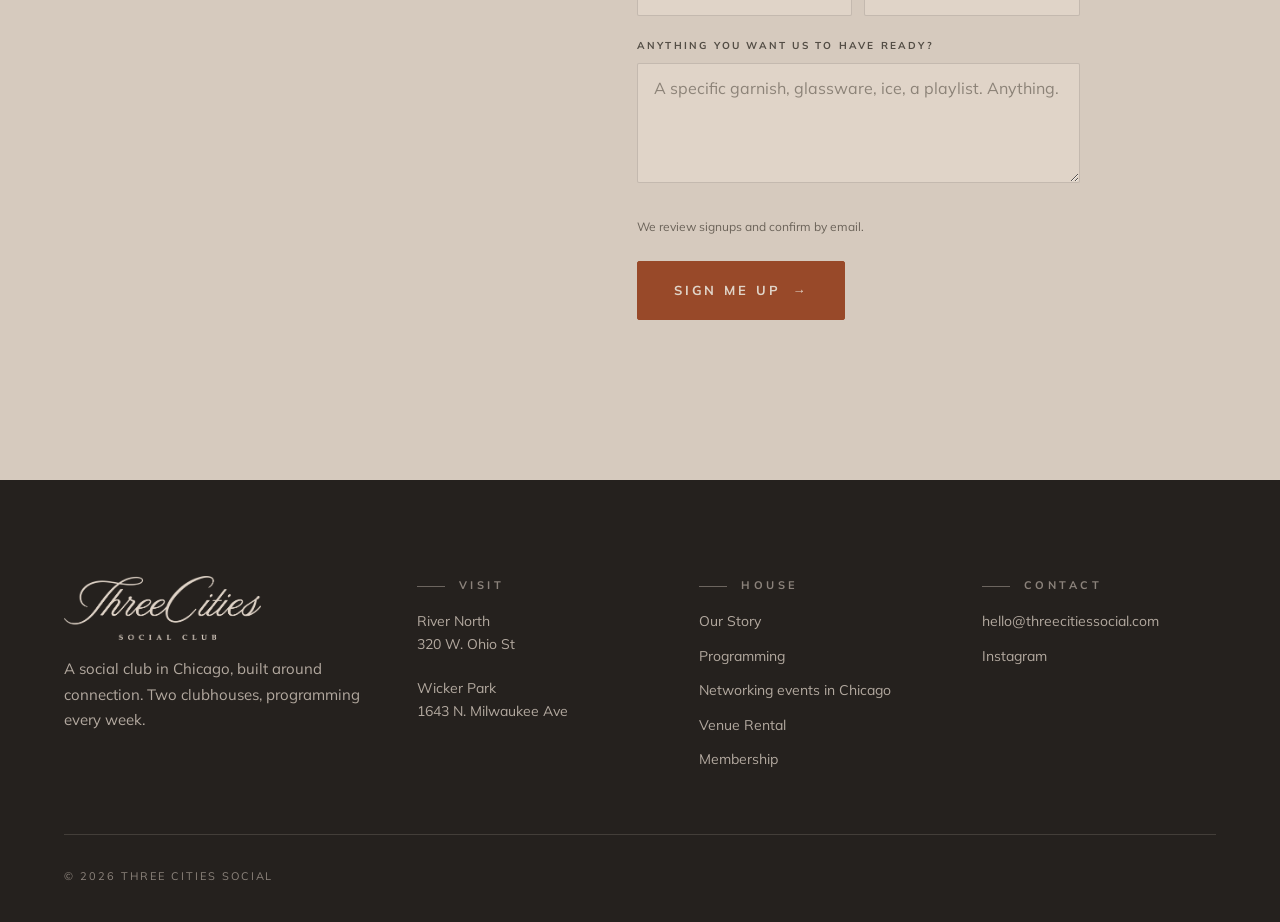
<file: site/host-signup.html>
<!doctype html>
<html lang="en">
<head>
<meta charset="utf-8" />
<meta name="viewport" content="width=device-width, initial-scale=1, viewport-fit=cover" />
<title>Host with Us | Three Cities Social</title>
<meta name="description" content="Members and partners: propose an event to host at Three Cities Social. Tell us your idea and we will be in touch." />
<meta name="robots" content="noindex, follow" />
<link rel="preconnect" href="https://fonts.googleapis.com" />
<link rel="preconnect" href="https://fonts.gstatic.com" crossorigin />
<link href="https://fonts.googleapis.com/css2?family=Playfair+Display:ital,wght@0,400;0,500;0,600;0,700;0,800;1,400;1,500&family=Mulish:wght@300;400;500;600;700;800&display=swap" rel="stylesheet" />
<link rel="stylesheet" href="styles.css" />
<style>
.page-hero { padding: 140px 0 56px; border-bottom: 1px solid var(--line); }
@media (min-width: 720px) { .page-hero { padding: 180px 0 80px; } }
.page-hero__inner { display: flex; flex-direction: column; gap: 24px; max-width: 30ch; }
.page-hero h1 { font-family: var(--font-display); font-weight: 400; font-size: clamp(48px, 7vw, 96px); line-height: 0.98; letter-spacing: -0.02em; margin: 0; }
.page-hero h1 em { font-style: italic; color: var(--accent); }
.page-hero__sub { font-size: 18px; line-height: 1.6; color: var(--fg-muted); max-width: 48ch; }

.signup { background: var(--bg-sunken); }
.signup__inner { display: grid; grid-template-columns: 1fr; gap: 56px; max-width: var(--container-narrow); margin: 0 auto; }
@media (min-width: 820px) { .signup__inner { grid-template-columns: 1fr 1.3fr; gap: 96px; align-items: start; } }
.signup__head { display: flex; flex-direction: column; gap: 18px; }
@media (min-width: 820px) { .signup__head { position: sticky; top: 100px; } }

.form { display: flex; flex-direction: column; gap: 22px; }
.form__row { display: grid; grid-template-columns: 1fr 1fr; gap: 22px; }
@media (max-width: 559px) { .form__row { grid-template-columns: 1fr; } }
.field { display: flex; flex-direction: column; gap: 8px; }
.field label { font-family: var(--font-sans); font-weight: 700; font-size: 10px; letter-spacing: 0.22em; text-transform: uppercase; color: var(--fg-muted); }
.field input, .field textarea, .field select {
  font-family: var(--font-sans); font-size: 16px; color: var(--fg);
  background: var(--off-white); border: 1px solid var(--line); border-radius: 2px;
  padding: 14px 16px; outline: none; width: 100%;
}
.field textarea { resize: vertical; min-height: 120px; }
.field input::placeholder, .field textarea::placeholder { color: var(--fg-faint); }
.field input:focus, .field textarea:focus, .field select:focus { border-color: var(--accent); }
.field select {
  appearance: none; -webkit-appearance: none;
  background-image: url("data:image/svg+xml;utf8,<svg xmlns='http://www.w3.org/2000/svg' width='12' height='8' fill='none'><path d='M1 1l5 5 5-5' stroke='%23984929' stroke-width='1.5' stroke-linecap='round'/></svg>");
  background-repeat: no-repeat; background-position: right 14px center; padding-right: 38px;
}
.form__legal { font-size: 12px; color: var(--fg-subtle); margin-top: 8px; }
.field__hint { font-family: var(--font-sans); font-size: 13px; color: var(--fg-subtle); margin-top: -2px; }
.seg-grid { display: grid; grid-template-columns: 1fr 1fr; gap: 12px; }
.seg-grid--two { grid-template-columns: 1fr 1fr; }
.seg {
  font-family: var(--font-sans); text-align: left; cursor: pointer;
  background: var(--off-white); border: 1px solid var(--line); border-radius: 2px;
  padding: 16px 18px; display: flex; flex-direction: column; gap: 4px;
  transition: border-color 180ms, background 180ms;
}
.seg--plain { align-items: center; justify-content: center; font-weight: 600; font-size: 15px; color: var(--fg); padding: 18px; }
.seg__dow { font-size: 10px; letter-spacing: 0.22em; text-transform: uppercase; color: var(--fg-muted); font-weight: 700; }
.seg__date { font-family: var(--font-display); font-size: 24px; line-height: 1; color: var(--fg); }
.seg:hover { border-color: var(--accent); }
.seg.is-on { border-color: var(--accent); background: rgba(152,73,41,0.06); }
.seg.is-on .seg__date, .seg.is-on.seg--plain { color: var(--accent); }
.form__success {
  display: none; padding: 40px 36px; background: var(--off-white);
  border: 1px solid var(--accent); border-radius: 2px; position: relative;
}
.form__success::before { content: ""; position: absolute; left: -1px; top: -1px; bottom: -1px; width: 4px; background: var(--accent); }
.form__success.is-on { display: flex; flex-direction: column; gap: 14px; }
.form__success h3 { font-family: var(--font-display); font-weight: 400; font-size: clamp(32px, 4vw, 44px); line-height: 1.05; letter-spacing: -0.01em; margin: 0; color: var(--fg); }
.form__success p { color: var(--fg); line-height: 1.7; }
</style>
</head>
<body>

<header class="nav" data-screen-label="01 Nav">
  <div class="nav__inner">
    <a class="nav__brand wordmark wordmark--nav" href="index.html" aria-label="Three Cities Social home">
      <img src="../assets/logos/wordmark-wide-black.png" alt="Three Cities Social" />
    </a>
    <nav class="nav__menu" aria-label="Primary">
      <a href="story.html">Story</a>
      <a href="locations.html">Locations</a>
      <a href="events.html">Programming</a>
      <a href="membership.html">Membership</a>
      <a href="host.html">Venue Rental</a>
    </nav>
    <div class="nav__right">
      <a href="membership.html#apply" class="btn btn--accent nav__cta">Apply</a>
      <button class="nav__toggle" aria-label="Open menu" aria-expanded="false" data-toggle-drawer><span></span></button>
    </div>
  </div>
</header>

<aside class="nav__drawer" id="nav-drawer" aria-hidden="true">
  <button class="nav__drawer-close" aria-label="Close menu" data-close-drawer>&times;</button>
  <a href="story.html">Story</a>
  <a href="locations.html">Locations</a>
  <a href="events.html">Programming</a>
  <a href="membership.html">Membership</a>
  <a href="host.html">Venue Rental</a>
  <a href="membership.html#apply" class="btn btn--accent" style="margin-top: 24px; align-self: flex-start;">Apply for Membership</a>
</aside>

<section class="page-hero" data-screen-label="02 Hero">
  <div class="shell">
    <div class="page-hero__inner">
      <span class="eyebrow eyebrow--accent reveal">Host Signup</span>
      <h1 class="reveal" style="--delay: 80ms">Take a night <em>behind the bar</em>.</h1>
      <p class="page-hero__sub reveal" style="--delay: 160ms">Pick a date, name your drink, and we will have the bar stocked and ready. No experience needed, just a recipe you are proud of.</p>
    </div>
  </div>
</section>

<section class="section signup" data-screen-label="03 Signup">
  <div class="shell">
    <div class="signup__inner">
      <div class="signup__head reveal">
        <span class="eyebrow eyebrow--accent">The Details</span>
        <h2 class="h-section">Name your <em>night</em>.</h2>
        <p class="p-muted">A standing offer for members. Take over the bar for an evening, pour something you love, and we handle the rest.</p>
      </div>

      <form class="form reveal" id="host-signup-form" style="--delay: 100ms" novalidate>
        <input type="hidden" name="form_name" value="Bar Host Signup" />
        <input type="text" name="_honey" style="display:none" tabindex="-1" autocomplete="off" />

        <div class="field">
          <label for="f-name">Name</label>
          <input id="f-name" name="name" type="text" autocomplete="name" placeholder="First and last" required />
        </div>

        <div class="field">
          <label>Which date do you want?</label>
          <div class="seg-grid" role="radiogroup" aria-label="Which date do you want">
            <button type="button" class="seg" data-value="Thursday, July 10, 2026"><span class="seg__dow">Thursday</span><span class="seg__date">July 10</span></button>
            <button type="button" class="seg" data-value="Thursday, July 24, 2026"><span class="seg__dow">Thursday</span><span class="seg__date">July 24</span></button>
            <button type="button" class="seg" data-value="Thursday, August 7, 2026"><span class="seg__dow">Thursday</span><span class="seg__date">August 7</span></button>
            <button type="button" class="seg" data-value="Thursday, August 21, 2026"><span class="seg__dow">Thursday</span><span class="seg__date">August 21</span></button>
          </div>
          <input type="hidden" name="date" id="f-date" required />
        </div>

        <div class="field">
          <label for="f-drink">What is your signature drink?</label>
          <span class="field__hint">We stock the bar, you batch it ahead.</span>
          <input id="f-drink" name="drink" type="text" placeholder="Negroni &middot; Paper Plane &middot; a house punch..." required />
        </div>

        <div class="field">
          <label>Have you tended bar before?</label>
          <span class="field__hint">No experience needed, we will walk you through it.</span>
          <div class="seg-grid seg-grid--two" role="radiogroup" aria-label="Have you tended bar before">
            <button type="button" class="seg seg--plain" data-value="Done this before">Done this before</button>
            <button type="button" class="seg seg--plain" data-value="First time">First time</button>
          </div>
          <input type="hidden" name="experience" id="f-experience" required />
        </div>

        <div class="field">
          <label for="f-notes">Anything you want us to have ready?</label>
          <textarea id="f-notes" name="notes" placeholder="A specific garnish, glassware, ice, a playlist. Anything."></textarea>
        </div>

        <div style="display:flex; align-items:center; justify-content:space-between; gap:24px; flex-wrap:wrap; margin-top: 12px;">
          <p class="form__legal" style="margin:0;">We review signups and confirm by email.</p>
          <button type="submit" class="btn btn--accent btn--lg">Sign Me Up <span class="arrow">→</span></button>
        </div>
      </form>

      <div class="form__success" id="host-signup-success">
        <span class="eyebrow eyebrow--accent" style="margin-bottom: 6px;">You are on the list</span>
        <h3>Thanks. We have it.</h3>
        <p>We review signups and confirm by email. We will be in touch with the details for your night behind the bar.</p>
      </div>
    </div>
  </div>
</section>

<footer class="footer">
  <div class="shell">
    <div class="footer__top">
      <div class="footer__brand">
        <a class="wordmark wordmark--footer" href="index.html" aria-label="Three Cities Social home">
          <img src="../assets/logos/wordmark-wide-cream.png" alt="Three Cities Social" />
        </a>
        <p>A social club in Chicago, built around connection. Two clubhouses, programming every week.</p>
      </div>
      <div class="footer__col">
        <span class="eyebrow">Visit</span>
        <a href="river-north.html">River North<br/>320 W. Ohio St</a>
        <a href="wicker-park.html" style="margin-top: 10px;">Wicker Park<br/>1643 N. Milwaukee Ave</a>
      </div>
      <div class="footer__col">
        <span class="eyebrow">House</span>
        <a href="story.html">Our Story</a>
        <a href="events.html">Programming</a>
        <a href="networking-events-chicago.html">Networking events in Chicago</a>
        <a href="host.html">Venue Rental</a>
        <a href="membership.html">Membership</a>
      </div>
      <div class="footer__col">
        <span class="eyebrow">Contact</span>
        <a href="mailto:hello@threecitiessocial.com">hello@threecitiessocial.com</a>
        <a href="https://instagram.com/threecities.social" target="_blank" rel="noopener">Instagram</a>
      </div>
    </div>
    <div class="footer__bot">
      <span>&copy; 2026 Three Cities Social</span>
    </div>
  </div>
</footer>

<script>
(function () {
  'use strict';
  var drawer = document.getElementById('nav-drawer');
  var toggleBtn = document.querySelector('[data-toggle-drawer]');
  var closeBtn  = document.querySelector('[data-close-drawer]');
  function open()  { drawer.classList.add('is-open');    drawer.setAttribute('aria-hidden','false'); toggleBtn.setAttribute('aria-expanded','true');  document.body.style.overflow='hidden'; }
  function close() { drawer.classList.remove('is-open'); drawer.setAttribute('aria-hidden','true');  toggleBtn.setAttribute('aria-expanded','false'); document.body.style.overflow=''; }
  if (toggleBtn) toggleBtn.addEventListener('click', open);
  if (closeBtn)  closeBtn.addEventListener('click', close);
  drawer.querySelectorAll('a').forEach(function (a) { a.addEventListener('click', close); });
  document.addEventListener('keydown', function (e) { if (e.key === 'Escape' && drawer.classList.contains('is-open')) close(); });

  // Segmented selectors: write the chosen value into the hidden input.
  document.querySelectorAll('.seg-grid').forEach(function (grid) {
    var hidden = grid.parentElement.querySelector('input[type="hidden"]');
    grid.querySelectorAll('.seg').forEach(function (btn) {
      btn.addEventListener('click', function () {
        grid.querySelectorAll('.seg').forEach(function (b) { b.classList.remove('is-on'); });
        btn.classList.add('is-on');
        if (hidden) hidden.value = btn.getAttribute('data-value');
      });
    });
  });

  // Posts to its OWN Google Apps Script web app / spreadsheet (separate from
  // the membership + venue forms). Paste the new deployment URL below.
  var GSCRIPT_URL = 'https://script.google.com/macros/s/AKfycbz7J1IpmQwuptEZ304MwtrmmLD0pcfUkDI7q0ovkHWTICrcT1IgLiwztNatZSlqHf5MPg/exec';
  var form = document.getElementById('host-signup-form');
  var success = document.getElementById('host-signup-success');
  if (form) form.addEventListener('submit', function (e) {
    e.preventDefault();
    if (!form.checkValidity()) { form.reportValidity(); return; }
    var btn = form.querySelector('button[type="submit"]');
    if (btn) { btn.disabled = true; btn.innerHTML = 'Sending...'; }
    var data = new FormData(form);
    data.append('submitted_at', new Date().toISOString());
    data.append('page', location.href);
    if (!GSCRIPT_URL || GSCRIPT_URL === 'HOST_SIGNUP_SCRIPT_URL_HERE') {
      var obj = {}; data.forEach(function (v, k) { obj[k] = v; });
      console.info('[host-signup] No endpoint set yet. Submission:', obj);
      form.style.display = 'none'; success.classList.add('is-on');
      success.scrollIntoView({ behavior: 'smooth', block: 'start' });
      return;
    }
    fetch(GSCRIPT_URL, { method: 'POST', body: data })
      .then(function () {
        form.style.display = 'none';
        success.classList.add('is-on');
        success.scrollIntoView({ behavior: 'smooth', block: 'start' });
      })
      .catch(function () {
        if (btn) { btn.disabled = false; btn.innerHTML = 'Sign Me Up <span class="arrow">→</span>'; }
        alert('We hit a snag sending your signup. Please try again, or email us at hello@threecitiessocial.com.');
      });
  });

  if ('IntersectionObserver' in window) {
    var io = new IntersectionObserver(function (entries) {
      entries.forEach(function (entry) { if (entry.isIntersecting) { entry.target.classList.add('is-in'); io.unobserve(entry.target); } });
    }, { threshold: 0.12, rootMargin: '0px 0px -40px 0px' });
    document.querySelectorAll('.reveal').forEach(function (el) { io.observe(el); });
  } else {
    document.querySelectorAll('.reveal').forEach(function (el) { el.classList.add('is-in'); });
  }
})();
</script>

</body>
</html>
</file>
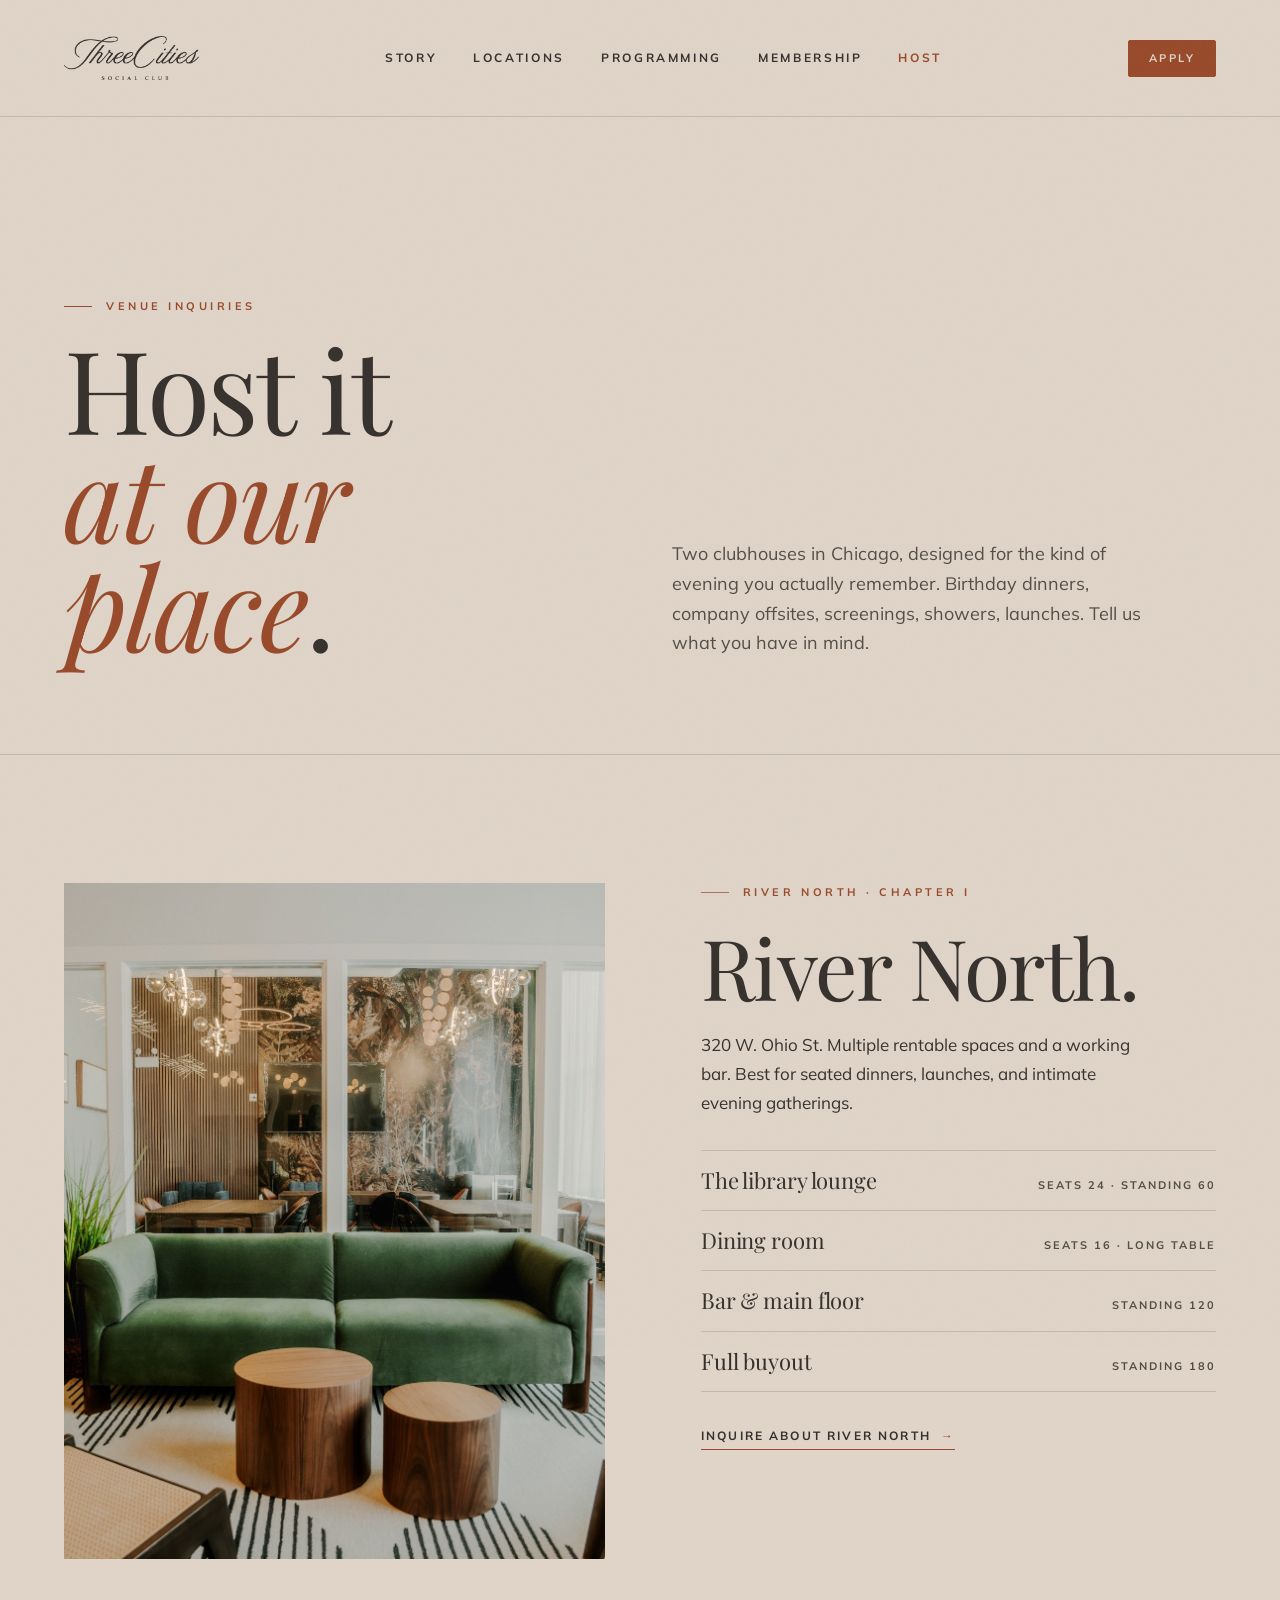
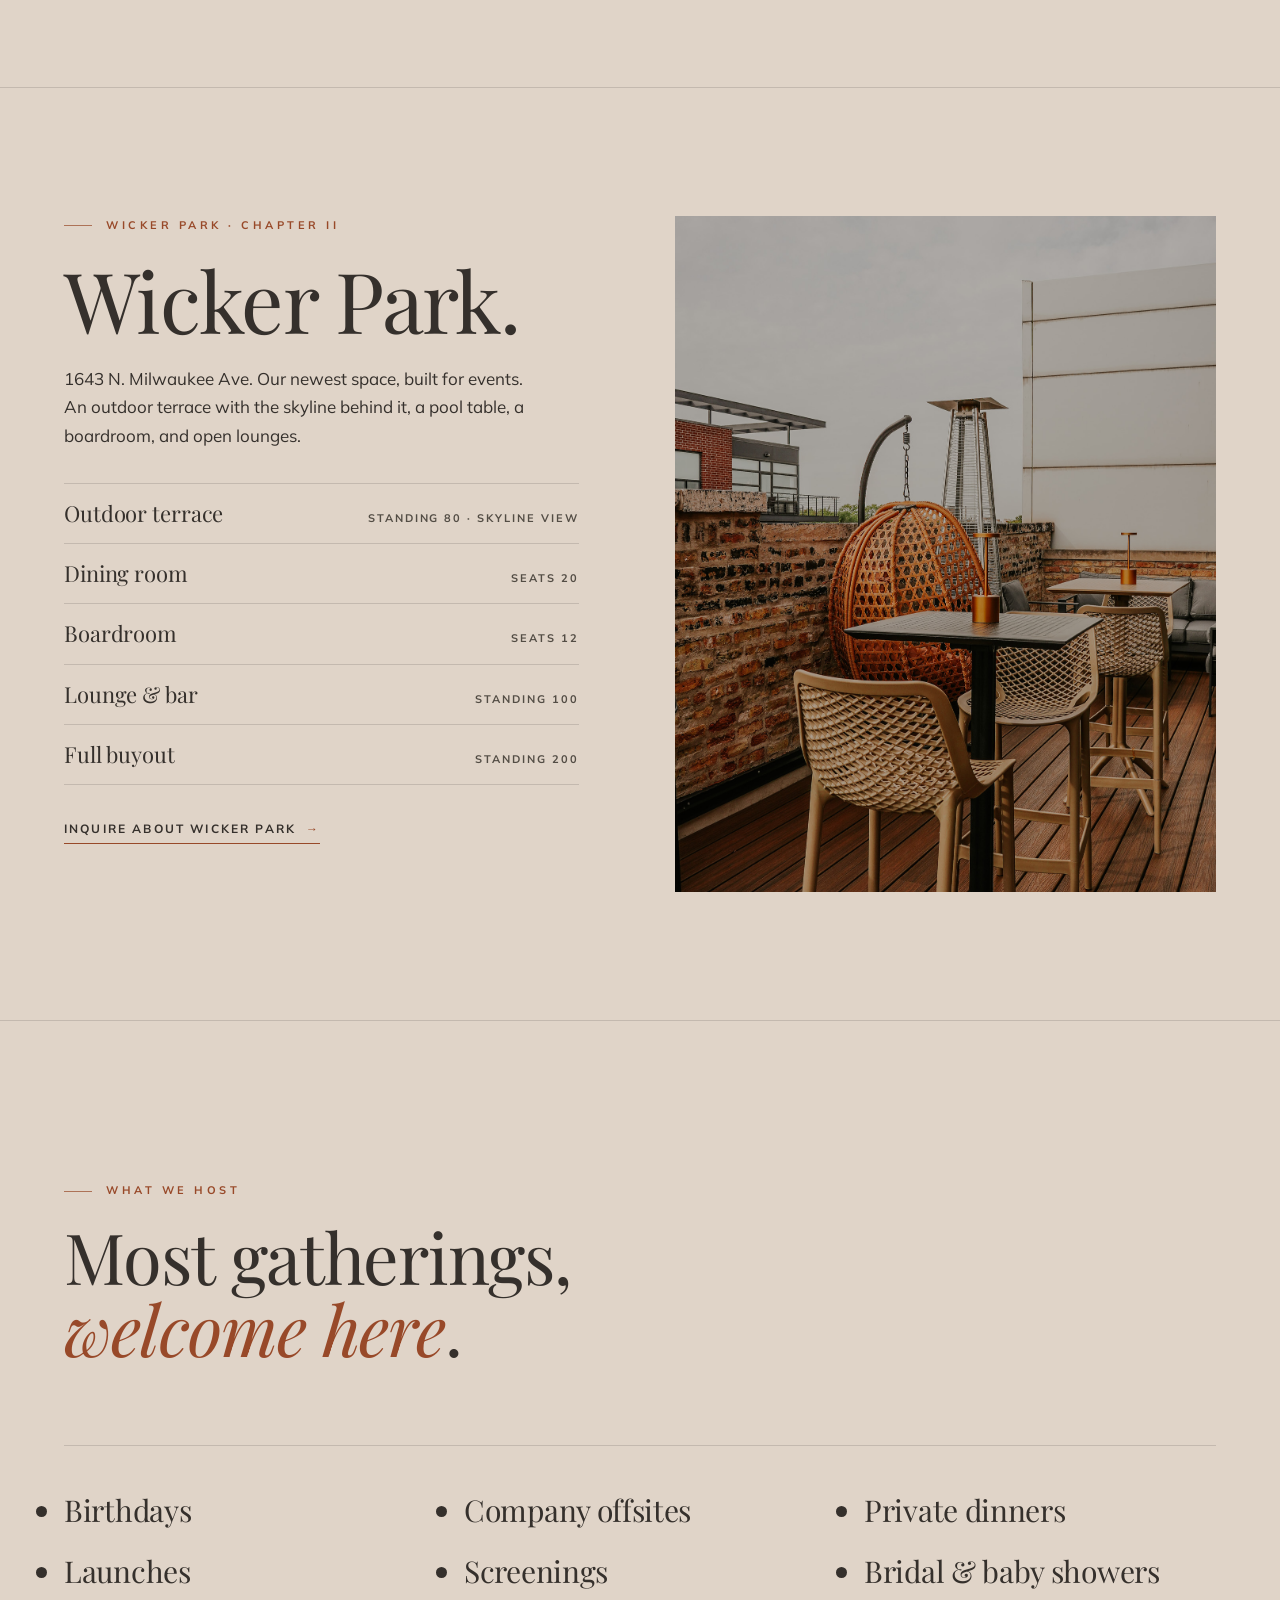
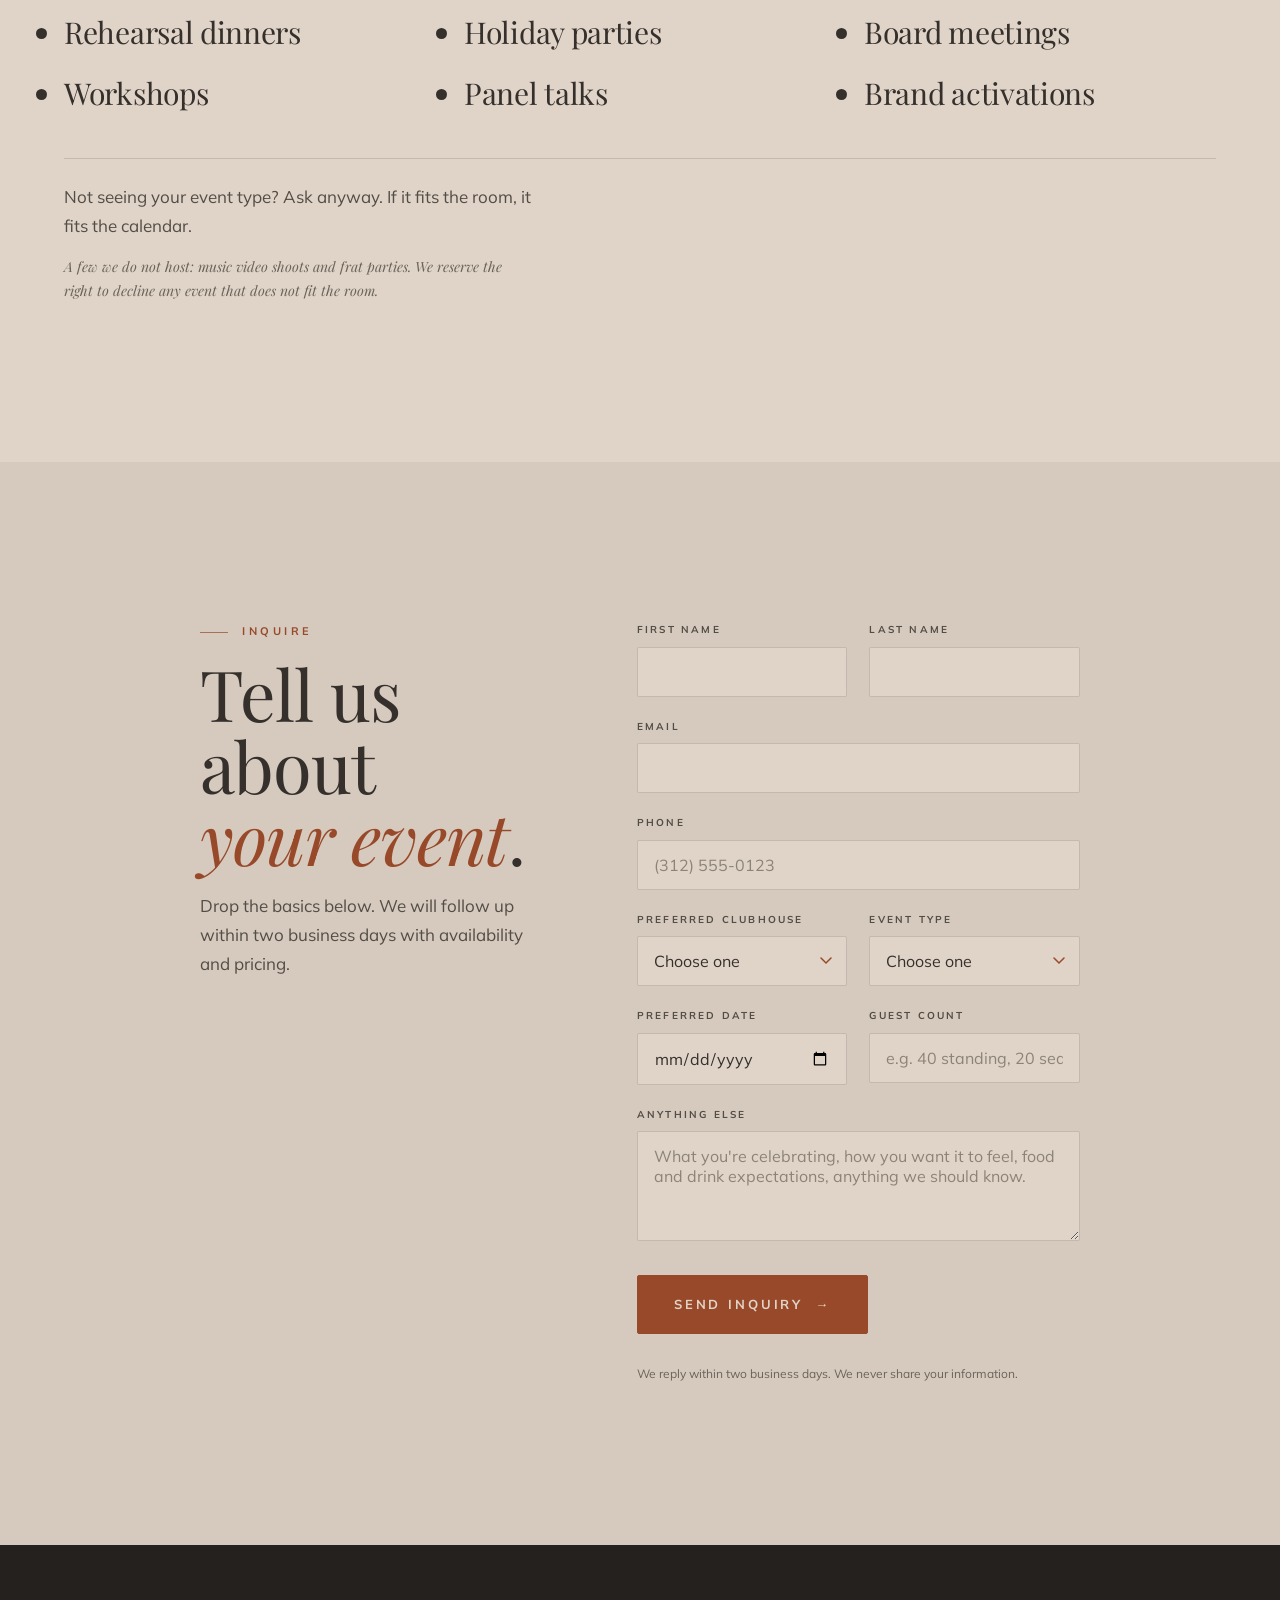
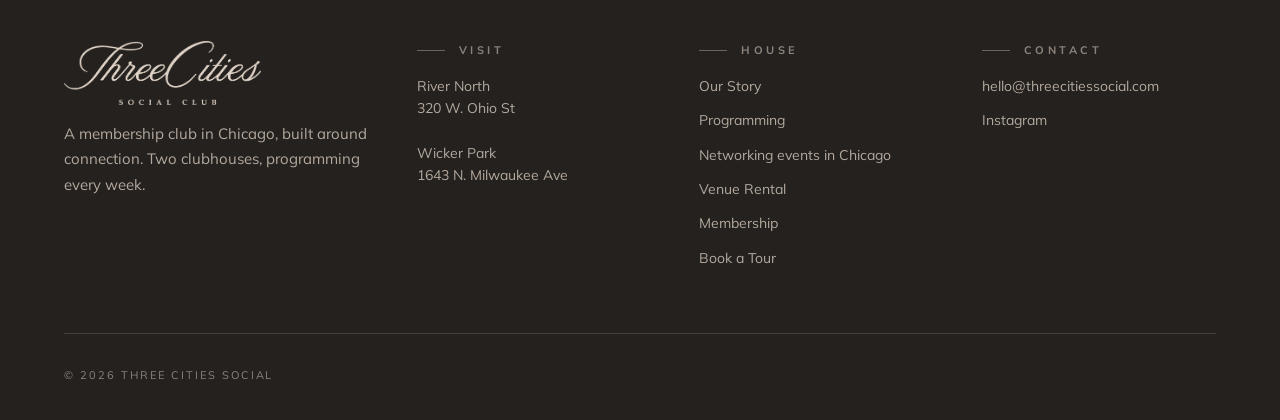
<file: site/host.html>
<!doctype html>
<html lang="en">
<head>
<meta charset="utf-8" />
<meta name="viewport" content="width=device-width, initial-scale=1, viewport-fit=cover" />
<title>Host an Event in Chicago | Three Cities Social</title>
<meta name="description" content="Host your event at one of our two Chicago clubhouses. Birthdays, offsites, dinners, launches, more. Inquire for availability." />
<!-- SEO -->
<link rel="canonical" href="https://threecitiessocial.com/host" />
<meta property="og:type" content="website" />
<meta property="og:site_name" content="Three Cities Social" />
<meta property="og:url" content="https://threecitiessocial.com/host" />
<meta property="og:title" content="Host an Event in Chicago. Three Cities Social." />
<meta property="og:description" content="Host your event at one of our two Chicago clubhouses. Birthdays, offsites, dinners, launches, more. Inquire for availability." />
<meta property="og:image" content="https://threecitiessocial.com/uploads/3%20Cities-077.jpg" />
<meta name="twitter:card" content="summary_large_image" />
<meta name="twitter:title" content="Host an Event in Chicago. Three Cities Social." />
<meta name="twitter:description" content="Host your event at one of our two Chicago clubhouses. Birthdays, offsites, dinners, launches, more. Inquire for availability." />
<meta name="twitter:image" content="https://threecitiessocial.com/uploads/3%20Cities-077.jpg" />

<link rel="preconnect" href="https://fonts.googleapis.com" />
<link rel="preconnect" href="https://fonts.gstatic.com" crossorigin />
<link href="https://fonts.googleapis.com/css2?family=Playfair+Display:ital,wght@0,400;0,500;0,600;0,700;0,800;1,400;1,500&family=Mulish:wght@300;400;500;600;700;800&display=swap" rel="stylesheet" />
<link rel="stylesheet" href="styles.css" />
<style>
.page-hero {
  padding: 140px 0 64px;
  border-bottom: 1px solid var(--line);
}
@media (min-width: 720px) { .page-hero { padding: 180px 0 96px; } }
.page-hero__inner {
  display: grid;
  grid-template-columns: 1fr;
  gap: 32px;
  align-items: end;
}
@media (min-width: 900px) {
  .page-hero__inner { grid-template-columns: 1fr 1fr; gap: 64px; }
}
.page-hero h1 {
  font-family: var(--font-display);
  font-weight: 400;
  font-size: clamp(56px, 9vw, 132px);
  line-height: 0.94;
  letter-spacing: -0.02em;
  margin: 0;
}
.page-hero h1 em { font-style: italic; color: var(--accent); }
.page-hero__meta {
  font-family: var(--font-sans); font-weight: 700;
  font-size: 11px; letter-spacing: var(--tracking-widest); text-transform: uppercase;
  color: var(--accent); margin-bottom: 18px;
  display: flex; align-items: center; gap: 14px;
}
.page-hero__meta::before { content: ""; width: 28px; height: 1px; background: currentColor; }
.page-hero__intro p { font-size: 18px; line-height: 1.65; color: var(--fg-muted); max-width: 44ch; }

/* Venue rows (like Locations) */
.venue-row { padding: 96px 0; }
@media (min-width: 720px) { .venue-row { padding: 128px 0; } }
.venue-row + .venue-row { border-top: 1px solid var(--line); }
.venue-row__inner {
  display: grid; grid-template-columns: 1fr; gap: 56px; align-items: start;
}
@media (min-width: 880px) {
  .venue-row__inner { grid-template-columns: 1.05fr 1fr; gap: 96px; }
  .venue-row--reverse .venue-row__inner { grid-template-columns: 1fr 1.05fr; }
  .venue-row--reverse .venue-row__media { order: 2; }
}
.venue-row__media {
  position: relative; aspect-ratio: 4/5; overflow: hidden; background: var(--ink-700);
}
.venue-row__media img { position: absolute; inset: 0; width: 100%; height: 100%; object-fit: cover; }
.venue-row__body { display: flex; flex-direction: column; gap: 24px; }
.venue-row__chapter {
  display: flex; align-items: center; gap: 14px;
  font-family: var(--font-sans); font-weight: 700;
  font-size: 11px; letter-spacing: var(--tracking-widest); text-transform: uppercase;
  color: var(--accent);
}
.venue-row__chapter::before { content: ""; width: 28px; height: 1px; background: currentColor; opacity: 0.7; }
.venue-row__name {
  font-family: var(--font-display); font-weight: 400;
  font-size: clamp(48px, 7vw, 84px); line-height: 0.98;
  letter-spacing: -0.02em; margin: 0;
}
.venue-row__copy { font-size: 17px; line-height: 1.7; color: var(--fg); max-width: 48ch; }
.venue-row__copy + .venue-row__copy { margin-top: 12px; color: var(--fg-muted); }

.spaces {
  list-style: none; padding: 0; margin: 8px 0 0;
  border-top: 1px solid var(--line);
}
.spaces li {
  padding: 16px 0;
  display: grid; grid-template-columns: 1fr auto; gap: 18px;
  align-items: baseline;
  border-bottom: 1px solid var(--line);
}
.spaces__name {
  font-family: var(--font-display); font-weight: 400;
  font-size: 22px; line-height: 1.2; letter-spacing: -0.005em;
}
.spaces__cap {
  font-family: var(--font-sans); font-weight: 700;
  font-size: 11px; letter-spacing: var(--tracking-wider); text-transform: uppercase;
  color: var(--fg-muted); white-space: nowrap;
}

/* Event types */
.event-types {
  display: grid; grid-template-columns: 1fr 1fr;
  gap: 8px 32px;
  border-top: 1px solid var(--line);
  border-bottom: 1px solid var(--line);
  padding: 32px 0;
  margin-top: 16px;
}
@media (min-width: 760px) {
  .event-types { grid-template-columns: repeat(3, 1fr); gap: 12px 48px; padding: 40px 0; }
}
.event-types li {
  font-family: var(--font-display);
  font-weight: 400;
  font-size: clamp(22px, 2.4vw, 30px);
  line-height: 1.1;
  letter-spacing: -0.01em;
  color: var(--fg);
  padding: 8px 0;
}

/* Inquiry form */
.inquire { background: var(--bg-sunken); }
.inquire__inner {
  display: grid; grid-template-columns: 1fr; gap: 56px;
  max-width: var(--container-narrow);
  margin: 0 auto;
}
@media (min-width: 820px) { .inquire__inner { grid-template-columns: 1fr 1.3fr; gap: 96px; align-items: start; } }
.inquire__head { display: flex; flex-direction: column; gap: 18px; }
@media (min-width: 820px) { .inquire__head { position: sticky; top: 100px; } }

.form { display: flex; flex-direction: column; gap: 22px; }
.form__row { display: grid; grid-template-columns: 1fr 1fr; gap: 22px; }
@media (max-width: 559px) { .form__row { grid-template-columns: 1fr; } }
.field { display: flex; flex-direction: column; gap: 8px; }
.field label {
  font-family: var(--font-sans); font-weight: 700;
  font-size: 10px; letter-spacing: 0.22em; text-transform: uppercase; color: var(--fg-muted);
}
.field input, .field textarea, .field select {
  font-family: var(--font-sans); font-size: 16px; color: var(--fg);
  background: var(--off-white);
  border: 1px solid var(--line); border-radius: 2px;
  padding: 14px 16px; outline: none; width: 100%;
}
.field textarea { resize: vertical; min-height: 110px; }
.field input::placeholder, .field textarea::placeholder { color: var(--fg-faint); }
.field input:focus, .field textarea:focus, .field select:focus { border-color: var(--accent); }
.field select {
  appearance: none; -webkit-appearance: none;
  background-image: url("data:image/svg+xml;utf8,<svg xmlns='http://www.w3.org/2000/svg' width='12' height='8' fill='none'><path d='M1 1l5 5 5-5' stroke='%23984929' stroke-width='1.5' stroke-linecap='round'/></svg>");
  background-repeat: no-repeat; background-position: right 14px center;
  padding-right: 38px;
}
.form__legal { font-size: 12px; color: var(--fg-subtle); margin-top: 8px; }
.form__success {
  display: none;
  padding: 40px 36px;
  background: var(--off-white);
  border: 1px solid var(--accent); border-radius: 2px;
  position: relative;
}
.form__success::before {
  content: ""; position: absolute; left: -1px; top: -1px; bottom: -1px;
  width: 4px; background: var(--accent);
}
.form__success.is-on { display: flex; flex-direction: column; gap: 14px; }
.form__success h3 {
  font-family: var(--font-display); font-weight: 400;
  font-size: clamp(32px, 4vw, 44px); line-height: 1.05; letter-spacing: -0.01em;
  margin: 0; color: var(--fg);
}
.form__success p { color: var(--fg); line-height: 1.7; }
</style>
</head>
<body>

<header class="nav" data-screen-label="01 Nav">
  <div class="nav__inner">
    <a class="nav__brand wordmark wordmark--nav" href="index.html" aria-label="Three Cities Social home">
      <img src="../assets/logos/wordmark-wide-black.png" alt="Three Cities Social" />
    </a>
    <nav class="nav__menu" aria-label="Primary">
      <a href="story.html">Story</a>
      <span class="nav__has-dropdown">
        <a href="locations.html">Locations</a>
        <span class="nav__dropdown">
          <a href="river-north.html">River North</a>
          <a href="wicker-park.html">Wicker Park</a>
        </span>
      </span>
      <span class="nav__has-dropdown">
        <a href="events.html">Programming</a>
        <span class="nav__dropdown">
          <a href="events.html">Calendar</a>
          <a href="networking-events-chicago.html">Networking Events</a>
        </span>
      </span>
      <a href="membership.html">Membership</a>
      <span class="nav__has-dropdown">
        <a href="host.html" class="is-active">Host</a>
        <span class="nav__dropdown">
          <a href="host.html">Venue Rental</a>
          <a href="host-a-dinner.html">Host a Dinner</a>
        </span>
      </span>
    </nav>
    <div class="nav__right">
      <a href="membership.html#apply" class="btn btn--accent nav__cta">Apply</a>
      <button class="nav__toggle" aria-label="Open menu" aria-expanded="false" data-toggle-drawer><span></span></button>
    </div>
  </div>
</header>

<aside class="nav__drawer" id="nav-drawer" aria-hidden="true">
  <button class="nav__drawer-close" aria-label="Close menu" data-close-drawer>&times;</button>
  <a href="story.html">Story</a>
  <a href="locations.html">Locations</a>
  <a href="river-north.html" class="nav__drawer-sub">River North</a>
  <a href="wicker-park.html" class="nav__drawer-sub">Wicker Park</a>
  <a href="events.html">Programming</a>
  <a href="networking-events-chicago.html" class="nav__drawer-sub">Networking Events</a>
  <a href="membership.html">Membership</a>
  <a href="host.html">Venue Rental</a>
  <a href="host-a-dinner.html" class="nav__drawer-sub">Host a Dinner</a>
  <a href="membership.html#apply" class="btn btn--accent" style="margin-top: 24px; align-self: flex-start;">Apply for Membership</a>
</aside>

<section class="page-hero" data-screen-label="02 Hero">
  <div class="shell">
    <div class="page-hero__inner">
      <div>
        <div class="page-hero__meta reveal">Venue Inquiries</div>
        <h1 class="reveal" style="--delay: 80ms">Host it<br /><em>at our place</em>.</h1>
      </div>
      <div class="page-hero__intro reveal" style="--delay: 160ms">
        <p>Two clubhouses in Chicago, designed for the kind of evening you actually remember. Birthday dinners, company offsites, screenings, showers, launches. Tell us what you have in mind.</p>
      </div>
    </div>
  </div>
</section>

<section class="venue-row" id="river-north" data-screen-label="03 River North">
  <div class="shell">
    <div class="venue-row__inner">
      <div class="venue-row__media reveal">
        <img src="../uploads/compressed_A7400018-HDR.jpg" alt="The lounge inside the River North clubhouse with green velvet sofas" loading="lazy" />
      </div>
      <div class="venue-row__body reveal" style="--delay: 100ms">
        <span class="venue-row__chapter">River North &middot; Chapter i</span>
        <h2 class="venue-row__name">River North.</h2>
        <p class="venue-row__copy">320 W. Ohio St. Multiple rentable spaces and a working bar. Best for seated dinners, launches, and intimate evening gatherings.</p>
        <ul class="spaces">
          <li><span class="spaces__name">The library lounge</span><span class="spaces__cap">Seats 24 &middot; Standing 60</span></li>
          <li><span class="spaces__name">Dining room</span><span class="spaces__cap">Seats 16 &middot; Long table</span></li>
          <li><span class="spaces__name">Bar &amp; main floor</span><span class="spaces__cap">Standing 120</span></li>
          <li><span class="spaces__name">Full buyout</span><span class="spaces__cap">Standing 180</span></li>
        </ul>
        <a href="#inquire" class="link-arrow" style="align-self:flex-start; margin-top:10px;">Inquire about River North <span class="arrow">→</span></a>
      </div>
    </div>
  </div>
</section>

<section class="venue-row venue-row--reverse" id="wicker-park" data-screen-label="04 Wicker Park">
  <div class="shell">
    <div class="venue-row__inner">
      <div class="venue-row__media reveal">
        <img src="../uploads/3%20Cities-081.jpg" alt="The rooftop terrace at the Wicker Park clubhouse" loading="lazy" />
      </div>
      <div class="venue-row__body reveal" style="--delay: 100ms">
        <span class="venue-row__chapter">Wicker Park &middot; Chapter ii</span>
        <h2 class="venue-row__name">Wicker Park.</h2>
        <p class="venue-row__copy">1643 N. Milwaukee Ave. Our newest space, built for events. An outdoor terrace with the skyline behind it, a pool table, a boardroom, and open lounges.</p>
        <ul class="spaces">
          <li><span class="spaces__name">Outdoor terrace</span><span class="spaces__cap">Standing 80 &middot; Skyline view</span></li>
          <li><span class="spaces__name">Dining room</span><span class="spaces__cap">Seats 20</span></li>
          <li><span class="spaces__name">Boardroom</span><span class="spaces__cap">Seats 12</span></li>
          <li><span class="spaces__name">Lounge &amp; bar</span><span class="spaces__cap">Standing 100</span></li>
          <li><span class="spaces__name">Full buyout</span><span class="spaces__cap">Standing 200</span></li>
        </ul>
        <a href="#inquire" class="link-arrow" style="align-self:flex-start; margin-top:10px;">Inquire about Wicker Park <span class="arrow">→</span></a>
      </div>
    </div>
  </div>
</section>

<section class="section section--rule" data-screen-label="05 What we host">
  <div class="shell">
    <div class="section__head reveal">
      <span class="eyebrow eyebrow--accent">What we host</span>
      <h2 class="h-section">Most gatherings, <em>welcome here</em>.</h2>
    </div>
    <ul class="event-types reveal">
      <li>Birthdays</li>
      <li>Company offsites</li>
      <li>Private dinners</li>
      <li>Launches</li>
      <li>Screenings</li>
      <li>Bridal &amp; baby showers</li>
      <li>Rehearsal dinners</li>
      <li>Holiday parties</li>
      <li>Board meetings</li>
      <li>Workshops</li>
      <li>Panel talks</li>
      <li>Brand activations</li>
    </ul>
    <p class="reveal" style="margin-top: 24px; color: var(--fg-muted); max-width: 48ch;">
      Not seeing your event type? Ask anyway. If it fits the room, it fits the calendar.
    </p>
    <p class="reveal" style="margin-top: 14px; color: var(--fg-subtle); font-size: 14px; font-style: italic; font-family: var(--font-display); max-width: 56ch;">
      A few we do not host: music video shoots and frat parties. We reserve the right to decline any event that does not fit the room.
    </p>
  </div>
</section>

<section class="section inquire" id="inquire" data-screen-label="06 Inquire">
  <div class="shell">
    <div class="inquire__inner">
      <div class="inquire__head reveal">
        <span class="eyebrow eyebrow--accent">Inquire</span>
        <h2 class="h-section">Tell us about <em>your event</em>.</h2>
        <p class="p-muted">Drop the basics below. We will follow up within two business days with availability and pricing.</p>
      </div>

      <form class="form reveal" id="inquire-form" style="--delay: 100ms" novalidate>
        <input type="hidden" name="form_name" value="Venue Inquiry" />
        <input type="text"   name="_honey"    style="display:none" tabindex="-1" autocomplete="off" />

        <div class="form__row">
          <div class="field">
            <label for="f-first">First name</label>
            <input id="f-first" name="first_name" type="text" autocomplete="given-name" required />
          </div>
          <div class="field">
            <label for="f-last">Last name</label>
            <input id="f-last" name="last_name" type="text" autocomplete="family-name" required />
          </div>
        </div>
        <div class="field">
          <label for="f-email">Email</label>
          <input id="f-email" name="email" type="email" autocomplete="email" required />
        </div>
        <div class="field">
          <label for="f-phone">Phone</label>
          <input id="f-phone" name="phone" type="tel" inputmode="tel" autocomplete="tel" placeholder="(312) 555-0123" maxlength="14" />
        </div>
        <div class="form__row">
          <div class="field">
            <label for="f-location">Preferred clubhouse</label>
            <select id="f-location" name="preferred_location" required>
              <option value="" disabled selected>Choose one</option>
              <option value="River North">River North</option>
              <option value="Wicker Park">Wicker Park</option>
              <option value="No preference">No preference</option>
            </select>
          </div>
          <div class="field">
            <label for="f-type">Event type</label>
            <select id="f-type" name="event_type" required>
              <option value="" disabled selected>Choose one</option>
              <option>Birthday</option>
              <option>Company offsite</option>
              <option>Private dinner</option>
              <option>Launch or activation</option>
              <option>Screening</option>
              <option>Shower</option>
              <option>Rehearsal dinner</option>
              <option>Holiday party</option>
              <option>Board meeting</option>
              <option>Workshop or panel</option>
              <option>Other</option>
            </select>
          </div>
        </div>
        <div class="form__row">
          <div class="field">
            <label for="f-date">Preferred date</label>
            <input id="f-date" name="preferred_date" type="date" />
          </div>
          <div class="field">
            <label for="f-guests">Guest count</label>
            <input id="f-guests" name="guest_count" type="text" placeholder="e.g. 40 standing, 20 seated" required />
          </div>
        </div>
        <div class="field">
          <label for="f-details">Anything else</label>
          <textarea id="f-details" name="details" rows="4" placeholder="What you're celebrating, how you want it to feel, food and drink expectations, anything we should know."></textarea>
        </div>

        <button type="submit" class="btn btn--accent btn--lg" style="align-self: flex-start; margin-top: 12px;">
          Send Inquiry <span class="arrow">→</span>
        </button>

        <p class="form__legal">We reply within two business days. We never share your information.</p>
      </form>

      <div class="form__success" id="inquire-success">
        <span class="eyebrow eyebrow--accent" style="margin-bottom: 6px;">Inquiry received</span>
        <h3>Thanks. We have it.</h3>
        <p>Someone from our team will email you within two business days from <a href="mailto:hello@threecitiessocial.com" style="color: var(--accent);">hello@threecitiessocial.com</a> with availability, pricing, and next steps.</p>
        <p class="p-muted" style="margin-top: 4px;">If your date is tight, mention it in your reply and we will move things forward.</p>
      </div>
    </div>
  </div>
</section>

<footer class="footer">
  <div class="shell">
    <div class="footer__top">
      <div class="footer__brand">
        <a class="wordmark wordmark--footer" href="index.html" aria-label="Three Cities Social home">
          <img src="../assets/logos/wordmark-wide-cream.png" alt="Three Cities Social" />
        </a>
        <p>A membership club in Chicago, built around connection. Two clubhouses, programming every week.</p>
      </div>
      <div class="footer__col">
        <span class="eyebrow">Visit</span>
        <a href="locations.html#river-north">River North<br/>320 W. Ohio St</a>
        <a href="locations.html#wicker-park" style="margin-top: 10px;">Wicker Park<br/>1643 N. Milwaukee Ave</a>
      </div>
      <div class="footer__col">
        <span class="eyebrow">House</span>
        <a href="story.html">Our Story</a>
        <a href="events.html">Programming</a>
        <a href="networking-events-chicago.html">Networking events in Chicago</a>
        <a href="host.html">Venue Rental</a>
        <a href="membership.html">Membership</a>
        <a href="../join.html">Book a Tour</a>
      </div>
      <div class="footer__col">
        <span class="eyebrow">Contact</span>
        <a href="mailto:hello@threecitiessocial.com">hello@threecitiessocial.com</a>
        <a href="https://instagram.com/threecitiessocial" target="_blank" rel="noopener">Instagram</a>
      </div>
    </div>
    <div class="footer__bot">
      <span>&copy; 2026 Three Cities Social</span>
    </div>
  </div>
</footer>

<script>
(function () {
  'use strict';
  var drawer = document.getElementById('nav-drawer');
  var toggleBtn = document.querySelector('[data-toggle-drawer]');
  var closeBtn  = document.querySelector('[data-close-drawer]');
  function open()  { drawer.classList.add('is-open');    drawer.setAttribute('aria-hidden','false'); toggleBtn.setAttribute('aria-expanded','true');  document.body.style.overflow='hidden'; }
  function close() { drawer.classList.remove('is-open'); drawer.setAttribute('aria-hidden','true');  toggleBtn.setAttribute('aria-expanded','false'); document.body.style.overflow=''; }
  if (toggleBtn) toggleBtn.addEventListener('click', open);
  if (closeBtn)  closeBtn.addEventListener('click', close);
  drawer.querySelectorAll('a').forEach(function (a) { a.addEventListener('click', close); });
  document.addEventListener('keydown', function (e) { if (e.key === 'Escape' && drawer.classList.contains('is-open')) close(); });

  var phone = document.getElementById('f-phone');
  if (phone) phone.addEventListener('input', function (e) {
    var d = e.target.value.replace(/\D/g, '').slice(0, 10); var out = d;
    if (d.length > 6)      out = '(' + d.slice(0,3) + ') ' + d.slice(3,6) + '-' + d.slice(6);
    else if (d.length > 3) out = '(' + d.slice(0,3) + ') ' + d.slice(3);
    else if (d.length > 0) out = '(' + d;
    e.target.value = out;
  });

  // Set min date on the inquiry date picker so past dates are unavailable.
  var dateInput = document.getElementById('f-date');
  if (dateInput) {
    var today = new Date();
    var y = today.getFullYear();
    var m = String(today.getMonth() + 1).padStart(2, '0');
    var d = String(today.getDate()).padStart(2, '0');
    dateInput.setAttribute('min', y + '-' + m + '-' + d);
  }

  // Posts to the same Google Apps Script web app as the application form.
  // Replace GSCRIPT_URL with your deployed web-app URL (ends in /exec).
  var GSCRIPT_URL = 'https://script.google.com/macros/s/AKfycbxxYxqizKYnKEKIdQv3JmsL4tK9-S2HbgS5BhrjCeB7p_u8nq_pZd95-CxxtsvAPRW-Kg/exec';

  var form = document.getElementById('inquire-form');
  var success = document.getElementById('inquire-success');
  if (form) form.addEventListener('submit', function (e) {
    e.preventDefault();
    if (!form.checkValidity()) { form.reportValidity(); return; }
    if (form.querySelector('[name="_honey"]').value) return; // bot trap
    var btn = form.querySelector('button[type="submit"]');
    if (btn) { btn.disabled = true; btn.innerHTML = 'Sending...'; }

    function showSuccess() {
      form.style.display = 'none';
      success.classList.add('is-on');
      success.scrollIntoView({ behavior: 'smooth', block: 'start' });
    }

    var data = new FormData(form);
    data.append('submitted_at', new Date().toISOString());
    data.append('page', location.href);

    if (!GSCRIPT_URL || GSCRIPT_URL === 'GOOGLE_SCRIPT_URL_HERE') {
      var obj = {}; data.forEach(function (v, k) { obj[k] = v; });
      console.info('[inquiry] No endpoint set yet. Submission:', obj);
      showSuccess();
      return;
    }

    fetch(GSCRIPT_URL, { method: 'POST', mode: 'no-cors', body: data })
      .then(function () { showSuccess(); })
      .catch(function () {
        if (btn) { btn.disabled = false; btn.innerHTML = 'Send Inquiry <span class="arrow">→</span>'; }
        alert('We hit a snag sending your inquiry. Please try again, or email us at hello@threecitiessocial.com.');
      });
  });

  if ('IntersectionObserver' in window) {
    var io = new IntersectionObserver(function (entries) {
      entries.forEach(function (entry) { if (entry.isIntersecting) { entry.target.classList.add('is-in'); io.unobserve(entry.target); } });
    }, { threshold: 0.12, rootMargin: '0px 0px -40px 0px' });
    document.querySelectorAll('.reveal').forEach(function (el) { io.observe(el); });
  } else {
    document.querySelectorAll('.reveal').forEach(function (el) { el.classList.add('is-in'); });
  }
})();
</script>

</body>
</html>
</file>
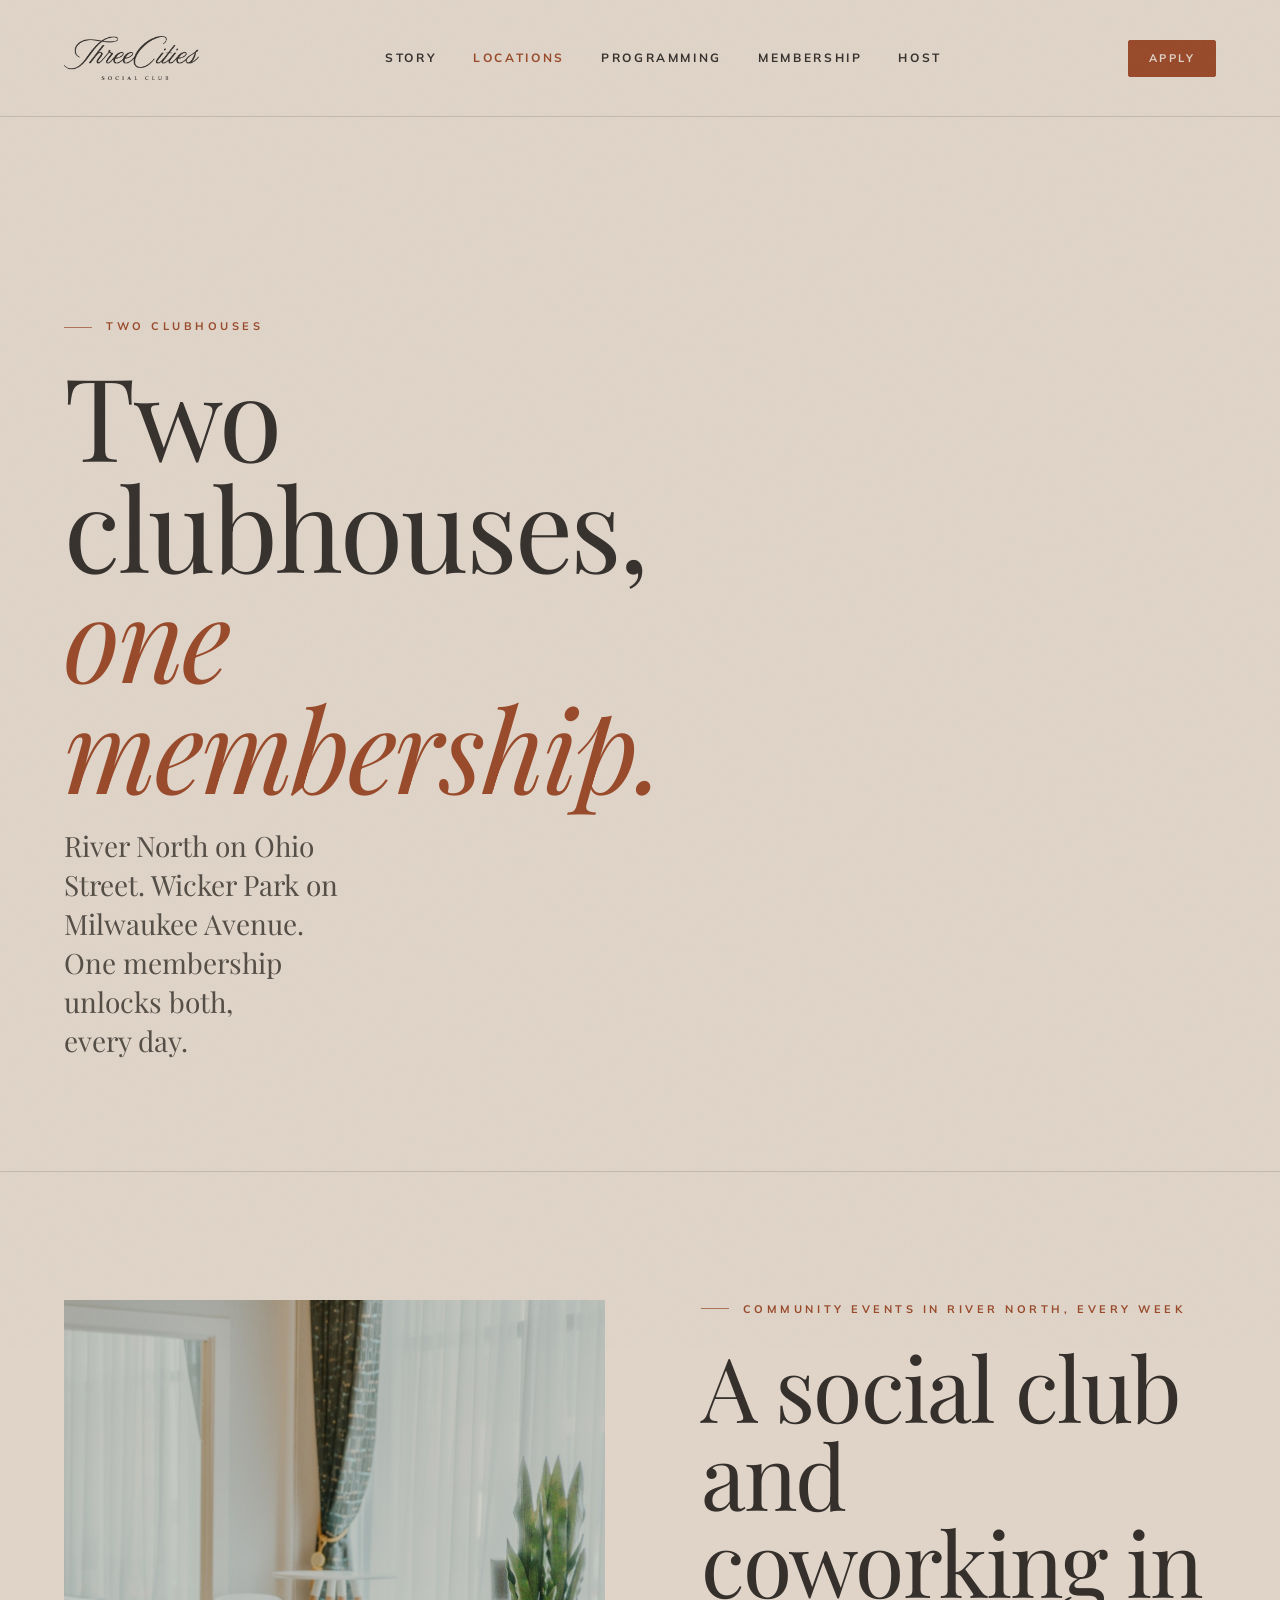
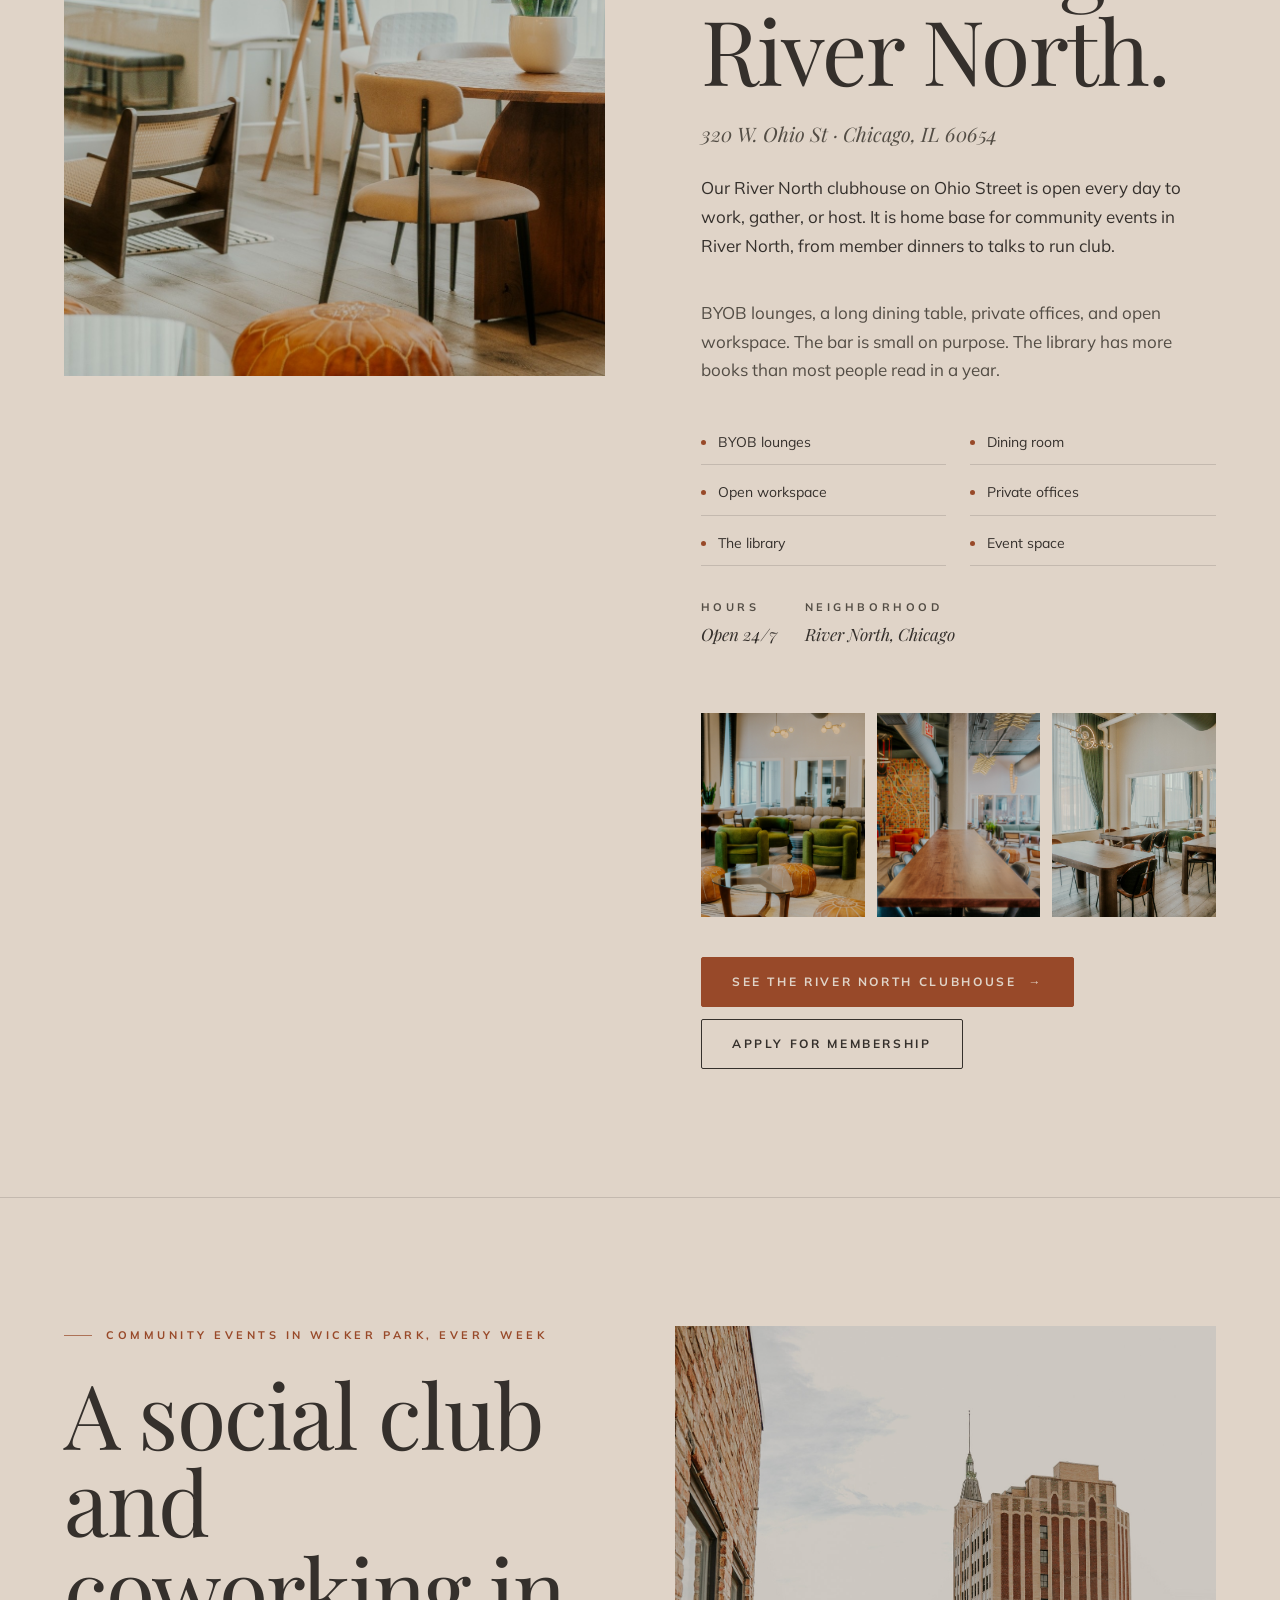
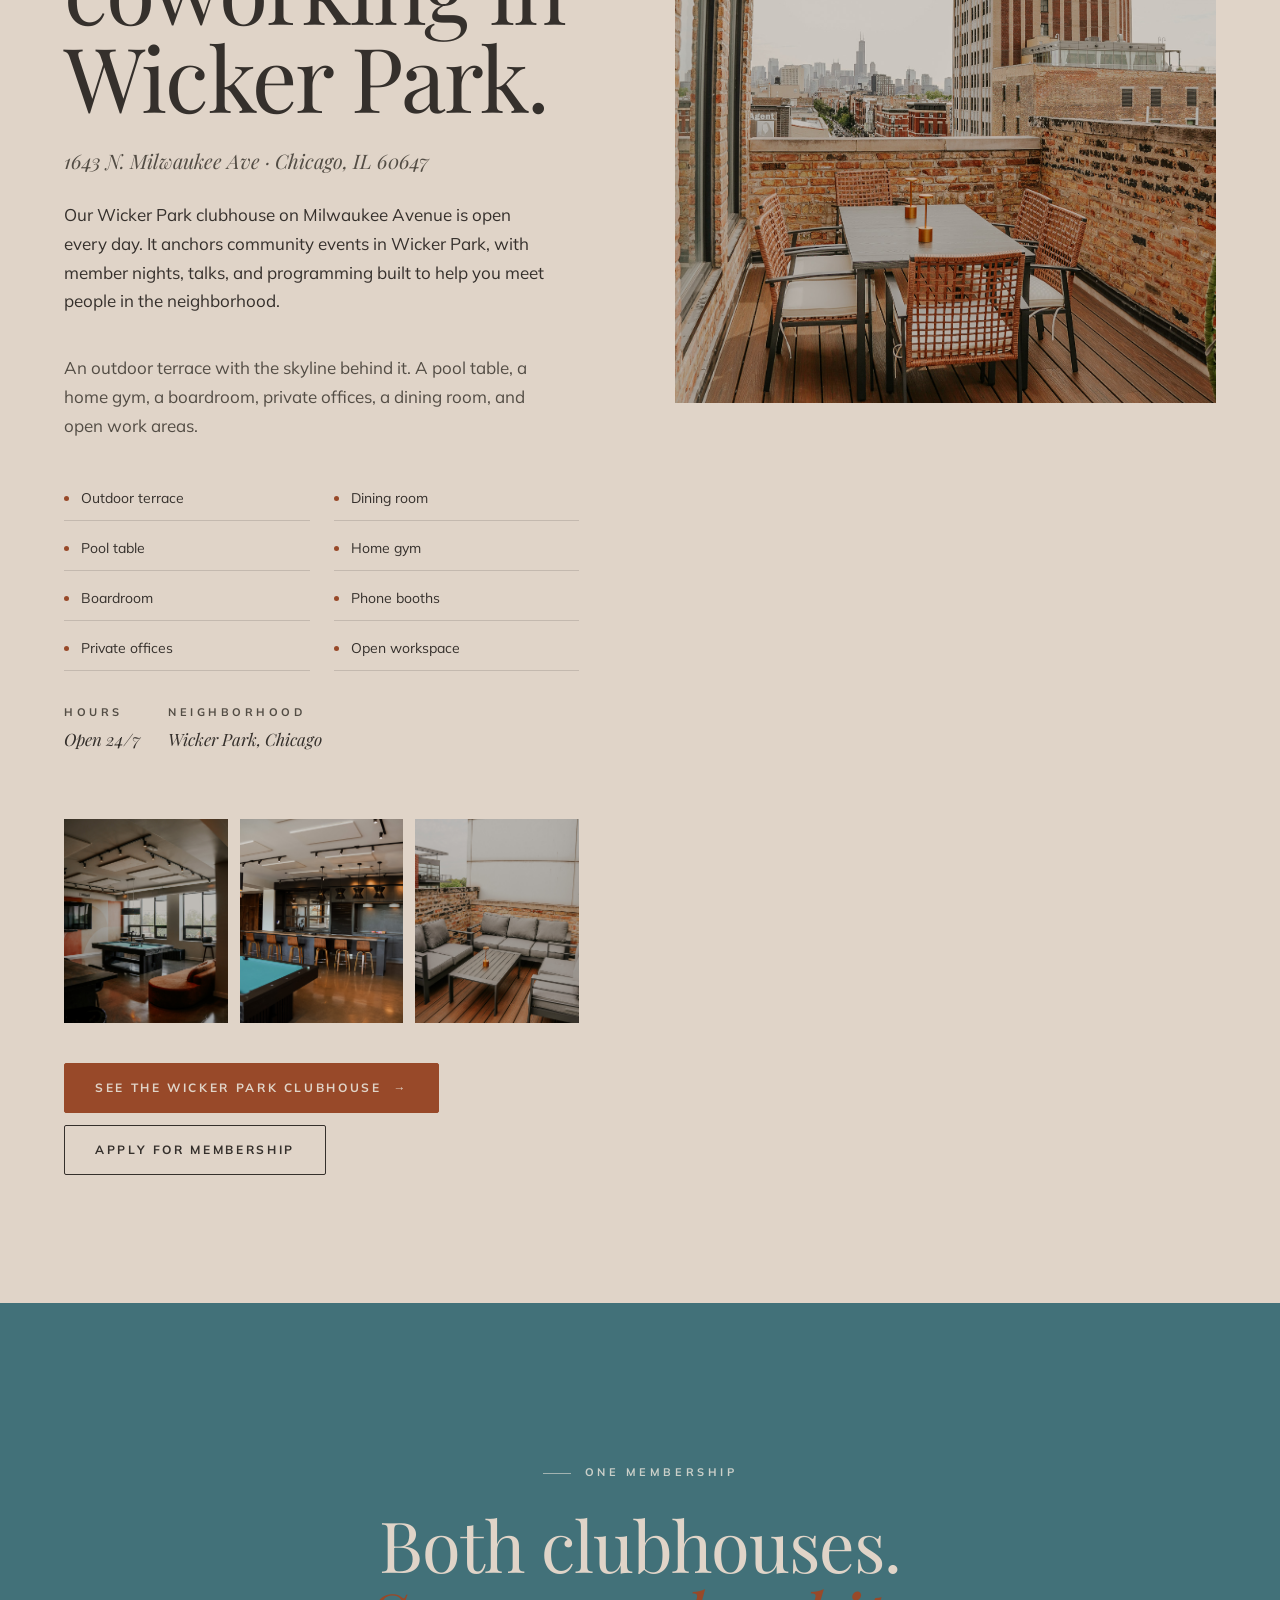
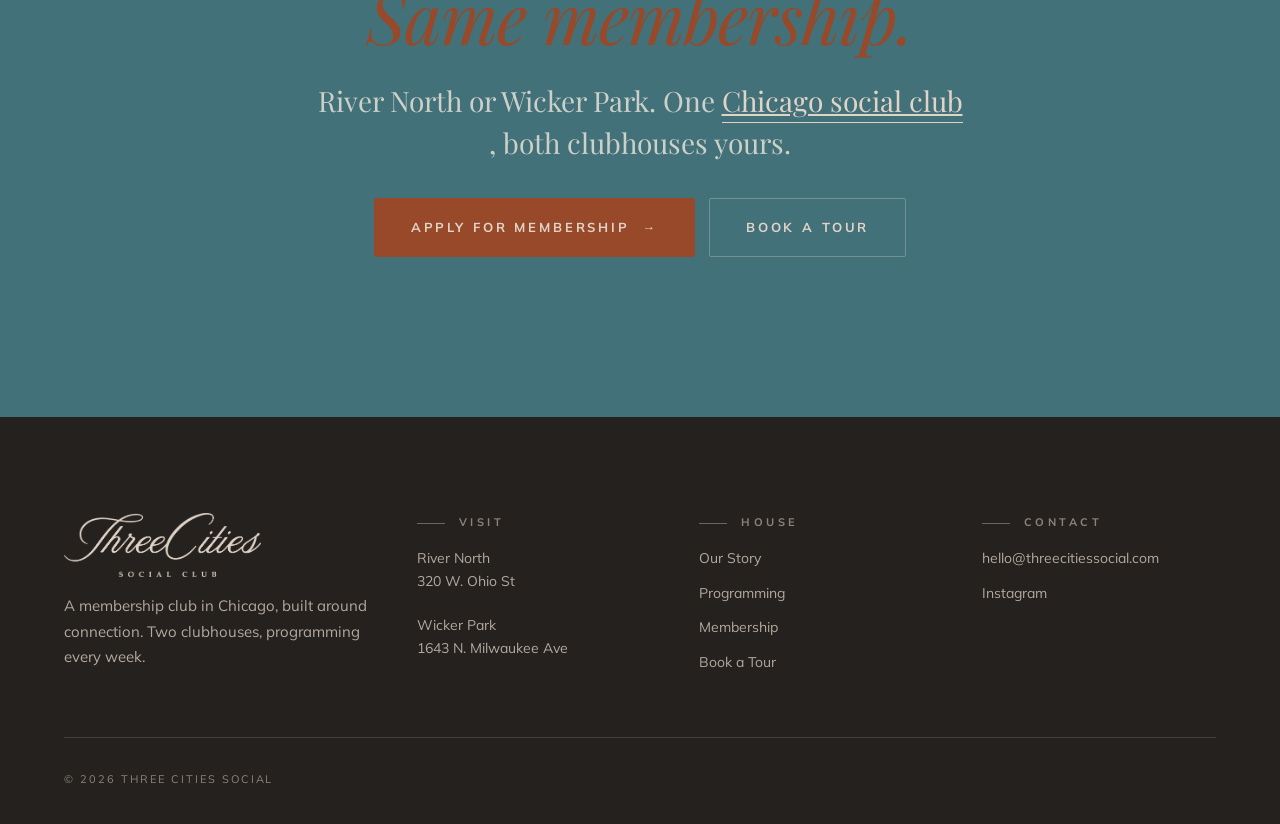
<file: site/locations.html>
<!doctype html>
<html lang="en">
<head>
<meta charset="utf-8" />
<meta name="viewport" content="width=device-width, initial-scale=1, viewport-fit=cover" />
<title>Our Chicago Clubhouses | River North and Wicker Park</title>
<meta name="description" content="Two Chicago clubhouses, in River North and Wicker Park. One membership unlocks both, open every day for members to work, gather, host, and meet people." />
<!-- SEO -->
<link rel="canonical" href="https://threecitiessocial.com/locations" />
<meta property="og:type" content="website" />
<meta property="og:site_name" content="Three Cities Social" />
<meta property="og:url" content="https://threecitiessocial.com/locations" />
<meta property="og:title" content="Our Chicago Clubhouses | River North and Wicker Park" />
<meta property="og:description" content="Two Chicago clubhouses, in River North and Wicker Park. One membership unlocks both, open every day for members to work, gather, host, and meet people." />
<meta property="og:image" content="https://threecitiessocial.com/uploads/3%20Cities-077.jpg" />
<meta name="twitter:card" content="summary_large_image" />
<meta name="twitter:title" content="Our Chicago Clubhouses | River North and Wicker Park" />
<meta name="twitter:description" content="Two Chicago clubhouses, in River North and Wicker Park. One membership unlocks both, open every day for members to work, gather, host, and meet people." />
<meta name="twitter:image" content="https://threecitiessocial.com/uploads/3%20Cities-077.jpg" />

<link rel="icon" type="image/png" href="../assets/icons/mark-black.png" />
<link rel="apple-touch-icon" href="../assets/icons/mark-black.png" />
<link rel="preconnect" href="https://fonts.googleapis.com" />
<link rel="preconnect" href="https://fonts.gstatic.com" crossorigin />
<link href="https://fonts.googleapis.com/css2?family=Playfair+Display:ital,wght@0,400;0,500;0,600;0,700;0,800;1,400;1,500&family=Mulish:wght@300;400;500;600;700;800&display=swap" rel="stylesheet" />
<link rel="stylesheet" href="styles.css" />
<style>
.page-hero {
  padding: 160px 0 80px;
  border-bottom: 1px solid var(--line);
}
@media (min-width: 720px) { .page-hero { padding: 200px 0 110px; } }
.page-hero__inner { display: flex; flex-direction: column; gap: 24px; max-width: 28ch; }
.page-hero h1 { font-family: var(--font-display); font-weight: 400; font-size: clamp(60px, 9vw, 132px); line-height: 0.96; letter-spacing: -0.02em; margin: 0; }
.page-hero h1 em { font-style: italic; color: var(--accent); }

/* Location row */
.loc-row { padding: 96px 0; }
@media (min-width: 720px) { .loc-row { padding: 128px 0; } }
.loc-row + .loc-row { border-top: 1px solid var(--line); }
.loc-row__inner {
  display: grid;
  grid-template-columns: 1fr;
  gap: 56px;
  align-items: start;
}
@media (min-width: 880px) {
  .loc-row__inner { grid-template-columns: 1.05fr 1fr; gap: 96px; align-items: start; }
  .loc-row--reverse .loc-row__inner { grid-template-columns: 1fr 1.05fr; }
  .loc-row--reverse .loc-row__media { order: 2; }
}

.loc-row__media {
  position: relative;
  aspect-ratio: 4/5;
  overflow: hidden;
  background: var(--ink-700);
}
.loc-row__media img {
  position: absolute; inset: 0;
  width: 100%; height: 100%;
  object-fit: cover;
}

.loc-row__body { display: flex; flex-direction: column; gap: 24px; }
.loc-row__chapter {
  display: flex; align-items: center; gap: 14px;
  font-family: var(--font-sans);
  font-weight: 700;
  font-size: 11px;
  letter-spacing: var(--tracking-widest);
  text-transform: uppercase;
  color: var(--accent);
}
.loc-row__chapter::before { content: ""; width: 28px; height: 1px; background: currentColor; opacity: 0.7; }
.loc-row__name {
  font-family: var(--font-display);
  font-weight: 400;
  font-size: clamp(56px, 7vw, 96px);
  line-height: 0.98;
  letter-spacing: -0.02em;
  margin: 0;
}
.loc-row__addr {
  font-family: var(--font-display);
  font-weight: 400;
  font-style: italic;
  font-size: 20px;
  color: var(--fg-muted);
}
.loc-row__copy { font-size: 17px; line-height: 1.7; color: var(--fg); max-width: 48ch; }
.loc-row__copy + .loc-row__copy { margin-top: 14px; color: var(--fg-muted); }

.loc-row__amenities {
  list-style: none; padding: 0; margin: 0;
  display: grid;
  grid-template-columns: 1fr 1fr;
  gap: 6px 24px;
  margin-top: 12px;
}
.loc-row__amenities li {
  padding: 10px 0;
  font-size: 14px;
  color: var(--fg);
  border-bottom: 1px solid var(--line);
  display: flex; align-items: center; gap: 12px;
}
.loc-row__amenities li::before {
  content: "";
  width: 5px; height: 5px;
  background: var(--accent);
  border-radius: 50%;
  flex-shrink: 0;
}

.loc-row__meta {
  display: flex; flex-wrap: wrap; gap: 14px 28px;
  margin-top: 8px;
}
.loc-row__meta dt {
  font-family: var(--font-sans);
  font-weight: 700;
  font-size: 11px;
  letter-spacing: var(--tracking-widest);
  text-transform: uppercase;
  color: var(--fg-muted);
  margin: 0 0 4px;
}
.loc-row__meta dd {
  font-family: var(--font-display);
  font-style: italic;
  font-size: 17px;
  color: var(--fg);
  margin: 0;
}

/* Photo strip — small set of additional images for each location */
.loc-strip {
  display: grid;
  grid-template-columns: 1fr;
  gap: 12px;
  margin-top: 24px;
}
@media (min-width: 600px) { .loc-strip { grid-template-columns: 1fr 1fr 1fr; } }
.loc-strip img {
  width: 100%;
  aspect-ratio: 4/5;
  object-fit: cover;
}

.loc-row__cta {
  display: flex; flex-wrap: wrap; gap: 12px;
  margin-top: 16px;
}
</style>
</head>
<body>

<!-- NAV -->
<header class="nav" data-screen-label="01 Nav">
  <div class="nav__inner">
    <a class="nav__brand wordmark wordmark--nav" href="index.html" aria-label="Three Cities Social home">
      <img src="../assets/logos/wordmark-wide-black.png" alt="Three Cities Social" />
    </a>
    <nav class="nav__menu" aria-label="Primary">
      <a href="story.html">Story</a>
      <span class="nav__has-dropdown">
        <a href="locations.html" class="is-active">Locations</a>
        <span class="nav__dropdown">
          <a href="river-north.html">River North</a>
          <a href="wicker-park.html">Wicker Park</a>
        </span>
      </span>
      <span class="nav__has-dropdown">
        <a href="events.html">Programming</a>
        <span class="nav__dropdown">
          <a href="events.html">Calendar</a>
          <a href="networking-events-chicago.html">Networking Events</a>
        </span>
      </span>
      <a href="membership.html">Membership</a>
      <span class="nav__has-dropdown">
        <a href="host.html">Host</a>
        <span class="nav__dropdown">
          <a href="host.html">Venue Rental</a>
          <a href="host-a-dinner.html">Host a Dinner</a>
        </span>
      </span>
    </nav>
    <div class="nav__right">
      <a href="membership.html#apply" class="btn btn--accent nav__cta">Apply</a>
      <button class="nav__toggle" aria-label="Open menu" aria-expanded="false" data-toggle-drawer>
        <span></span>
      </button>
    </div>
  </div>
</header>

<aside class="nav__drawer" id="nav-drawer" aria-hidden="true">
  <button class="nav__drawer-close" aria-label="Close menu" data-close-drawer>&times;</button>
  <a href="story.html">Story</a>
  <a href="locations.html">Locations</a>
  <a href="river-north.html" class="nav__drawer-sub">River North</a>
  <a href="wicker-park.html" class="nav__drawer-sub">Wicker Park</a>
  <a href="events.html">Programming</a>
  <a href="networking-events-chicago.html" class="nav__drawer-sub">Networking Events</a>
  <a href="membership.html">Membership</a>
  <a href="host.html">Venue Rental</a>
  <a href="host-a-dinner.html" class="nav__drawer-sub">Host a Dinner</a>
  <a href="membership.html#apply" class="btn btn--accent">Apply for Membership</a>
</aside>

<!-- HERO -->
<section class="page-hero" data-screen-label="02 Hero">
  <div class="shell">
    <div class="page-hero__inner">
      <span class="eyebrow eyebrow--accent reveal">Two Clubhouses</span>
      <h1 class="reveal" style="--delay: 80ms">Two clubhouses,<br /><em>one membership.</em></h1>
      <p class="lede reveal" style="--delay: 160ms">River North on Ohio Street. Wicker Park on Milwaukee Avenue. One membership unlocks both, every day.</p>
    </div>
  </div>
</section>

<!-- RIVER NORTH -->
<section class="loc-row" id="river-north" data-screen-label="03 River North">
  <div class="shell">
    <div class="loc-row__inner">
      <div class="loc-row__media reveal">
        <img src="../uploads/compressed_A7400410-HDR.jpg" alt="The lounge at the River North clubhouse in Chicago" loading="lazy" />
      </div>

      <div class="loc-row__body reveal" style="--delay: 100ms">
        <span class="loc-row__chapter">Community events in River North, every week</span>
        <h2 class="loc-row__name">A social club and coworking in River North.</h2>
        <span class="loc-row__addr">320 W. Ohio St &middot; Chicago, IL 60654</span>

        <p class="loc-row__copy">Our River North clubhouse on Ohio Street is open every day to work, gather, or host. It is home base for community events in River North, from member dinners to talks to run club.</p>
        <p class="loc-row__copy">BYOB lounges, a long dining table, private offices, and open workspace. The bar is small on purpose. The library has more books than most people read in a year.</p>

        <ul class="loc-row__amenities">
          <li>BYOB lounges</li>
          <li>Dining room</li>
          <li>Open workspace</li>
          <li>Private offices</li>
          <li>The library</li>
          <li>Event space</li>
        </ul>

        <dl class="loc-row__meta">
          <div><dt>Hours</dt><dd>Open 24/7</dd></div>
          <div><dt>Neighborhood</dt><dd>River North, Chicago</dd></div>
        </dl>

        <div class="loc-strip">
          <img src="../uploads/compressed_A7400088-HDR.jpg" alt="Green lounge chairs at the River North clubhouse" loading="lazy" />
          <img src="../uploads/compressed_A7400446-HDR.jpg" alt="The long bar table and Chicago map mural at the River North clubhouse" loading="lazy" />
          <img src="../uploads/compressed_A7400090-HDR.jpg" alt="Dining tables by the windows at the River North clubhouse" loading="lazy" />
        </div>

        <div class="loc-row__cta">
          <a href="river-north.html" class="btn btn--accent">See the River North clubhouse <span class="arrow">→</span></a>
          <a href="membership.html#apply" class="btn btn--ghost">Apply for Membership</a>
        </div>
      </div>
    </div>
  </div>
</section>

<!-- WICKER PARK -->
<section class="loc-row loc-row--reverse" id="wicker-park" data-screen-label="04 Wicker Park">
  <div class="shell">
    <div class="loc-row__inner">
      <div class="loc-row__media reveal">
        <img src="../uploads/3%20Cities-077.jpg" alt="The Wicker Park outdoor terrace with the Chicago skyline behind" loading="lazy" />
      </div>

      <div class="loc-row__body reveal" style="--delay: 100ms">
        <span class="loc-row__chapter">Community events in Wicker Park, every week</span>
        <h2 class="loc-row__name">A social club and coworking in Wicker Park.</h2>
        <span class="loc-row__addr">1643 N. Milwaukee Ave &middot; Chicago, IL 60647</span>

        <p class="loc-row__copy">Our Wicker Park clubhouse on Milwaukee Avenue is open every day. It anchors community events in Wicker Park, with member nights, talks, and programming built to help you meet people in the neighborhood.</p>
        <p class="loc-row__copy">An outdoor terrace with the skyline behind it. A pool table, a home gym, a boardroom, private offices, a dining room, and open work areas.</p>

        <ul class="loc-row__amenities">
          <li>Outdoor terrace</li>
          <li>Dining room</li>
          <li>Pool table</li>
          <li>Home gym</li>
          <li>Boardroom</li>
          <li>Phone booths</li>
          <li>Private offices</li>
          <li>Open workspace</li>
        </ul>

        <dl class="loc-row__meta">
          <div><dt>Hours</dt><dd>Open 24/7</dd></div>
          <div><dt>Neighborhood</dt><dd>Wicker Park, Chicago</dd></div>
        </dl>

        <div class="loc-strip">
          <img src="../uploads/3%20Cities-019.jpg" alt="The pool table lounge at the Wicker Park clubhouse in Chicago" loading="lazy" />
          <img src="../uploads/3%20Cities-031.jpg" alt="The bar at the Wicker Park clubhouse in Chicago" loading="lazy" />
          <img src="../uploads/3%20Cities-085.jpg" alt="The rooftop lounge at the Wicker Park clubhouse in Chicago" loading="lazy" />
        </div>

        <div class="loc-row__cta">
          <a href="wicker-park.html" class="btn btn--accent">See the Wicker Park clubhouse <span class="arrow">→</span></a>
          <a href="membership.html#apply" class="btn btn--ghost">Apply for Membership</a>
        </div>
      </div>
    </div>
  </div>
</section>

<!-- TEAL CTA -->
<section class="section section--teal" data-screen-label="05 Closer">
  <div class="shell shell--narrow" style="text-align: center;">
    <div class="reveal" style="display:flex; flex-direction:column; gap: 28px; align-items: center;">
      <span class="eyebrow eyebrow--on-teal">One Membership</span>
      <h2 class="h-section" style="color: var(--off-white);">Both clubhouses. <em>Same membership.</em></h2>
      <p class="lede" style="color: var(--fg-on-teal-muted); text-align: center; margin: 0 auto;">River North or Wicker Park. One <a href="index.html" class="link" style="color: var(--off-white);">Chicago social club</a>, both clubhouses yours.</p>
      <div style="display:flex; flex-wrap:wrap; gap:14px; justify-content:center; margin-top: 8px;">
        <a href="membership.html#apply" class="btn btn--accent btn--lg">Apply for Membership <span class="arrow">→</span></a>
        <a href="../join.html" class="btn btn--ghost-inverse btn--lg">Book a Tour</a>
      </div>
    </div>
  </div>
</section>

<!-- FOOTER -->
<footer class="footer">
  <div class="shell">
    <div class="footer__top">
      <div class="footer__brand">
        <a class="wordmark wordmark--footer" href="index.html" aria-label="Three Cities Social home">
          <img src="../assets/logos/wordmark-wide-cream.png" alt="Three Cities Social" />
        </a>
        <p>A membership club in Chicago, built around connection. Two clubhouses, programming every week.</p>
      </div>
      <div class="footer__col">
        <span class="eyebrow">Visit</span>
        <a href="river-north.html">River North<br/>320 W. Ohio St</a>
        <a href="wicker-park.html" style="margin-top: 10px;">Wicker Park<br/>1643 N. Milwaukee Ave</a>
      </div>
      <div class="footer__col">
        <span class="eyebrow">House</span>
        <a href="story.html">Our Story</a>
        <a href="index.html#programming">Programming</a>
        <a href="membership.html">Membership</a>
        <a href="../join.html">Book a Tour</a>
      </div>
      <div class="footer__col">
        <span class="eyebrow">Contact</span>
        <a href="mailto:hello@threecitiessocial.com">hello@threecitiessocial.com</a>
        <a href="https://instagram.com/threecities.social" target="_blank" rel="noopener">Instagram</a>
      </div>
    </div>
    <div class="footer__bot">
      <span>&copy; 2026 Three Cities Social</span>
    </div>
  </div>
</footer>

<script>
(function () {
  'use strict';
  var drawer = document.getElementById('nav-drawer');
  var toggleBtn = document.querySelector('[data-toggle-drawer]');
  var closeBtn  = document.querySelector('[data-close-drawer]');
  function open()  { drawer.classList.add('is-open');    drawer.setAttribute('aria-hidden','false'); toggleBtn.setAttribute('aria-expanded','true');  document.body.style.overflow='hidden'; }
  function close() { drawer.classList.remove('is-open'); drawer.setAttribute('aria-hidden','true');  toggleBtn.setAttribute('aria-expanded','false'); document.body.style.overflow=''; }
  if (toggleBtn) toggleBtn.addEventListener('click', open);
  if (closeBtn)  closeBtn.addEventListener('click', close);
  drawer.querySelectorAll('a').forEach(function (a) { a.addEventListener('click', close); });
  document.addEventListener('keydown', function (e) { if (e.key === 'Escape' && drawer.classList.contains('is-open')) close(); });

  if ('IntersectionObserver' in window) {
    var io = new IntersectionObserver(function (entries) {
      entries.forEach(function (entry) { if (entry.isIntersecting) { entry.target.classList.add('is-in'); io.unobserve(entry.target); } });
    }, { threshold: 0.12, rootMargin: '0px 0px -40px 0px' });
    document.querySelectorAll('.reveal').forEach(function (el) { io.observe(el); });
  } else {
    document.querySelectorAll('.reveal').forEach(function (el) { el.classList.add('is-in'); });
  }
})();
</script>

</body>
</html>
</file>
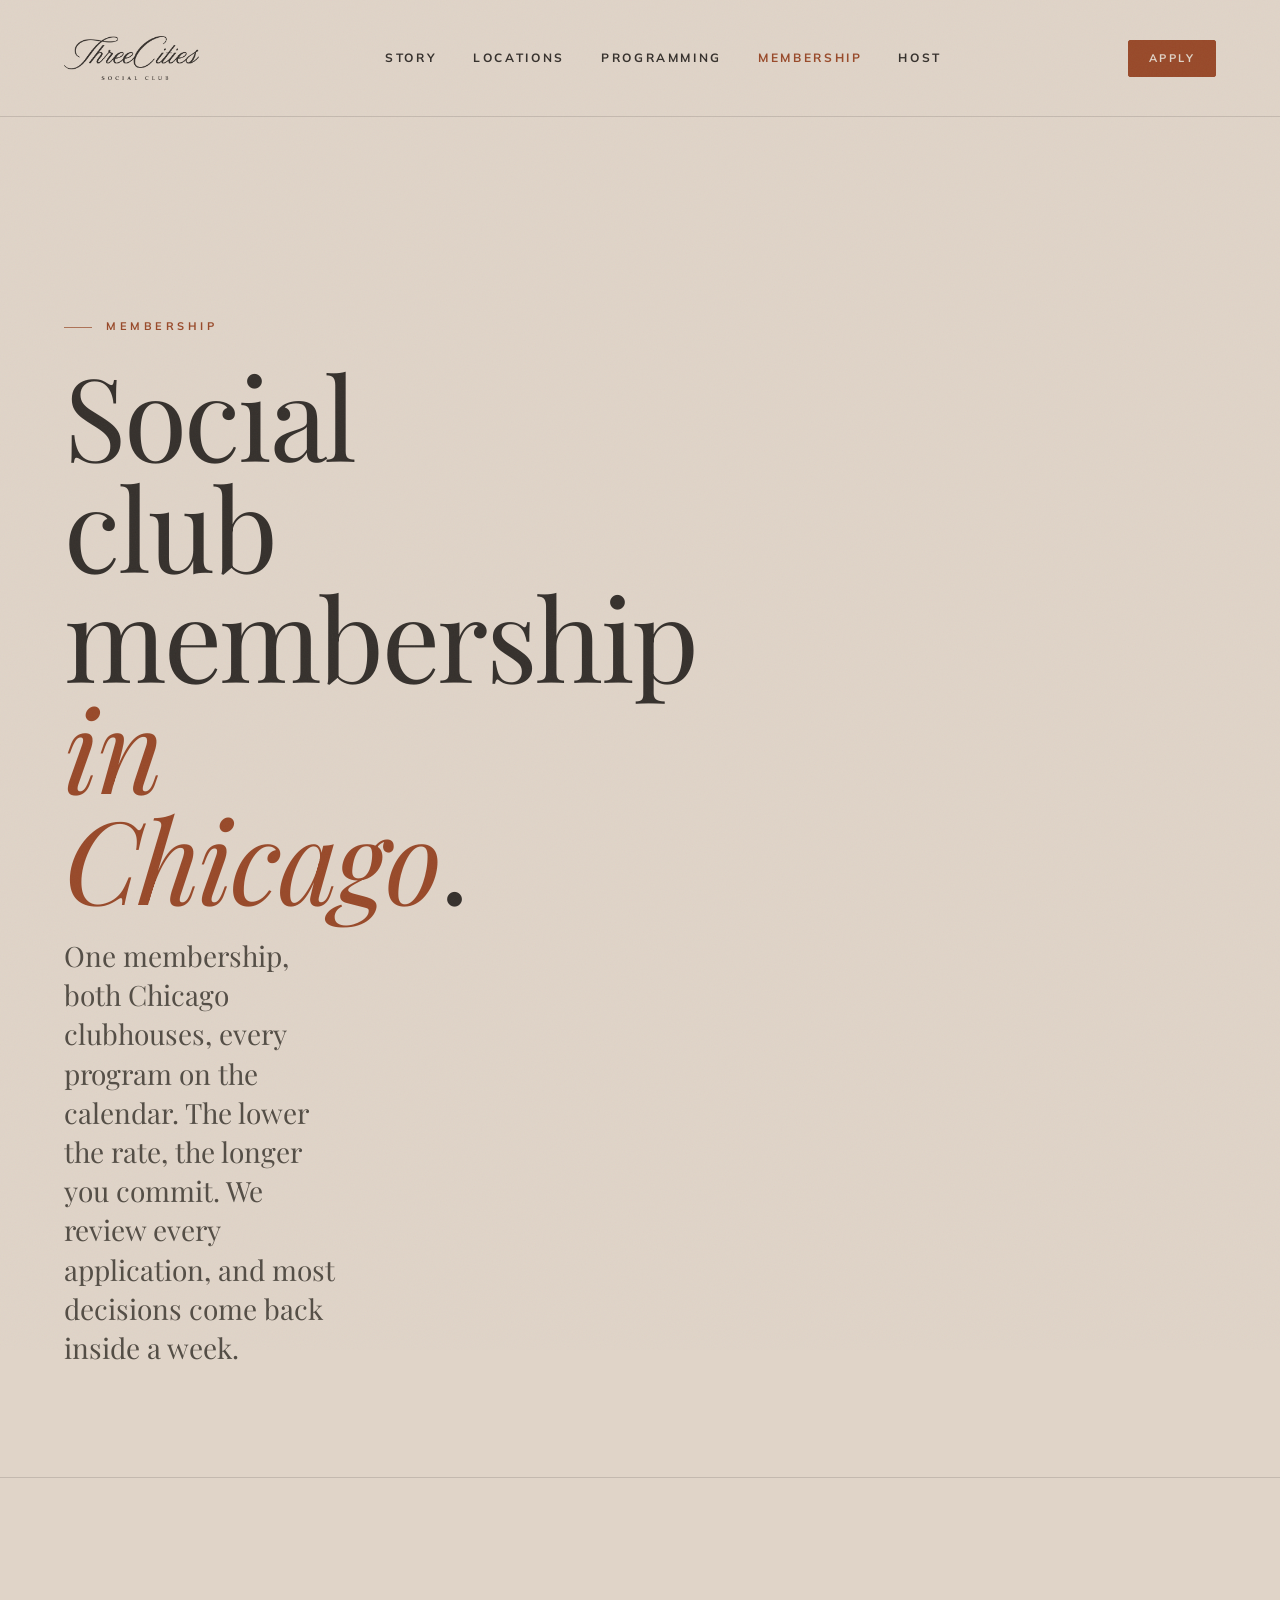
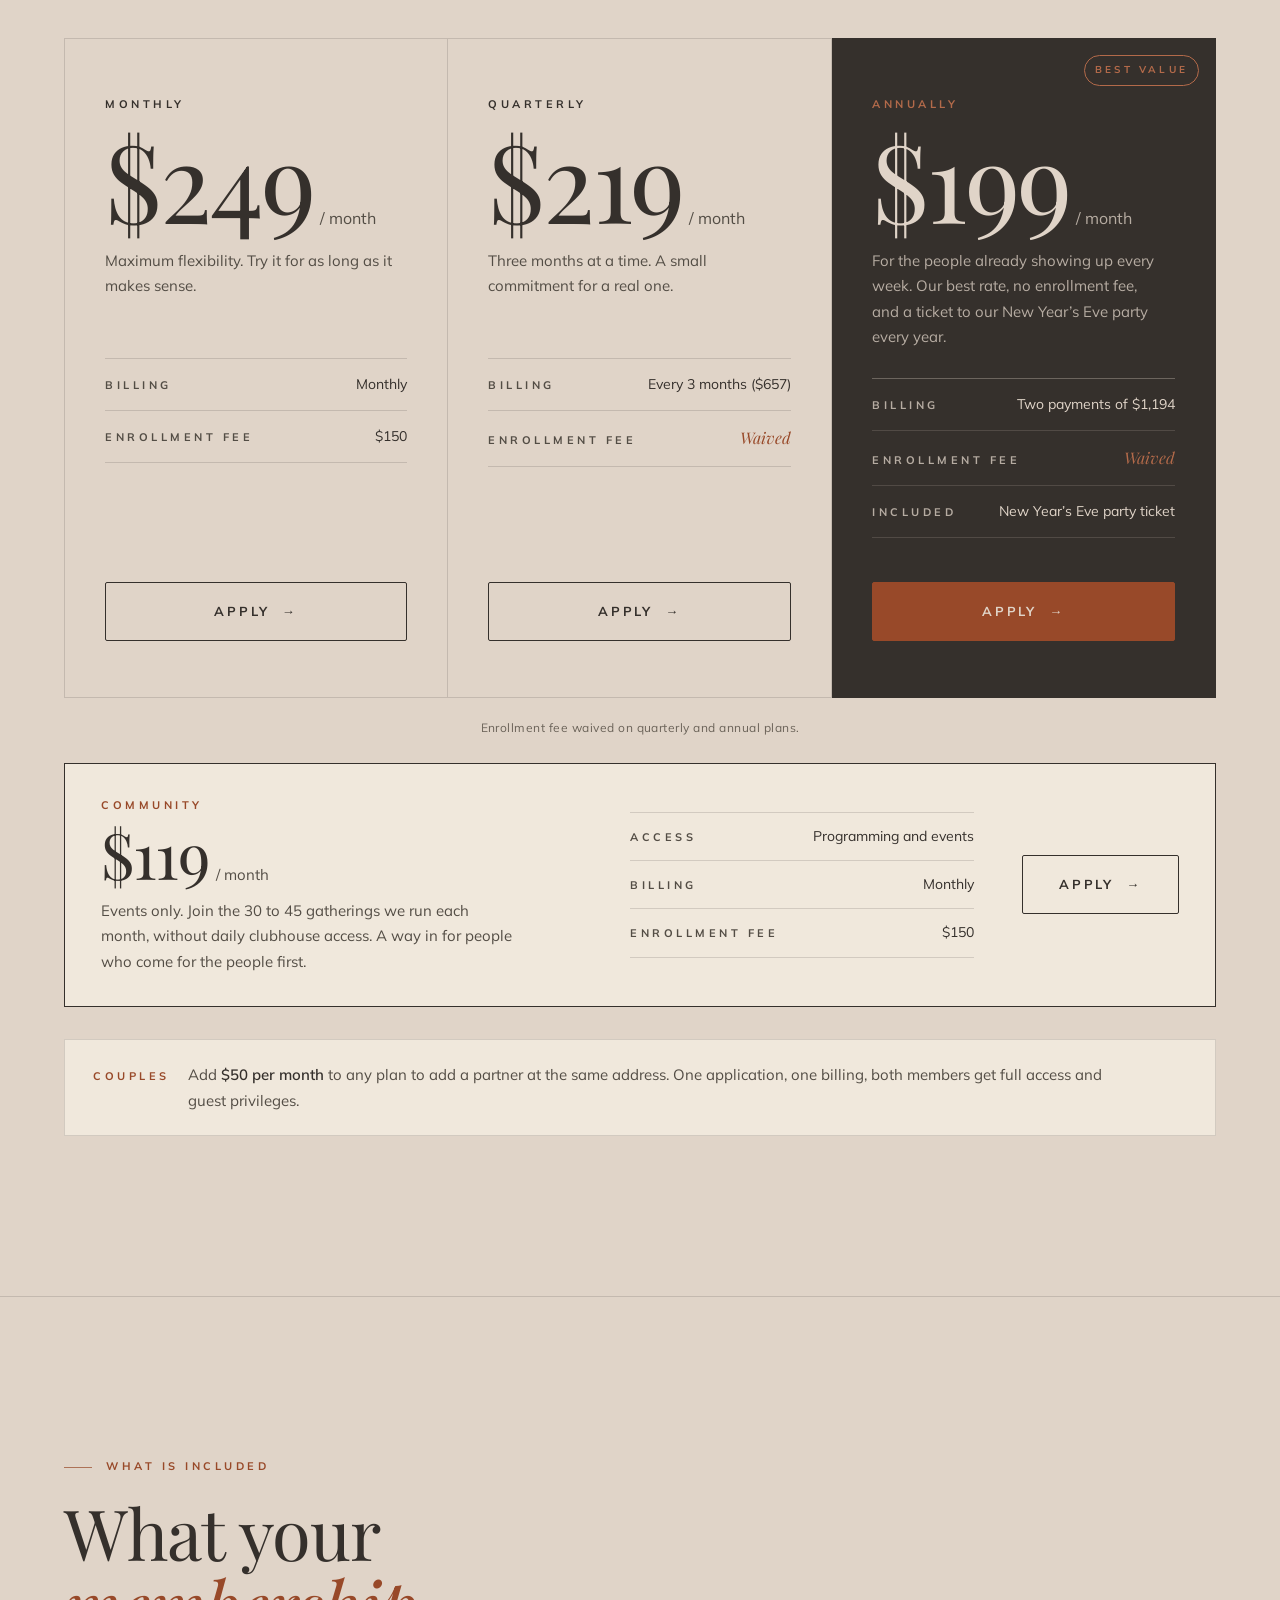
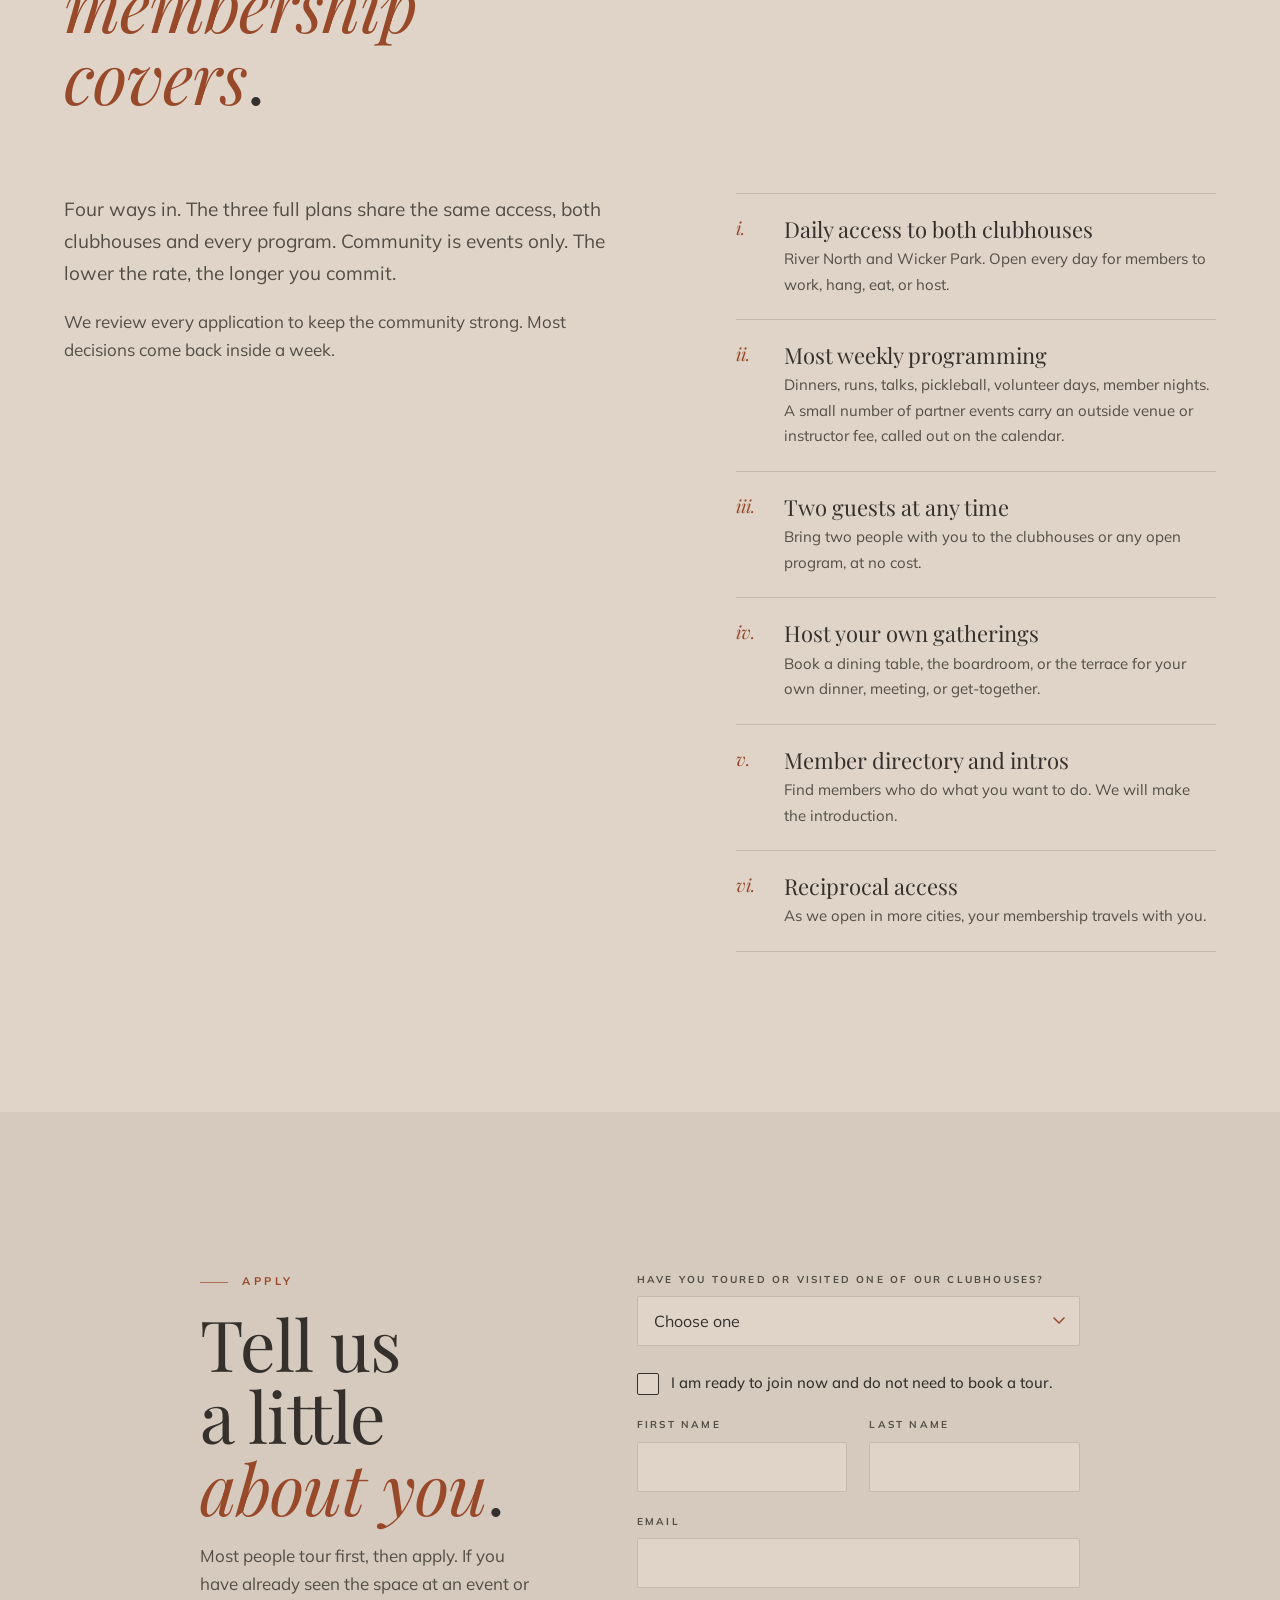
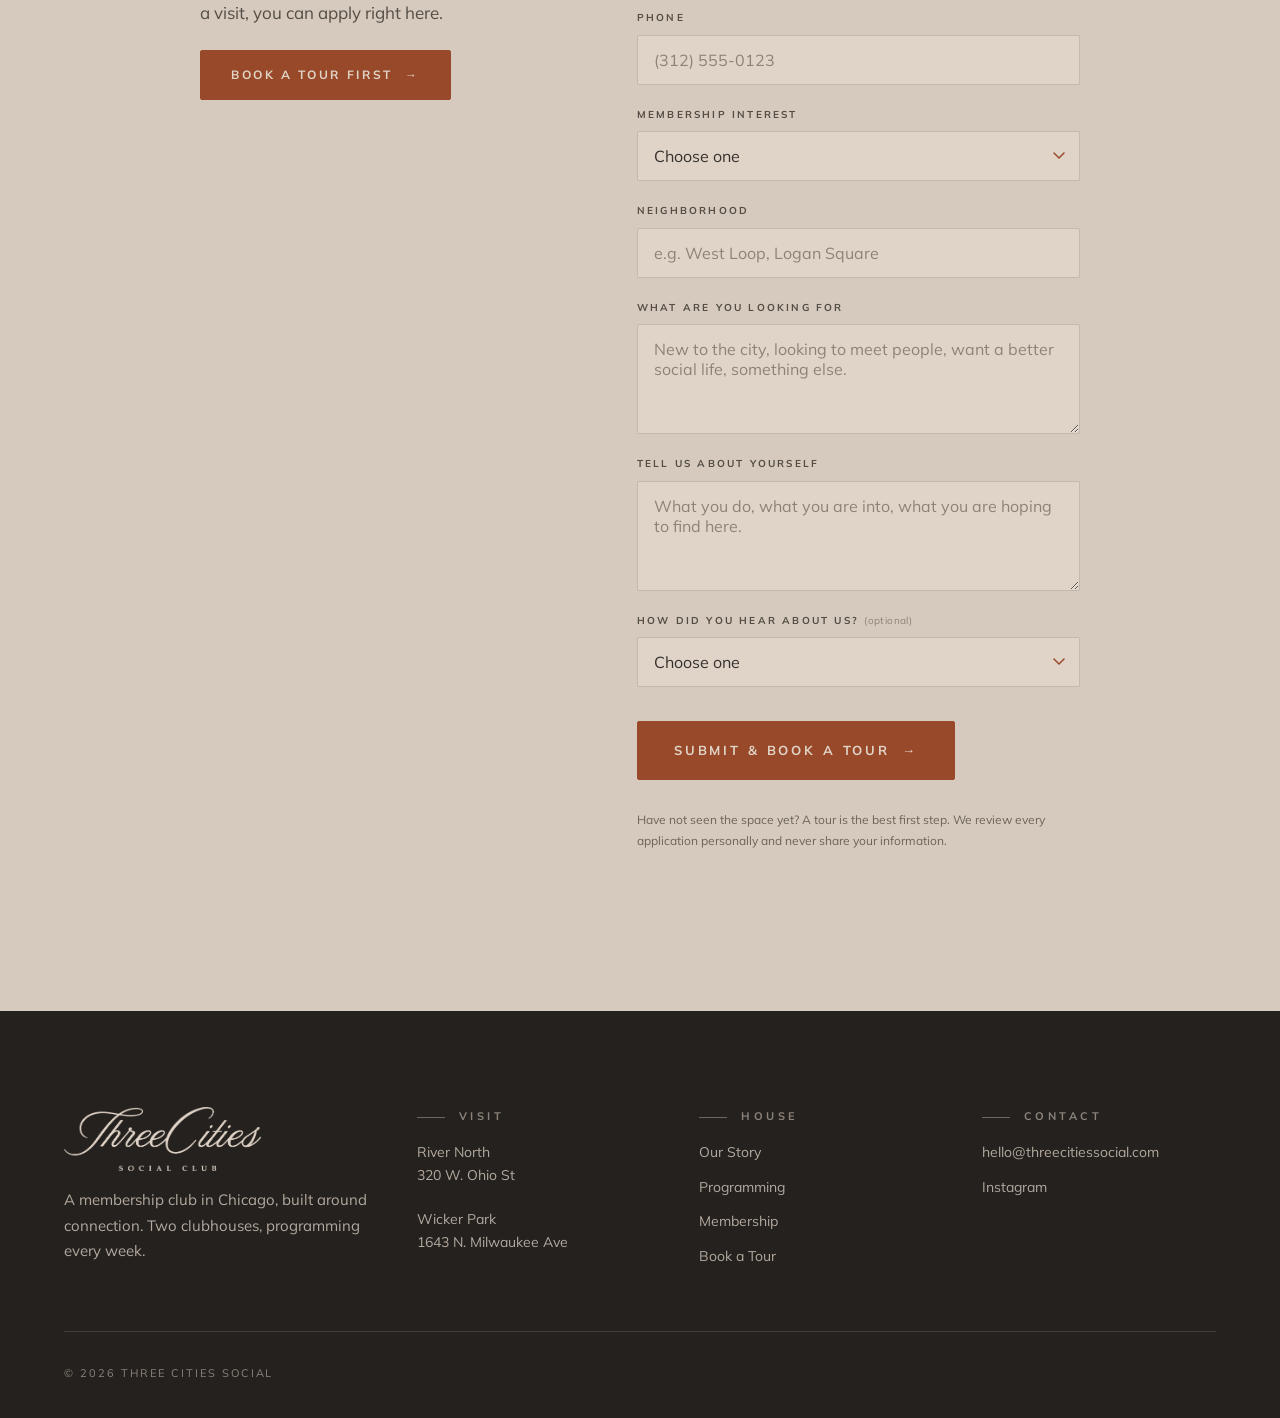
<file: site/membership.html>
<!doctype html>
<html lang="en">
<head>
<meta charset="utf-8" />
<meta name="viewport" content="width=device-width, initial-scale=1, viewport-fit=cover" />
<title>Membership and Pricing | Three Cities Social Chicago</title>
<meta name="description" content="Social club membership in Chicago. One rate, both clubhouses, every program. Monthly, quarterly, and annual plans. Apply to join." />
<!-- SEO -->
<link rel="canonical" href="https://threecitiessocial.com/membership" />
<meta property="og:type" content="website" />
<meta property="og:site_name" content="Three Cities Social" />
<meta property="og:url" content="https://threecitiessocial.com/membership" />
<meta property="og:title" content="Membership and Pricing. Three Cities Social, Chicago." />
<meta property="og:description" content="Monthly, quarterly, and annual plans at Three Cities Social. One membership, both Chicago clubhouses, every program. Apply to join." />
<meta property="og:image" content="https://threecitiessocial.com/uploads/TC%20Nov%20Event-43.jpg" />
<meta name="twitter:card" content="summary_large_image" />
<meta name="twitter:title" content="Membership and Pricing. Three Cities Social, Chicago." />
<meta name="twitter:description" content="Monthly, quarterly, and annual plans at Three Cities Social. One membership, both Chicago clubhouses, every program. Apply to join." />
<meta name="twitter:image" content="https://threecitiessocial.com/uploads/TC%20Nov%20Event-43.jpg" />

<link rel="icon" type="image/png" href="../assets/icons/mark-black.png" />
<link rel="apple-touch-icon" href="../assets/icons/mark-black.png" />
<link rel="preconnect" href="https://fonts.googleapis.com" />
<link rel="preconnect" href="https://fonts.gstatic.com" crossorigin />
<link href="https://fonts.googleapis.com/css2?family=Playfair+Display:ital,wght@0,400;0,500;0,600;0,700;0,800;1,400;1,500&family=Mulish:wght@300;400;500;600;700;800&display=swap" rel="stylesheet" />
<link rel="stylesheet" href="styles.css" />
<style>
/* Page hero */
.page-hero {
  padding: 160px 0 80px;
  border-bottom: 1px solid var(--line);
}
@media (min-width: 720px) { .page-hero { padding: 200px 0 110px; } }
.page-hero__inner { display: flex; flex-direction: column; gap: 24px; max-width: 28ch; }
.page-hero h1 { font-family: var(--font-display); font-weight: 400; font-size: clamp(60px, 9vw, 132px); line-height: 0.96; letter-spacing: -0.02em; margin: 0; }
.page-hero h1 em { font-style: italic; color: var(--accent); }
.page-hero .lede { max-width: 36ch; }

/* Pricing card */
.pricing {
  display: grid;
  grid-template-columns: 1fr;
  gap: 16px;
  align-items: stretch;
}
@media (min-width: 760px) {
  .pricing {
    grid-template-columns: 1fr 1fr 1fr;
    gap: 0;
  }
  .tier + .tier { border-left: 0; }
}

.tier {
  padding: 48px 32px;
  display: flex; flex-direction: column; gap: 16px;
  border: 1px solid var(--line);
  position: relative;
}
@media (min-width: 760px) { .tier { padding: 56px 40px; } }

.tier--featured {
  background: var(--matte-black);
  color: var(--off-white);
  border-color: var(--matte-black);
  z-index: 1;
}
.tier--featured p { color: var(--fg-inverse-muted); }
.tier__flag {
  position: absolute;
  top: 16px; right: 16px;
  font-family: var(--font-sans);
  font-weight: 700;
  font-size: 10px;
  letter-spacing: var(--tracking-widest);
  text-transform: uppercase;
  color: var(--autumn-soft);
  padding: 6px 10px;
  border: 1px solid currentColor;
  border-radius: 999px;
}
.tier__label {
  font-family: var(--font-sans);
  font-weight: 700;
  font-size: 11px;
  letter-spacing: var(--tracking-widest);
  text-transform: uppercase;
}
.tier__amount {
  font-family: var(--font-display);
  font-weight: 400;
  font-size: clamp(72px, 8.5vw, 112px);
  line-height: 0.92;
  letter-spacing: -0.02em;
}
.tier__amount-row {
  display: flex; align-items: baseline; gap: 6px;
}
.tier__amount-row .unit {
  font-family: var(--font-sans);
  font-weight: 400;
  font-size: 16px;
  color: var(--fg-muted);
  letter-spacing: 0;
}
.tier--featured .tier__amount-row .unit { color: var(--fg-inverse-muted); }
.tier__copy { font-size: 15px; max-width: 32ch; color: var(--fg-muted); }
.tier--featured .tier__copy { color: var(--fg-inverse-muted); }

/* Detail rows: billing / enrollment / perk */
.tier__details {
  list-style: none; padding: 0; margin: 12px 0 0;
  display: flex; flex-direction: column;
  border-top: 1px solid var(--line);
}
.tier--featured .tier__details { border-top-color: var(--line-inverse-strong); }
.tier__details li { padding: 14px 0; border-bottom: 1px solid var(--line); display: grid; grid-template-columns: 1fr auto; gap: 14px; align-items: baseline; }
.tier--featured .tier__details li { border-bottom-color: var(--line-inverse); }
.tier__details dt {
  font-family: var(--font-sans);
  font-weight: 700;
  font-size: 11px;
  letter-spacing: var(--tracking-widest);
  text-transform: uppercase;
  color: var(--fg-muted);
}
.tier--featured .tier__details dt { color: var(--fg-inverse-muted); }
.tier__details dd {
  margin: 0;
  font-family: var(--font-sans);
  font-size: 14px;
  color: var(--fg);
  text-align: right;
}
.tier--featured .tier__details dd { color: var(--off-white); }
.tier__details dd em {
  font-style: italic; color: var(--accent); font-family: var(--font-display);
  font-size: 16px;
}
.tier--featured .tier__details dd em { color: var(--autumn-soft); }

.tier__cta { margin-top: auto; padding-top: 28px; }
.tier__cta .btn { width: 100%; }

/* Pricing footnote sits below all three tiers. */
.pricing-note {
  margin: 20px 0 0;
  font-size: 12px;
  letter-spacing: 0.04em;
  color: var(--fg-subtle);
  text-align: center;
}

/* Equal-height tier cards: pin description to a consistent block so the
   detail rows + Apply buttons align across all three columns. */
.tier__copy { min-height: 5.5em; }
.tier__details { min-height: 132px; }
@media (max-width: 759px) { .tier__copy, .tier__details { min-height: 0; } }

/* Community tier: events-only, its own block below the three full tiers. */
.community-tier {
  margin-top: 24px;
  padding: 32px 36px;
  border: 1px solid var(--line-strong);
  background: var(--bg-raised);
  display: grid;
  grid-template-columns: 1fr;
  gap: 28px;
  align-items: center;
}
@media (min-width: 820px) {
  .community-tier { grid-template-columns: 1.4fr 1fr auto; gap: 48px; }
}
.community-tier__lead { display: flex; flex-direction: column; gap: 10px; }
.community-tier__label {
  font-family: var(--font-sans); font-weight: 700;
  font-size: 11px; letter-spacing: var(--tracking-widest); text-transform: uppercase;
  color: var(--accent);
}
.community-tier__price { display: flex; align-items: baseline; gap: 6px; }
.community-tier__amount {
  font-family: var(--font-display); font-weight: 400;
  font-size: clamp(48px, 6vw, 64px); line-height: 0.95; letter-spacing: -0.02em;
  color: var(--fg);
}
.community-tier__unit {
  font-family: var(--font-sans); font-weight: 400; font-size: 15px; color: var(--fg-muted);
}
.community-tier__copy { font-size: 15px; color: var(--fg-muted); max-width: 46ch; }
.community-tier__details {
  list-style: none; padding: 0; margin: 0;
  display: flex; flex-direction: column;
  border-top: 1px solid var(--line);
}
.community-tier__details li {
  padding: 12px 0; border-bottom: 1px solid var(--line);
  display: grid; grid-template-columns: 1fr auto; gap: 14px; align-items: baseline;
}
.community-tier__details dt {
  font-family: var(--font-sans); font-weight: 700;
  font-size: 11px; letter-spacing: var(--tracking-widest); text-transform: uppercase;
  color: var(--fg-muted);
}
.community-tier__details dd { margin: 0; font-family: var(--font-sans); font-size: 14px; color: var(--fg); text-align: right; }
.community-tier__cta .btn { white-space: nowrap; }

/* Couples note below pricing block */
.couples-note {
  margin-top: 32px;
  padding: 22px 28px;
  border: 1px solid var(--line);
  background: var(--bg-raised);
  display: flex; flex-wrap: wrap; gap: 8px 18px;
  align-items: baseline;
}
.couples-note__label {
  font-family: var(--font-sans);
  font-weight: 700;
  font-size: 11px;
  letter-spacing: var(--tracking-widest);
  text-transform: uppercase;
  color: var(--accent);
}
.couples-note__copy { font-size: 15px; color: var(--fg-muted); flex: 1; min-width: 280px; }
.couples-note__copy strong { color: var(--fg); font-weight: 600; }

/* Includes (long list) */
.includes {
  display: grid;
  grid-template-columns: 1fr;
  gap: 48px;
}
@media (min-width: 760px) { .includes { grid-template-columns: 1.2fr 1fr; gap: 96px; } }
.includes__left { display: flex; flex-direction: column; gap: 18px; }
.includes__list {
  list-style: none; padding: 0; margin: 0;
  display: flex; flex-direction: column;
  border-top: 1px solid var(--line);
}
.includes__list li {
  padding: 22px 0;
  display: grid;
  grid-template-columns: 32px 1fr;
  gap: 16px;
  border-bottom: 1px solid var(--line);
}
.includes__num {
  font-family: var(--font-display);
  font-style: italic;
  font-size: 18px;
  color: var(--accent);
  line-height: 1.4;
}
.includes__title {
  font-family: var(--font-display);
  font-weight: 400;
  font-size: 22px;
  line-height: 1.2;
  margin: 0 0 4px;
}
.includes__copy { font-size: 15px; color: var(--fg-muted); }

/* Apply form */
.apply { background: var(--bg-sunken); }
.apply__inner {
  display: grid;
  grid-template-columns: 1fr;
  gap: 56px;
  max-width: var(--container-narrow);
  margin: 0 auto;
}
@media (min-width: 820px) { .apply__inner { grid-template-columns: 1fr 1.3fr; gap: 96px; align-items: start; } }
.apply__head { display: flex; flex-direction: column; gap: 18px; }
.form { display: flex; flex-direction: column; gap: 22px; }
.form__row { display: grid; grid-template-columns: 1fr 1fr; gap: 22px; }
@media (max-width: 559px) { .form__row { grid-template-columns: 1fr; } }
.field { display: flex; flex-direction: column; gap: 8px; }
.field label {
  font-family: var(--font-sans);
  font-weight: 700;
  font-size: 10px;
  letter-spacing: 0.22em;
  text-transform: uppercase;
  color: var(--fg-muted);
}
.field input, .field textarea, .field select {
  font-family: var(--font-sans);
  font-size: 16px;
  color: var(--fg);
  background: var(--off-white);
  border: 1px solid var(--line);
  border-radius: 2px;
  padding: 14px 16px;
  outline: none;
  width: 100%;
}
.field textarea { resize: vertical; min-height: 110px; }
.field input::placeholder, .field textarea::placeholder { color: var(--fg-faint); }
.field input:focus, .field textarea:focus, .field select:focus { border-color: var(--accent); }
.field select {
  appearance: none; -webkit-appearance: none;
  background-image: url("data:image/svg+xml;utf8,<svg xmlns='http://www.w3.org/2000/svg' width='12' height='8' fill='none'><path d='M1 1l5 5 5-5' stroke='%23984929' stroke-width='1.5' stroke-linecap='round'/></svg>");
  background-repeat: no-repeat;
  background-position: right 14px center;
  padding-right: 38px;
}
.form__legal { font-size: 12px; color: var(--fg-subtle); margin-top: 8px; }
.field--check { margin-top: 4px; }
.check { display: flex; align-items: flex-start; gap: 12px; cursor: pointer; }
.check input { position: absolute; opacity: 0; width: 0; height: 0; }
.check__box {
  flex-shrink: 0; width: 22px; height: 22px; margin-top: 1px;
  border: 1px solid var(--line-strong); border-radius: 2px;
  background: var(--off-white);
  display: inline-flex; align-items: center; justify-content: center;
  transition: background 220ms, border-color 220ms;
}
.check__box::after {
  content: ""; width: 11px; height: 6px;
  border-left: 2px solid var(--off-white); border-bottom: 2px solid var(--off-white);
  transform: rotate(-45deg) translateY(-1px); opacity: 0;
  transition: opacity 220ms;
}
.check input:checked + .check__box { background: var(--accent); border-color: var(--accent); }
.check input:checked + .check__box::after { opacity: 1; }
.check input:focus-visible + .check__box { outline: 2px solid var(--accent); outline-offset: 2px; }
.check__label {
  font-family: var(--font-sans); font-size: 15px; line-height: 1.5; color: var(--fg);
  font-weight: 500; text-transform: none; letter-spacing: normal;
}
.form__success {
  display: none;
  padding: 40px 36px;
  background: var(--off-white);
  border: 1px solid var(--accent);
  border-radius: 2px;
  position: relative;
}
.form__success::before {
  content: "";
  position: absolute;
  left: -1px; top: -1px; bottom: -1px;
  width: 4px;
  background: var(--accent);
}
.form__success.is-on { display: flex; flex-direction: column; gap: 14px; }
.form__success h3 {
  font-family: var(--font-display);
  font-weight: 400;
  font-size: clamp(32px, 4vw, 44px);
  line-height: 1.05;
  letter-spacing: -0.01em;
  margin: 0;
  color: var(--fg);
}
.form__success p { color: var(--fg); line-height: 1.7; }
</style>
</head>
<body>

<!-- NAV -->
<header class="nav" data-screen-label="01 Nav">
  <div class="nav__inner">
    <a class="nav__brand wordmark wordmark--nav" href="index.html" aria-label="Three Cities Social home">
      <img src="../assets/logos/wordmark-wide-black.png" alt="Three Cities Social" />
    </a>
    <nav class="nav__menu" aria-label="Primary">
      <a href="story.html">Story</a>
      <span class="nav__has-dropdown">
        <a href="locations.html">Locations</a>
        <span class="nav__dropdown">
          <a href="river-north.html">River North</a>
          <a href="wicker-park.html">Wicker Park</a>
        </span>
      </span>
      <span class="nav__has-dropdown">
        <a href="events.html">Programming</a>
        <span class="nav__dropdown">
          <a href="events.html">Calendar</a>
          <a href="networking-events-chicago.html">Networking Events</a>
        </span>
      </span>
      <a href="membership.html" class="is-active">Membership</a>
      <span class="nav__has-dropdown">
        <a href="host.html">Host</a>
        <span class="nav__dropdown">
          <a href="host.html">Venue Rental</a>
          <a href="host-a-dinner.html">Host a Dinner</a>
        </span>
      </span>
    </nav>
    <div class="nav__right">
      <a href="#apply" class="btn btn--accent nav__cta">Apply</a>
      <button class="nav__toggle" aria-label="Open menu" aria-expanded="false" data-toggle-drawer>
        <span></span>
      </button>
    </div>
  </div>
</header>

<aside class="nav__drawer" id="nav-drawer" aria-hidden="true">
  <button class="nav__drawer-close" aria-label="Close menu" data-close-drawer>&times;</button>
  <a href="story.html">Story</a>
  <a href="locations.html">Locations</a>
  <a href="river-north.html" class="nav__drawer-sub">River North</a>
  <a href="wicker-park.html" class="nav__drawer-sub">Wicker Park</a>
  <a href="events.html">Programming</a>
  <a href="networking-events-chicago.html" class="nav__drawer-sub">Networking Events</a>
  <a href="membership.html">Membership</a>
  <a href="host.html">Venue Rental</a>
  <a href="#apply" class="btn btn--accent">Apply for Membership</a>
</aside>

<!-- HERO -->
<section class="page-hero" data-screen-label="02 Hero">
  <div class="shell">
    <div class="page-hero__inner">
      <span class="eyebrow eyebrow--accent reveal">Membership</span>
      <h1 class="reveal" style="--delay: 80ms">Social club membership <em>in Chicago</em>.</h1>
      <p class="lede reveal" style="--delay: 160ms">One membership, both Chicago clubhouses, every program on the calendar. The lower the rate, the longer you commit. We review every application, and most decisions come back inside a week.</p>
    </div>
  </div>
</section>

<!-- PRICING -->
<section class="section" data-screen-label="03 Pricing">
  <div class="shell">
    <div class="pricing">
      <article class="tier reveal">
        <span class="tier__label">Monthly</span>
        <div class="tier__amount-row">
          <span class="tier__amount">$249</span>
          <span class="unit">/ month</span>
        </div>
        <p class="tier__copy">Maximum flexibility. Try it for as long as it makes sense.</p>
        <dl class="tier__details">
          <li><dt>Billing</dt><dd>Monthly</dd></li>
          <li><dt>Enrollment fee</dt><dd>$150</dd></li>
        </dl>
        <div class="tier__cta">
          <a href="#apply" class="btn btn--ghost btn--lg">Apply <span class="arrow">→</span></a>
        </div>
      </article>

      <article class="tier reveal" style="--delay: 80ms">
        <span class="tier__label">Quarterly</span>
        <div class="tier__amount-row">
          <span class="tier__amount">$219</span>
          <span class="unit">/ month</span>
        </div>
        <p class="tier__copy">Three months at a time. A small commitment for a real one.</p>
        <dl class="tier__details">
          <li><dt>Billing</dt><dd>Every 3 months ($657)</dd></li>
          <li><dt>Enrollment fee</dt><dd><em>Waived</em></dd></li>
        </dl>
        <div class="tier__cta">
          <a href="#apply" class="btn btn--ghost btn--lg">Apply <span class="arrow">→</span></a>
        </div>
      </article>

      <article class="tier tier--featured reveal" style="--delay: 160ms">
        <span class="tier__flag">Best value</span>
        <span class="tier__label" style="color: var(--autumn-soft);">Annually</span>
        <div class="tier__amount-row">
          <span class="tier__amount">$199</span>
          <span class="unit">/ month</span>
        </div>
        <p class="tier__copy">For the people already showing up every week. Our best rate, no enrollment fee, and a ticket to our New Year&rsquo;s Eve party every year.</p>
        <dl class="tier__details">
          <li><dt>Billing</dt><dd>Two payments of $1,194</dd></li>
          <li><dt>Enrollment fee</dt><dd><em>Waived</em></dd></li>
          <li><dt>Included</dt><dd>New Year&rsquo;s Eve party ticket</dd></li>
        </dl>
        <div class="tier__cta">
          <a href="#apply" class="btn btn--accent btn--lg">Apply <span class="arrow">→</span></a>
        </div>
      </article>
    </div>

    <p class="pricing-note reveal" style="--delay: 280ms">Enrollment fee waived on quarterly and annual plans.</p>

    <!-- Community tier: events-only access, its own block, monthly only. -->
    <aside class="community-tier reveal" style="--delay: 300ms">
      <div class="community-tier__lead">
        <span class="community-tier__label">Community</span>
        <div class="community-tier__price">
          <span class="community-tier__amount">$119</span>
          <span class="community-tier__unit">/ month</span>
        </div>
        <p class="community-tier__copy">Events only. Join the 30 to 45 gatherings we run each month, without daily clubhouse access. A way in for people who come for the people first.</p>
      </div>
      <dl class="community-tier__details">
        <li><dt>Access</dt><dd>Programming and events</dd></li>
        <li><dt>Billing</dt><dd>Monthly</dd></li>
        <li><dt>Enrollment fee</dt><dd>$150</dd></li>
      </dl>
      <div class="community-tier__cta">
        <a href="#apply" class="btn btn--ghost btn--lg">Apply <span class="arrow">→</span></a>
      </div>
    </aside>

    <!-- Couples is a secondary note, not its own pricing tab. -->
    <aside class="couples-note reveal" style="--delay: 240ms">
      <span class="couples-note__label">Couples</span>
      <p class="couples-note__copy">Add <strong>$50 per month</strong> to any plan to add a partner at the same address. One application, one billing, both members get full access and guest privileges.</p>
    </aside>
  </div>
</section>

<!-- WHAT IS INCLUDED -->
<section class="section section--rule" data-screen-label="04 Included">
  <div class="shell">
    <div class="section__head reveal">
      <span class="eyebrow eyebrow--accent">What is included</span>
      <h2 class="h-section">What your <em>membership covers</em>.</h2>
    </div>

    <div class="includes">
      <div class="includes__left reveal">
        <p class="p-large p-muted">
          Four ways in. The three full plans share the same access, both clubhouses and every program. Community is events only. The lower the rate, the longer you commit.
        </p>
        <p class="p-muted">
          We review every application to keep the community strong. Most decisions come back inside a week.
        </p>
      </div>

      <ul class="includes__list reveal" style="--delay: 100ms">
        <li>
          <span class="includes__num">i.</span>
          <div>
            <h3 class="includes__title">Daily access to both clubhouses</h3>
            <p class="includes__copy">River North and Wicker Park. Open every day for members to work, hang, eat, or host.</p>
          </div>
        </li>
        <li>
          <span class="includes__num">ii.</span>
          <div>
            <h3 class="includes__title">Most weekly programming</h3>
            <p class="includes__copy">Dinners, runs, talks, pickleball, volunteer days, member nights. A small number of partner events carry an outside venue or instructor fee, called out on the calendar.</p>
          </div>
        </li>
        <li>
          <span class="includes__num">iii.</span>
          <div>
            <h3 class="includes__title">Two guests at any time</h3>
            <p class="includes__copy">Bring two people with you to the clubhouses or any open program, at no cost.</p>
          </div>
        </li>
        <li>
          <span class="includes__num">iv.</span>
          <div>
            <h3 class="includes__title">Host your own gatherings</h3>
            <p class="includes__copy">Book a dining table, the boardroom, or the terrace for your own dinner, meeting, or get-together.</p>
          </div>
        </li>
        <li>
          <span class="includes__num">v.</span>
          <div>
            <h3 class="includes__title">Member directory and intros</h3>
            <p class="includes__copy">Find members who do what you want to do. We will make the introduction.</p>
          </div>
        </li>
        <li>
          <span class="includes__num">vi.</span>
          <div>
            <h3 class="includes__title">Reciprocal access</h3>
            <p class="includes__copy">As we open in more cities, your membership travels with you.</p>
          </div>
        </li>
      </ul>
    </div>
  </div>
</section>

<!-- APPLY -->
<section class="section apply" id="apply" data-screen-label="05 Apply">
  <div class="shell">
    <div class="apply__inner">
      <div class="apply__head reveal">
        <span class="eyebrow eyebrow--accent">Apply</span>
        <h2 class="h-section">Tell us a little <em>about you</em>.</h2>
        <p class="p-muted">Most people tour first, then apply. If you have already seen the space at an event or a visit, you can apply right here.</p>
        <a href="https://meetings-na2.hubspot.com/draymond?uuid=0f6ed97e-5852-459c-9c39-32b3e2f93b04" target="_blank" rel="noopener" class="btn btn--accent" style="align-self: flex-start; margin-top: 4px;">Book a Tour First <span class="arrow">→</span></a>
      </div>

      <form class="form reveal" id="apply-form" style="--delay: 100ms" novalidate>
        <input type="hidden" name="form_name" value="Membership Application" />
        <input type="text"   name="_honey"    style="display:none" tabindex="-1" autocomplete="off" />
        <div class="field">
          <label for="f-visited">Have you toured or visited one of our clubhouses?</label>
          <select id="f-visited" name="visited" required>
            <option value="" disabled selected>Choose one</option>
            <option value="Yes, River North">Yes, River North</option>
            <option value="Yes, Wicker Park">Yes, Wicker Park</option>
            <option value="Not yet, but I would like to tour">Not yet, but I would like to tour</option>
          </select>
        </div>
        <div class="field field--check">
          <label class="check">
            <input type="checkbox" id="f-readynow" name="ready_to_join_now" value="Yes, ready to join now, no tour needed" />
            <span class="check__box" aria-hidden="true"></span>
            <span class="check__label">I am ready to join now and do not need to book a tour.</span>
          </label>
        </div>
        <div class="form__row">
          <div class="field">
            <label for="f-first">First name</label>
            <input id="f-first" name="first_name" type="text" autocomplete="given-name" required />
          </div>
          <div class="field">
            <label for="f-last">Last name</label>
            <input id="f-last" name="last_name" type="text" autocomplete="family-name" required />
          </div>
        </div>
        <div class="field">
          <label for="f-email">Email</label>
          <input id="f-email" name="email" type="email" autocomplete="email" required />
        </div>
        <div class="field">
          <label for="f-phone">Phone</label>
          <input id="f-phone" name="phone" type="tel" inputmode="tel" autocomplete="tel" placeholder="(312) 555-0123" maxlength="14" required />
        </div>
        <div class="field">
          <label for="f-tier">Membership interest</label>
            <select id="f-tier" name="membership" required>
              <option value="" disabled selected>Choose one</option>
              <optgroup label="Individual">
                <option value="Monthly">Monthly &middot; $249 / month</option>
                <option value="Quarterly">Quarterly &middot; $219 / month</option>
                <option value="Annually">Annually &middot; $199 / month</option>
              </optgroup>
              <optgroup label="Couples (+$50 / month)">
                <option value="Couples Monthly">Couples Monthly &middot; $299 / month</option>
                <option value="Couples Quarterly">Couples Quarterly &middot; $269 / month</option>
                <option value="Couples Annually">Couples Annually &middot; $249 / month</option>
              </optgroup>
              <optgroup label="Community (events only)">
                <option value="Community Monthly">Community &middot; $119 / month</option>
              </optgroup>
              <option value="Corporate">Corporate</option>
              <option value="Not sure yet">Not sure yet</option>
            </select>
          </div>
          <div class="field">
            <label for="f-neighborhood">Neighborhood</label>
            <input id="f-neighborhood" name="neighborhood" type="text" placeholder="e.g. West Loop, Logan Square" />
          </div>
        <div class="field">
          <label for="f-looking">What are you looking for</label>
          <textarea id="f-looking" name="looking_for" rows="2" placeholder="New to the city, looking to meet people, want a better social life, something else." required></textarea>
        </div>
        <div class="field">
          <label for="f-about">Tell us about yourself</label>
          <textarea id="f-about" name="about" rows="4" placeholder="What you do, what you are into, what you are hoping to find here." required></textarea>
        </div>
        <div class="field">
          <label for="f-referral">How did you hear about us? <span style="font-weight:400; color: var(--fg-faint); letter-spacing: 0.04em; text-transform: none;">(optional)</span></label>
          <select id="f-referral" name="referral">
            <option value="" selected>Choose one</option>
            <option value="Friend or member">Friend or member</option>
            <option value="Instagram or social">Instagram or social</option>
            <option value="Press or article">Press or article</option>
            <option value="Search">Search</option>
            <option value="Other">Other</option>
          </select>
        </div>

        <button type="submit" class="btn btn--accent btn--lg" style="align-self: flex-start; margin-top: 12px;">
          Submit &amp; Book a Tour <span class="arrow">→</span>
        </button>

        <p class="form__legal">Have not seen the space yet? A tour is the best first step. We review every application personally and never share your information.</p>
      </form>

      <div class="form__success" id="apply-success">
        <span class="eyebrow eyebrow--accent" style="margin-bottom: 6px;">Application received</span>
        <h3>Thanks. We have it.</h3>
        <p>We read every application personally and will be in touch. If you have not toured yet, book a visit now to move things along.</p>
        <div style="display:flex; flex-wrap:wrap; gap:12px; margin-top: 12px;">
          <a href="../join.html" class="btn btn--accent">Book a Tour <span class="arrow">→</span></a>
        </div>
      </div>
    </div>
  </div>
</section>

<!-- FOOTER -->
<footer class="footer">
  <div class="shell">
    <div class="footer__top">
      <div class="footer__brand">
        <a class="wordmark wordmark--footer" href="index.html" aria-label="Three Cities Social home">
          <img src="../assets/logos/wordmark-wide-cream.png" alt="Three Cities Social" />
        </a>
        <p>A membership club in Chicago, built around connection. Two clubhouses, programming every week.</p>
      </div>
      <div class="footer__col">
        <span class="eyebrow">Visit</span>
        <a href="locations.html#river-north">River North<br/>320 W. Ohio St</a>
        <a href="locations.html#wicker-park" style="margin-top: 10px;">Wicker Park<br/>1643 N. Milwaukee Ave</a>
      </div>
      <div class="footer__col">
        <span class="eyebrow">House</span>
        <a href="story.html">Our Story</a>
        <a href="index.html#programming">Programming</a>
        <a href="membership.html">Membership</a>
        <a href="../join.html">Book a Tour</a>
      </div>
      <div class="footer__col">
        <span class="eyebrow">Contact</span>
        <a href="mailto:hello@threecitiessocial.com">hello@threecitiessocial.com</a>
        <a href="https://instagram.com/threecities.social" target="_blank" rel="noopener">Instagram</a>
      </div>
    </div>
    <div class="footer__bot">
      <span>&copy; 2026 Three Cities Social</span>
    </div>
  </div>
</footer>

<script>
(function () {
  'use strict';
  var drawer = document.getElementById('nav-drawer');
  var toggleBtn = document.querySelector('[data-toggle-drawer]');
  var closeBtn  = document.querySelector('[data-close-drawer]');
  function open()  { drawer.classList.add('is-open');    drawer.setAttribute('aria-hidden','false'); toggleBtn.setAttribute('aria-expanded','true');  document.body.style.overflow='hidden'; }
  function close() { drawer.classList.remove('is-open'); drawer.setAttribute('aria-hidden','true');  toggleBtn.setAttribute('aria-expanded','false'); document.body.style.overflow=''; }
  if (toggleBtn) toggleBtn.addEventListener('click', open);
  if (closeBtn)  closeBtn.addEventListener('click', close);
  drawer.querySelectorAll('a').forEach(function (a) { a.addEventListener('click', close); });
  document.addEventListener('keydown', function (e) { if (e.key === 'Escape' && drawer.classList.contains('is-open')) close(); });

  // Phone formatting
  var phone = document.getElementById('f-phone');
  if (phone) phone.addEventListener('input', function (e) {
    var d = e.target.value.replace(/\D/g, '').slice(0, 10);
    var out = d;
    if (d.length > 6)      out = '(' + d.slice(0,3) + ') ' + d.slice(3,6) + '-' + d.slice(6);
    else if (d.length > 3) out = '(' + d.slice(0,3) + ') ' + d.slice(3);
    else if (d.length > 0) out = '(' + d;
    e.target.value = out;
  });

  // ---- Application form submit ----
  // Posts to a Google Apps Script web app, which writes the row to a Google
  // Sheet and emails the founders. Replace GSCRIPT_URL with your deployed
  // web-app URL (ends in /exec). Until then, submissions log to console.
  var GSCRIPT_URL = 'https://script.google.com/macros/s/AKfycbxxYxqizKYnKEKIdQv3JmsL4tK9-S2HbgS5BhrjCeB7p_u8nq_pZd95-CxxtsvAPRW-Kg/exec';

  var form = document.getElementById('apply-form');
  var success = document.getElementById('apply-success');
  if (form) form.addEventListener('submit', function (e) {
    e.preventDefault();
    if (!form.checkValidity()) { form.reportValidity(); return; }
    if (form.querySelector('[name="_honey"]').value) return; // bot trap

    var submitBtn = form.querySelector('button[type="submit"]');
    if (submitBtn) { submitBtn.disabled = true; submitBtn.innerHTML = 'Sending...'; }

    function showSuccess() {
      form.style.display = 'none';
      success.classList.add('is-on');
      success.scrollIntoView({ behavior: 'smooth', block: 'start' });
    }

    var data = new FormData(form);
    data.append('submitted_at', new Date().toISOString());
    data.append('page', location.href);

    if (!GSCRIPT_URL || GSCRIPT_URL === 'GOOGLE_SCRIPT_URL_HERE') {
      var obj = {}; data.forEach(function (v, k) { obj[k] = v; });
      console.info('[apply] No endpoint set yet. Submission:', obj);
      showSuccess();
      return;
    }

    // Apps Script web apps do not return CORS headers, so we fire no-cors
    // and treat the request as success once it sends.
    fetch(GSCRIPT_URL, { method: 'POST', mode: 'no-cors', body: data })
      .then(function () { showSuccess(); })
      .catch(function () {
        if (submitBtn) { submitBtn.disabled = false; submitBtn.innerHTML = 'Submit Application <span class="arrow">→</span>'; }
        alert('We hit a snag sending your application. Please try again, or email us at hello@threecitiessocial.com.');
      });
  });

  if ('IntersectionObserver' in window) {
    var io = new IntersectionObserver(function (entries) {
      entries.forEach(function (entry) { if (entry.isIntersecting) { entry.target.classList.add('is-in'); io.unobserve(entry.target); } });
    }, { threshold: 0.12, rootMargin: '0px 0px -40px 0px' });
    document.querySelectorAll('.reveal').forEach(function (el) { io.observe(el); });
  } else {
    document.querySelectorAll('.reveal').forEach(function (el) { el.classList.add('is-in'); });
  }
})();
</script>

</body>
</html>
</file>
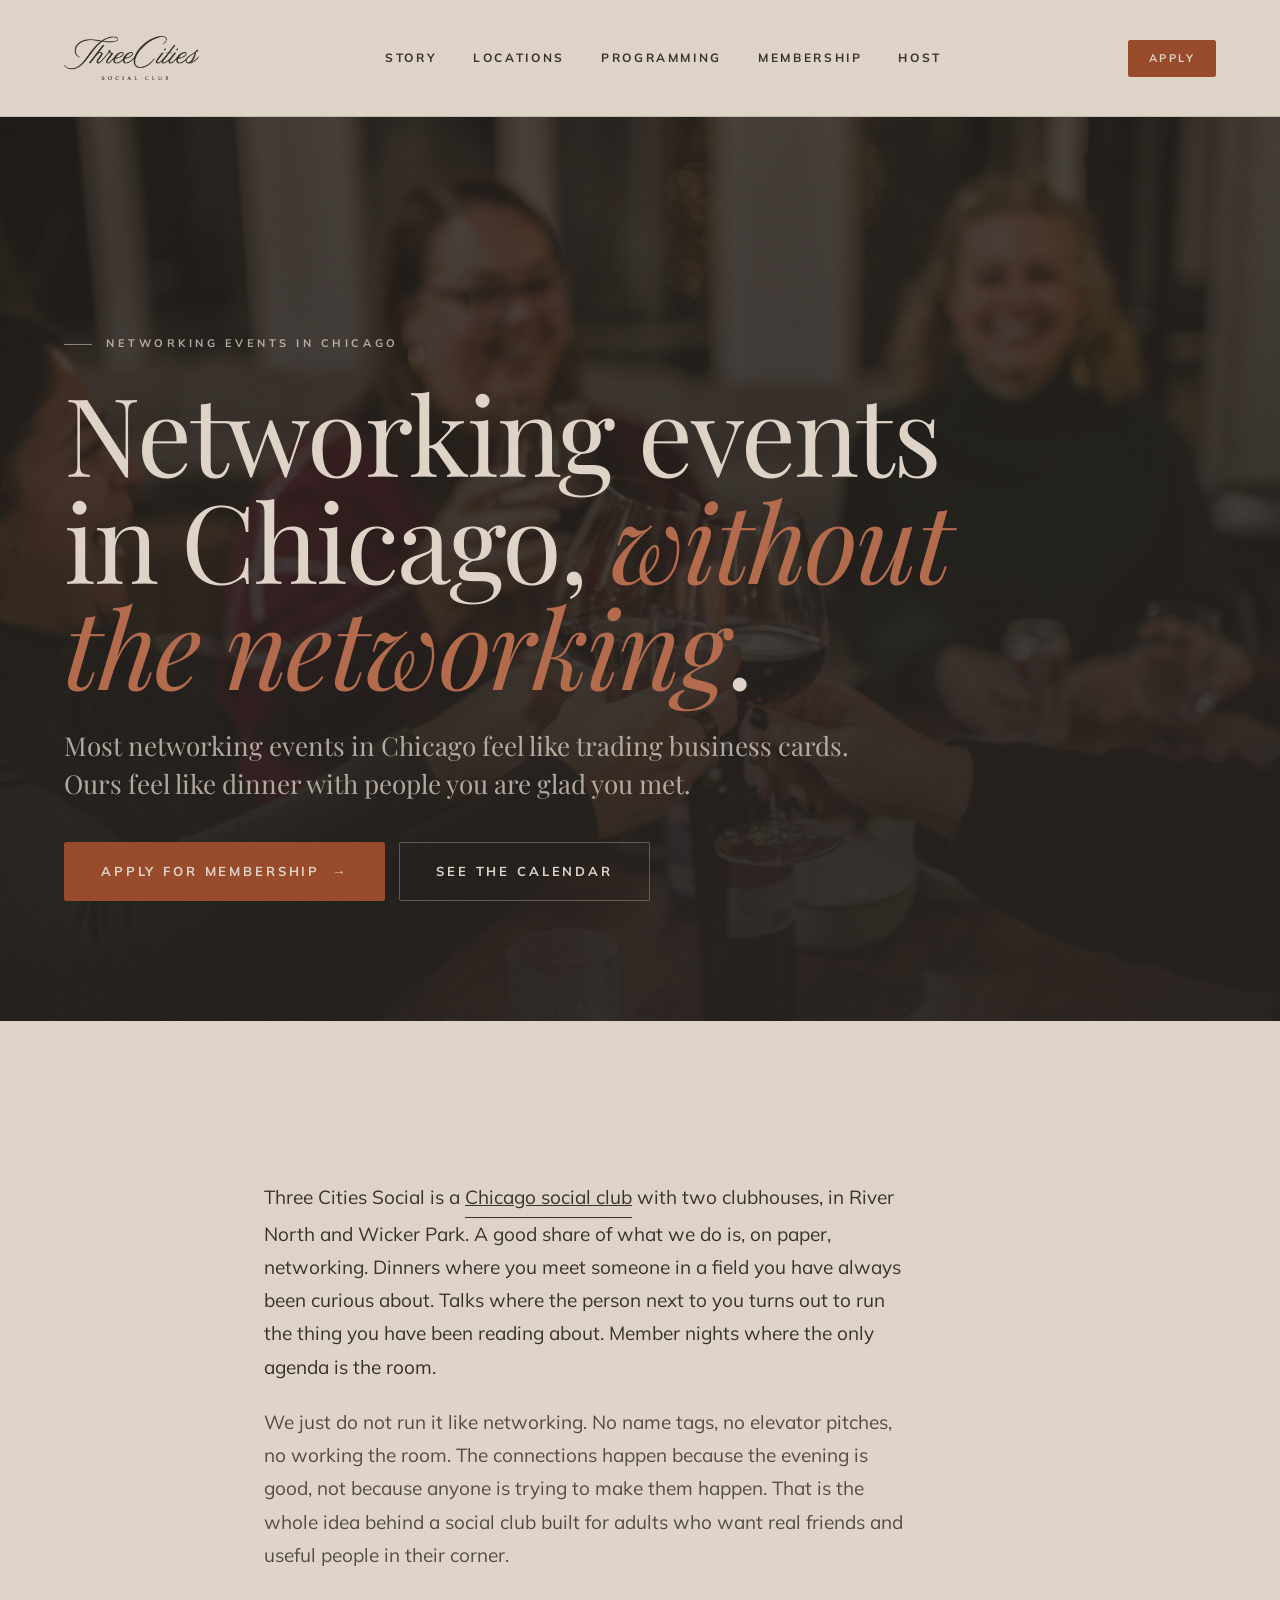
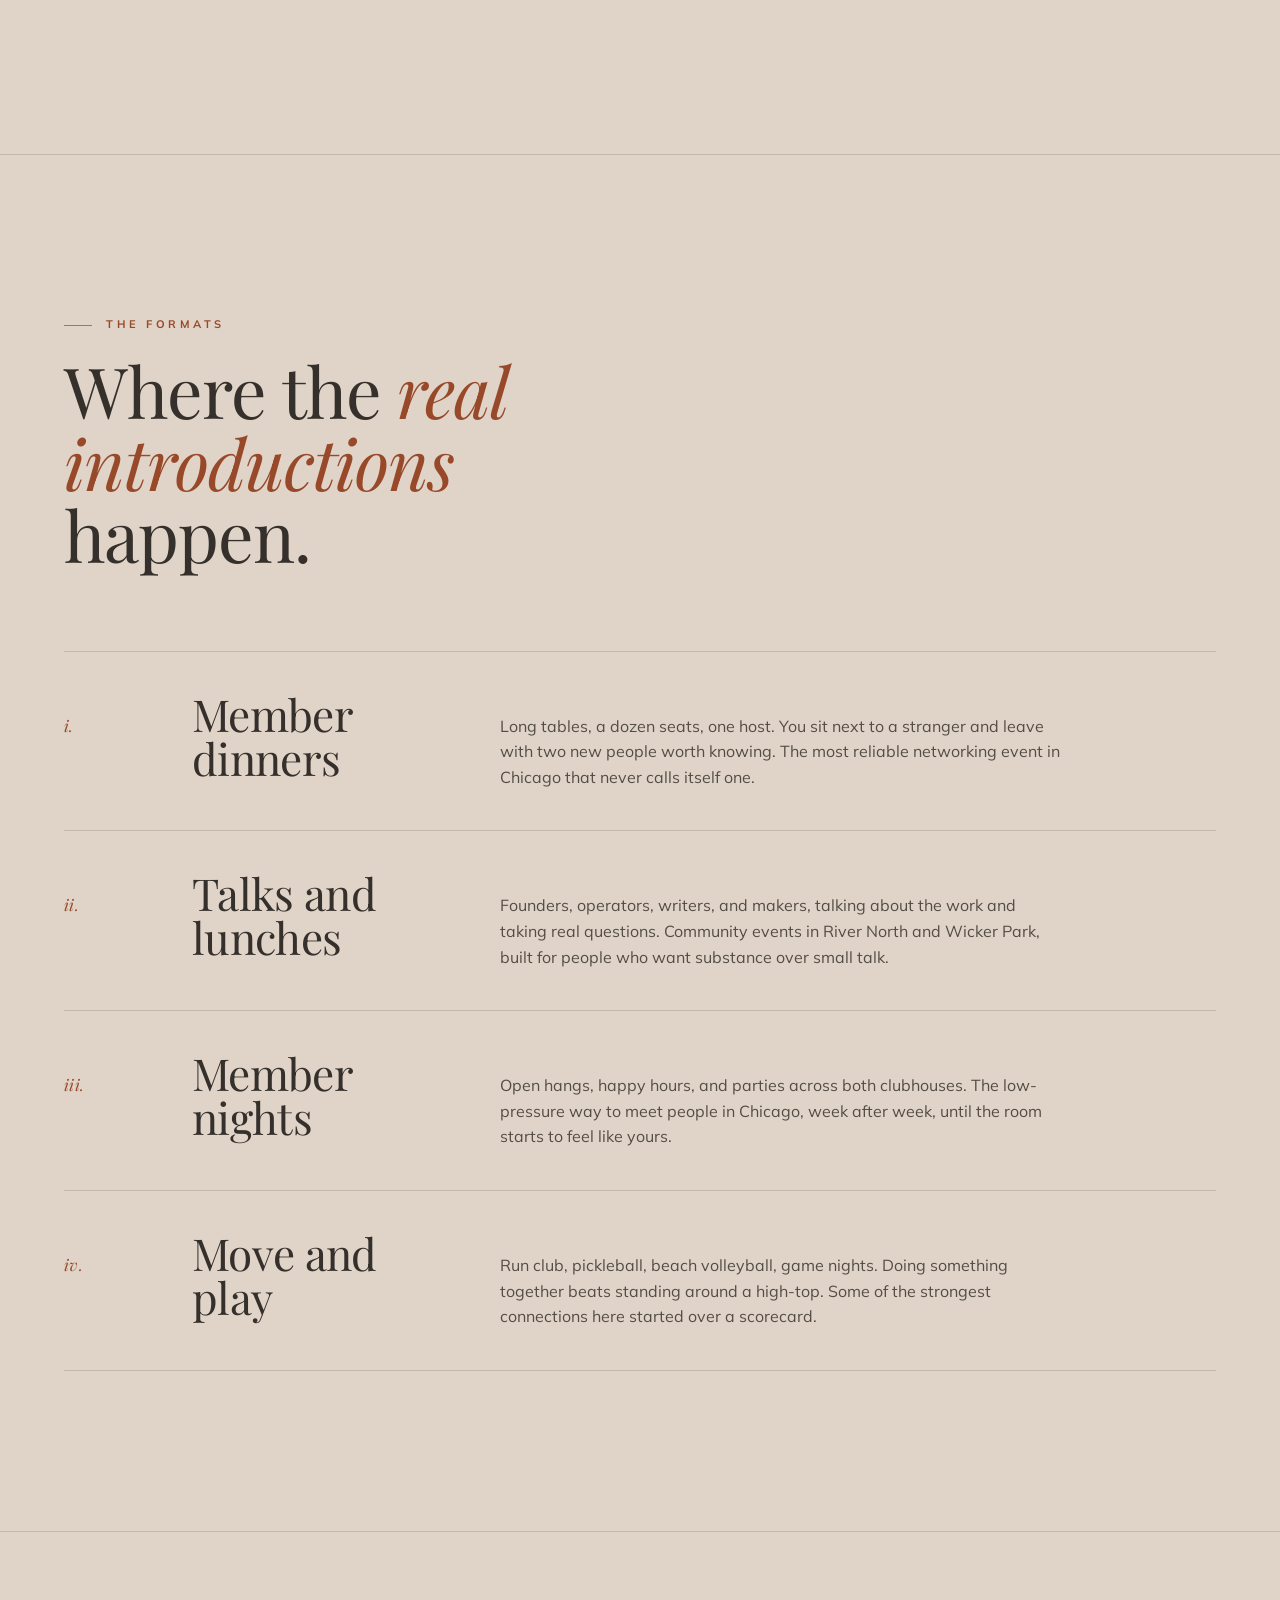
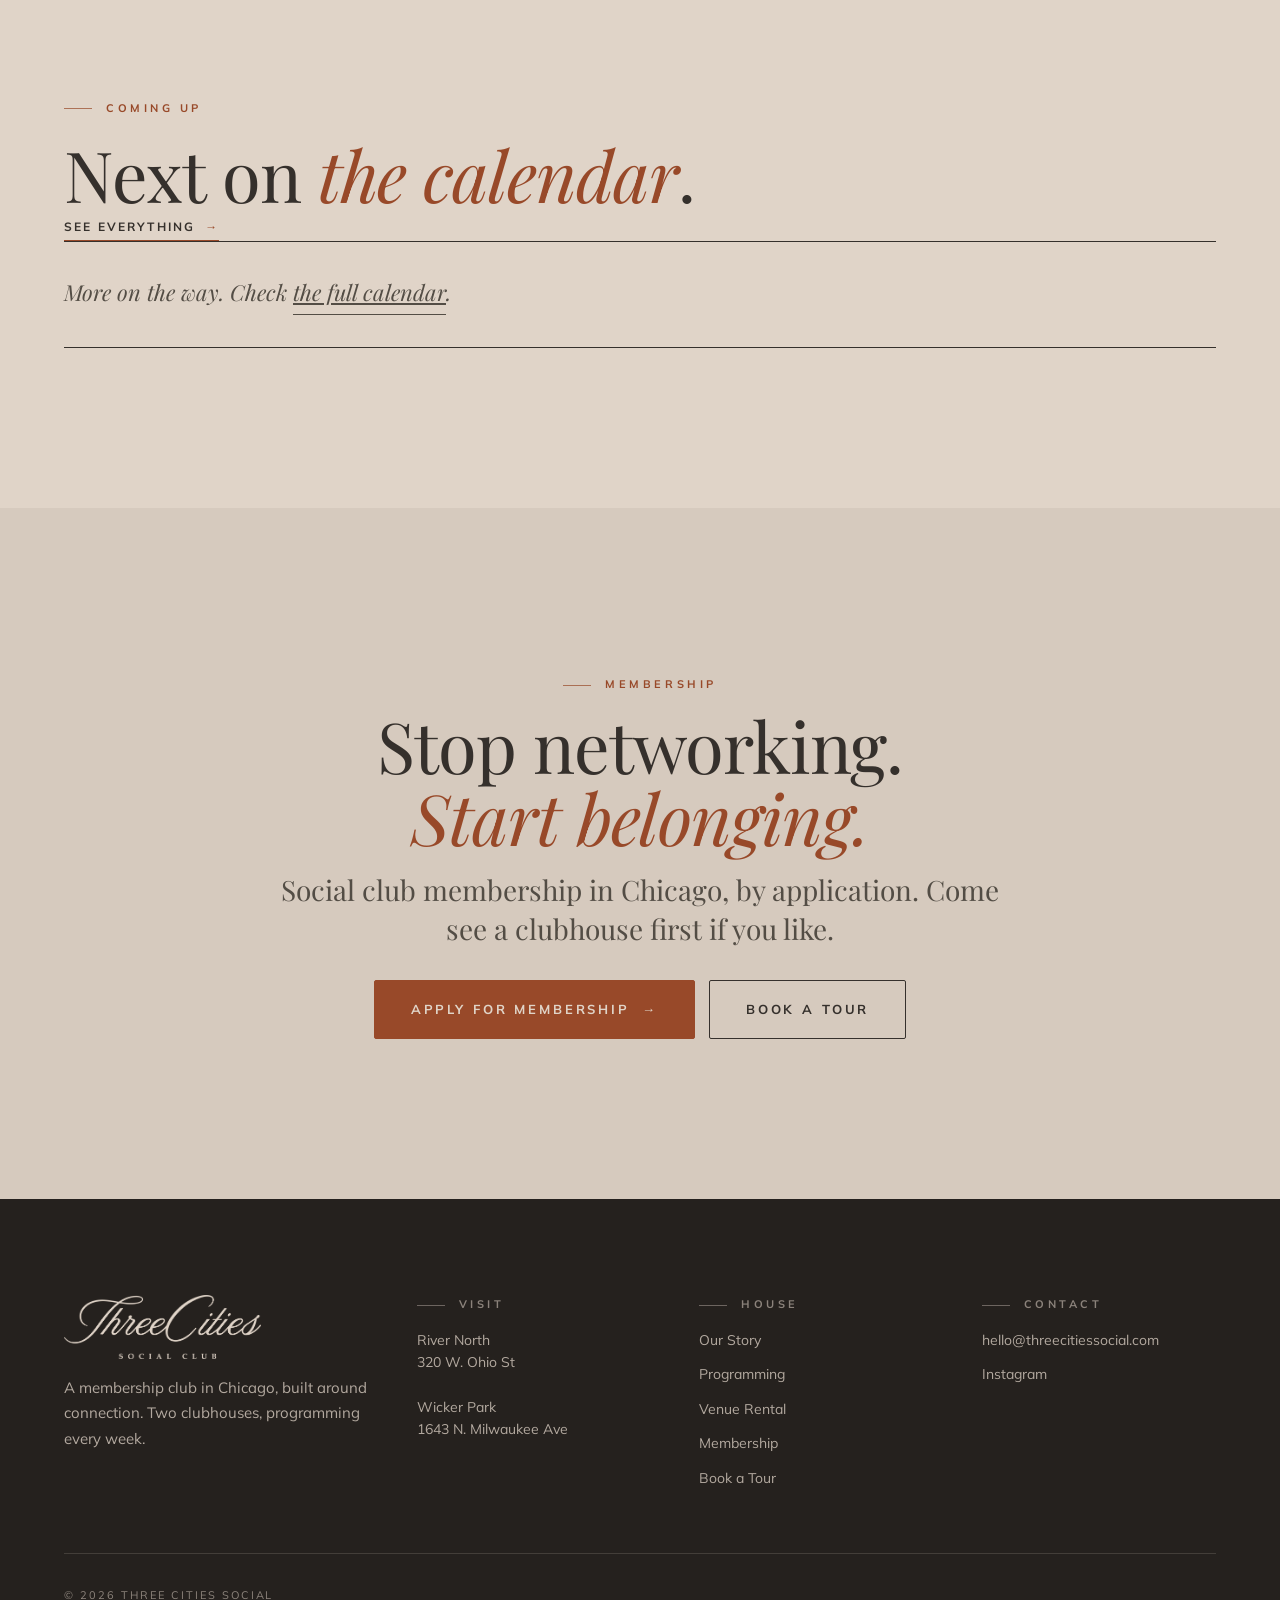
<file: site/networking-events-chicago.html>
<!doctype html>
<html lang="en">
<head>
<meta charset="utf-8" />
<meta name="viewport" content="width=device-width, initial-scale=1, viewport-fit=cover" />
<title>Networking Events in Chicago | Three Cities Social</title>
<meta name="description" content="Networking events in Chicago that do not feel like networking. Dinners, talks, and member nights at our River North and Wicker Park clubhouses. Meet people for real." />
<!-- SEO -->
<link rel="canonical" href="https://threecitiessocial.com/networking-events-chicago" />
<meta property="og:type" content="website" />
<meta property="og:site_name" content="Three Cities Social" />
<meta property="og:url" content="https://threecitiessocial.com/networking-events-chicago" />
<meta property="og:title" content="Networking Events in Chicago | Three Cities Social" />
<meta property="og:description" content="Networking events in Chicago that do not feel like networking. Dinners, talks, and member nights at our two clubhouses." />
<meta property="og:image" content="https://threecitiessocial.com/uploads/TC%20Nov%20Event-43.jpg" />
<meta name="twitter:card" content="summary_large_image" />
<meta name="twitter:title" content="Networking Events in Chicago. Three Cities Social." />
<meta name="twitter:description" content="Networking events in Chicago that do not feel like networking. Dinners, talks, and member nights at our two clubhouses." />
<meta name="twitter:image" content="https://threecitiessocial.com/uploads/TC%20Nov%20Event-43.jpg" />
<link rel="icon" type="image/png" href="../assets/icons/mark-black.png" />
<link rel="apple-touch-icon" href="../assets/icons/mark-black.png" />
<link rel="preconnect" href="https://fonts.googleapis.com" />
<link rel="preconnect" href="https://fonts.gstatic.com" crossorigin />
<link href="https://fonts.googleapis.com/css2?family=Playfair+Display:ital,wght@0,400;0,500;0,600;0,700;0,800;1,400;1,500&family=Mulish:wght@300;400;500;600;700;800&display=swap" rel="stylesheet" />
<link rel="stylesheet" href="styles.css" />
<style>
.page-hero {
  position: relative; isolation: isolate; overflow: hidden;
  background: var(--matte-black-deep); color: var(--off-white);
  min-height: 64svh; display: flex; align-items: flex-end;
}
.page-hero__media { position: absolute; inset: 0; z-index: 0; }
.page-hero__media img { width: 100%; height: 100%; object-fit: cover; opacity: 0.55; object-position: center 40%; }
.page-hero__media::after {
  content: ""; position: absolute; inset: 0;
  background: linear-gradient(180deg, rgba(37,33,30,0.5) 0%, rgba(37,33,30,0.85) 100%);
}
.page-hero__inner {
  position: relative; z-index: 1; width: 100%;
  max-width: var(--container); margin: 0 auto;
  padding: 150px 22px 72px;
}
@media (min-width: 720px) { .page-hero__inner { padding: 190px 40px 100px; } }
@media (min-width: 1100px) { .page-hero__inner { padding: 210px 64px 120px; } }
.page-hero h1 { color: var(--off-white); max-width: 20ch; }
.page-hero h1 em { font-style: italic; color: var(--autumn-soft); }
.page-hero__sub {
  margin-top: 28px; max-width: 52ch;
  font-family: var(--font-display); font-style: normal; font-weight: 400;
  font-size: clamp(20px, 2.2vw, 26px); line-height: 1.45; color: var(--fg-inverse-muted);
}
.page-hero__actions { margin-top: 40px; display: flex; flex-wrap: wrap; gap: 14px; }

/* Intro measure */
.measure {
  max-width: var(--container-letter);
}
.measure p { font-size: 19px; line-height: 1.75; color: var(--fg); margin: 0 0 22px; }
.measure p.muted { color: var(--fg-muted); }

/* Format list reuse from pillars */
.formats { border-top: 1px solid var(--line); }
.format {
  display: grid; grid-template-columns: 1fr; gap: 10px;
  padding: 32px 0; border-bottom: 1px solid var(--line); align-items: start;
}
.format__index {
  font-family: var(--font-display); font-style: italic; font-weight: 400;
  font-size: 16px; color: var(--accent); letter-spacing: 0.02em;
}
.format__name {
  font-family: var(--font-display); font-weight: 400;
  font-size: clamp(30px, 4vw, 44px); line-height: 1; letter-spacing: -0.015em; color: var(--fg);
}
.format__copy { font-size: 16px; color: var(--fg-muted); max-width: 56ch; line-height: 1.6; }
@media (min-width: 760px) {
  .format { grid-template-columns: 80px 260px 1fr; gap: 48px; align-items: baseline; padding: 40px 0; }
}

/* Upcoming list */
.upcoming { border-top: 1px solid var(--line-strong); border-bottom: 1px solid var(--line-strong); }
.upcoming__item {
  display: grid; grid-template-columns: 1fr; gap: 6px;
  padding: 28px 0; border-bottom: 1px solid var(--line); align-items: baseline;
}
.upcoming__item:last-child { border-bottom: 0; }
.upcoming__date {
  display: inline-flex; align-items: baseline; gap: 12px; font-family: var(--font-sans);
}
.upcoming__dow {
  font-weight: 700; font-size: 11px; letter-spacing: var(--tracking-widest);
  text-transform: uppercase; color: var(--accent); width: 36px;
}
.upcoming__num { font-family: var(--font-display); font-weight: 400; font-size: 30px; line-height: 1; color: var(--fg); }
.upcoming__mon { font-family: var(--font-display); font-style: italic; font-size: 18px; color: var(--fg-muted); }
.upcoming__title {
  font-family: var(--font-display); font-weight: 400;
  font-size: clamp(24px, 3vw, 36px); line-height: 1.1; letter-spacing: -0.01em; color: var(--fg); margin: 0;
}
@media (min-width: 760px) { .upcoming__item { grid-template-columns: 240px 1fr; gap: 48px; padding: 36px 0; } }

.closer-band { background: var(--bg-sunken); }
.closer-band h2 { margin: 0 auto; max-width: 18ch; }
.closer-band p { margin: 16px auto 28px; max-width: 44ch; }
</style>
</head>
<body>

<header class="nav" data-screen-label="01 Nav">
  <div class="nav__inner">
    <a class="nav__brand wordmark wordmark--nav" href="index.html" aria-label="Three Cities Social home">
      <img src="../assets/logos/wordmark-wide-black.png" alt="Three Cities Social" />
    </a>
    <nav class="nav__menu" aria-label="Primary">
      <a href="story.html">Story</a>
      <span class="nav__has-dropdown">
        <a href="locations.html">Locations</a>
        <span class="nav__dropdown">
          <a href="river-north.html">River North</a>
          <a href="wicker-park.html">Wicker Park</a>
        </span>
      </span>
      <span class="nav__has-dropdown">
        <a href="events.html">Programming</a>
        <span class="nav__dropdown">
          <a href="events.html">Calendar</a>
          <a href="networking-events-chicago.html">Networking Events</a>
        </span>
      </span>
      <a href="membership.html">Membership</a>
      <span class="nav__has-dropdown">
        <a href="host.html">Host</a>
        <span class="nav__dropdown">
          <a href="host.html">Venue Rental</a>
          <a href="host-a-dinner.html">Host a Dinner</a>
        </span>
      </span>
    </nav>
    <div class="nav__right">
      <a href="membership.html#apply" class="btn btn--accent nav__cta">Apply</a>
      <button class="nav__toggle" aria-label="Open menu" aria-expanded="false" data-toggle-drawer><span></span></button>
    </div>
  </div>
</header>

<aside class="nav__drawer" id="nav-drawer" aria-hidden="true">
  <button class="nav__drawer-close" aria-label="Close menu" data-close-drawer>&times;</button>
  <a href="story.html">Story</a>
  <a href="locations.html">Locations</a>
  <a href="river-north.html" class="nav__drawer-sub">River North</a>
  <a href="wicker-park.html" class="nav__drawer-sub">Wicker Park</a>
  <a href="events.html">Programming</a>
  <a href="networking-events-chicago.html" class="nav__drawer-sub">Networking Events</a>
  <a href="membership.html">Membership</a>
  <a href="host.html">Venue Rental</a>
  <a href="host-a-dinner.html" class="nav__drawer-sub">Host a Dinner</a>
  <a href="membership.html#apply" class="btn btn--accent" style="margin-top: 24px; align-self: flex-start;">Apply for Membership</a>
</aside>

<!-- HERO -->
<section class="page-hero" data-screen-label="02 Hero">
  <div class="page-hero__media" aria-hidden="true">
    <img src="../uploads/TC%20Nov%20Event-43.jpg" alt="Members at a long-table dinner in Chicago" />
  </div>
  <div class="page-hero__inner">
    <span class="eyebrow eyebrow--inverse reveal">Networking Events in Chicago</span>
    <h1 class="h-display reveal" style="--delay: 80ms; margin-top: 24px;">
      Networking events in Chicago, <em>without the networking</em>.
    </h1>
    <p class="page-hero__sub reveal" style="--delay: 160ms">
      Most networking events in Chicago feel like trading business cards. Ours feel like dinner with people you are glad you met.
    </p>
    <div class="page-hero__actions reveal" style="--delay: 240ms">
      <a href="membership.html#apply" class="btn btn--accent btn--lg">Apply for Membership <span class="arrow">→</span></a>
      <a href="events.html" class="btn btn--ghost-inverse btn--lg">See the Calendar</a>
    </div>
  </div>
</section>

<!-- INTRO -->
<section class="section" data-screen-label="03 Intro">
  <div class="shell shell--narrow">
    <div class="measure reveal">
      <p>Three Cities Social is a <a href="index.html" class="link">Chicago social club</a> with two clubhouses, in River North and Wicker Park. A good share of what we do is, on paper, networking. Dinners where you meet someone in a field you have always been curious about. Talks where the person next to you turns out to run the thing you have been reading about. Member nights where the only agenda is the room.</p>
      <p class="muted">We just do not run it like networking. No name tags, no elevator pitches, no working the room. The connections happen because the evening is good, not because anyone is trying to make them happen. That is the whole idea behind a social club built for adults who want real friends and useful people in their corner.</p>
    </div>
  </div>
</section>

<!-- FORMATS -->
<section class="section section--rule" data-screen-label="04 Formats">
  <div class="shell">
    <div class="section__head reveal">
      <span class="eyebrow eyebrow--accent">The Formats</span>
      <h2 class="h-section">Where the <em>real introductions</em> happen.</h2>
    </div>
    <div class="formats">
      <article class="format reveal">
        <div class="format__index">i.</div>
        <div class="format__name">Member dinners</div>
        <p class="format__copy">Long tables, a dozen seats, one host. You sit next to a stranger and leave with two new people worth knowing. The most reliable networking event in Chicago that never calls itself one.</p>
      </article>
      <article class="format reveal" style="--delay: 80ms">
        <div class="format__index">ii.</div>
        <div class="format__name">Talks and lunches</div>
        <p class="format__copy">Founders, operators, writers, and makers, talking about the work and taking real questions. Community events in River North and Wicker Park, built for people who want substance over small talk.</p>
      </article>
      <article class="format reveal" style="--delay: 160ms">
        <div class="format__index">iii.</div>
        <div class="format__name">Member nights</div>
        <p class="format__copy">Open hangs, happy hours, and parties across both clubhouses. The low-pressure way to meet people in Chicago, week after week, until the room starts to feel like yours.</p>
      </article>
      <article class="format reveal" style="--delay: 240ms">
        <div class="format__index">iv.</div>
        <div class="format__name">Move and play</div>
        <p class="format__copy">Run club, pickleball, beach volleyball, game nights. Doing something together beats standing around a high-top. Some of the strongest connections here started over a scorecard.</p>
      </article>
    </div>
  </div>
</section>

<!-- UPCOMING (dynamic, filtered to Talk + Social) -->
<section class="section section--rule" data-screen-label="05 Upcoming">
  <div class="shell">
    <div class="ticker__head reveal">
      <div class="lockup">
        <span class="eyebrow eyebrow--accent">Coming Up</span>
        <h2 class="h-section" style="margin-top: 14px;">Next on <em>the calendar</em>.</h2>
      </div>
      <a href="events.html" class="link-arrow">See everything <span class="arrow">→</span></a>
    </div>
    <div class="upcoming" id="upcoming-list"></div>
  </div>
</section>

<!-- CLOSER -->
<section class="section closer-band" data-screen-label="06 Closer">
  <div class="shell shell--narrow" style="text-align: center;">
    <span class="eyebrow eyebrow--accent reveal">Membership</span>
    <h2 class="h-section reveal" style="--delay: 80ms; margin-top: 14px;">Stop networking. <em>Start belonging.</em></h2>
    <p class="lede reveal" style="--delay: 160ms; text-align: center; margin: 16px auto 0;">Social club membership in Chicago, by application. Come see a clubhouse first if you like.</p>
    <div class="reveal" style="--delay: 240ms; display:flex; flex-wrap:wrap; gap:14px; justify-content:center; margin-top: 32px;">
      <a href="membership.html#apply" class="btn btn--accent btn--lg">Apply for Membership <span class="arrow">→</span></a>
      <a href="../join.html" class="btn btn--ghost btn--lg">Book a Tour</a>
    </div>
  </div>
</section>

<footer class="footer">
  <div class="shell">
    <div class="footer__top">
      <div class="footer__brand">
        <a class="wordmark wordmark--footer" href="index.html" aria-label="Three Cities Social home">
          <img src="../assets/logos/wordmark-wide-cream.png" alt="Three Cities Social" />
        </a>
        <p>A membership club in Chicago, built around connection. Two clubhouses, programming every week.</p>
      </div>
      <div class="footer__col">
        <span class="eyebrow">Visit</span>
        <a href="locations.html#river-north">River North<br/>320 W. Ohio St</a>
        <a href="locations.html#wicker-park" style="margin-top: 10px;">Wicker Park<br/>1643 N. Milwaukee Ave</a>
      </div>
      <div class="footer__col">
        <span class="eyebrow">House</span>
        <a href="story.html">Our Story</a>
        <a href="events.html">Programming</a>
        <a href="host.html">Venue Rental</a>
        <a href="membership.html">Membership</a>
        <a href="../join.html">Book a Tour</a>
      </div>
      <div class="footer__col">
        <span class="eyebrow">Contact</span>
        <a href="mailto:hello@threecitiessocial.com">hello@threecitiessocial.com</a>
        <a href="https://instagram.com/threecities.social" target="_blank" rel="noopener">Instagram</a>
      </div>
    </div>
    <div class="footer__bot">
      <span>&copy; 2026 Three Cities Social</span>
    </div>
  </div>
</footer>

<script src="events.js"></script>
<script>
(function () {
  'use strict';
  var drawer = document.getElementById('nav-drawer');
  var toggleBtn = document.querySelector('[data-toggle-drawer]');
  var closeBtn  = document.querySelector('[data-close-drawer]');
  function open()  { drawer.classList.add('is-open');    drawer.setAttribute('aria-hidden','false'); toggleBtn.setAttribute('aria-expanded','true');  document.body.style.overflow='hidden'; }
  function close() { drawer.classList.remove('is-open'); drawer.setAttribute('aria-hidden','true');  toggleBtn.setAttribute('aria-expanded','false'); document.body.style.overflow=''; }
  if (toggleBtn) toggleBtn.addEventListener('click', open);
  if (closeBtn)  closeBtn.addEventListener('click', close);
  drawer.querySelectorAll('a').forEach(function (a) { a.addEventListener('click', close); });
  document.addEventListener('keydown', function (e) { if (e.key === 'Escape' && drawer.classList.contains('is-open')) close(); });

  // Upcoming: pull Talk + Social events from events.js, next 6.
  var H = window.TCS_EVENT_HELPERS;
  var root = document.getElementById('upcoming-list');
  if (H && window.TCS_EVENTS && root) {
    function esc(s) {
      return String(s).replace(/[&<>"']/g, function (c) {
        return { '&':'&amp;','<':'&lt;','>':'&gt;','"':'&quot;',"'":'&#39;' }[c];
      });
    }
    var now = new Date();
    var list = window.TCS_EVENTS
      .filter(function (e) { return (e.pillar === 'Talk' || e.pillar === 'Social') && H.parseDate(e) >= now; })
      .sort(function (a, b) { return H.parseDate(a) - H.parseDate(b); })
      .slice(0, 6);
    if (!list.length) {
      // Fall back to any upcoming events.
      list = window.TCS_EVENTS
        .filter(function (e) { return H.parseDate(e) >= now; })
        .sort(function (a, b) { return H.parseDate(a) - H.parseDate(b); })
        .slice(0, 6);
    }
    var html = '';
    list.forEach(function (e) {
      var d = H.parseDate(e);
      html += '<article class="upcoming__item">';
      html +=   '<span class="upcoming__date">';
      html +=     '<span class="upcoming__dow">' + esc(H.shortDay(d)) + '</span>';
      html +=     '<span class="upcoming__num">' + d.getDate() + '</span>';
      html +=     '<span class="upcoming__mon">' + esc(H.monthName(d).slice(0,3)) + '</span>';
      html +=   '</span>';
      html +=   '<h3 class="upcoming__title">' + esc(e.title) + '</h3>';
      html += '</article>';
    });
    root.innerHTML = html || '<p style="font-family: var(--font-display); font-style: italic; font-size: 22px; color: var(--fg-muted); padding: 32px 0;">More on the way. Check <a href="events.html" class="link">the full calendar</a>.</p>';
  }

  if ('IntersectionObserver' in window) {
    var io = new IntersectionObserver(function (entries) {
      entries.forEach(function (entry) { if (entry.isIntersecting) { entry.target.classList.add('is-in'); io.unobserve(entry.target); } });
    }, { threshold: 0.12, rootMargin: '0px 0px -40px 0px' });
    document.querySelectorAll('.reveal').forEach(function (el) { io.observe(el); });
  } else {
    document.querySelectorAll('.reveal').forEach(function (el) { el.classList.add('is-in'); });
  }
})();
</script>

</body>
</html>
</file>
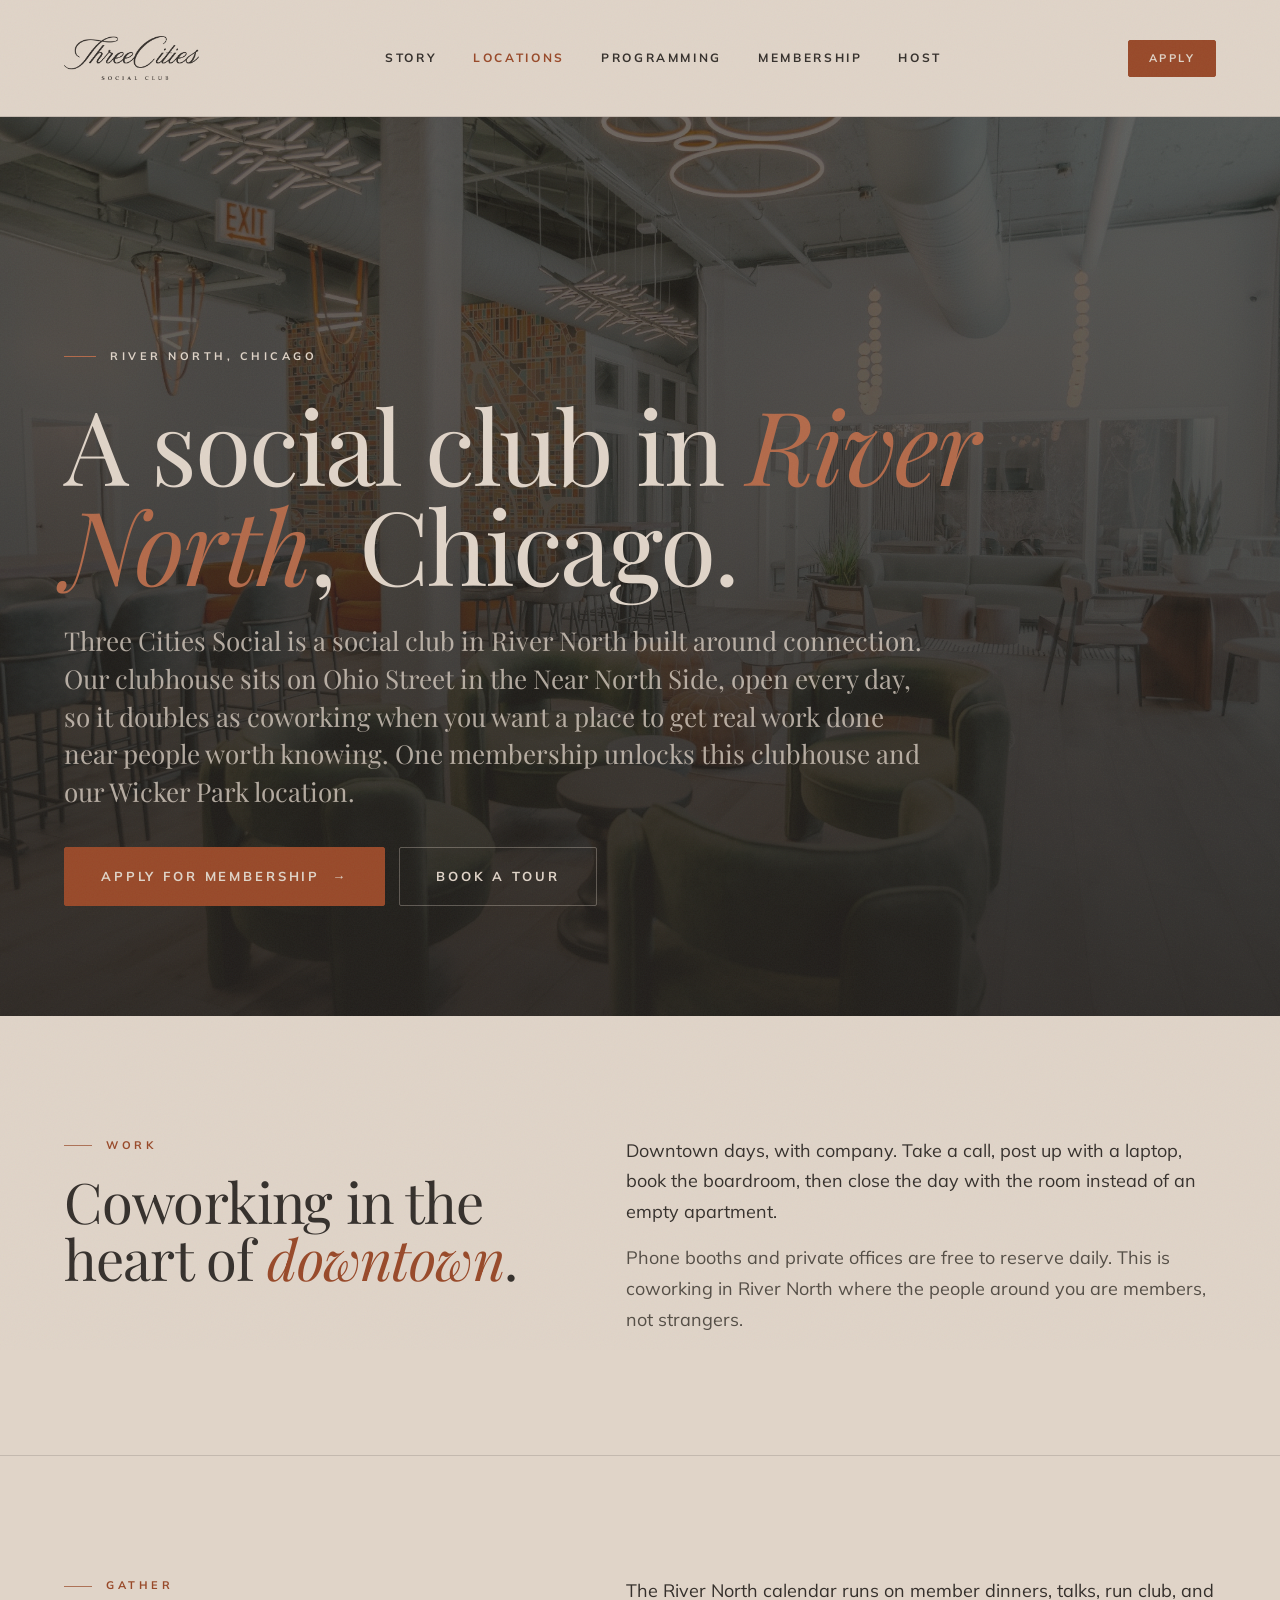
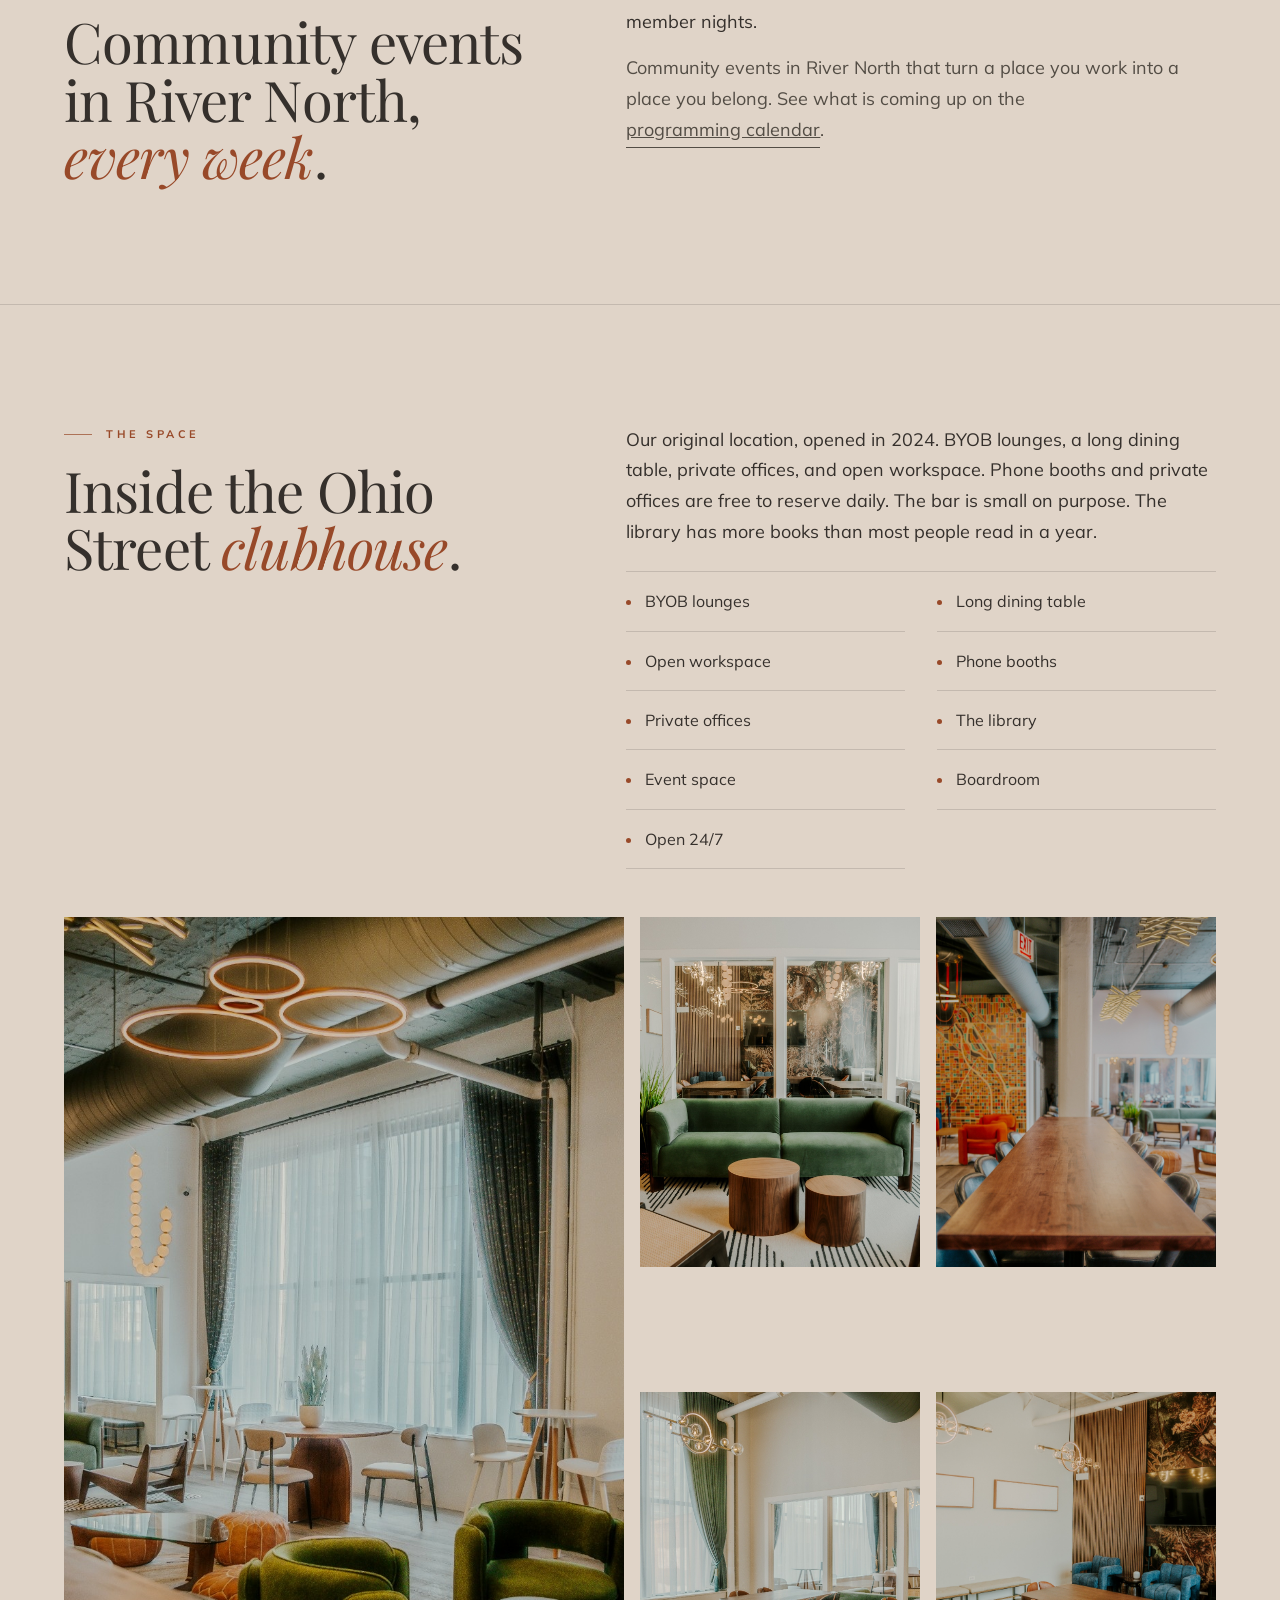
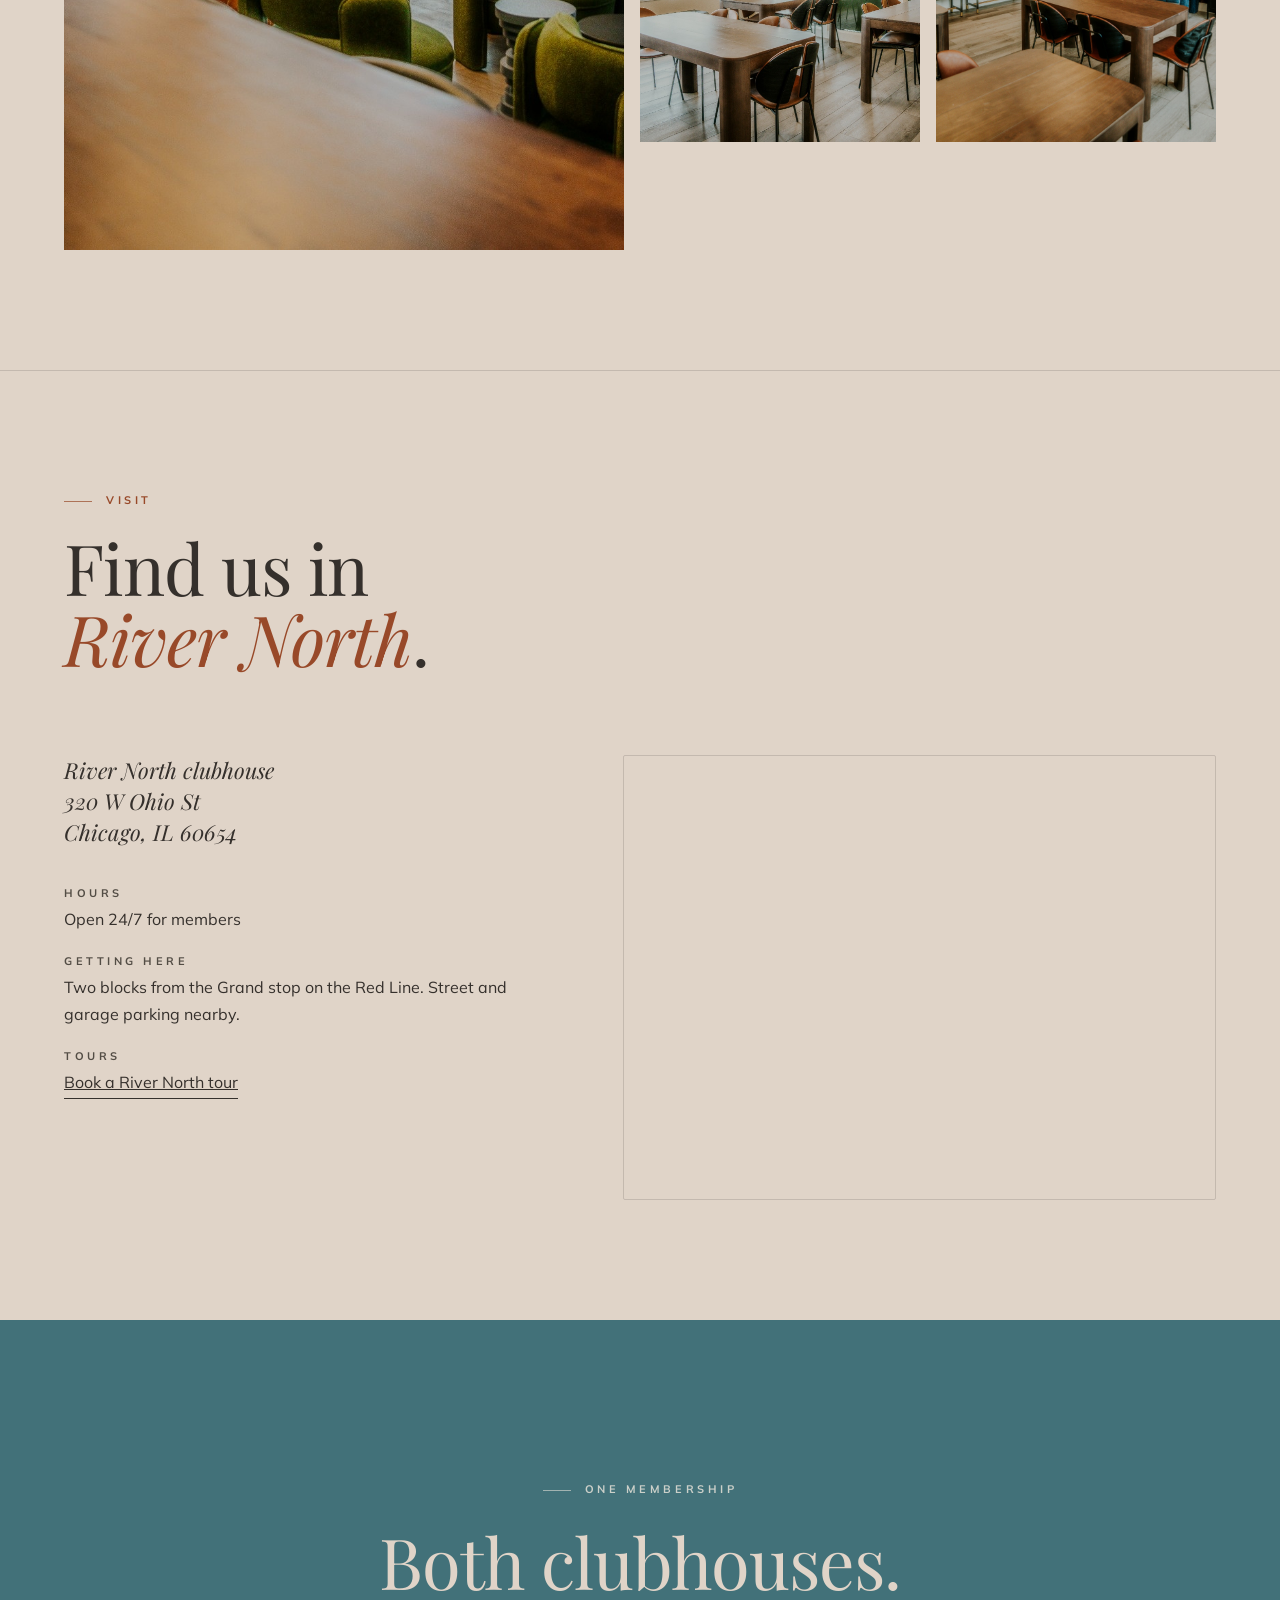
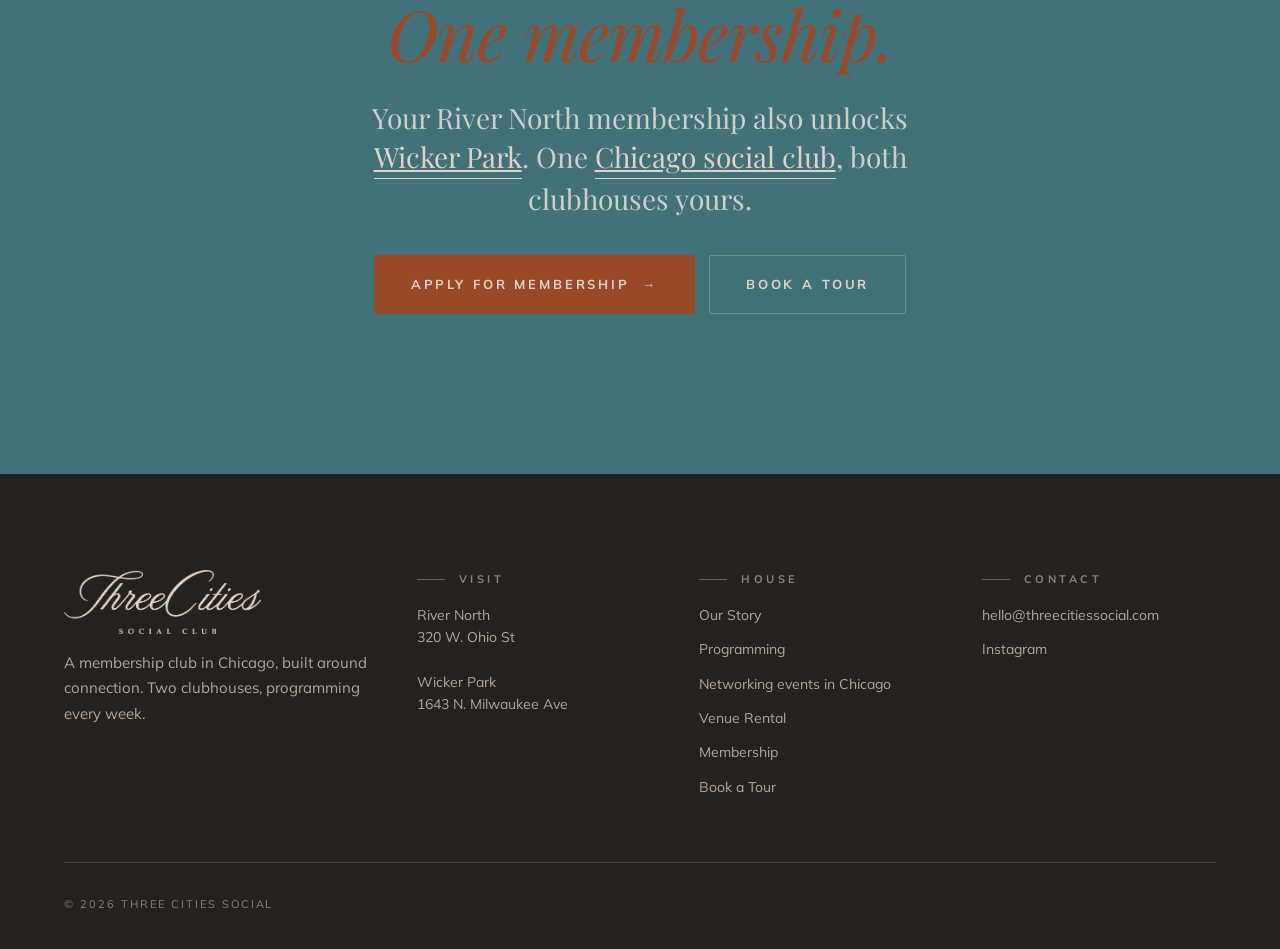
<file: site/river-north.html>
<!doctype html>
<html lang="en">
<head>
<meta charset="utf-8" />
<meta name="viewport" content="width=device-width, initial-scale=1, viewport-fit=cover" />
<title>Social Club and Coworking in River North | Three Cities Social</title>
<meta name="description" content="A social club and coworking space in River North, Chicago. Daily clubhouse access on Ohio Street, weekly community events, and a membership built around real connection." />
<link rel="canonical" href="https://threecitiessocial.com/river-north" />
<meta property="og:type" content="website" />
<meta property="og:site_name" content="Three Cities Social" />
<meta property="og:url" content="https://threecitiessocial.com/river-north" />
<meta property="og:title" content="Social Club and Coworking in River North | Three Cities Social" />
<meta property="og:description" content="A social club and coworking space in River North, Chicago. Daily clubhouse access on Ohio Street, weekly community events, and a membership built around real connection." />
<meta property="og:image" content="https://threecitiessocial.com/uploads/compressed_A7400018-HDR.jpg" />
<meta name="twitter:card" content="summary_large_image" />
<meta name="twitter:title" content="Social Club and Coworking in River North | Three Cities Social" />
<meta name="twitter:description" content="A social club and coworking space in River North, Chicago. Daily clubhouse access on Ohio Street, weekly community events, and a membership built around real connection." />
<meta name="twitter:image" content="https://threecitiessocial.com/uploads/compressed_A7400018-HDR.jpg" />

<link rel="icon" type="image/png" href="../assets/icons/mark-black.png" />
<link rel="apple-touch-icon" href="../assets/icons/mark-black.png" />
<link rel="preconnect" href="https://fonts.googleapis.com" />
<link rel="preconnect" href="https://fonts.gstatic.com" crossorigin />
<link href="https://fonts.googleapis.com/css2?family=Playfair+Display:ital,wght@0,400;0,500;0,600;0,700;0,800;1,400;1,500&family=Mulish:wght@300;400;500;600;700;800&display=swap" rel="stylesheet" />
<link rel="stylesheet" href="styles.css" />
<style>
/* Neighborhood page */
.nb-hero {
  position: relative; isolation: isolate; overflow: hidden;
  background: var(--matte-black-deep); color: var(--off-white);
  min-height: 78svh; display: flex; align-items: flex-end;
}
.nb-hero__media { position: absolute; inset: 0; z-index: 0; }
.nb-hero__media img { width: 100%; height: 100%; object-fit: cover; opacity: 0.6; }
.nb-hero__media::after {
  content: ""; position: absolute; inset: 0;
  background: linear-gradient(180deg, rgba(37,33,30,0.45) 0%, rgba(37,33,30,0.85) 100%);
}
.nb-hero__inner {
  position: relative; z-index: 1; width: 100%;
  max-width: var(--container); margin: 0 auto;
  padding: 160px 22px 72px;
}
@media (min-width: 720px) { .nb-hero__inner { padding: 200px 40px 96px; } }
@media (min-width: 1100px) { .nb-hero__inner { padding: 220px 64px 110px; } }
.nb-hero__eyebrow {
  font-family: var(--font-sans); font-weight: 700; font-size: 11px;
  letter-spacing: var(--tracking-widest); text-transform: uppercase;
  color: var(--off-white); display: inline-flex; align-items: center; gap: 14px; margin-bottom: 28px;
}
.nb-hero__eyebrow::before { content: ""; width: 32px; height: 1px; background: var(--autumn-soft); }
.nb-hero h1 {
  font-family: var(--font-display); font-weight: 400;
  font-size: clamp(48px, 8vw, 112px); line-height: 0.98; letter-spacing: -0.02em;
  margin: 0; color: var(--off-white); max-width: 18ch;
}
.nb-hero h1 em { font-style: italic; color: var(--autumn-soft); }
.nb-hero__sub {
  margin-top: 28px; max-width: 54ch;
  font-family: var(--font-display); font-style: normal; font-weight: 400;
  font-size: clamp(20px, 2.2vw, 26px); line-height: 1.45; color: var(--fg-inverse-muted);
}
.nb-hero__actions { margin-top: 36px; display: flex; flex-wrap: wrap; gap: 14px; }

.nb-block { padding: 88px 0; }
@media (min-width: 720px) { .nb-block { padding: 120px 0; } }
.nb-block + .nb-block { border-top: 1px solid var(--line); }
.nb-split {
  display: grid; grid-template-columns: 1fr; gap: 40px; align-items: start;
}
@media (min-width: 880px) { .nb-split { grid-template-columns: 0.9fr 1.1fr; gap: 80px; } }
.nb-split__head { display: flex; flex-direction: column; gap: 18px; }
.nb-split__head h2 {
  font-family: var(--font-display); font-weight: 400;
  font-size: clamp(34px, 4.4vw, 56px); line-height: 1.02; letter-spacing: -0.015em; margin: 0;
}
.nb-split__head h2 em { font-style: italic; color: var(--accent); }
.nb-split__body p { font-size: 18px; line-height: 1.7; color: var(--fg); }
.nb-split__body p + p { margin-top: 16px; color: var(--fg-muted); }

/* Amenities + photos */
.nb-amen {
  list-style: none; padding: 0; margin: 0;
  display: grid; grid-template-columns: 1fr 1fr; gap: 0 32px;
  border-top: 1px solid var(--line);
}
.nb-amen li {
  padding: 16px 0; border-bottom: 1px solid var(--line);
  font-size: 16px; color: var(--fg); display: flex; align-items: baseline; gap: 14px;
}
.nb-amen li::before { content: ""; width: 5px; height: 5px; border-radius: 50%; background: var(--accent); flex-shrink: 0; transform: translateY(-2px); }
.nb-photos {
  display: grid; grid-template-columns: 1fr 1fr; gap: 12px; margin-top: 32px;
}
@media (min-width: 760px) { .nb-photos { grid-template-columns: 2fr 1fr 1fr; gap: 16px; } }
.nb-photos figure { margin: 0; overflow: hidden; background: var(--ink-700); aspect-ratio: 4/5; }
.nb-photos figure.wide { grid-column: span 2; aspect-ratio: 16/10; }
@media (min-width: 760px) { .nb-photos figure.wide { grid-column: span 1; grid-row: span 2; aspect-ratio: 3/5; } }
.nb-photos img { width: 100%; height: 100%; object-fit: cover; }

/* Find us */
.nb-find__grid { display: grid; grid-template-columns: 1fr; gap: 40px; align-items: start; }
@media (min-width: 880px) { .nb-find__grid { grid-template-columns: 1fr 1.2fr; gap: 64px; } }
.nb-find__addr {
  font-family: var(--font-display); font-style: italic; font-size: 22px; line-height: 1.4; color: var(--fg);
}
.nb-find__meta { margin-top: 20px; display: flex; flex-direction: column; gap: 4px; }
.nb-find__meta dt {
  font-family: var(--font-sans); font-weight: 700; font-size: 11px; letter-spacing: var(--tracking-widest);
  text-transform: uppercase; color: var(--fg-muted); margin-top: 16px;
}
.nb-find__meta dd { margin: 0; font-size: 16px; color: var(--fg); }
.nb-map { width: 100%; aspect-ratio: 4/3; border: 1px solid var(--line); border-radius: 2px; overflow: hidden; }
.nb-map iframe { width: 100%; height: 100%; border: 0; display: block; filter: grayscale(0.2) contrast(1.05); }
</style>
<script type="application/ld+json">{"@context":"https://schema.org","@type":"LocalBusiness","aggregateRating":{"@type":"AggregateRating","ratingValue":"5.0","reviewCount":"3","bestRating":"5"},"name":"Three Cities Social - River North","description":"A social club and coworking space in River North, Chicago, built around connection. Daily clubhouse access, weekly community events, and a membership for people who want real friends.","url":"https://threecitiessocial.com/river-north","image":"https://threecitiessocial.com/uploads/compressed_A7400003-HDR.jpg","email":"hello@threecitiessocial.com","address":{"@type":"PostalAddress","streetAddress":"320 W. Ohio St","addressLocality":"Chicago","addressRegion":"IL","postalCode":"60654","addressCountry":"US"},"geo":{"@type":"GeoCoordinates","latitude":41.8923,"longitude":-87.6364},"openingHoursSpecification":[{"@type":"OpeningHoursSpecification","dayOfWeek":["Monday","Tuesday","Wednesday","Thursday","Friday","Saturday","Sunday"],"opens":"00:00","closes":"23:59"}],"parentOrganization":{"@type":"Organization","name":"Three Cities Social","url":"https://threecitiessocial.com"},"sameAs":["https://instagram.com/threecities.social"]}</script>
</head>
<body>

<!-- NAV -->
<header class="nav" data-screen-label="01 Nav">
  <div class="nav__inner">
    <a class="nav__brand wordmark wordmark--nav" href="index.html" aria-label="Three Cities Social home">
      <img src="../assets/logos/wordmark-wide-black.png" alt="Three Cities Social" />
    </a>
    <nav class="nav__menu" aria-label="Primary">
      <a href="story.html">Story</a>
      <span class="nav__has-dropdown">
        <a href="locations.html" class="is-active">Locations</a>
        <span class="nav__dropdown">
          <a href="river-north.html">River North</a>
          <a href="wicker-park.html">Wicker Park</a>
        </span>
      </span>
      <span class="nav__has-dropdown">
        <a href="events.html">Programming</a>
        <span class="nav__dropdown">
          <a href="events.html">Calendar</a>
          <a href="networking-events-chicago.html">Networking Events</a>
        </span>
      </span>
      <a href="membership.html">Membership</a>
      <span class="nav__has-dropdown">
        <a href="host.html">Host</a>
        <span class="nav__dropdown">
          <a href="host.html">Venue Rental</a>
          <a href="host-a-dinner.html">Host a Dinner</a>
        </span>
      </span>
    </nav>
    <div class="nav__right">
      <a href="membership.html#apply" class="btn btn--accent nav__cta">Apply</a>
      <button class="nav__toggle" aria-label="Open menu" aria-expanded="false" data-toggle-drawer><span></span></button>
    </div>
  </div>
</header>

<aside class="nav__drawer" id="nav-drawer" aria-hidden="true">
  <button class="nav__drawer-close" aria-label="Close menu" data-close-drawer>&times;</button>
  <a href="story.html">Story</a>
  <a href="locations.html">Locations</a>
  <a href="river-north.html" class="nav__drawer-sub">River North</a>
  <a href="wicker-park.html" class="nav__drawer-sub">Wicker Park</a>
  <a href="events.html">Programming</a>
  <a href="networking-events-chicago.html" class="nav__drawer-sub">Networking Events</a>
  <a href="membership.html">Membership</a>
  <a href="host.html">Venue Rental</a>
  <a href="host-a-dinner.html" class="nav__drawer-sub">Host a Dinner</a>
  <a href="membership.html#apply" class="btn btn--accent">Apply for Membership</a>
</aside>

<!-- HERO -->
<section class="nb-hero" data-screen-label="02 Hero">
  <div class="nb-hero__media" aria-hidden="true">
    <img src="../uploads/compressed_A7400003-HDR.jpg" alt="The lounge at the River North clubhouse in Chicago with the city map mural" />
  </div>
  <div class="nb-hero__inner">
    <span class="nb-hero__eyebrow reveal">River North, Chicago</span>
    <h1 class="reveal" style="--delay: 80ms">A social club in <em>River North</em>, Chicago.</h1>
    <p class="nb-hero__sub reveal" style="--delay: 160ms">Three Cities Social is a social club in River North built around connection. Our clubhouse sits on Ohio Street in the Near North Side, open every day, so it doubles as coworking when you want a place to get real work done near people worth knowing. One membership unlocks this clubhouse and our Wicker Park location.</p>
    <div class="nb-hero__actions reveal" style="--delay: 240ms">
      <a href="membership.html#apply" class="btn btn--accent btn--lg">Apply for Membership <span class="arrow">→</span></a>
      <a href="https://meetings-na2.hubspot.com/draymond?uuid=0f6ed97e-5852-459c-9c39-32b3e2f93b04" target="_blank" rel="noopener" class="btn btn--ghost-inverse btn--lg">Book a Tour</a>
    </div>
  </div>
</section>

<!-- COWORKING -->
<section class="nb-block" data-screen-label="03 Coworking">
  <div class="shell">
    <div class="nb-split">
      <div class="nb-split__head reveal">
        <span class="eyebrow eyebrow--accent">Work</span>
        <h2>Coworking in the heart of <em>downtown</em>.</h2>
      </div>
      <div class="nb-split__body reveal" style="--delay: 100ms">
        <p>Downtown days, with company. Take a call, post up with a laptop, book the boardroom, then close the day with the room instead of an empty apartment.</p>
        <p>Phone booths and private offices are free to reserve daily. This is coworking in River North where the people around you are members, not strangers.</p>
      </div>
    </div>
  </div>
</section>

<!-- COMMUNITY EVENTS -->
<section class="nb-block" data-screen-label="04 Community events">
  <div class="shell">
    <div class="nb-split">
      <div class="nb-split__head reveal">
        <span class="eyebrow eyebrow--accent">Gather</span>
        <h2>Community events in River North, <em>every week</em>.</h2>
      </div>
      <div class="nb-split__body reveal" style="--delay: 100ms">
        <p>The River North calendar runs on member dinners, talks, run club, and member nights.</p>
        <p>Community events in River North that turn a place you work into a place you belong. See what is coming up on the <a href="events.html" class="link">programming calendar</a>.</p>
      </div>
    </div>
  </div>
</section>

<!-- INSIDE THE CLUBHOUSE -->
<section class="nb-block" data-screen-label="05 Inside">
  <div class="shell">
    <div class="nb-split">
      <div class="nb-split__head reveal">
        <span class="eyebrow eyebrow--accent">The Space</span>
        <h2>Inside the Ohio Street <em>clubhouse</em>.</h2>
      </div>
      <div class="nb-split__body reveal" style="--delay: 100ms">
        <p>Our original location, opened in 2024. BYOB lounges, a long dining table, private offices, and open workspace. Phone booths and private offices are free to reserve daily. The bar is small on purpose. The library has more books than most people read in a year.</p>
        <ul class="nb-amen" style="margin-top: 24px;">
          <li>BYOB lounges</li>
          <li>Long dining table</li>
          <li>Open workspace</li>
          <li>Phone booths</li>
          <li>Private offices</li>
          <li>The library</li>
          <li>Event space</li>
          <li>Boardroom</li>
          <li>Open 24/7</li>
        </ul>
      </div>
    </div>

    <div class="nb-photos reveal" style="margin-top: 48px;">
      <figure class="wide"><img src="../uploads/compressed_A7400075-HDR.jpg" alt="The open lounge and coworking area at the River North clubhouse in Chicago" loading="lazy" /></figure>
      <figure><img src="../uploads/compressed_A7400018-HDR.jpg" alt="A green velvet sofa lounge at the River North clubhouse in Chicago" loading="lazy" /></figure>
      <figure><img src="../uploads/compressed_A7400446-HDR.jpg" alt="The long bar table and Chicago map mural at the River North clubhouse" loading="lazy" /></figure>
      <figure><img src="../uploads/compressed_A7400090-HDR.jpg" alt="Dining tables by the windows at the River North clubhouse in Chicago" loading="lazy" /></figure>
      <figure><img src="../uploads/compressed_A7400122-HDR.jpg" alt="A private dining and meeting room at the River North clubhouse in Chicago" loading="lazy" /></figure>
    </div>
  </div>
</section>

<!-- FIND US -->
<section class="nb-block section--rule" data-screen-label="06 Find us">
  <div class="shell">
    <div class="section__head reveal">
      <span class="eyebrow eyebrow--accent">Visit</span>
      <h2 class="h-section">Find us in <em>River North</em>.</h2>
    </div>
    <div class="nb-find__grid">
      <div class="reveal">
        <p class="nb-find__addr">River North clubhouse<br/>320 W Ohio St<br/>Chicago, IL 60654</p>
        <dl class="nb-find__meta">
          <dt>Hours</dt><dd>Open 24/7 for members</dd>
          <dt>Getting here</dt><dd>Two blocks from the Grand stop on the Red Line. Street and garage parking nearby.</dd>
          <dt>Tours</dt><dd><a href="https://meetings-na2.hubspot.com/draymond?uuid=0f6ed97e-5852-459c-9c39-32b3e2f93b04" target="_blank" rel="noopener" class="link">Book a River North tour</a></dd>
        </dl>
      </div>
      <div class="nb-map reveal" style="--delay: 100ms">
        <iframe title="Map to the River North clubhouse, 320 W Ohio St, Chicago" loading="lazy" referrerpolicy="no-referrer-when-downgrade" src="https://www.google.com/maps?q=320+W+Ohio+St,+Chicago,+IL+60654&output=embed"></iframe>
      </div>
    </div>
  </div>
</section>

<!-- TEAL CTA -->
<section class="section section--teal" data-screen-label="07 Closer">
  <div class="shell shell--narrow" style="text-align: center;">
    <div class="reveal" style="display:flex; flex-direction:column; gap: 28px; align-items: center;">
      <span class="eyebrow eyebrow--on-teal">One Membership</span>
      <h2 class="h-section" style="color: var(--off-white);">Both clubhouses. <em>One membership.</em></h2>
      <p class="lede" style="color: var(--fg-on-teal-muted); text-align: center; margin: 0 auto;">Your River North membership also unlocks <a href="wicker-park.html" class="link" style="color: var(--off-white);">Wicker Park</a>. One <a href="index.html" class="link" style="color: var(--off-white);">Chicago social club</a>, both clubhouses yours.</p>
      <div style="display:flex; flex-wrap:wrap; gap:14px; justify-content:center; margin-top: 8px;">
        <a href="membership.html#apply" class="btn btn--accent btn--lg">Apply for Membership <span class="arrow">→</span></a>
        <a href="../join.html" class="btn btn--ghost-inverse btn--lg">Book a Tour</a>
      </div>
    </div>
  </div>
</section>

<!-- FOOTER -->
<footer class="footer">
  <div class="shell">
    <div class="footer__top">
      <div class="footer__brand">
        <a class="wordmark wordmark--footer" href="index.html" aria-label="Three Cities Social home">
          <img src="../assets/logos/wordmark-wide-cream.png" alt="Three Cities Social" />
        </a>
        <p>A membership club in Chicago, built around connection. Two clubhouses, programming every week.</p>
      </div>
      <div class="footer__col">
        <span class="eyebrow">Visit</span>
        <a href="river-north.html">River North<br/>320 W. Ohio St</a>
        <a href="wicker-park.html" style="margin-top: 10px;">Wicker Park<br/>1643 N. Milwaukee Ave</a>
      </div>
      <div class="footer__col">
        <span class="eyebrow">House</span>
        <a href="story.html">Our Story</a>
        <a href="events.html">Programming</a>
        <a href="networking-events-chicago.html">Networking events in Chicago</a>
        <a href="host.html">Venue Rental</a>
        <a href="membership.html">Membership</a>
        <a href="../join.html">Book a Tour</a>
      </div>
      <div class="footer__col">
        <span class="eyebrow">Contact</span>
        <a href="mailto:hello@threecitiessocial.com">hello@threecitiessocial.com</a>
        <a href="https://instagram.com/threecities.social" target="_blank" rel="noopener">Instagram</a>
      </div>
    </div>
    <div class="footer__bot">
      <span>&copy; 2026 Three Cities Social</span>
    </div>
  </div>
</footer>

<script>
(function () {
  'use strict';
  var drawer = document.getElementById('nav-drawer');
  var toggleBtn = document.querySelector('[data-toggle-drawer]');
  var closeBtn  = document.querySelector('[data-close-drawer]');
  function open()  { drawer.classList.add('is-open');    drawer.setAttribute('aria-hidden','false'); toggleBtn.setAttribute('aria-expanded','true');  document.body.style.overflow='hidden'; }
  function close() { drawer.classList.remove('is-open'); drawer.setAttribute('aria-hidden','true');  toggleBtn.setAttribute('aria-expanded','false'); document.body.style.overflow=''; }
  if (toggleBtn) toggleBtn.addEventListener('click', open);
  if (closeBtn)  closeBtn.addEventListener('click', close);
  drawer.querySelectorAll('a').forEach(function (a) { a.addEventListener('click', close); });
  document.addEventListener('keydown', function (e) { if (e.key === 'Escape' && drawer.classList.contains('is-open')) close(); });

  if ('IntersectionObserver' in window) {
    var io = new IntersectionObserver(function (entries) {
      entries.forEach(function (entry) { if (entry.isIntersecting) { entry.target.classList.add('is-in'); io.unobserve(entry.target); } });
    }, { threshold: 0.12, rootMargin: '0px 0px -40px 0px' });
    document.querySelectorAll('.reveal').forEach(function (el) { io.observe(el); });
  } else {
    document.querySelectorAll('.reveal').forEach(function (el) { el.classList.add('is-in'); });
  }
})();
</script>

</body>
</html>
</file>
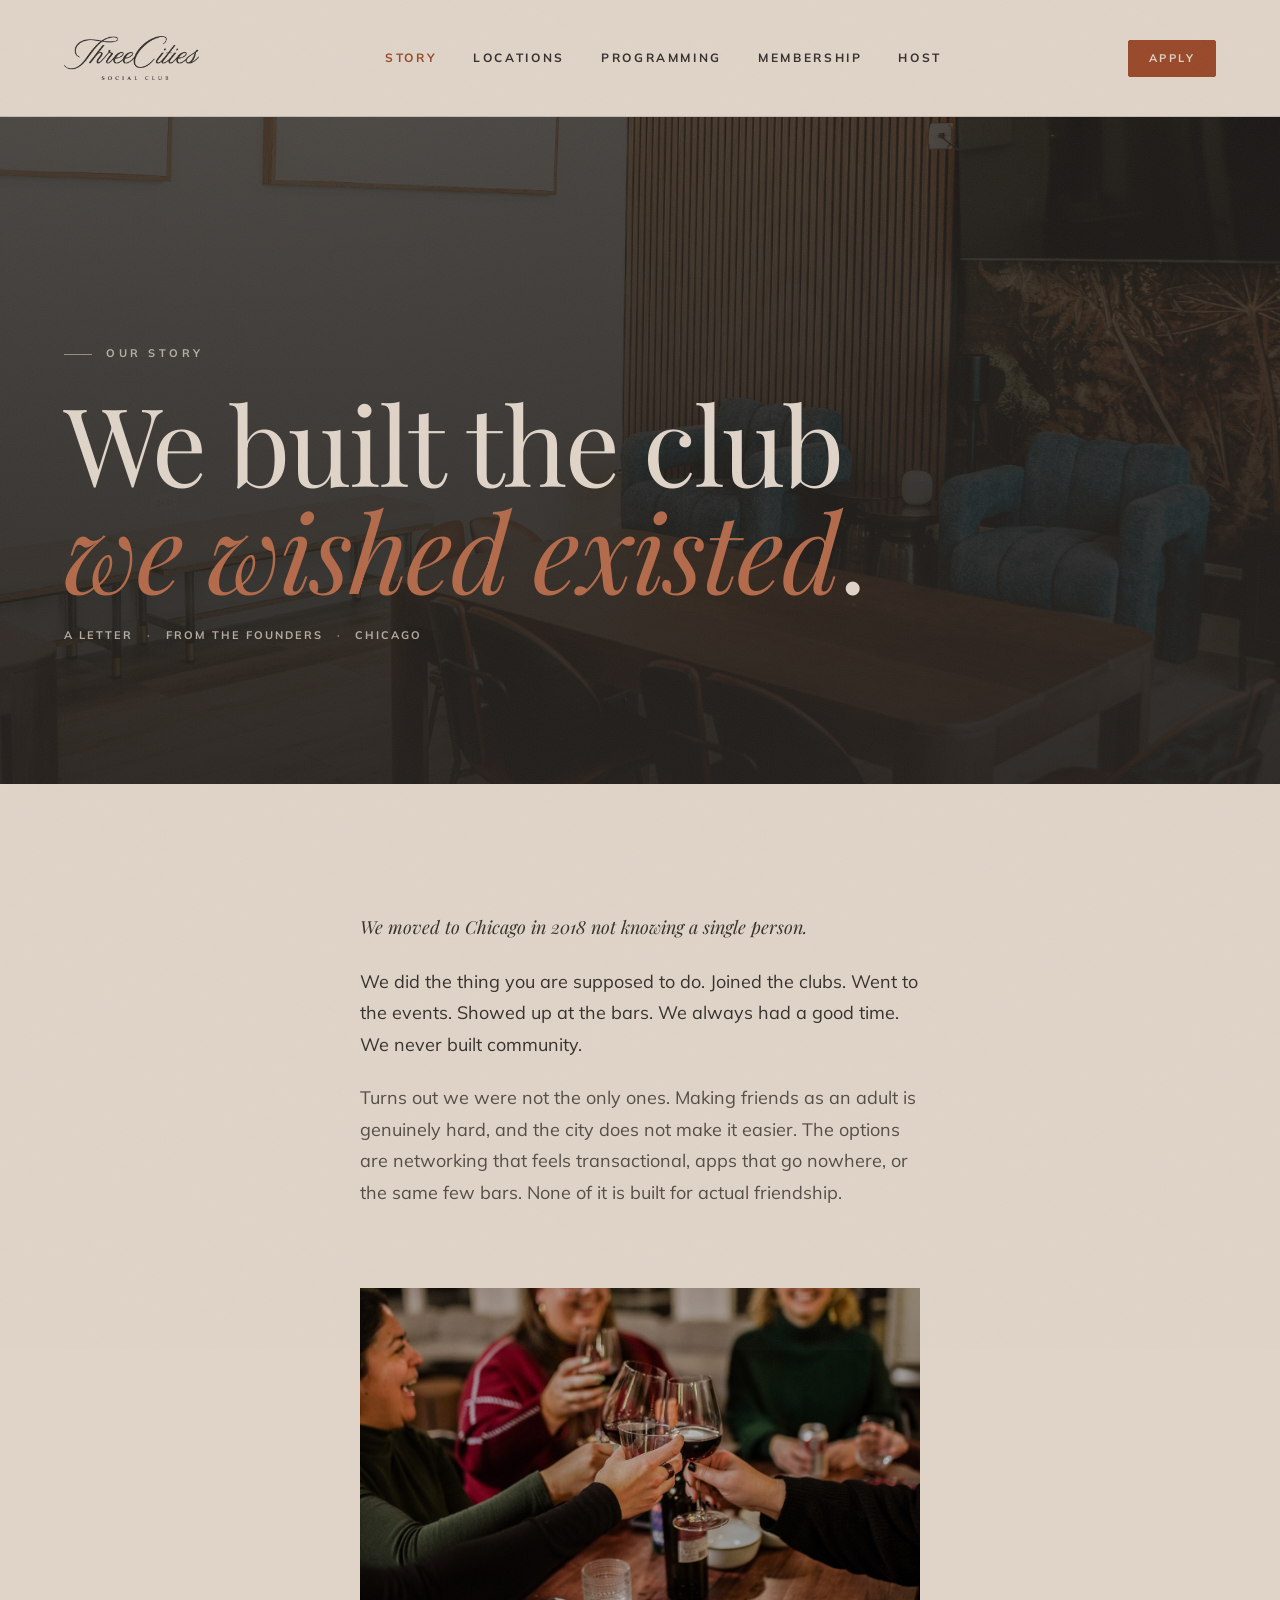
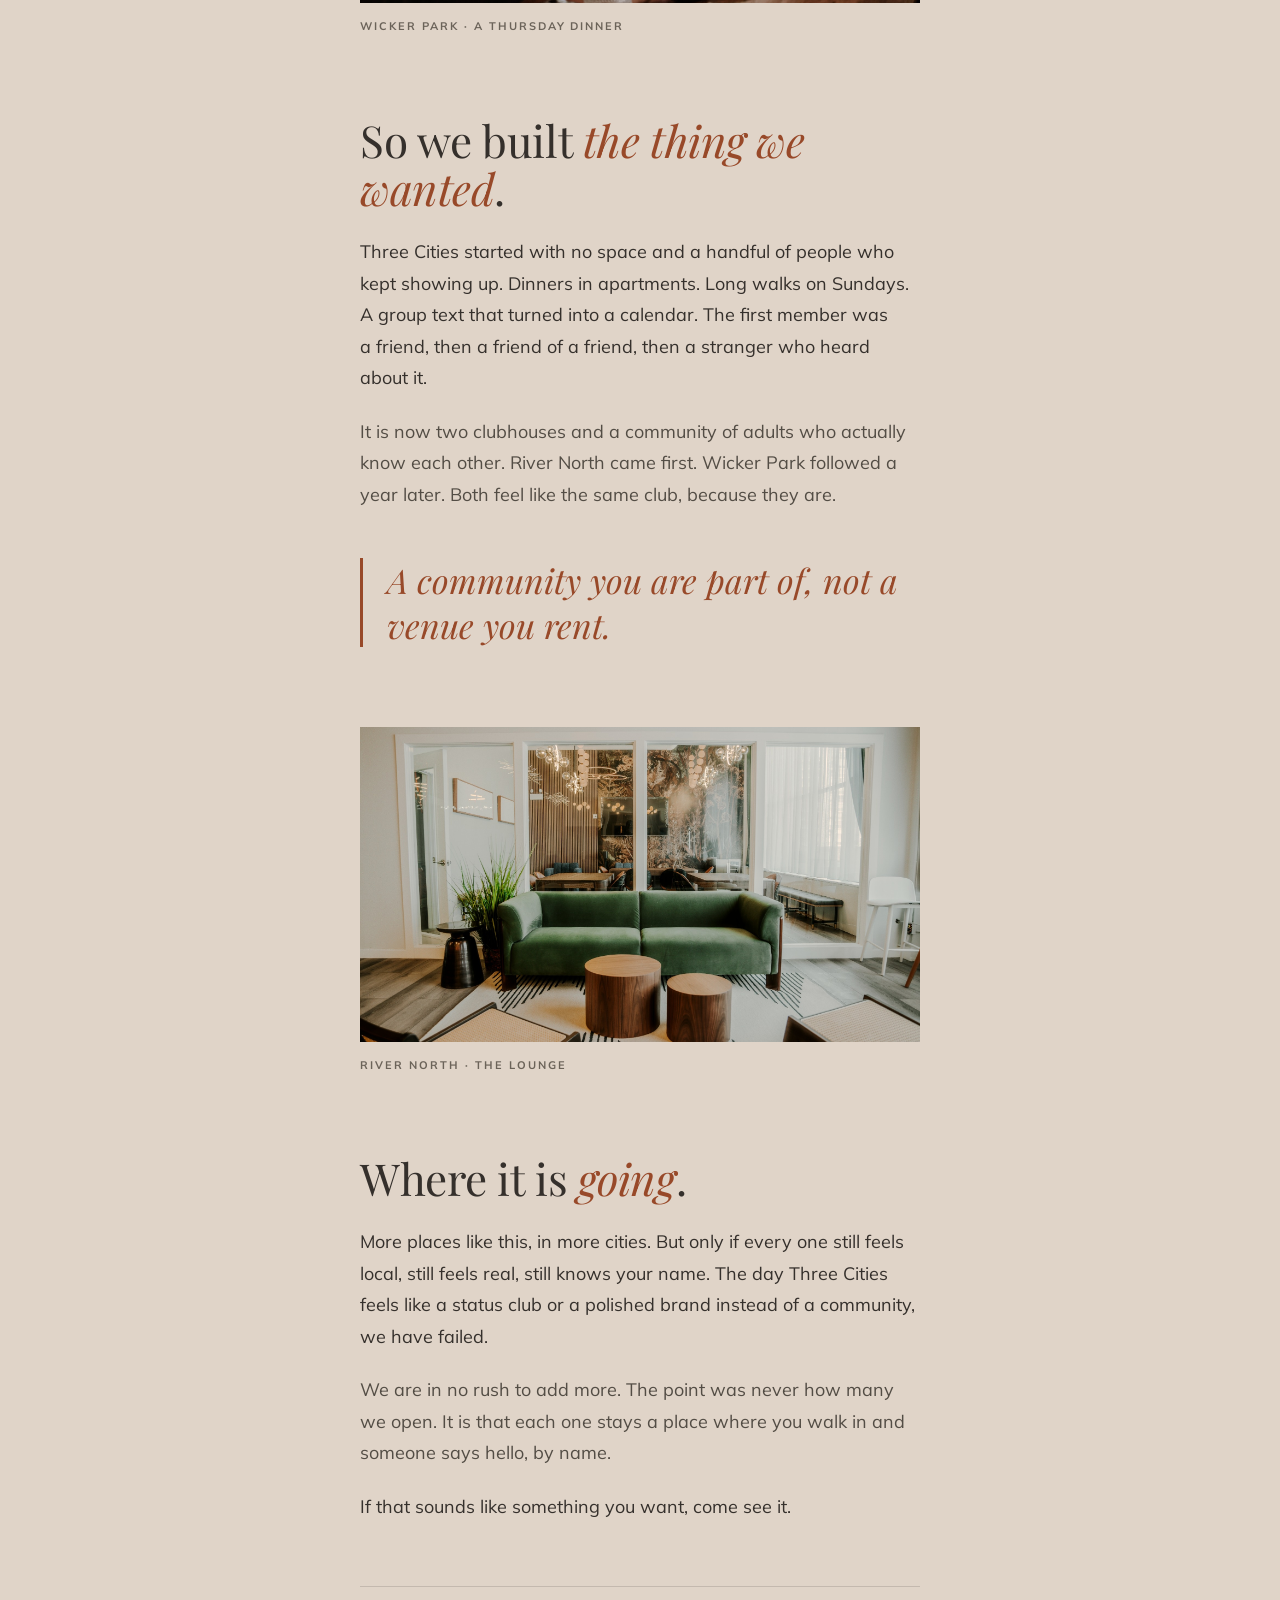
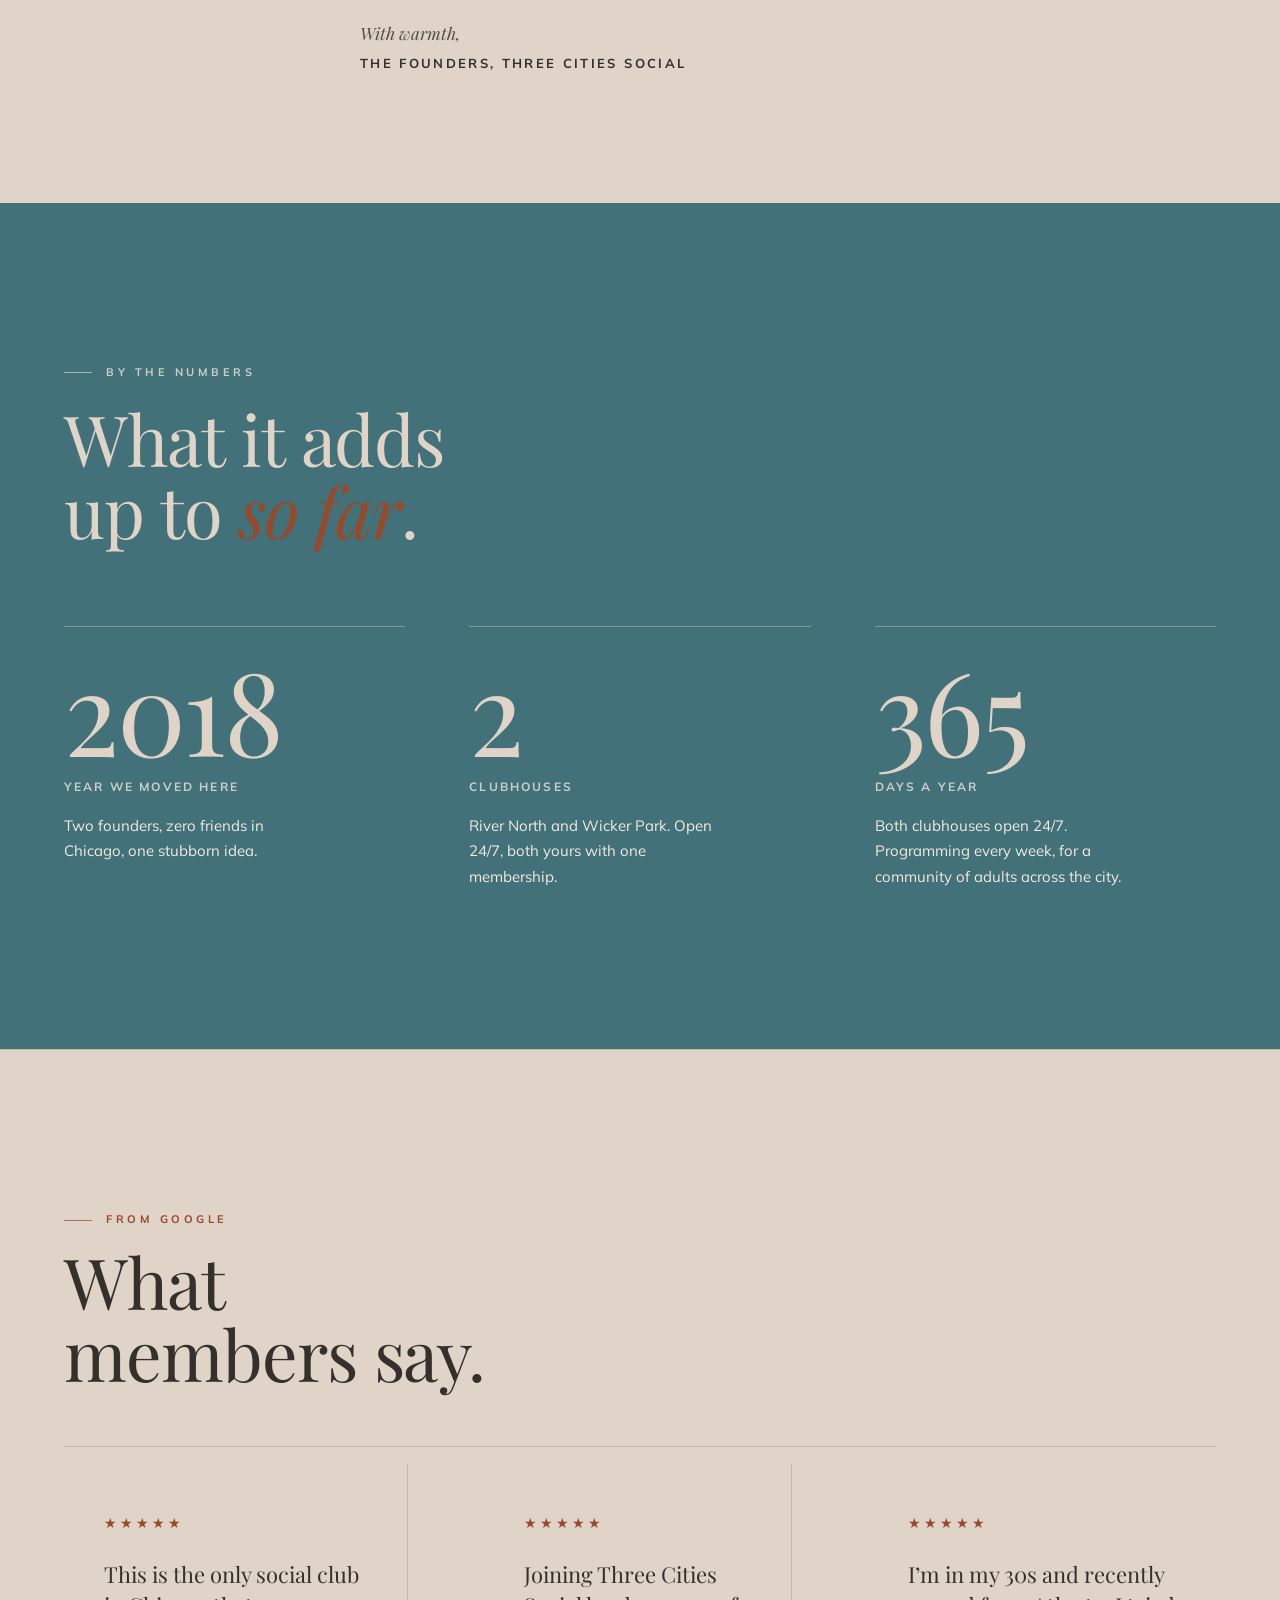
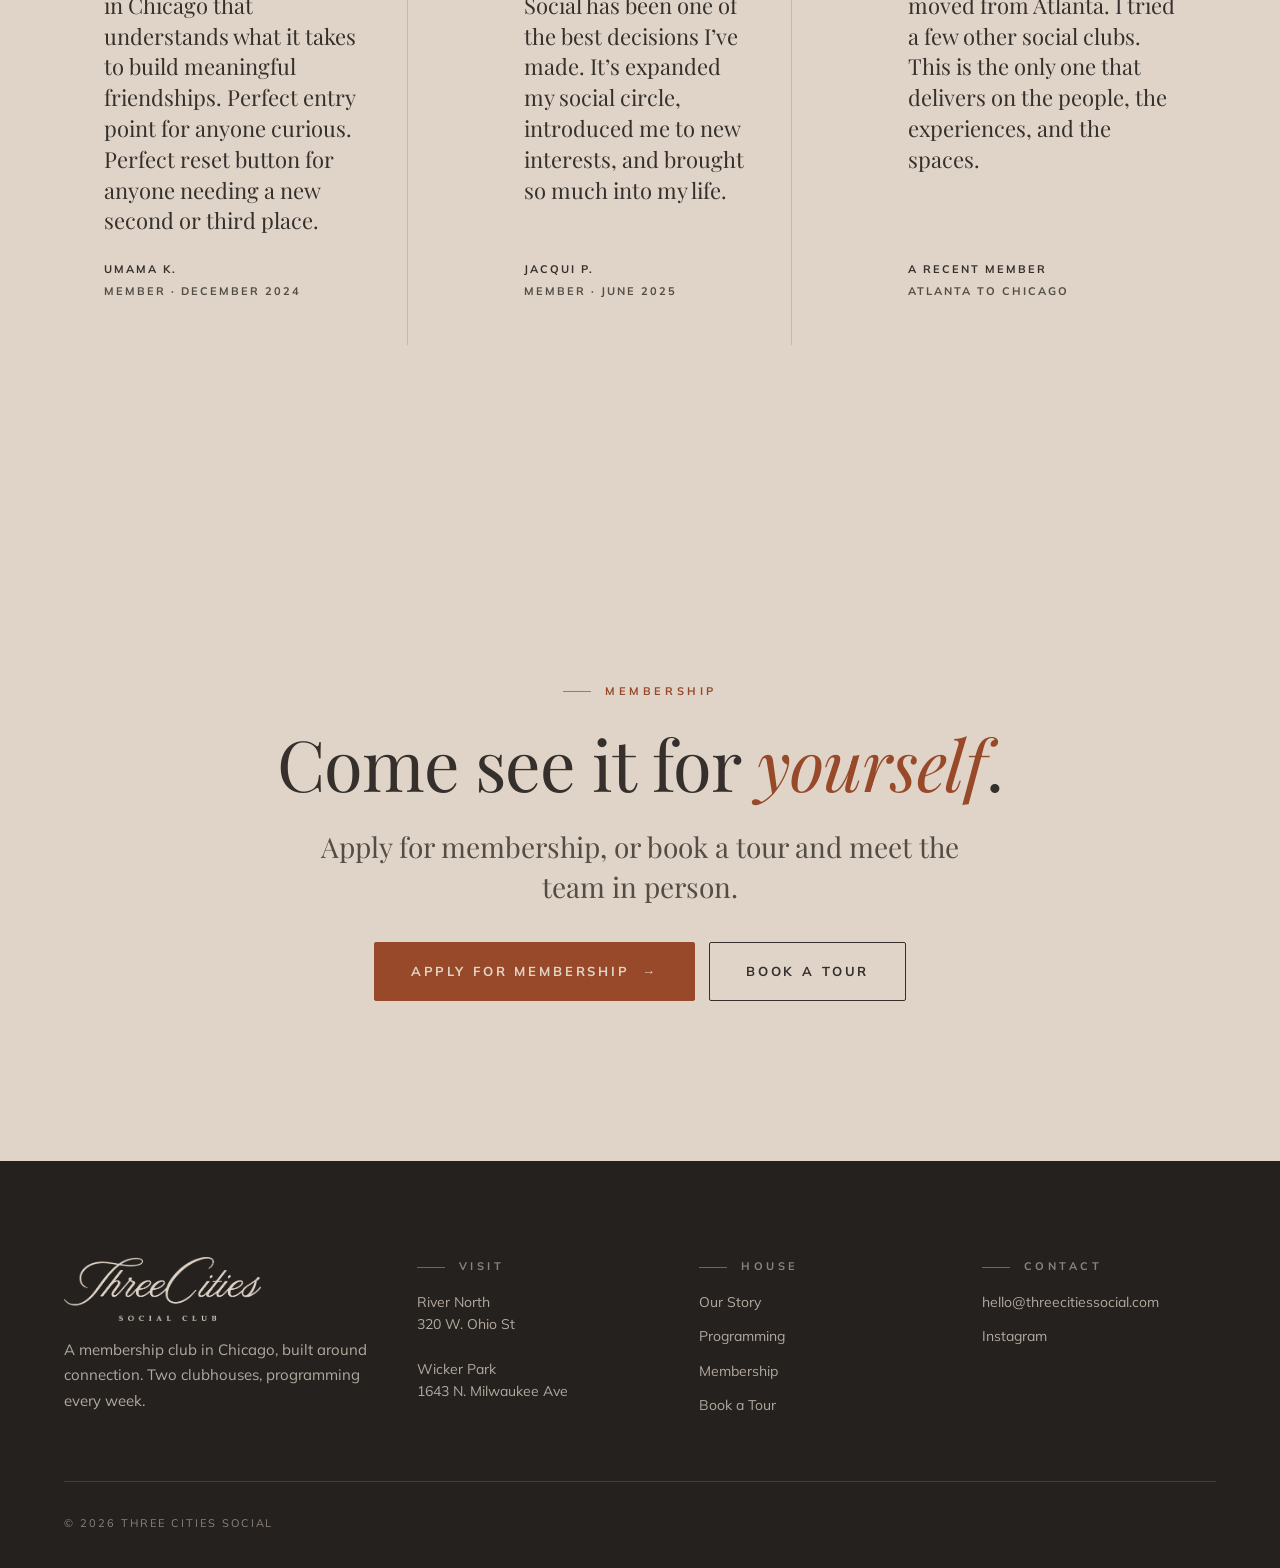
<file: site/story.html>
<!doctype html>
<html lang="en">
<head>
<meta charset="utf-8" />
<meta name="viewport" content="width=device-width, initial-scale=1, viewport-fit=cover" />
<title>Our Story | A Chicago Social Club Built on Connection</title>
<meta name="description" content="How Three Cities Social became a Chicago social club built to fight adult loneliness through real connection. This is our story." />
<!-- SEO -->
<link rel="canonical" href="https://threecitiessocial.com/story" />
<meta property="og:type" content="website" />
<meta property="og:site_name" content="Three Cities Social" />
<meta property="og:url" content="https://threecitiessocial.com/story" />
<meta property="og:title" content="Our Story. Three Cities Social, Chicago." />
<meta property="og:description" content="Why we built Three Cities Social. A letter from the founders on starting Chicago's membership club for real connection." />
<meta property="og:image" content="https://threecitiessocial.com/uploads/compressed_A7400018-HDR.jpg" />
<meta name="twitter:card" content="summary_large_image" />
<meta name="twitter:title" content="Our Story. Three Cities Social, Chicago." />
<meta name="twitter:description" content="Why we built Three Cities Social. A letter from the founders on starting Chicago's membership club for real connection." />
<meta name="twitter:image" content="https://threecitiessocial.com/uploads/compressed_A7400018-HDR.jpg" />

<link rel="icon" type="image/png" href="../assets/icons/mark-black.png" />
<link rel="apple-touch-icon" href="../assets/icons/mark-black.png" />
<link rel="preconnect" href="https://fonts.googleapis.com" />
<link rel="preconnect" href="https://fonts.gstatic.com" crossorigin />
<link href="https://fonts.googleapis.com/css2?family=Playfair+Display:ital,wght@0,400;0,500;0,600;0,700;0,800;1,400;1,500&family=Mulish:wght@300;400;500;600;700;800&display=swap" rel="stylesheet" />
<link rel="stylesheet" href="styles.css" />
<style>
/* Story page */
.story-hero {
  position: relative;
  isolation: isolate;
  overflow: hidden;
  background: var(--matte-black-deep);
  color: var(--off-white);
  min-height: 70svh;
  display: flex; align-items: flex-end;
}
.story-hero__media { position: absolute; inset: 0; z-index: 0; }
.story-hero__media img {
  width: 100%; height: 100%;
  object-fit: cover;
  opacity: 0.5;
}
.story-hero__media::after {
  content: ""; position: absolute; inset: 0;
  background: linear-gradient(180deg, rgba(37,33,30,0.5) 0%, rgba(37,33,30,0.85) 100%);
}
.story-hero__inner {
  position: relative; z-index: 1;
  width: 100%;
  max-width: var(--container);
  margin: 0 auto;
  padding: 160px 22px 80px;
}
@media (min-width: 720px) { .story-hero__inner { padding: 200px 40px 110px; } }
@media (min-width: 1100px) { .story-hero__inner { padding: 220px 64px 140px; } }
.story-hero h1 { color: var(--off-white); max-width: 22ch; }
.story-hero h1 em { color: var(--autumn-soft); font-style: italic; }
.story-hero__meta {
  margin-top: 24px;
  display: flex; gap: 14px;
  font-size: 11px;
  letter-spacing: var(--tracking-wider);
  text-transform: uppercase;
  color: var(--fg-inverse-muted);
  font-weight: 700;
}
.story-hero__meta span + span::before {
  content: "·"; margin-right: 14px; color: var(--fg-inverse-subtle);
}

.letter {
  max-width: var(--container-letter);
  margin: 0 auto;
  padding: 96px 22px;
}
@media (min-width: 720px) { .letter { padding: 128px 40px; } }
.letter__lede {
  font-family: var(--font-display);
  font-style: italic;
  font-weight: 400;
  font-size: clamp(26px, 3.4vw, 36px);
  line-height: 1.3;
  color: var(--fg);
  margin: 0 0 48px;
  text-wrap: pretty;
}
.letter__lede em { color: var(--accent); }
.letter p {
  font-size: 18px;
  line-height: 1.75;
  color: var(--fg);
  margin: 0 0 22px;
}
.letter p.muted { color: var(--fg-muted); }
.letter h2 {
  font-family: var(--font-display);
  font-weight: 400;
  font-size: clamp(32px, 4vw, 44px);
  line-height: 1.1;
  letter-spacing: -0.01em;
  margin: 56px 0 24px;
  color: var(--fg);
}
.letter h2 em { font-style: italic; color: var(--accent); }
.letter .pullquote {
  font-family: var(--font-display);
  font-style: italic;
  font-weight: 400;
  font-size: clamp(26px, 3.2vw, 34px);
  line-height: 1.3;
  color: var(--accent);
  margin: 48px 0;
  padding-left: 24px;
  border-left: 3px solid var(--accent);
  text-wrap: pretty;
}
.letter .sign {
  margin-top: 64px;
  padding-top: 32px;
  border-top: 1px solid var(--line);
  font-family: var(--font-display);
  font-style: italic;
  color: var(--fg-muted);
}
.letter .sign-name {
  display: block;
  font-style: normal;
  font-family: var(--font-sans);
  font-weight: 700;
  font-size: 13px;
  letter-spacing: var(--tracking-wider);
  text-transform: uppercase;
  color: var(--fg);
  margin-top: 6px;
}

/* Inline photo bands within the letter */
.story-band {
  position: relative;
  margin: 80px 0;
}
.story-band img {
  width: 100%;
  aspect-ratio: 16/9;
  object-fit: cover;
}
.story-band figcaption {
  margin-top: 14px;
  font-size: 11px;
  letter-spacing: var(--tracking-wider);
  text-transform: uppercase;
  color: var(--fg-subtle);
  font-weight: 700;
}

/* Numbers section */
.numbers {
  display: grid;
  grid-template-columns: 1fr;
  gap: 48px;
  text-align: left;
}
@media (min-width: 720px) {
  .numbers { grid-template-columns: repeat(3, 1fr); gap: 64px; }
}
.number {
  padding-top: 28px;
  border-top: 1px solid var(--line-inverse-strong);
}
.section--teal .number { border-top-color: rgba(242,235,224,0.32); }
.number__value {
  font-family: var(--font-display);
  font-weight: 400;
  font-size: clamp(72px, 9vw, 120px);
  line-height: 0.95;
  letter-spacing: -0.02em;
  color: var(--off-white);
}
.number__label {
  margin-top: 12px;
  font-family: var(--font-sans);
  font-weight: 700;
  font-size: 12px;
  letter-spacing: var(--tracking-wider);
  text-transform: uppercase;
  color: var(--fg-on-teal-muted);
}
.number__copy {
  margin-top: 16px;
  font-size: 15px;
  color: var(--fg-on-teal-muted);
  max-width: 28ch;
}
</style>
<script type="application/ld+json">{"@context":"https://schema.org","@type":"Organization","name":"Three Cities Social","url":"https://threecitiessocial.com","aggregateRating":{"@type":"AggregateRating","ratingValue":"5.0","reviewCount":"3","bestRating":"5"},"review":[{"@type":"Review","reviewRating":{"@type":"Rating","ratingValue":"5","bestRating":"5"},"author":{"@type":"Person","name":"Umama K."},"reviewBody":"This is the only social club in Chicago that understands what it takes to build meaningful friendships. Perfect entry point for anyone curious. Perfect reset button for anyone needing a new second or third place."},{"@type":"Review","reviewRating":{"@type":"Rating","ratingValue":"5","bestRating":"5"},"author":{"@type":"Person","name":"Jacqui P."},"reviewBody":"Joining Three Cities Social has been one of the best decisions I've made. It's expanded my social circle, introduced me to new interests, and brought so much into my life."},{"@type":"Review","reviewRating":{"@type":"Rating","ratingValue":"5","bestRating":"5"},"author":{"@type":"Person","name":"A recent member"},"reviewBody":"I'm in my 30s and recently moved from Atlanta. I tried a few other social clubs. This is the only one that delivers on the people, the experiences, and the spaces."}]}</script>
</head>
<body>

<!-- NAV -->
<header class="nav" data-screen-label="01 Nav">
  <div class="nav__inner">
    <a class="nav__brand wordmark wordmark--nav" href="index.html" aria-label="Three Cities Social home">
      <img src="../assets/logos/wordmark-wide-black.png" alt="Three Cities Social" />
    </a>
    <nav class="nav__menu" aria-label="Primary">
      <a href="story.html" class="is-active">Story</a>
      <span class="nav__has-dropdown">
        <a href="locations.html">Locations</a>
        <span class="nav__dropdown">
          <a href="river-north.html">River North</a>
          <a href="wicker-park.html">Wicker Park</a>
        </span>
      </span>
      <span class="nav__has-dropdown">
        <a href="events.html">Programming</a>
        <span class="nav__dropdown">
          <a href="events.html">Calendar</a>
          <a href="networking-events-chicago.html">Networking Events</a>
        </span>
      </span>
      <a href="membership.html">Membership</a>
      <span class="nav__has-dropdown">
        <a href="host.html">Host</a>
        <span class="nav__dropdown">
          <a href="host.html">Venue Rental</a>
          <a href="host-a-dinner.html">Host a Dinner</a>
        </span>
      </span>
    </nav>
    <div class="nav__right">
      <a href="membership.html#apply" class="btn btn--accent nav__cta">Apply</a>
      <button class="nav__toggle" aria-label="Open menu" aria-expanded="false" data-toggle-drawer>
        <span></span>
      </button>
    </div>
  </div>
</header>

<aside class="nav__drawer" id="nav-drawer" aria-hidden="true">
  <button class="nav__drawer-close" aria-label="Close menu" data-close-drawer>&times;</button>
  <a href="story.html">Story</a>
  <a href="locations.html">Locations</a>
  <a href="river-north.html" class="nav__drawer-sub">River North</a>
  <a href="wicker-park.html" class="nav__drawer-sub">Wicker Park</a>
  <a href="events.html">Programming</a>
  <a href="networking-events-chicago.html" class="nav__drawer-sub">Networking Events</a>
  <a href="membership.html">Membership</a>
  <a href="host.html">Venue Rental</a>
  <a href="host-a-dinner.html" class="nav__drawer-sub">Host a Dinner</a>
  <a href="membership.html#apply" class="btn btn--accent">Apply for Membership</a>
</aside>

<!-- HERO -->
<section class="story-hero" data-screen-label="02 Story hero">
  <div class="story-hero__media" aria-hidden="true">
    <img src="../uploads/compressed_A7400122-HDR.jpg" alt="The dining room at the River North clubhouse" />
  </div>
  <div class="story-hero__inner">
    <span class="eyebrow eyebrow--inverse reveal">Our Story</span>
    <h1 class="h-display reveal" style="--delay: 80ms; margin-top: 24px;">
      We built the club <em>we wished existed</em>.
    </h1>
    <div class="story-hero__meta reveal" style="--delay: 160ms">
      <span>A Letter</span><span>From the founders</span><span>Chicago</span>
    </div>
  </div>
</section>

<!-- LETTER -->
<article class="letter">
  <p class="letter__lede reveal">
    We moved to Chicago in 2018 not knowing a single person.
  </p>

  <p class="reveal">
    We did the thing you are supposed to do. Joined the clubs. Went to the events. Showed up at the bars. We always had a good time. We never built community.
  </p>

  <p class="muted reveal" style="--delay: 60ms">
    Turns out we were not the only ones. Making friends as an adult is genuinely hard, and the city does not make it easier. The options are networking that feels transactional, apps that go nowhere, or the same few bars. None of it is built for actual friendship.
  </p>

  <figure class="story-band reveal">
    <img src="../uploads/TC%20Nov%20Event-43.jpg" alt="Members around a long table, raising glasses" loading="lazy" />
    <figcaption>Wicker Park &middot; A Thursday dinner</figcaption>
  </figure>

  <h2 class="reveal">So we built <em>the thing we wanted</em>.</h2>

  <p class="reveal">
    Three Cities started with no space and a handful of people who kept showing up. Dinners in apartments. Long walks on Sundays. A group text that turned into a calendar. The first member was a friend, then a friend of a friend, then a stranger who heard about it.
  </p>

  <p class="muted reveal" style="--delay: 60ms">
    It is now two clubhouses and a community of adults who actually know each other. River North came first. Wicker Park followed a year later. Both feel like the same club, because they are.
  </p>

  <p class="pullquote reveal">
    A community you are part of, not a venue you rent.
  </p>

  <figure class="story-band reveal">
    <img src="../uploads/compressed_A7400018-HDR.jpg" alt="Inside the River North clubhouse" loading="lazy" />
    <figcaption>River North &middot; The lounge</figcaption>
  </figure>

  <h2 class="reveal">Where it is <em>going</em>.</h2>

  <p class="reveal">
    More places like this, in more cities. But only if every one still feels local, still feels real, still knows your name. The day Three Cities feels like a status club or a polished brand instead of a community, we have failed.
  </p>

  <p class="muted reveal" style="--delay: 60ms">
    We are in no rush to add more. The point was never how many we open. It is that each one stays a place where you walk in and someone says hello, by name.
  </p>

  <p class="reveal" style="--delay: 120ms">
    If that sounds like something you want, come see it.
  </p>

  <div class="sign reveal" style="--delay: 180ms">
    With warmth,<br />
    <span class="sign-name">The Founders, Three Cities Social</span>
  </div>
</article>

<!-- NUMBERS -->
<section class="section section--teal" data-screen-label="03 By the numbers">
  <div class="shell">
    <div class="section__head reveal">
      <span class="eyebrow eyebrow--on-teal">By the numbers</span>
      <h2 class="h-section" style="color: var(--off-white);">What it adds up to <em>so far</em>.</h2>
    </div>

    <div class="numbers">
      <div class="number reveal">
        <div class="number__value">2018</div>
        <div class="number__label">Year we moved here</div>
        <p class="number__copy">Two founders, zero friends in Chicago, one stubborn idea.</p>
      </div>
      <div class="number reveal" style="--delay: 100ms">
        <div class="number__value">2</div>
        <div class="number__label">Clubhouses</div>
        <p class="number__copy">River North and Wicker Park. Open 24/7, both yours with one membership.</p>
      </div>
      <div class="number reveal" style="--delay: 200ms">
        <div class="number__value">365</div>
        <div class="number__label">Days a year</div>
        <p class="number__copy">Both clubhouses open 24/7. Programming every week, for a community of adults across the city.</p>
      </div>
    </div>
  </div>
</section>

<!-- TESTIMONIALS -->
<section class="section section--rule" data-screen-label="04 Reviews">
  <style>
    .reviews__head { display:flex; flex-direction:column; gap:18px; margin-bottom:56px; max-width:56ch; }
    .reviews__grid { display:grid; grid-template-columns:1fr; gap:0; border-top:1px solid var(--line); }
    @media (min-width:820px){ .reviews__grid { grid-template-columns:repeat(3,1fr); border-top:1px solid var(--line); } }
    .review { padding:40px 0; border-bottom:1px solid var(--line); display:flex; flex-direction:column; gap:24px; }
    @media (min-width:820px){ .review { padding:48px 36px 44px 0; border-bottom:0; border-right:1px solid var(--line); } .review+.review{ padding-left:36px; } .review:last-child{ border-right:0; padding-right:0; } }
    .review__stars { color:var(--accent); font-size:14px; letter-spacing:3px; }
    .review__text { font-family:var(--font-display); font-size:22px; line-height:1.4; color:var(--fg); margin:0; }
    .review__attr { margin-top:auto; display:flex; flex-direction:column; gap:4px; font-family:var(--font-sans); font-weight:700; font-size:11px; letter-spacing:var(--tracking-wider); text-transform:uppercase; color:var(--fg-muted); }
    .review__name { color:var(--fg); }
  </style>
  <div class="shell">
    <div class="reviews__head reveal">
      <span class="eyebrow eyebrow--accent">From Google</span>
      <h2 class="h-section">What members say.</h2>
    </div>
    <div class="reviews__grid">
      <figure class="review reveal">
        <span class="review__stars" aria-label="5 out of 5 stars">★★★★★</span>
        <blockquote class="review__text">This is the only social club in Chicago that understands what it takes to build meaningful friendships. Perfect entry point for anyone curious. Perfect reset button for anyone needing a new second or third place.</blockquote>
        <figcaption class="review__attr"><span class="review__name">Umama K.</span><span>Member &middot; December 2024</span></figcaption>
      </figure>
      <figure class="review reveal" style="--delay:120ms">
        <span class="review__stars" aria-label="5 out of 5 stars">★★★★★</span>
        <blockquote class="review__text">Joining Three Cities Social has been one of the best decisions I&rsquo;ve made. It&rsquo;s expanded my social circle, introduced me to new interests, and brought so much into my life.</blockquote>
        <figcaption class="review__attr"><span class="review__name">Jacqui P.</span><span>Member &middot; June 2025</span></figcaption>
      </figure>
      <figure class="review reveal" style="--delay:240ms">
        <span class="review__stars" aria-label="5 out of 5 stars">★★★★★</span>
        <blockquote class="review__text">I&rsquo;m in my 30s and recently moved from Atlanta. I tried a few other social clubs. This is the only one that delivers on the people, the experiences, and the spaces.</blockquote>
        <figcaption class="review__attr"><span class="review__name">A recent member</span><span>Atlanta to Chicago</span></figcaption>
      </figure>
    </div>
  </div>
</section>

<!-- CLOSER -->
<section class="section" data-screen-label="05 Closer">
  <div class="shell shell--narrow" style="text-align: center;">
    <div class="reveal" style="display:flex; flex-direction: column; gap: 28px; align-items: center;">
      <span class="eyebrow eyebrow--accent">Membership</span>
      <h2 class="h-section">Come see it for <em>yourself</em>.</h2>
      <p class="lede" style="text-align: center; margin: 0 auto;">Apply for membership, or book a tour and meet the team in person.</p>
      <div style="display:flex; flex-wrap:wrap; gap:14px; justify-content:center; margin-top: 8px;">
        <a href="membership.html#apply" class="btn btn--accent btn--lg">Apply for Membership <span class="arrow">→</span></a>
        <a href="../join.html" class="btn btn--ghost btn--lg">Book a Tour</a>
      </div>
    </div>
  </div>
</section>

<!-- FOOTER -->
<footer class="footer">
  <div class="shell">
    <div class="footer__top">
      <div class="footer__brand">
        <a class="wordmark wordmark--footer" href="index.html" aria-label="Three Cities Social home">
          <img src="../assets/logos/wordmark-wide-cream.png" alt="Three Cities Social" />
        </a>
        <p>A membership club in Chicago, built around connection. Two clubhouses, programming every week.</p>
      </div>
      <div class="footer__col">
        <span class="eyebrow">Visit</span>
        <a href="locations.html#river-north">River North<br/>320 W. Ohio St</a>
        <a href="locations.html#wicker-park" style="margin-top: 10px;">Wicker Park<br/>1643 N. Milwaukee Ave</a>
      </div>
      <div class="footer__col">
        <span class="eyebrow">House</span>
        <a href="story.html">Our Story</a>
        <a href="index.html#programming">Programming</a>
        <a href="membership.html">Membership</a>
        <a href="../join.html">Book a Tour</a>
      </div>
      <div class="footer__col">
        <span class="eyebrow">Contact</span>
        <a href="mailto:hello@threecitiessocial.com">hello@threecitiessocial.com</a>
        <a href="https://instagram.com/threecities.social" target="_blank" rel="noopener">Instagram</a>
      </div>
    </div>
    <div class="footer__bot">
      <span>&copy; 2026 Three Cities Social</span>
    </div>
  </div>
</footer>

<script>
(function () {
  'use strict';
  var drawer = document.getElementById('nav-drawer');
  var toggleBtn = document.querySelector('[data-toggle-drawer]');
  var closeBtn  = document.querySelector('[data-close-drawer]');
  function open()  { drawer.classList.add('is-open');    drawer.setAttribute('aria-hidden','false'); toggleBtn.setAttribute('aria-expanded','true');  document.body.style.overflow='hidden'; }
  function close() { drawer.classList.remove('is-open'); drawer.setAttribute('aria-hidden','true');  toggleBtn.setAttribute('aria-expanded','false'); document.body.style.overflow=''; }
  if (toggleBtn) toggleBtn.addEventListener('click', open);
  if (closeBtn)  closeBtn.addEventListener('click', close);
  drawer.querySelectorAll('a').forEach(function (a) { a.addEventListener('click', close); });
  document.addEventListener('keydown', function (e) { if (e.key === 'Escape' && drawer.classList.contains('is-open')) close(); });

  if ('IntersectionObserver' in window) {
    var io = new IntersectionObserver(function (entries) {
      entries.forEach(function (entry) {
        if (entry.isIntersecting) { entry.target.classList.add('is-in'); io.unobserve(entry.target); }
      });
    }, { threshold: 0.12, rootMargin: '0px 0px -40px 0px' });
    document.querySelectorAll('.reveal').forEach(function (el) { io.observe(el); });
  } else {
    document.querySelectorAll('.reveal').forEach(function (el) { el.classList.add('is-in'); });
  }
})();
</script>

</body>
</html>
</file>
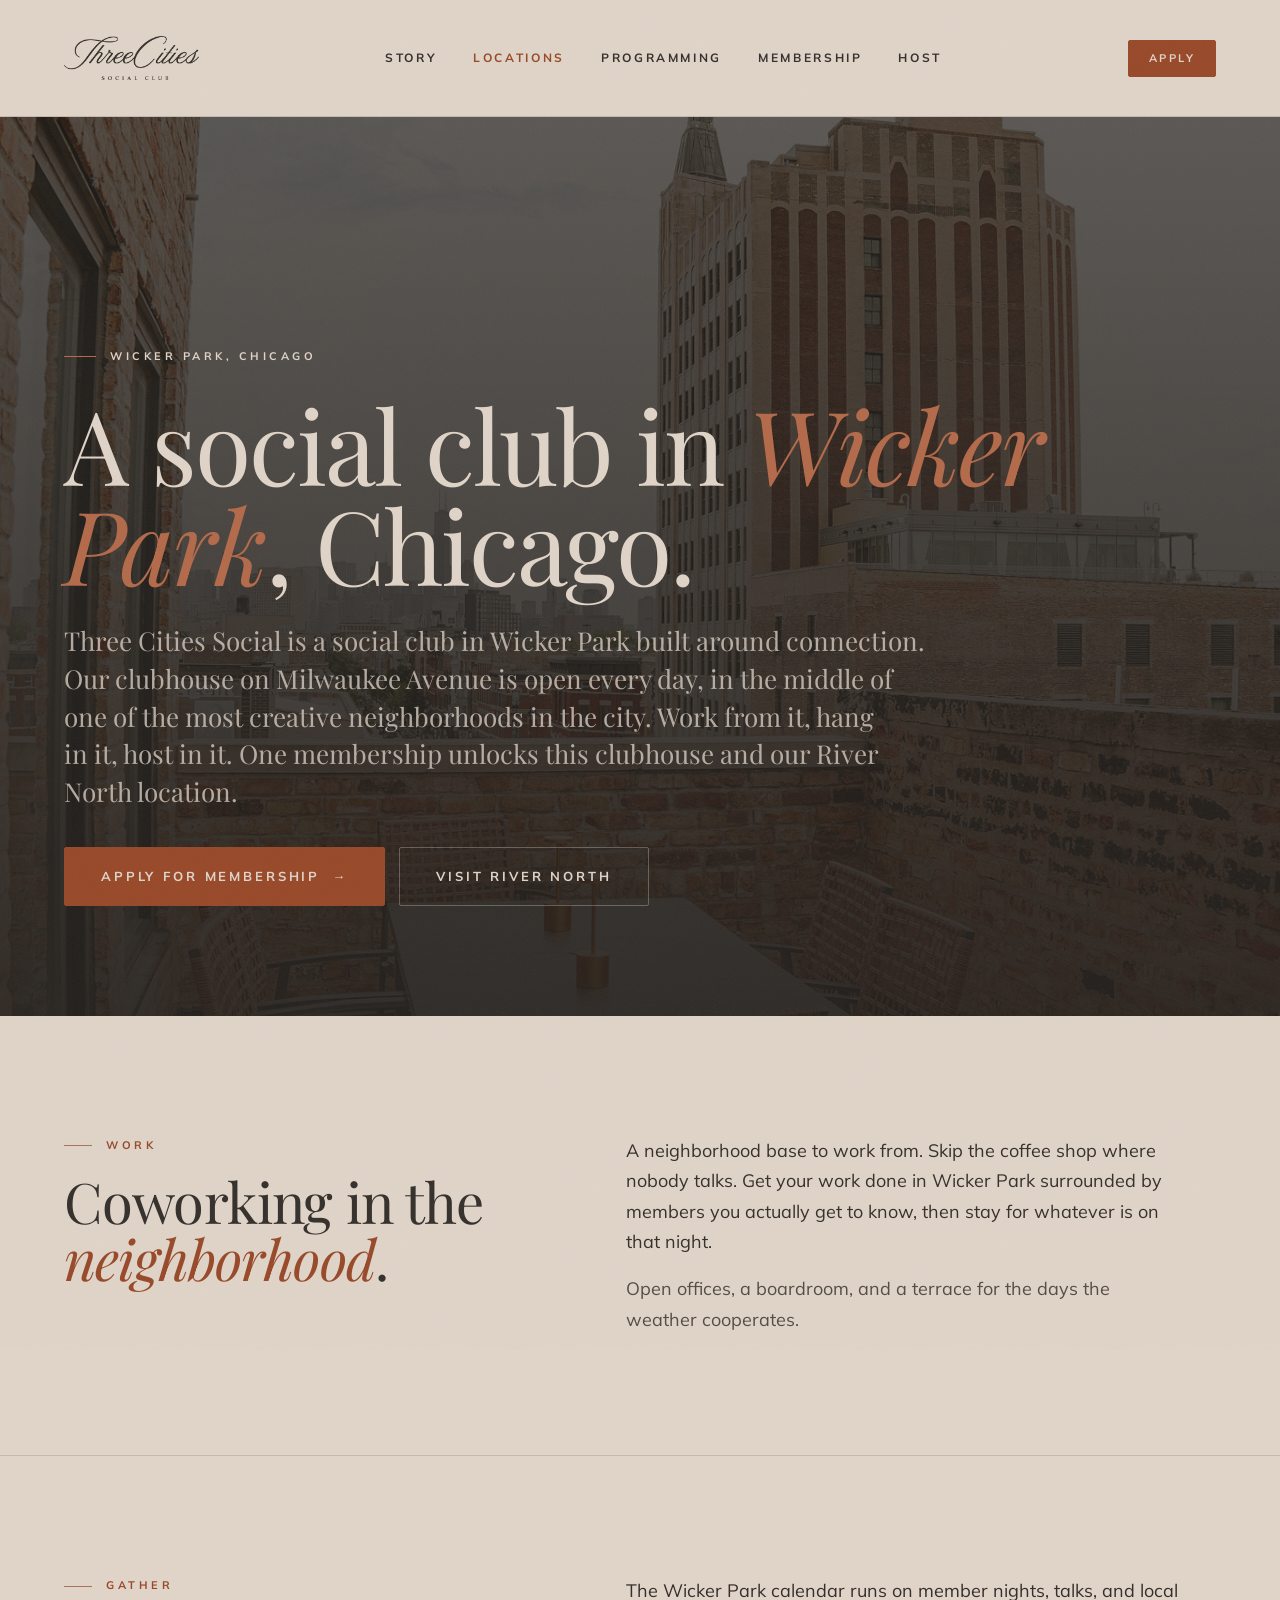
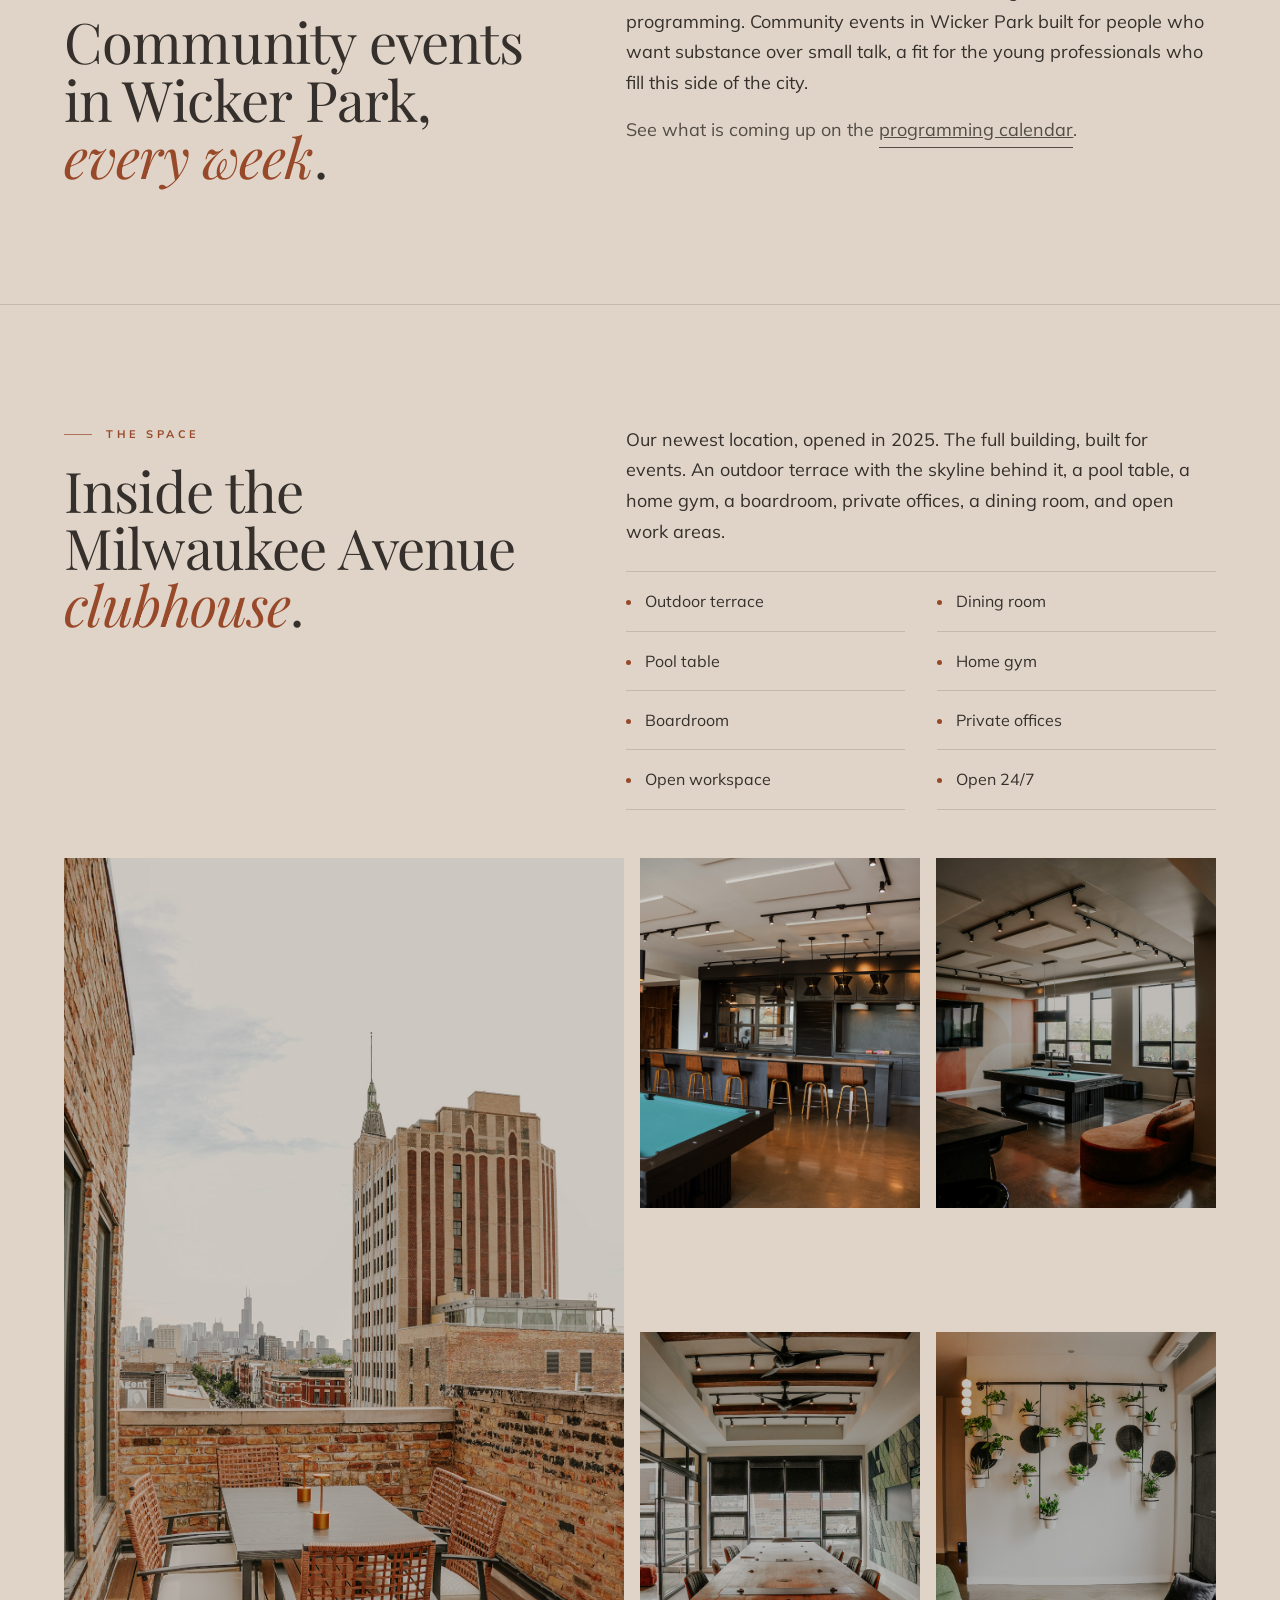
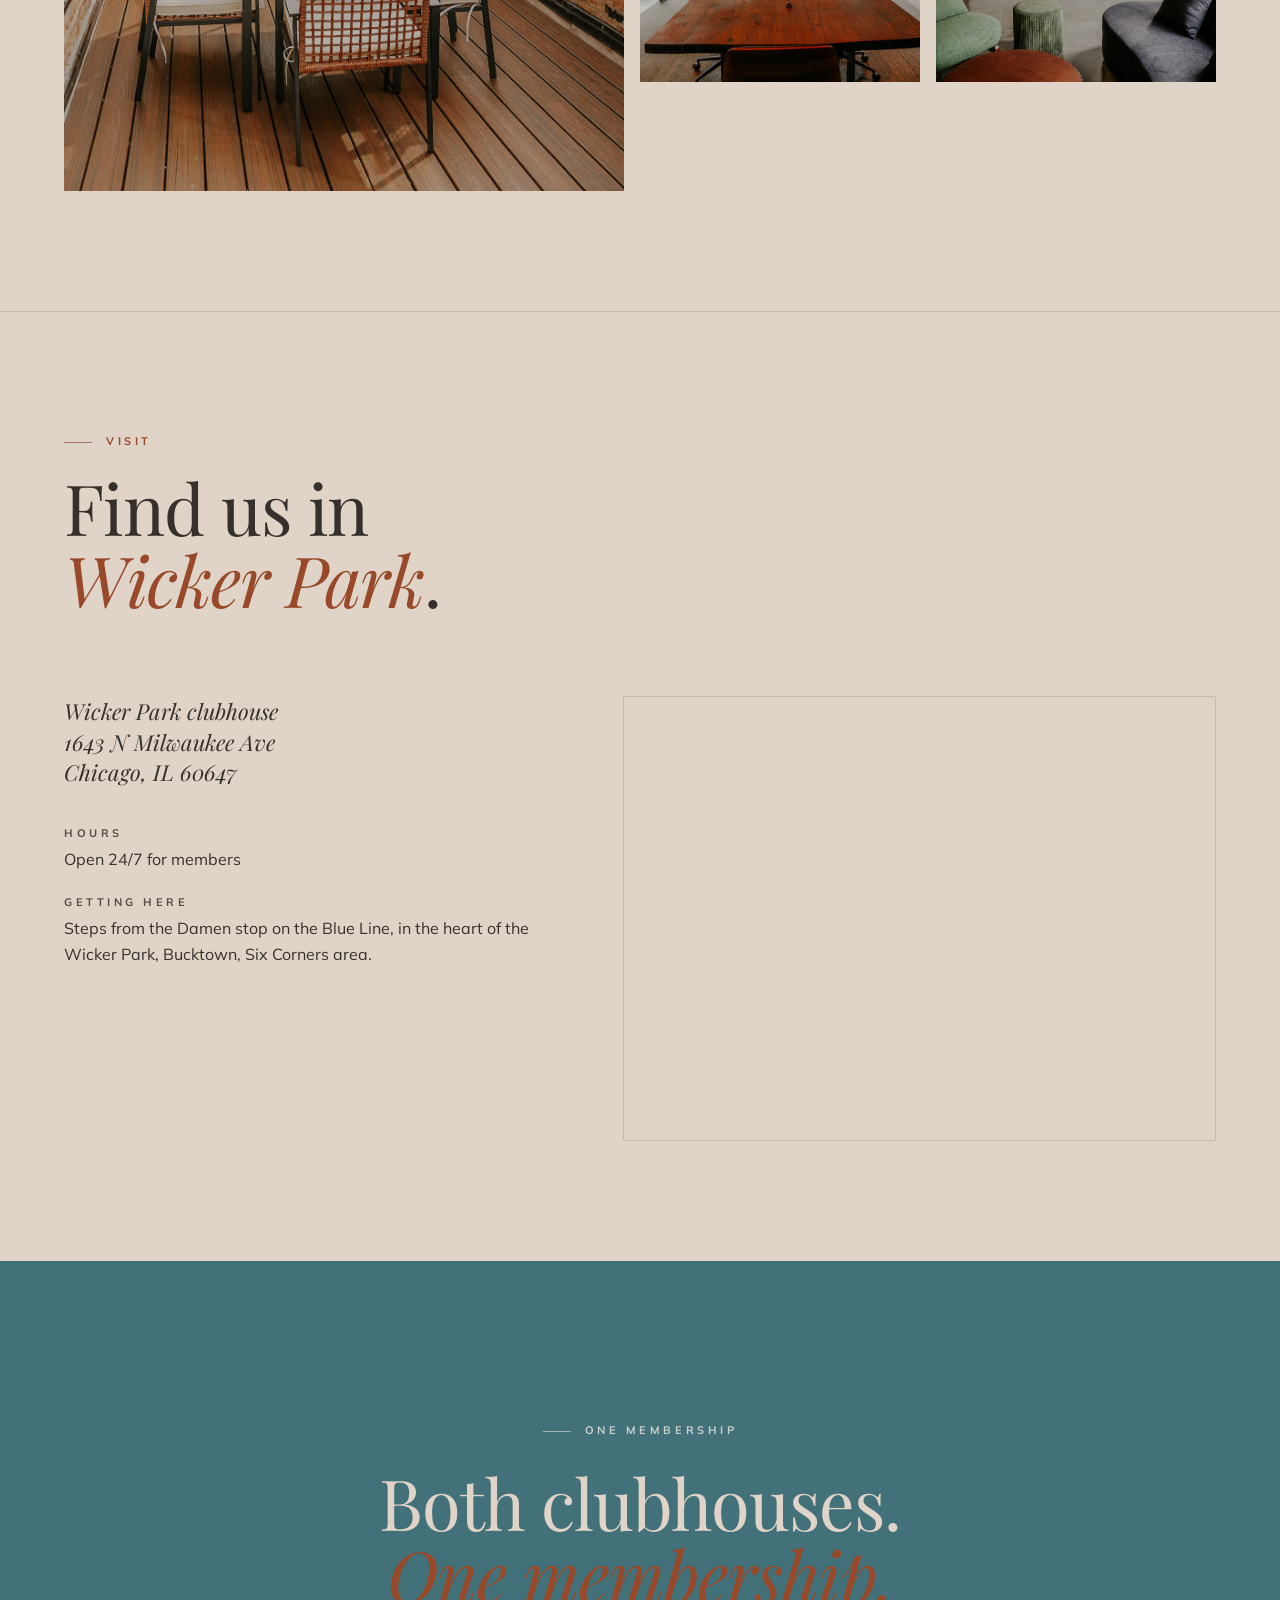
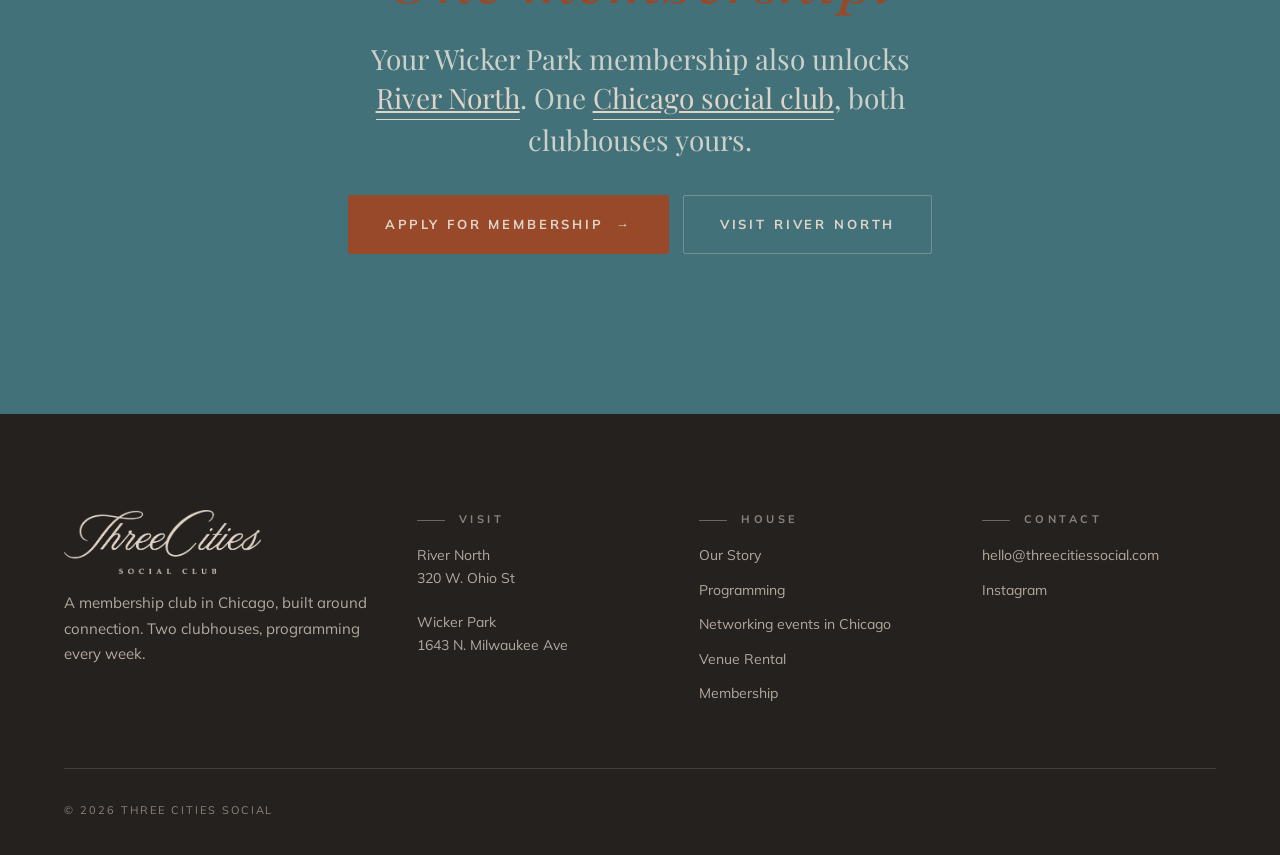
<file: site/wicker-park.html>
<!doctype html>
<html lang="en">
<head>
<meta charset="utf-8" />
<meta name="viewport" content="width=device-width, initial-scale=1, viewport-fit=cover" />
<title>Social Club and Coworking in Wicker Park | Three Cities Social</title>
<meta name="description" content="A social club and coworking space in Wicker Park, Chicago. Daily clubhouse access on Milwaukee Avenue, weekly community events, and a membership built around real connection." />
<link rel="canonical" href="https://threecitiessocial.com/wicker-park" />
<meta property="og:type" content="website" />
<meta property="og:site_name" content="Three Cities Social" />
<meta property="og:url" content="https://threecitiessocial.com/wicker-park" />
<meta property="og:title" content="Social Club and Coworking in Wicker Park | Three Cities Social" />
<meta property="og:description" content="A social club and coworking space in Wicker Park, Chicago. Daily clubhouse access on Milwaukee Avenue, weekly community events, and a membership built around real connection." />
<meta property="og:image" content="https://threecitiessocial.com/uploads/3%20Cities-077.jpg" />
<meta name="twitter:card" content="summary_large_image" />
<meta name="twitter:title" content="Social Club and Coworking in Wicker Park | Three Cities Social" />
<meta name="twitter:description" content="A social club and coworking space in Wicker Park, Chicago. Daily clubhouse access on Milwaukee Avenue, weekly community events, and a membership built around real connection." />
<meta name="twitter:image" content="https://threecitiessocial.com/uploads/3%20Cities-077.jpg" />

<link rel="icon" type="image/png" href="../assets/icons/mark-black.png" />
<link rel="apple-touch-icon" href="../assets/icons/mark-black.png" />
<link rel="preconnect" href="https://fonts.googleapis.com" />
<link rel="preconnect" href="https://fonts.gstatic.com" crossorigin />
<link href="https://fonts.googleapis.com/css2?family=Playfair+Display:ital,wght@0,400;0,500;0,600;0,700;0,800;1,400;1,500&family=Mulish:wght@300;400;500;600;700;800&display=swap" rel="stylesheet" />
<link rel="stylesheet" href="styles.css" />
<style>
.nb-hero {
  position: relative; isolation: isolate; overflow: hidden;
  background: var(--matte-black-deep); color: var(--off-white);
  min-height: 78svh; display: flex; align-items: flex-end;
}
.nb-hero__media { position: absolute; inset: 0; z-index: 0; }
.nb-hero__media img { width: 100%; height: 100%; object-fit: cover; opacity: 0.6; }
.nb-hero__media::after {
  content: ""; position: absolute; inset: 0;
  background: linear-gradient(180deg, rgba(37,33,30,0.45) 0%, rgba(37,33,30,0.85) 100%);
}
.nb-hero__inner {
  position: relative; z-index: 1; width: 100%;
  max-width: var(--container); margin: 0 auto;
  padding: 160px 22px 72px;
}
@media (min-width: 720px) { .nb-hero__inner { padding: 200px 40px 96px; } }
@media (min-width: 1100px) { .nb-hero__inner { padding: 220px 64px 110px; } }
.nb-hero__eyebrow {
  font-family: var(--font-sans); font-weight: 700; font-size: 11px;
  letter-spacing: var(--tracking-widest); text-transform: uppercase;
  color: var(--off-white); display: inline-flex; align-items: center; gap: 14px; margin-bottom: 28px;
}
.nb-hero__eyebrow::before { content: ""; width: 32px; height: 1px; background: var(--autumn-soft); }
.nb-hero h1 {
  font-family: var(--font-display); font-weight: 400;
  font-size: clamp(48px, 8vw, 112px); line-height: 0.98; letter-spacing: -0.02em;
  margin: 0; color: var(--off-white); max-width: 18ch;
}
.nb-hero h1 em { font-style: italic; color: var(--autumn-soft); }
.nb-hero__sub {
  margin-top: 28px; max-width: 54ch;
  font-family: var(--font-display); font-style: normal; font-weight: 400;
  font-size: clamp(20px, 2.2vw, 26px); line-height: 1.45; color: var(--fg-inverse-muted);
}
.nb-hero__actions { margin-top: 36px; display: flex; flex-wrap: wrap; gap: 14px; }

.nb-block { padding: 88px 0; }
@media (min-width: 720px) { .nb-block { padding: 120px 0; } }
.nb-block + .nb-block { border-top: 1px solid var(--line); }
.nb-split { display: grid; grid-template-columns: 1fr; gap: 40px; align-items: start; }
@media (min-width: 880px) { .nb-split { grid-template-columns: 0.9fr 1.1fr; gap: 80px; } }
.nb-split__head { display: flex; flex-direction: column; gap: 18px; }
.nb-split__head h2 {
  font-family: var(--font-display); font-weight: 400;
  font-size: clamp(34px, 4.4vw, 56px); line-height: 1.02; letter-spacing: -0.015em; margin: 0;
}
.nb-split__head h2 em { font-style: italic; color: var(--accent); }
.nb-split__body p { font-size: 18px; line-height: 1.7; color: var(--fg); }
.nb-split__body p + p { margin-top: 16px; color: var(--fg-muted); }

.nb-amen {
  list-style: none; padding: 0; margin: 0;
  display: grid; grid-template-columns: 1fr 1fr; gap: 0 32px;
  border-top: 1px solid var(--line);
}
.nb-amen li {
  padding: 16px 0; border-bottom: 1px solid var(--line);
  font-size: 16px; color: var(--fg); display: flex; align-items: baseline; gap: 14px;
}
.nb-amen li::before { content: ""; width: 5px; height: 5px; border-radius: 50%; background: var(--accent); flex-shrink: 0; transform: translateY(-2px); }
.nb-photos { display: grid; grid-template-columns: 1fr 1fr; gap: 12px; margin-top: 32px; }
@media (min-width: 760px) { .nb-photos { grid-template-columns: 2fr 1fr 1fr; gap: 16px; } }
.nb-photos figure { margin: 0; overflow: hidden; background: var(--ink-700); aspect-ratio: 4/5; }
.nb-photos figure.wide { grid-column: span 2; aspect-ratio: 16/10; }
@media (min-width: 760px) { .nb-photos figure.wide { grid-column: span 1; grid-row: span 2; aspect-ratio: 3/5; } }
.nb-photos img { width: 100%; height: 100%; object-fit: cover; }

.nb-find__grid { display: grid; grid-template-columns: 1fr; gap: 40px; align-items: start; }
@media (min-width: 880px) { .nb-find__grid { grid-template-columns: 1fr 1.2fr; gap: 64px; } }
.nb-find__addr { font-family: var(--font-display); font-style: italic; font-size: 22px; line-height: 1.4; color: var(--fg); }
.nb-find__meta { margin-top: 20px; display: flex; flex-direction: column; gap: 4px; }
.nb-find__meta dt {
  font-family: var(--font-sans); font-weight: 700; font-size: 11px; letter-spacing: var(--tracking-widest);
  text-transform: uppercase; color: var(--fg-muted); margin-top: 16px;
}
.nb-find__meta dd { margin: 0; font-size: 16px; color: var(--fg); }
.nb-map { width: 100%; aspect-ratio: 4/3; border: 1px solid var(--line); border-radius: 2px; overflow: hidden; }
.nb-map iframe { width: 100%; height: 100%; border: 0; display: block; filter: grayscale(0.2) contrast(1.05); }
</style>
<script type="application/ld+json">{"@context":"https://schema.org","@type":"LocalBusiness","aggregateRating":{"@type":"AggregateRating","ratingValue":"5.0","reviewCount":"3","bestRating":"5"},"name":"Three Cities Social - Wicker Park","description":"A social club and coworking space in Wicker Park, Chicago, built around connection. Daily clubhouse access, weekly community events, and a membership for people who want real friends.","url":"https://threecitiessocial.com/wicker-park","image":"https://threecitiessocial.com/uploads/3%20Cities-077.jpg","email":"hello@threecitiessocial.com","address":{"@type":"PostalAddress","streetAddress":"1643 N. Milwaukee Ave","addressLocality":"Chicago","addressRegion":"IL","postalCode":"60647","addressCountry":"US"},"geo":{"@type":"GeoCoordinates","latitude":41.9118,"longitude":-87.6770},"openingHoursSpecification":[{"@type":"OpeningHoursSpecification","dayOfWeek":["Monday","Tuesday","Wednesday","Thursday","Friday","Saturday","Sunday"],"opens":"00:00","closes":"23:59"}],"parentOrganization":{"@type":"Organization","name":"Three Cities Social","url":"https://threecitiessocial.com"},"sameAs":["https://instagram.com/threecities.social"]}</script>
</head>
<body>

<!-- NAV -->
<header class="nav" data-screen-label="01 Nav">
  <div class="nav__inner">
    <a class="nav__brand wordmark wordmark--nav" href="index.html" aria-label="Three Cities Social home">
      <img src="../assets/logos/wordmark-wide-black.png" alt="Three Cities Social" />
    </a>
    <nav class="nav__menu" aria-label="Primary">
      <a href="story.html">Story</a>
      <span class="nav__has-dropdown">
        <a href="locations.html" class="is-active">Locations</a>
        <span class="nav__dropdown">
          <a href="river-north.html">River North</a>
          <a href="wicker-park.html">Wicker Park</a>
        </span>
      </span>
      <span class="nav__has-dropdown">
        <a href="events.html">Programming</a>
        <span class="nav__dropdown">
          <a href="events.html">Calendar</a>
          <a href="networking-events-chicago.html">Networking Events</a>
        </span>
      </span>
      <a href="membership.html">Membership</a>
      <span class="nav__has-dropdown">
        <a href="host.html">Host</a>
        <span class="nav__dropdown">
          <a href="host.html">Venue Rental</a>
          <a href="host-a-dinner.html">Host a Dinner</a>
        </span>
      </span>
    </nav>
    <div class="nav__right">
      <a href="membership.html#apply" class="btn btn--accent nav__cta">Apply</a>
      <button class="nav__toggle" aria-label="Open menu" aria-expanded="false" data-toggle-drawer><span></span></button>
    </div>
  </div>
</header>

<aside class="nav__drawer" id="nav-drawer" aria-hidden="true">
  <button class="nav__drawer-close" aria-label="Close menu" data-close-drawer>&times;</button>
  <a href="story.html">Story</a>
  <a href="locations.html">Locations</a>
  <a href="river-north.html" class="nav__drawer-sub">River North</a>
  <a href="wicker-park.html" class="nav__drawer-sub">Wicker Park</a>
  <a href="events.html">Programming</a>
  <a href="networking-events-chicago.html" class="nav__drawer-sub">Networking Events</a>
  <a href="membership.html">Membership</a>
  <a href="host.html">Venue Rental</a>
  <a href="host-a-dinner.html" class="nav__drawer-sub">Host a Dinner</a>
  <a href="membership.html#apply" class="btn btn--accent">Apply for Membership</a>
</aside>

<!-- HERO -->
<section class="nb-hero" data-screen-label="02 Hero">
  <div class="nb-hero__media" aria-hidden="true">
    <img src="../uploads/3%20Cities-077.jpg" alt="The outdoor terrace at the Wicker Park clubhouse with the Chicago skyline behind" />
  </div>
  <div class="nb-hero__inner">
    <span class="nb-hero__eyebrow reveal">Wicker Park, Chicago</span>
    <h1 class="reveal" style="--delay: 80ms">A social club in <em>Wicker Park</em>, Chicago.</h1>
    <p class="nb-hero__sub reveal" style="--delay: 160ms">Three Cities Social is a social club in Wicker Park built around connection. Our clubhouse on Milwaukee Avenue is open every day, in the middle of one of the most creative neighborhoods in the city. Work from it, hang in it, host in it. One membership unlocks this clubhouse and our River North location.</p>
    <div class="nb-hero__actions reveal" style="--delay: 240ms">
      <a href="membership.html#apply" class="btn btn--accent btn--lg">Apply for Membership <span class="arrow">→</span></a>
      <a href="river-north.html" class="btn btn--ghost-inverse btn--lg">Visit River North</a>
    </div>
  </div>
</section>

<!-- COWORKING -->
<section class="nb-block" data-screen-label="03 Coworking">
  <div class="shell">
    <div class="nb-split">
      <div class="nb-split__head reveal">
        <span class="eyebrow eyebrow--accent">Work</span>
        <h2>Coworking in the <em>neighborhood</em>.</h2>
      </div>
      <div class="nb-split__body reveal" style="--delay: 100ms">
        <p>A neighborhood base to work from. Skip the coffee shop where nobody talks. Get your work done in Wicker Park surrounded by members you actually get to know, then stay for whatever is on that night.</p>
        <p>Open offices, a boardroom, and a terrace for the days the weather cooperates.</p>
      </div>
    </div>
  </div>
</section>

<!-- COMMUNITY EVENTS -->
<section class="nb-block" data-screen-label="04 Community events">
  <div class="shell">
    <div class="nb-split">
      <div class="nb-split__head reveal">
        <span class="eyebrow eyebrow--accent">Gather</span>
        <h2>Community events in Wicker Park, <em>every week</em>.</h2>
      </div>
      <div class="nb-split__body reveal" style="--delay: 100ms">
        <p>The Wicker Park calendar runs on member nights, talks, and local programming. Community events in Wicker Park built for people who want substance over small talk, a fit for the young professionals who fill this side of the city.</p>
        <p>See what is coming up on the <a href="events.html" class="link">programming calendar</a>.</p>
      </div>
    </div>
  </div>
</section>

<!-- INSIDE THE CLUBHOUSE -->
<section class="nb-block" data-screen-label="05 Inside">
  <div class="shell">
    <div class="nb-split">
      <div class="nb-split__head reveal">
        <span class="eyebrow eyebrow--accent">The Space</span>
        <h2>Inside the Milwaukee Avenue <em>clubhouse</em>.</h2>
      </div>
      <div class="nb-split__body reveal" style="--delay: 100ms">
        <p>Our newest location, opened in 2025. The full building, built for events. An outdoor terrace with the skyline behind it, a pool table, a home gym, a boardroom, private offices, a dining room, and open work areas.</p>
        <ul class="nb-amen" style="margin-top: 24px;">
          <li>Outdoor terrace</li>
          <li>Dining room</li>
          <li>Pool table</li>
          <li>Home gym</li>
          <li>Boardroom</li>
          <li>Private offices</li>
          <li>Open workspace</li>
          <li>Open 24/7</li>
        </ul>
      </div>
    </div>

    <div class="nb-photos reveal" style="margin-top: 48px;">
      <figure class="wide"><img src="../uploads/3%20Cities-077.jpg" alt="The Wicker Park rooftop terrace with the Chicago skyline behind" loading="lazy" /></figure>
      <figure><img src="../uploads/3%20Cities-031.jpg" alt="The bar and lounge at the Wicker Park clubhouse in Chicago" loading="lazy" /></figure>
      <figure><img src="../uploads/3%20Cities-019.jpg" alt="The pool table lounge at the Wicker Park clubhouse in Chicago" loading="lazy" /></figure>
      <figure><img src="../uploads/3%20Cities-104.jpg" alt="The boardroom at the Wicker Park clubhouse in Chicago" loading="lazy" /></figure>
      <figure><img src="../uploads/3%20Cities-091.jpg" alt="The plant wall lounge at the Wicker Park clubhouse in Chicago" loading="lazy" /></figure>
    </div>
  </div>
</section>

<!-- FIND US -->
<section class="nb-block section--rule" data-screen-label="06 Find us">
  <div class="shell">
    <div class="section__head reveal">
      <span class="eyebrow eyebrow--accent">Visit</span>
      <h2 class="h-section">Find us in <em>Wicker Park</em>.</h2>
    </div>
    <div class="nb-find__grid">
      <div class="reveal">
        <p class="nb-find__addr">Wicker Park clubhouse<br/>1643 N Milwaukee Ave<br/>Chicago, IL 60647</p>
        <dl class="nb-find__meta">
          <dt>Hours</dt><dd>Open 24/7 for members</dd>
          <dt>Getting here</dt><dd>Steps from the Damen stop on the Blue Line, in the heart of the Wicker Park, Bucktown, Six Corners area.</dd>
        </dl>
      </div>
      <div class="nb-map reveal" style="--delay: 100ms">
        <iframe title="Map to the Wicker Park clubhouse, 1643 N Milwaukee Ave, Chicago" loading="lazy" referrerpolicy="no-referrer-when-downgrade" src="https://www.google.com/maps?q=1643+N+Milwaukee+Ave,+Chicago,+IL+60647&output=embed"></iframe>
      </div>
    </div>
  </div>
</section>

<!-- TEAL CTA -->
<section class="section section--teal" data-screen-label="07 Closer">
  <div class="shell shell--narrow" style="text-align: center;">
    <div class="reveal" style="display:flex; flex-direction:column; gap: 28px; align-items: center;">
      <span class="eyebrow eyebrow--on-teal">One Membership</span>
      <h2 class="h-section" style="color: var(--off-white);">Both clubhouses. <em>One membership.</em></h2>
      <p class="lede" style="color: var(--fg-on-teal-muted); text-align: center; margin: 0 auto;">Your Wicker Park membership also unlocks <a href="river-north.html" class="link" style="color: var(--off-white);">River North</a>. One <a href="index.html" class="link" style="color: var(--off-white);">Chicago social club</a>, both clubhouses yours.</p>
      <div style="display:flex; flex-wrap:wrap; gap:14px; justify-content:center; margin-top: 8px;">
        <a href="membership.html#apply" class="btn btn--accent btn--lg">Apply for Membership <span class="arrow">→</span></a>
        <a href="river-north.html" class="btn btn--ghost-inverse btn--lg">Visit River North</a>
      </div>
    </div>
  </div>
</section>

<!-- FOOTER -->
<footer class="footer">
  <div class="shell">
    <div class="footer__top">
      <div class="footer__brand">
        <a class="wordmark wordmark--footer" href="index.html" aria-label="Three Cities Social home">
          <img src="../assets/logos/wordmark-wide-cream.png" alt="Three Cities Social" />
        </a>
        <p>A membership club in Chicago, built around connection. Two clubhouses, programming every week.</p>
      </div>
      <div class="footer__col">
        <span class="eyebrow">Visit</span>
        <a href="river-north.html">River North<br/>320 W. Ohio St</a>
        <a href="wicker-park.html" style="margin-top: 10px;">Wicker Park<br/>1643 N. Milwaukee Ave</a>
      </div>
      <div class="footer__col">
        <span class="eyebrow">House</span>
        <a href="story.html">Our Story</a>
        <a href="events.html">Programming</a>
        <a href="networking-events-chicago.html">Networking events in Chicago</a>
        <a href="host.html">Venue Rental</a>
        <a href="membership.html">Membership</a>
      </div>
      <div class="footer__col">
        <span class="eyebrow">Contact</span>
        <a href="mailto:hello@threecitiessocial.com">hello@threecitiessocial.com</a>
        <a href="https://instagram.com/threecities.social" target="_blank" rel="noopener">Instagram</a>
      </div>
    </div>
    <div class="footer__bot">
      <span>&copy; 2026 Three Cities Social</span>
    </div>
  </div>
</footer>

<script>
(function () {
  'use strict';
  var drawer = document.getElementById('nav-drawer');
  var toggleBtn = document.querySelector('[data-toggle-drawer]');
  var closeBtn  = document.querySelector('[data-close-drawer]');
  function open()  { drawer.classList.add('is-open');    drawer.setAttribute('aria-hidden','false'); toggleBtn.setAttribute('aria-expanded','true');  document.body.style.overflow='hidden'; }
  function close() { drawer.classList.remove('is-open'); drawer.setAttribute('aria-hidden','true');  toggleBtn.setAttribute('aria-expanded','false'); document.body.style.overflow=''; }
  if (toggleBtn) toggleBtn.addEventListener('click', open);
  if (closeBtn)  closeBtn.addEventListener('click', close);
  drawer.querySelectorAll('a').forEach(function (a) { a.addEventListener('click', close); });
  document.addEventListener('keydown', function (e) { if (e.key === 'Escape' && drawer.classList.contains('is-open')) close(); });

  if ('IntersectionObserver' in window) {
    var io = new IntersectionObserver(function (entries) {
      entries.forEach(function (entry) { if (entry.isIntersecting) { entry.target.classList.add('is-in'); io.unobserve(entry.target); } });
    }, { threshold: 0.12, rootMargin: '0px 0px -40px 0px' });
    document.querySelectorAll('.reveal').forEach(function (el) { io.observe(el); });
  } else {
    document.querySelectorAll('.reveal').forEach(function (el) { el.classList.add('is-in'); });
  }
})();
</script>

</body>
</html>
</file>
<file: site/styles.css>
/* =========================================================
   Three Cities Social — Marketing Site
   Tokens from the brand identity exploration (May 2026).
   ========================================================= */

/* Brand guide specifies Butler + Avenir. Closest Google-Fonts substitutes:
   Playfair Display (high-contrast display serif) and Mulish (geometric sans
   designed Avenir-adjacent). Swap to licensed Butler/Avenir when available. */

:root {
  /* Brand palette — exact hex from the guide */
  --off-white:   #E0D4C8;   /* page background */
  --clay-olive:  #A19D7F;   /* secondary accent */
  --matte-gold:  #6B582A;   /* tertiary, deep accent */
  --autumn:      #984929;   /* primary accent — rust */
  --autumn-soft: #B36A4A;   /* hover */
  --autumn-deep: #7A3A20;   /* pressed */
  --ocean:       #427179;   /* contrast section bg */
  --ocean-deep:  #335960;
  --matte-black: #35302C;   /* dark text + dark surfaces */
  --matte-black-deep: #25211E;

  /* Derived neutrals */
  --paper-50:  #F0E8DC;
  --paper-100: var(--off-white);
  --paper-200: #D6CABE;
  --paper-300: #C5B8AC;
  --ink-400:   #8C8378;
  --ink-500:   #6B6359;
  --ink-600:   #534D45;
  --ink-700:   #443E38;
  --ink-800:   var(--matte-black);
  --ink-900:   var(--matte-black-deep);

  /* Semantic */
  --bg:           var(--paper-100);
  --bg-raised:    var(--paper-50);
  --bg-sunken:    var(--paper-200);
  --bg-inverse:   var(--matte-black);
  --bg-inverse-deep: var(--matte-black-deep);
  --bg-teal:      var(--ocean);

  --fg:          var(--matte-black);
  --fg-muted:    var(--ink-600);
  --fg-subtle:   var(--ink-500);
  --fg-faint:    var(--ink-400);
  --fg-inverse:  var(--off-white);
  --fg-inverse-muted:  rgba(224,212,200,0.76);
  --fg-inverse-subtle: rgba(224,212,200,0.55);
  --fg-on-teal:        #F2EBE0;
  --fg-on-teal-muted:  rgba(242,235,224,0.78);

  --line:               rgba(53,48,44,0.16);
  --line-strong:        var(--matte-black);
  --line-inverse:       rgba(224,212,200,0.16);
  --line-inverse-strong:rgba(224,212,200,0.32);

  --accent:       var(--autumn);
  --accent-soft:  var(--autumn-soft);
  --accent-deep:  var(--autumn-deep);
  --accent-2:     var(--clay-olive);
  --accent-3:     var(--matte-gold);

  /* Type */
  --font-display:  'Playfair Display', 'Butler', 'Cormorant Garamond', Garamond, 'Times New Roman', serif;
  --font-wordmark: 'Playfair Display', 'Butler', Garamond, serif;
  --font-sans:     'Mulish', 'Avenir', 'Avenir Next', 'Söhne', 'Helvetica Neue', Helvetica, Arial, sans-serif;

  --tracking-wide:    0.08em;
  --tracking-wider:   0.18em;
  --tracking-widest:  0.32em;

  /* Motion */
  --ease-out:      cubic-bezier(0.16, 1, 0.3, 1);
  --ease-standard: cubic-bezier(0.4, 0, 0.2, 1);
  --dur-base: 220ms;
  --dur-slow: 420ms;

  /* Layout */
  --container: 1320px;
  --container-narrow: 880px;
  --container-letter: 640px;
}

* { box-sizing: border-box; }
html { scroll-behavior: smooth; -webkit-text-size-adjust: 100%; }
body {
  margin: 0;
  background: var(--bg);
  color: var(--fg);
  font-family: var(--font-sans);
  font-size: 17px;
  line-height: 1.65;
  font-weight: 400;
  -webkit-font-smoothing: antialiased;
  -moz-osx-font-smoothing: grayscale;
  text-rendering: optimizeLegibility;
  overflow-x: hidden;
}
img { display: block; max-width: 100%; }
::selection { background: var(--autumn); color: var(--off-white); }

/* =========================================================
   Shell
   ========================================================= */
.shell {
  width: 100%; max-width: var(--container);
  margin: 0 auto; padding: 0 22px;
}
.shell--narrow { max-width: var(--container-narrow); }
.shell--letter { max-width: var(--container-letter); }
@media (min-width: 720px)  { .shell { padding: 0 40px; } }
@media (min-width: 1100px) { .shell { padding: 0 64px; } }

/* =========================================================
   Type
   ========================================================= */
.eyebrow {
  display: inline-block;
  font-family: var(--font-sans);
  font-weight: 700;
  font-size: 11px;
  letter-spacing: var(--tracking-widest);
  text-transform: uppercase;
  color: var(--fg-muted);
  margin: 0;
}
.eyebrow--accent  { color: var(--autumn); }
.eyebrow--inverse { color: var(--fg-inverse-muted); }
.eyebrow--on-teal { color: var(--fg-on-teal-muted); }
.eyebrow::before {
  content: "";
  display: inline-block;
  width: 28px; height: 1px;
  background: currentColor;
  vertical-align: middle;
  margin-right: 14px;
  opacity: 0.7;
}

.h-display {
  font-family: var(--font-display);
  font-weight: 400;
  font-size: clamp(54px, 8.5vw, 124px);
  line-height: 0.98;
  letter-spacing: -0.02em;
  margin: 0;
  text-wrap: balance;
}
.h-display em { font-style: italic; font-weight: 400; color: var(--accent); }

.h-section {
  font-family: var(--font-display);
  font-weight: 400;
  font-size: clamp(40px, 5.5vw, 72px);
  line-height: 1.02;
  letter-spacing: -0.015em;
  margin: 0;
  text-wrap: balance;
}
.h-section em { font-style: italic; font-weight: 400; color: var(--accent); }

.h-sub {
  font-family: var(--font-display);
  font-weight: 400;
  font-size: clamp(28px, 3.4vw, 42px);
  line-height: 1.1;
  letter-spacing: -0.01em;
  margin: 0;
  text-wrap: balance;
}
.h-sub em { font-style: italic; color: var(--accent); }

.lede {
  font-family: var(--font-display);
  font-style: normal;
  font-weight: 400;
  font-size: clamp(22px, 2.4vw, 28px);
  line-height: 1.4;
  color: var(--fg-muted);
  margin: 0;
  text-wrap: pretty;
  max-width: 38ch;
}
.lede--inverse { color: var(--fg-inverse-muted); }

p { margin: 0; color: var(--fg); line-height: 1.7; text-wrap: pretty; }
.p-muted { color: var(--fg-muted); }
.p-large { font-size: 19px; line-height: 1.7; }

a { color: inherit; }

.link {
  display: inline-block;
  border-bottom: 1px solid currentColor;
  padding-bottom: 2px;
  transition: opacity 220ms;
}
.link:hover { opacity: 0.6; }

.link-arrow {
  display: inline-flex; align-items: center; gap: 10px;
  font-family: var(--font-sans);
  font-weight: 700;
  font-size: 12px;
  letter-spacing: var(--tracking-wider);
  text-transform: uppercase;
  color: var(--fg);
  border: 0;
  padding-bottom: 4px;
  border-bottom: 1px solid var(--accent);
  transition: opacity 220ms;
  text-decoration: none;
}
.link-arrow .arrow {
  color: var(--accent);
  transition: transform 280ms var(--ease-out);
}
.link-arrow:hover { opacity: 0.7; }
.link-arrow:hover .arrow { transform: translateX(5px); }
.link-arrow--inverse {
  color: var(--fg-inverse);
  border-bottom-color: var(--accent-soft);
}
.link-arrow--inverse .arrow { color: var(--accent-soft); }

/* =========================================================
   Buttons
   ========================================================= */
.btn {
  display: inline-flex; align-items: center; justify-content: center; gap: 12px;
  font-family: var(--font-sans);
  font-weight: 700;
  font-size: 12px;
  letter-spacing: 0.22em;
  text-transform: uppercase;
  padding: 18px 30px;
  border-radius: 2px;
  cursor: pointer;
  border: 1px solid transparent;
  background: transparent;
  color: var(--fg);
  transition: opacity 220ms var(--ease-standard),
              background 220ms var(--ease-standard),
              color 220ms var(--ease-standard),
              transform 220ms var(--ease-out),
              border-color 220ms var(--ease-standard),
              box-shadow 320ms var(--ease-standard);
  text-decoration: none;
  white-space: nowrap;
  line-height: 1;
}
.btn:focus-visible { outline: 2px solid var(--accent); outline-offset: 3px; }

.btn--primary {
  background: var(--matte-black);
  color: var(--off-white);
  border-color: var(--matte-black);
}
.btn--primary:hover {
  transform: translateY(-1px);
  background: var(--matte-black-deep);
  border-color: var(--matte-black-deep);
}

.btn--accent {
  background: var(--autumn);
  color: var(--off-white);
  border-color: var(--autumn);
}
.btn--accent:hover {
  transform: translateY(-1px);
  background: var(--autumn-soft);
  border-color: var(--autumn-soft);
  box-shadow: 0 12px 30px -10px rgba(152,73,41,0.45);
}

.btn--ghost {
  background: transparent;
  color: var(--fg);
  border-color: var(--matte-black);
}
.btn--ghost:hover { background: var(--matte-black); color: var(--off-white); }

.btn--ghost-inverse {
  color: var(--fg-inverse);
  border-color: var(--line-inverse-strong);
}
.btn--ghost-inverse:hover {
  background: var(--off-white);
  color: var(--matte-black);
  border-color: var(--off-white);
}

.btn--lg { padding: 22px 36px; font-size: 13px; }
.btn--sm { padding: 12px 18px; font-size: 11px; letter-spacing: 0.18em; }

.btn .arrow {
  display: inline-block;
  transition: transform 280ms var(--ease-out);
}
.btn:hover .arrow { transform: translateX(5px); }

/* =========================================================
   Wordmark — image-based brand mark
   ========================================================= */
.wordmark {
  display: inline-flex;
  align-items: center;
  text-decoration: none;
  border: 0;
  line-height: 0;
  transition: opacity 220ms;
}
.wordmark:hover { opacity: 0.7; }
.wordmark img {
  display: block;
  width: auto;
}
.wordmark--nav img    { height: 38px; }
.wordmark--footer img { height: 56px; }
@media (min-width: 720px) {
  .wordmark--nav img    { height: 44px; }
  .wordmark--footer img { height: 64px; }
}

/* The supplied Three Cities script wordmark is bespoke. Use the asset; do
   not retype it in CSS. */

/* =========================================================
   Nav
   ========================================================= */
.nav {
  position: sticky; top: 0; z-index: 50;
  background: rgba(224,212,200,0.92);
  backdrop-filter: saturate(1.2) blur(10px);
  -webkit-backdrop-filter: saturate(1.2) blur(10px);
  border-bottom: 1px solid var(--line);
  transition: background 320ms var(--ease-standard),
              border-color 320ms var(--ease-standard),
              backdrop-filter 320ms var(--ease-standard);
}

/* Transparent state — applied via JS while the user is over the hero.
   Header reads as the top of the photo, not a slab on top of it.
   Nav text + logo swap to cream so contrast holds over the image. */
.nav.nav--over-hero {
  background: transparent;
  border-bottom-color: transparent;
  backdrop-filter: none;
  -webkit-backdrop-filter: none;
}
.nav.nav--over-hero .nav__menu a,
.nav.nav--over-hero .nav__signin {
  color: var(--off-white);
}
.nav.nav--over-hero .nav__menu a:hover { color: var(--autumn-soft); opacity: 1; }
.nav.nav--over-hero .nav__toggle {
  color: var(--off-white);
  border-color: rgba(224,212,200,0.32);
}
.nav.nav--over-hero .wordmark--nav .nav__logo--dark { opacity: 0; }
.nav.nav--over-hero .wordmark--nav .nav__logo--cream { opacity: 1; }

/* Wordmark image swap. Both logos stacked; opacity transitions between them
   so neither layout-shifts during the transition. */
.wordmark--nav { position: relative; display: inline-flex; }
.wordmark--nav .nav__logo--dark,
.wordmark--nav .nav__logo--cream {
  transition: opacity 320ms var(--ease-standard);
}
.wordmark--nav .nav__logo--cream {
  position: absolute; inset: 0;
  width: 100%; height: 100%;
  object-fit: contain; object-position: left center;
  opacity: 0;
  pointer-events: none;
}
.nav__inner {
  max-width: var(--container); margin: 0 auto;
  display: grid;
  grid-template-columns: auto 1fr auto;
  align-items: center;
  padding: 26px 22px;
  gap: 32px;
}
@media (min-width: 720px)  { .nav__inner { padding: 30px 40px; } }
@media (min-width: 1100px) { .nav__inner { padding: 36px 64px; } }
.nav__brand { justify-self: start; }
.nav__menu {
  justify-self: center;
  display: none;
  gap: 36px;
}
@media (min-width: 980px) { .nav__menu { display: flex; } }
.nav__menu a {
  font-family: var(--font-sans);
  font-weight: 700;
  font-size: 12px;
  letter-spacing: 0.22em;
  text-transform: uppercase;
  color: var(--fg);
  text-decoration: none;
  border: 0;
  transition: color 220ms;
}
.nav__menu a:hover { color: var(--accent); }
.nav__menu a.is-active { color: var(--accent); }

/* Locations dropdown */
.nav__has-dropdown { position: relative; display: inline-flex; align-items: center; }
.nav__dropdown {
  position: absolute; top: 100%; left: 50%; transform: translateX(-50%) translateY(8px);
  display: flex; flex-direction: column;
  background: var(--off-white);
  border: 1px solid var(--line);
  border-radius: 2px;
  padding: 8px 0;
  min-width: 180px;
  opacity: 0; visibility: hidden; pointer-events: none;
  transition: opacity 200ms var(--ease-standard), transform 200ms var(--ease-standard);
  box-shadow: 0 12px 30px -12px rgba(37,33,30,0.25);
  z-index: 60;
}
.nav__has-dropdown:hover .nav__dropdown,
.nav__has-dropdown:focus-within .nav__dropdown {
  opacity: 1; visibility: visible; pointer-events: auto;
  transform: translateX(-50%) translateY(2px);
}
.nav__dropdown a {
  padding: 12px 24px;
  font-size: 11px;
  letter-spacing: 0.18em;
  white-space: nowrap;
  text-align: left;
}
.nav__dropdown a:hover { background: var(--bg-sunken); color: var(--accent); }
/* On the dark over-hero state, keep dropdown panel readable (always light). */
.nav.nav--over-hero .nav__has-dropdown .nav__dropdown a { color: var(--fg); }

/* Drawer sub-items (mobile nested locations) */
.nav__drawer-sub {
  font-size: 26px !important;
  padding-left: 24px !important;
  color: var(--fg-inverse-muted) !important;
}
.nav__right { justify-self: end; display: flex; gap: 14px; align-items: center; }
.nav__signin {
  font-family: var(--font-sans);
  font-weight: 700;
  font-size: 12px;
  letter-spacing: 0.22em;
  text-transform: uppercase;
  color: var(--fg-muted);
  text-decoration: none;
  border: 0;
  transition: color 220ms;
  display: none;
  white-space: nowrap;
}
@media (min-width: 720px) { .nav__signin { display: inline-flex; } }
.nav__signin:hover { color: var(--accent); }
.nav__cta { padding: 12px 20px; font-size: 11px; }

/* Mobile menu */
.nav__toggle {
  display: inline-flex;
  align-items: center; justify-content: center;
  width: 40px; height: 40px;
  background: transparent;
  border: 1px solid var(--line);
  border-radius: 2px;
  color: var(--fg);
  cursor: pointer;
  padding: 0;
}
@media (min-width: 980px) { .nav__toggle { display: none; } }
.nav__toggle span {
  display: block; width: 16px; height: 1px; background: currentColor;
  position: relative;
}
.nav__toggle span::before,
.nav__toggle span::after {
  content: ""; position: absolute; left: 0;
  width: 100%; height: 1px; background: currentColor;
}
.nav__toggle span::before { top: -5px; }
.nav__toggle span::after  { top:  5px; }

.nav__drawer {
  display: none;
  position: fixed;
  inset: 0;
  background: var(--matte-black-deep);
  color: var(--off-white);
  padding: 80px 24px 32px;
  z-index: 60;
  flex-direction: column;
  gap: 24px;
}
.nav__drawer.is-open { display: flex; }
.nav__drawer a:not(.btn) {
  font-family: var(--font-display);
  font-weight: 400;
  font-size: 40px;
  line-height: 1;
  letter-spacing: -0.01em;
  color: var(--off-white);
  text-decoration: none;
  border: 0;
  padding: 14px 0;
  border-bottom: 1px solid var(--line-inverse);
}

/* Apply CTA inside the drawer uses regular button sizing, full width. */
.nav__drawer a.btn {
  align-self: stretch;
  width: 100%;
  margin-top: 24px;
  font-size: 12px;
  padding: 18px 22px;
  border-radius: 2px;
}
.nav__drawer-close {
  position: absolute; top: 20px; right: 20px;
  width: 40px; height: 40px;
  background: transparent;
  border: 1px solid var(--line-inverse-strong);
  border-radius: 2px;
  color: var(--off-white);
  font-size: 20px;
  cursor: pointer;
  line-height: 1;
}

/* =========================================================
   Section primitives
   ========================================================= */
.section { padding: 96px 0; }
@media (min-width: 720px)  { .section { padding: 128px 0; } }
@media (min-width: 1100px) { .section { padding: 160px 0; } }
.section--tight { padding: 72px 0; }
@media (min-width: 720px) { .section--tight { padding: 96px 0; } }
.section--dark {
  background: var(--bg-inverse);
  color: var(--fg-inverse);
}
.section--dark p { color: var(--fg-inverse); }
.section--dark .p-muted { color: var(--fg-inverse-muted); }
.section--teal {
  background: var(--bg-teal);
  color: var(--fg-on-teal);
}
.section--teal p { color: var(--fg-on-teal); }
.section--teal .p-muted { color: var(--fg-on-teal-muted); }
.section--rule { border-top: 1px solid var(--line); }

.section__head {
  display: flex; flex-direction: column; gap: 22px;
  margin-bottom: 64px;
  max-width: 56ch;
}
.section__head--center {
  text-align: center;
  margin-left: auto; margin-right: auto;
  align-items: center;
}
@media (min-width: 720px) { .section__head { margin-bottom: 80px; } }

.lockup .eyebrow { margin-bottom: 8px; }

/* =========================================================
   Footer
   ========================================================= */
.footer {
  background: var(--bg-inverse-deep);
  color: var(--off-white);
  padding: 96px 0 36px;
}
.footer__top {
  display: grid;
  grid-template-columns: 1fr;
  gap: 56px;
  padding-bottom: 64px;
  border-bottom: 1px solid var(--line-inverse);
}
@media (min-width: 820px) {
  .footer__top {
    grid-template-columns: 1.3fr 1fr 1fr 1fr;
    gap: 48px;
  }
}
.footer__brand { display: flex; flex-direction: column; gap: 16px; max-width: 36ch; }
.footer__brand p { color: var(--fg-inverse-muted); font-size: 15px; }
.footer__col { display: flex; flex-direction: column; gap: 12px; }
.footer__col span.eyebrow { color: var(--fg-inverse-subtle); margin-bottom: 4px; }
.footer__col span.eyebrow::before { background: var(--fg-inverse-subtle); }
.footer__col a, .footer__col p {
  font-family: var(--font-sans);
  font-size: 14px;
  color: var(--fg-inverse-muted);
  text-decoration: none;
  border: 0;
  line-height: 1.6;
  transition: color 220ms;
}
.footer__col a:hover { color: var(--off-white); }
.footer__bot {
  margin-top: 32px;
  display: flex; flex-wrap: wrap; gap: 16px;
  justify-content: space-between; align-items: center;
  font-size: 11px;
  letter-spacing: var(--tracking-wider);
  text-transform: uppercase;
  color: var(--fg-inverse-subtle);
}
.footer__bot .footer__legal { display: inline-flex; gap: 18px; }
.footer__bot a {
  color: var(--fg-inverse-subtle);
  border: 0;
  text-decoration: none;
  transition: color 220ms;
}
.footer__bot a:hover { color: var(--off-white); }

/* =========================================================
   Reveal on scroll
   ========================================================= */
.reveal {
  opacity: 0;
  transform: translateY(14px);
  transition: opacity 700ms var(--ease-out), transform 700ms var(--ease-out);
  transition-delay: var(--delay, 0ms);
}
.reveal.is-in { opacity: 1; transform: none; }

@media (prefers-reduced-motion: reduce) {
  .reveal { opacity: 1; transform: none; transition: none; }
  html { scroll-behavior: auto; }
}

/* =========================================================
   Arch motif (brand) — small SVG mark you can use as a divider
   ========================================================= */
.arch-divider {
  display: flex;
  justify-content: center;
  padding: 24px 0;
}
.arch-divider svg { width: 28px; height: 28px; color: var(--accent); }

/* =========================================================
   Film grain — one soft texture pass over the whole page.
   Keeps the photography feeling printed, not screen-flat.
   ========================================================= */
body::after {
  content: "";
  position: fixed;
  inset: -50%;
  z-index: 999;
  pointer-events: none;
  background-image: url("data:image/svg+xml,%3Csvg xmlns='http://www.w3.org/2000/svg' width='300' height='300'%3E%3Cfilter id='n'%3E%3CfeTurbulence type='fractalNoise' baseFrequency='0.72' numOctaves='2' stitchTiles='stitch'/%3E%3C/filter%3E%3Crect width='100%25' height='100%25' filter='url(%23n)'/%3E%3C/svg%3E");
  opacity: 0.045;
  animation: grain-shift 9s steps(6) infinite;
}
@keyframes grain-shift {
  0%, 100% { transform: translate(0, 0); }
  20% { transform: translate(-2%, 1%); }
  40% { transform: translate(1%, -2%); }
  60% { transform: translate(-1%, 2%); }
  80% { transform: translate(2%, -1%); }
}

/* =========================================================
   Ken Burns — slow drift on full-bleed photography.
   ========================================================= */
.kenburns {
  animation: kenburns 26s var(--ease-standard) infinite alternate;
  will-change: transform;
}
@keyframes kenburns {
  from { transform: scale(1) translateY(0); }
  to   { transform: scale(1.08) translateY(-1.5%); }
}

/* =========================================================
   Headline word rise — masked, staggered entrance.
   Applied by JS: each word wrapped in .w > .w-in.
   ========================================================= */
.w { display: inline-block; overflow: hidden; vertical-align: bottom; }
.w-in {
  display: inline-block;
  transform: translateY(112%);
  animation: word-rise 950ms var(--ease-out) forwards;
  animation-delay: var(--wd, 0ms);
}
@keyframes word-rise { to { transform: translateY(0); } }

/* =========================================================
   Reveal variants
   ========================================================= */
.reveal--left  { transform: translateX(-24px); }
.reveal--right { transform: translateX(24px); }
.reveal--scale { transform: scale(0.96) translateY(10px); }
.reveal--left.is-in, .reveal--right.is-in, .reveal--scale.is-in { transform: none; }

/* Gallery stagger — figures cascade in once the grid enters. */
.gallery figure {
  opacity: 0;
  transform: translateY(26px);
  transition: opacity 800ms var(--ease-out), transform 800ms var(--ease-out);
}
.gallery.is-in figure { opacity: 1; transform: none; }
.gallery.is-in figure:nth-child(1)  { transition-delay: 0ms; }
.gallery.is-in figure:nth-child(2)  { transition-delay: 70ms; }
.gallery.is-in figure:nth-child(3)  { transition-delay: 140ms; }
.gallery.is-in figure:nth-child(4)  { transition-delay: 210ms; }
.gallery.is-in figure:nth-child(5)  { transition-delay: 120ms; }
.gallery.is-in figure:nth-child(6)  { transition-delay: 190ms; }
.gallery.is-in figure:nth-child(7)  { transition-delay: 260ms; }
.gallery.is-in figure:nth-child(8)  { transition-delay: 330ms; }
.gallery.is-in figure:nth-child(9)  { transition-delay: 240ms; }
.gallery.is-in figure:nth-child(10) { transition-delay: 310ms; }
.gallery.is-in figure:nth-child(11) { transition-delay: 380ms; }
.gallery.is-in figure:nth-child(12) { transition-delay: 450ms; }
.gallery.is-in figure:nth-child(13) { transition-delay: 520ms; }

/* Photo hover — gentle lift and warm tint sweep. */
.gallery figure::after,
.clubhouse__photo::after {
  content: "";
  position: absolute; inset: 0;
  background: linear-gradient(200deg, rgba(152,73,41,0) 55%, rgba(152,73,41,0.22) 100%);
  opacity: 0;
  transition: opacity 500ms var(--ease-standard);
  pointer-events: none;
}
.gallery figure:hover::after,
.clubhouse:hover .clubhouse__photo::after { opacity: 1; }

/* =========================================================
   Button shine — a light sweep across primary CTAs on hover.
   ========================================================= */
.btn--accent { position: relative; overflow: hidden; }
.btn--accent::before {
  content: "";
  position: absolute;
  top: 0; left: -80%;
  width: 55%; height: 100%;
  background: linear-gradient(105deg, transparent 0%, rgba(240,232,220,0.28) 50%, transparent 100%);
  transform: skewX(-20deg);
  transition: left 620ms var(--ease-out);
  pointer-events: none;
}
.btn--accent:hover::before { left: 130%; }

/* =========================================================
   Ribbon — tilted, endlessly scrolling strip of programming.
   ========================================================= */
.ribbon-wrap {
  overflow: hidden;
  padding: 44px 0;
  margin: -8px 0;
}
.ribbon {
  background: var(--autumn);
  color: var(--off-white);
  transform: rotate(-1.4deg) scale(1.02);
  box-shadow: 0 18px 44px -22px rgba(122,58,32,0.55);
}
.ribbon__track {
  display: flex;
  width: max-content;
  animation: ribbon-scroll 36s linear infinite;
}
.ribbon:hover .ribbon__track { animation-play-state: paused; }
.ribbon__set {
  display: flex;
  align-items: center;
  flex-shrink: 0;
  padding: 18px 0;
}
.ribbon__set span {
  font-family: var(--font-display);
  font-style: italic;
  font-weight: 400;
  font-size: clamp(18px, 2vw, 24px);
  letter-spacing: 0.01em;
  white-space: nowrap;
  padding: 0 18px;
}
.ribbon__set span::after {
  content: "·";
  padding-left: 36px;
  color: rgba(240,232,220,0.55);
  font-style: normal;
}
@keyframes ribbon-scroll {
  from { transform: translateX(0); }
  to   { transform: translateX(-50%); }
}

/* =========================================================
   Signup form — shared by the capture modal.
   ========================================================= */
.signup { display: flex; flex-direction: column; gap: 14px; margin-top: 8px; }
.signup__row { display: flex; flex-wrap: wrap; gap: 12px; }
.signup__row input[type="email"],
.signup__row input[type="text"] {
  flex: 1 1 200px;
  font-family: var(--font-sans);
  font-size: 16px;
  color: var(--fg);
  background: var(--off-white);
  border: 1px solid var(--line);
  border-radius: 2px;
  padding: 17px 18px;
  outline: none;
  transition: border-color 220ms;
}
.signup__row input:focus { border-color: var(--accent); }
.signup__note { font-size: 12px; color: var(--fg-subtle); }
.signup__done {
  display: none;
  font-family: var(--font-display);
  font-style: italic;
  font-size: 22px;
  color: var(--accent);
}
.signup.is-done .signup__row,
.signup.is-done .signup__note { display: none; }
.signup.is-done .signup__done { display: block; }

/* =========================================================
   Capture modal — one invitation, softly, once.
   ========================================================= */
.capture {
  position: fixed; inset: 0;
  z-index: 200;
  display: none;
  align-items: center;
  justify-content: center;
  padding: 20px;
}
.capture.is-open { display: flex; }
.capture__overlay {
  position: absolute; inset: 0;
  background: rgba(37,33,30,0.62);
  backdrop-filter: blur(6px);
  -webkit-backdrop-filter: blur(6px);
  opacity: 0;
  transition: opacity 420ms var(--ease-standard);
}
.capture.is-open .capture__overlay { opacity: 1; }
.capture__panel {
  position: relative;
  display: grid;
  grid-template-columns: 1fr;
  width: min(880px, 100%);
  max-height: min(640px, 92svh);
  background: var(--off-white);
  border-radius: 2px;
  overflow: hidden;
  box-shadow: 0 40px 90px -30px rgba(37,33,30,0.6);
  opacity: 0;
  transform: translateY(26px) scale(0.98);
  transition: opacity 520ms var(--ease-out), transform 520ms var(--ease-out);
}
.capture.is-open .capture__panel { opacity: 1; transform: none; }
@media (min-width: 720px) {
  .capture__panel { grid-template-columns: 1fr 1.15fr; }
}
.capture__photo { display: none; position: relative; background: var(--ink-700); }
@media (min-width: 720px) { .capture__photo { display: block; } }
.capture__photo img {
  position: absolute; inset: 0;
  width: 100%; height: 100%;
  object-fit: cover;
}
.capture__body {
  padding: 44px 32px 36px;
  display: flex; flex-direction: column; gap: 18px;
  justify-content: center;
}
@media (min-width: 720px) { .capture__body { padding: 56px 48px; } }
.capture__title {
  font-family: var(--font-display);
  font-weight: 400;
  font-size: clamp(30px, 3.6vw, 42px);
  line-height: 1.05;
  letter-spacing: -0.01em;
  margin: 0;
}
.capture__title em { font-style: italic; color: var(--accent); }
.capture__copy { font-size: 16px; color: var(--fg-muted); max-width: 40ch; }
.capture__detail {
  font-family: var(--font-sans);
  font-weight: 700;
  font-size: 11px;
  letter-spacing: var(--tracking-wider);
  text-transform: uppercase;
  color: var(--accent);
}
.capture__close {
  position: absolute; top: 14px; right: 14px;
  z-index: 2;
  width: 38px; height: 38px;
  background: var(--off-white);
  border: 1px solid var(--line);
  border-radius: 2px;
  color: var(--fg);
  font-size: 18px;
  line-height: 1;
  cursor: pointer;
  transition: background 220ms, color 220ms;
}
.capture__close:hover { background: var(--matte-black); color: var(--off-white); }
.capture__alt {
  font-family: var(--font-sans);
  font-size: 14px;
  color: var(--fg-muted);
}
.capture__alt a {
  color: var(--fg);
  font-weight: 600;
  text-decoration: none;
  border-bottom: 1px solid var(--accent);
  padding-bottom: 2px;
  transition: color 220ms;
}
.capture__alt a:hover { color: var(--accent); }
.capture__dismiss {
  align-self: flex-start;
  background: none; border: 0; padding: 0;
  font-family: var(--font-sans);
  font-weight: 700;
  font-size: 11px;
  letter-spacing: var(--tracking-wider);
  text-transform: uppercase;
  color: var(--fg-subtle);
  cursor: pointer;
  border-bottom: 1px solid var(--line);
  padding-bottom: 3px;
  transition: color 220ms;
}
.capture__dismiss:hover { color: var(--fg); }

/* =========================================================
   Reduced motion — every effect settles instantly.
   ========================================================= */
@media (prefers-reduced-motion: reduce) {
  body::after { animation: none; }
  .kenburns { animation: none; }
  .w-in { animation: none; transform: none; }
  .ribbon__track { animation: none; }
  .gallery figure { opacity: 1; transform: none; transition: none; }
  .capture__overlay, .capture__panel { transition: none; }
  [data-parallax] { transform: none !important; }
}
</file>
